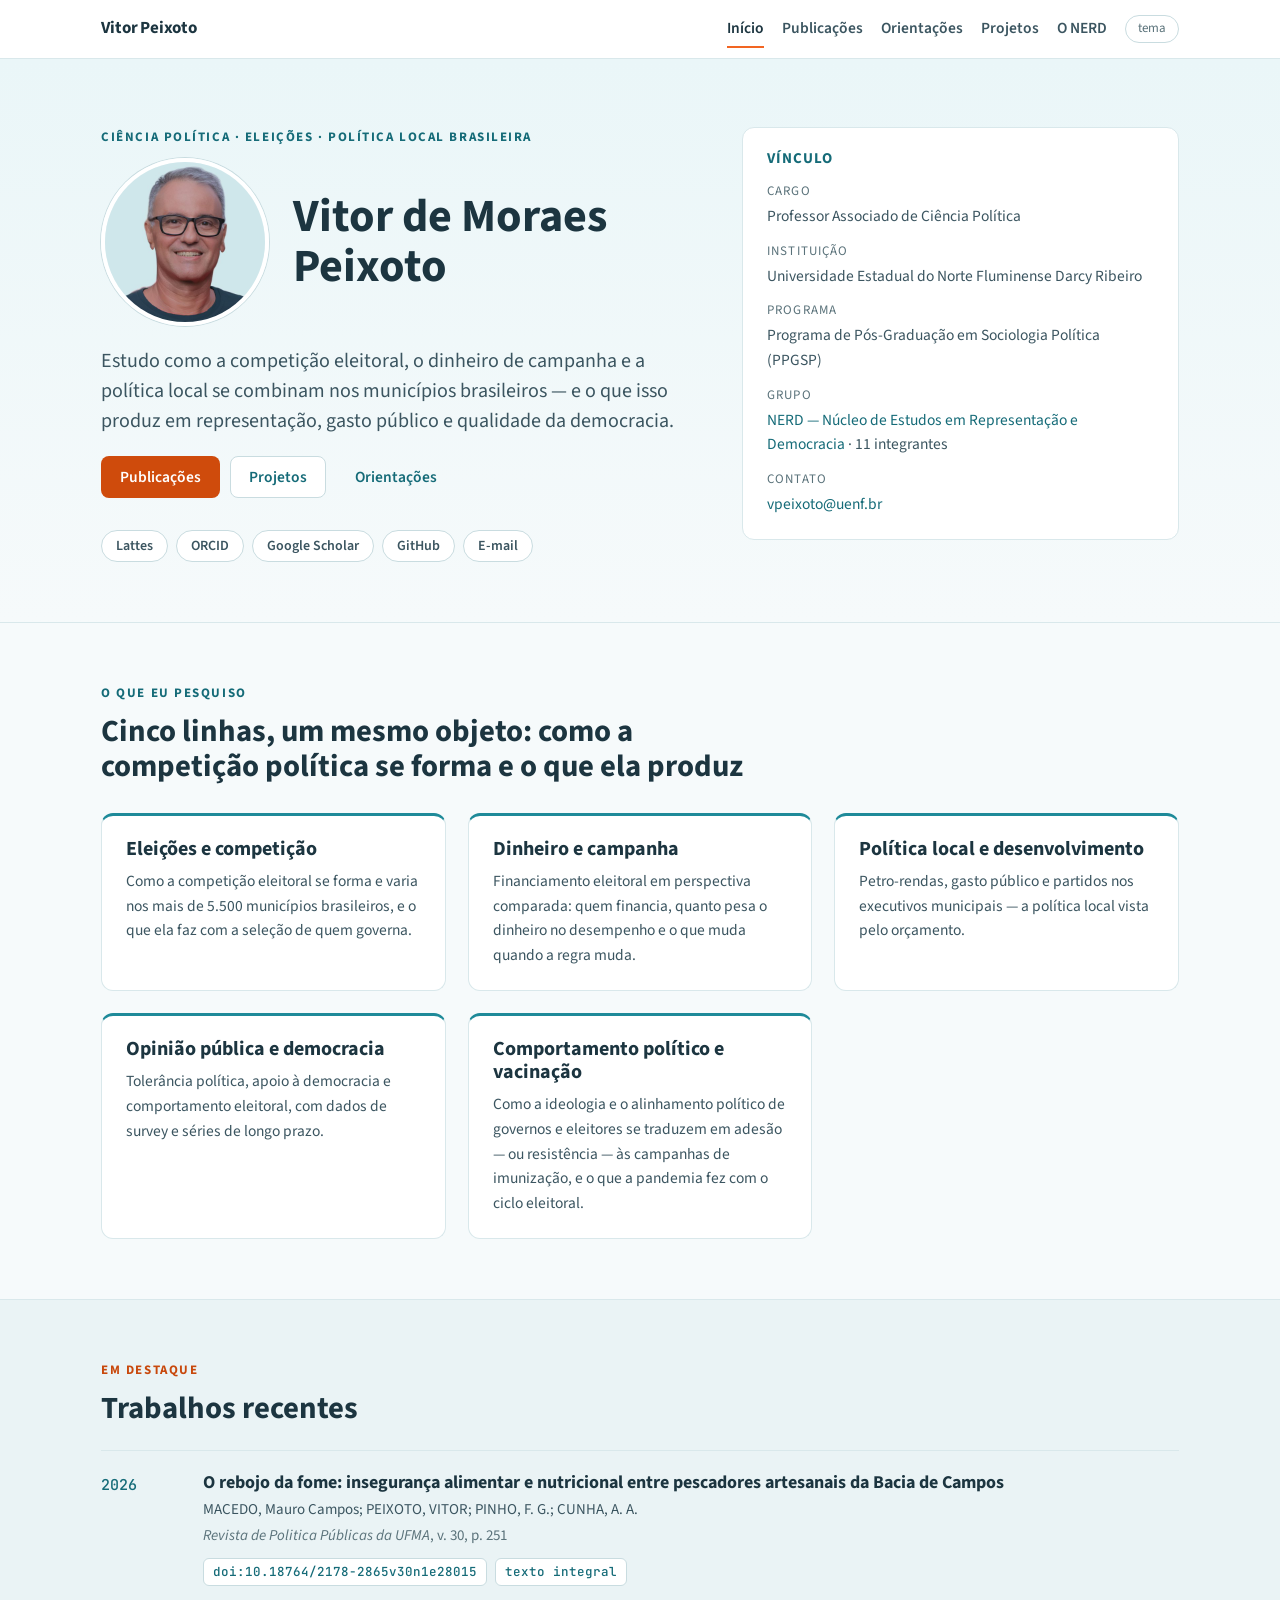
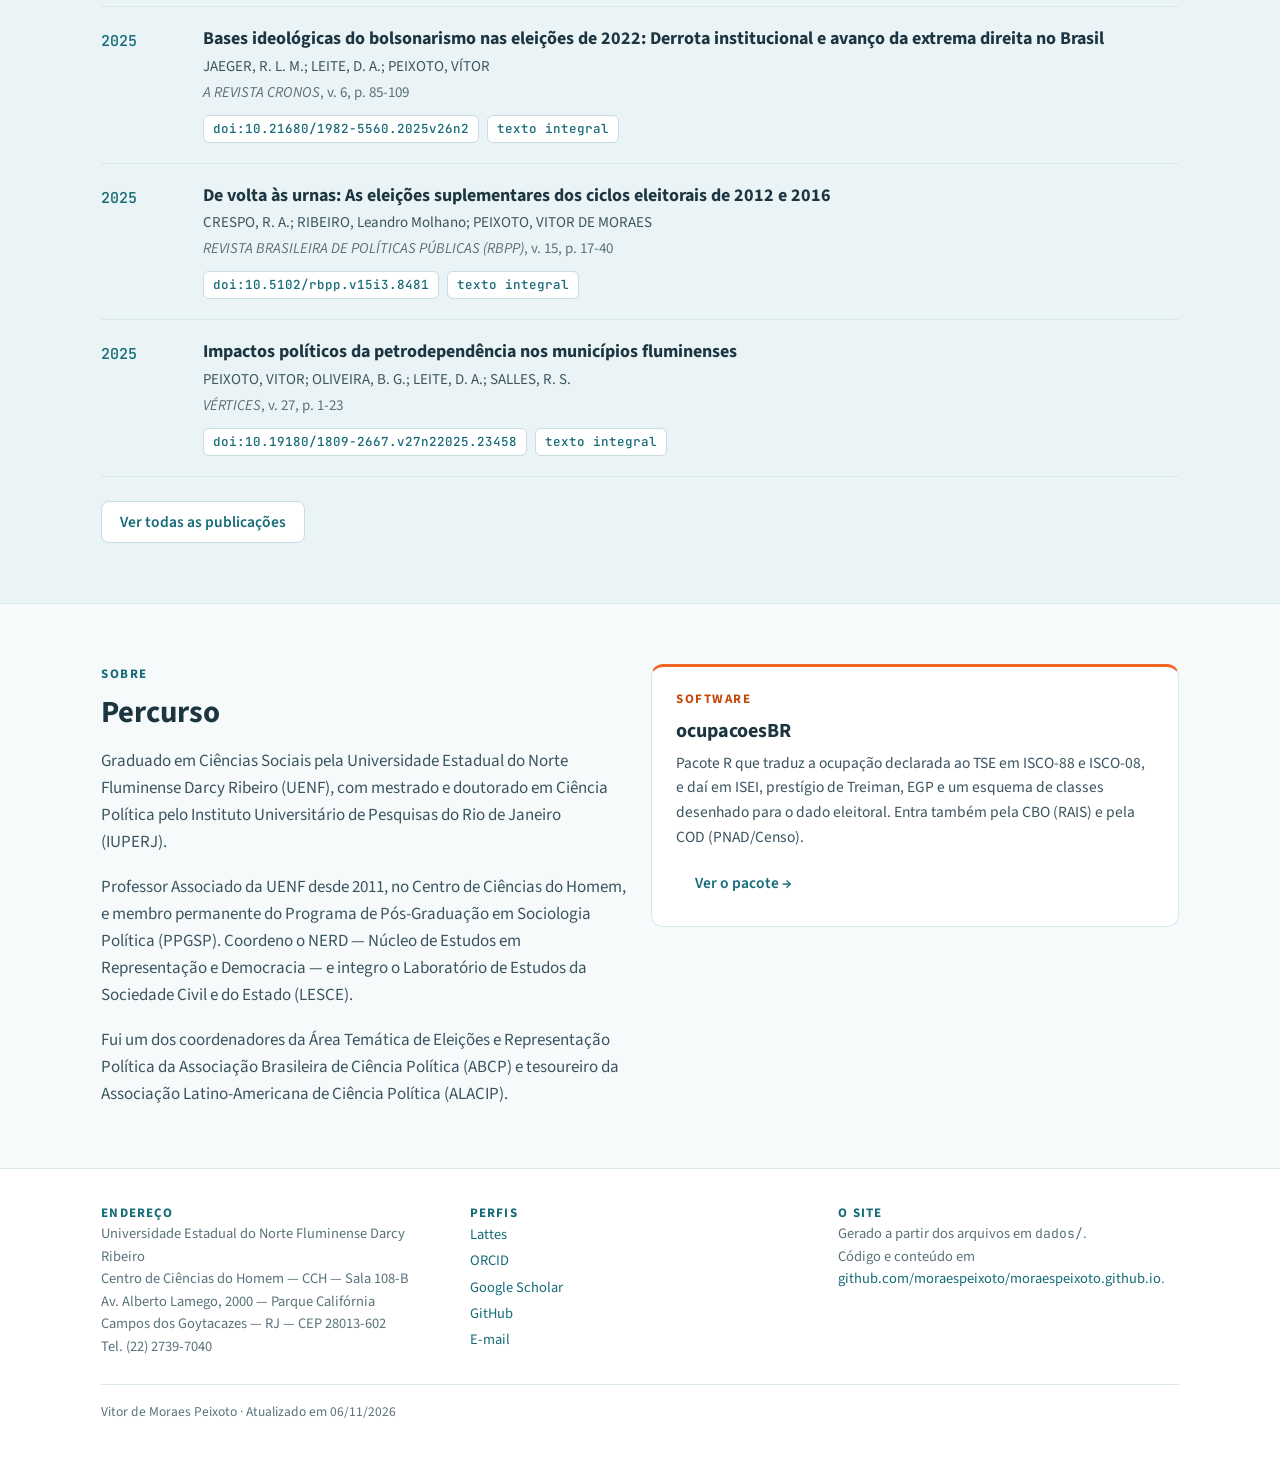
<file: index.html>
<!doctype html>
<html lang="pt-BR">
<head>
<meta charset="utf-8">
<meta name="viewport" content="width=device-width, initial-scale=1">
<title>Vitor de Moraes Peixoto</title>
<meta name="description" content="Estudo como a competição eleitoral, o dinheiro de campanha e a política local se combinam nos municípios brasileiros — e o que isso produz em representação, gasto público e qualidade da democracia.">
<meta name="author" content="Vitor de Moraes Peixoto">
<meta property="og:title" content="Vitor de Moraes Peixoto">
<meta property="og:description" content="Estudo como a competição eleitoral, o dinheiro de campanha e a política local se combinam nos municípios brasileiros — e o que isso produz em representação, gasto público e qualidade da democracia.">
<meta property="og:type" content="website">
<link rel="canonical" href="https://moraespeixoto.github.io/">
<meta property="og:url" content="https://moraespeixoto.github.io/">
<link rel="icon" href="fav.png">
<script>
(function () {
  try {
    var salvo = localStorage.getItem("vp-tema");
    if (salvo) document.documentElement.setAttribute("data-tema", salvo);
  } catch (erro) { /* navegacao privada: segue no tema do sistema */ }
})();
</script>
<link rel="preconnect" href="https://fonts.googleapis.com">
<link rel="preconnect" href="https://fonts.gstatic.com" crossorigin>
<link rel="stylesheet" href="https://fonts.googleapis.com/css2?family=Source+Sans+3:ital,wght@0,400;0,600;0,700;1,400&family=JetBrains+Mono:wght@400;500&display=swap">
<link rel="stylesheet" href="estilo.css">
</head>
<body>
<nav class="vp-nav">
<div class="vp-wrap vp-nav-int">
<a class="vp-marca" href="index.html">Vitor Peixoto</a>
<a class="vp-link" href="index.html" aria-current="page">Início</a>
<a class="vp-link" href="publicacoes.html">Publicações</a>
<a class="vp-link" href="orientacoes.html">Orientações</a>
<a class="vp-link" href="projetos.html">Projetos</a>
<a class="vp-link" href="nerd.html">O NERD</a>
<button class="vp-tema" type="button" id="vp-tema" aria-label="Alternar tema claro e escuro">tema</button>
</div>
</nav>
<main>
<div class="vp-hero">
<div class="vp-wrap vp-hero-grid">
<div class="vp-hero-texto">
<span class="vp-kicker">Ciência política · eleições · política local brasileira</span>
<div class="vp-hero-nome"><img class="vp-foto" src="fotos/vitor.jpg" width="168" height="168" alt="Vitor de Moraes Peixoto"><h1>Vitor de Moraes Peixoto</h1></div>
<p class="vp-lead">Estudo como a competição eleitoral, o dinheiro de campanha e a política local se combinam nos municípios brasileiros — e o que isso produz em representação, gasto público e qualidade da democracia.</p>
<div class="vp-cta">
<a class="vp-btn vp-btn-laranja" href="publicacoes.html">Publicações</a>
<a class="vp-btn vp-btn-claro" href="projetos.html">Projetos</a>
<a class="vp-btn vp-btn-nu" href="orientacoes.html">Orientações</a>
</div>
<ul class="vp-perfis"><li><a href="http://lattes.cnpq.br/4676437210734787" target="_blank" rel="noopener noreferrer">Lattes</a></li><li><a href="https://orcid.org/0000-0001-6618-3311" target="_blank" rel="noopener noreferrer">ORCID</a></li><li><a href="https://scholar.google.com/citations?user=gIb2-T4AAAAJ" target="_blank" rel="noopener noreferrer">Google Scholar</a></li><li><a href="https://github.com/moraespeixoto" target="_blank" rel="noopener noreferrer">GitHub</a></li><li><a href="mailto:vpeixoto@uenf.br">E-mail</a></li></ul>
</div>
<div class="vp-cartao-perfil">
<p class="vp-cartao-perfil-titulo">Vínculo</p>
<dl>
<dt>Cargo</dt><dd>Professor Associado de Ciência Política</dd>
<dt>Instituição</dt><dd>Universidade Estadual do Norte Fluminense Darcy Ribeiro</dd>
<dt>Programa</dt><dd>Programa de Pós-Graduação em Sociologia Política (PPGSP)</dd>
<dt>Grupo</dt><dd><a href="nerd.html">NERD — Núcleo de Estudos em Representação e Democracia</a> · 11 integrantes</dd>
<dt>Contato</dt><dd><a href="mailto:vpeixoto@uenf.br">vpeixoto@uenf.br</a></dd>
</dl>
</div>
</div>
</div>

<div class="vp-wrap vp-secao">
<span class="vp-kicker">O que eu pesquiso</span>
<h2>Cinco linhas, um mesmo objeto: como a competição política se forma e o que ela produz</h2>
<div class="vp-grade-3" style="margin-top:28px"><div class="vp-card vp-card-teal"><h3>Eleições e competição</h3><p>Como a competição eleitoral se forma e varia nos mais de 5.500 municípios brasileiros, e o que ela faz com a seleção de quem governa.</p></div><div class="vp-card vp-card-teal"><h3>Dinheiro e campanha</h3><p>Financiamento eleitoral em perspectiva comparada: quem financia, quanto pesa o dinheiro no desempenho e o que muda quando a regra muda.</p></div><div class="vp-card vp-card-teal"><h3>Política local e desenvolvimento</h3><p>Petro-rendas, gasto público e partidos nos executivos municipais — a política local vista pelo orçamento.</p></div><div class="vp-card vp-card-teal"><h3>Opinião pública e democracia</h3><p>Tolerância política, apoio à democracia e comportamento eleitoral, com dados de survey e séries de longo prazo.</p></div><div class="vp-card vp-card-teal"><h3>Comportamento político e vacinação</h3><p>Como a ideologia e o alinhamento político de governos e eleitores se traduzem em adesão — ou resistência — às campanhas de imunização, e o que a pandemia fez com o ciclo eleitoral.</p></div></div>
</div>

<div class="vp-secao-sup">
<div class="vp-wrap vp-secao">
<span class="vp-kicker vp-kicker-laranja">Em destaque</span>
<h2>Trabalhos recentes</h2>
<ul class="vp-lista" style="margin-top:24px"><li class="vp-item" data-tipo="artigo">
<div class="vp-ano">2026</div>
<div>
<p class="vp-item-titulo"><a href="https://doi.org/10.18764/2178-2865v30n1e28015" target="_blank" rel="noopener noreferrer">O rebojo da fome: insegurança alimentar e nutricional entre pescadores artesanais da Bacia de Campos</a></p>
<p class="vp-autores">MACEDO, Mauro Campos; PEIXOTO, VITOR; PINHO, F. G.; CUNHA, A. A.</p>
<p class="vp-veiculo"><em>Revista de Politica Públicas da UFMA</em>, v. 30, p. 251</p>
<div class="vp-links"><a class="vp-doi" href="https://doi.org/10.18764/2178-2865v30n1e28015" target="_blank" rel="noopener noreferrer">doi:10.18764/2178-2865v30n1e28015</a><a class="vp-ext" href="https://www.periodicoseletronicos.ufma.br/index.php/rppublica/article/view/28015/14960" target="_blank" rel="noopener noreferrer">texto integral</a></div>
</div>
</li><li class="vp-item" data-tipo="artigo">
<div class="vp-ano">2025</div>
<div>
<p class="vp-item-titulo"><a href="https://doi.org/10.21680/1982-5560.2025v26n2" target="_blank" rel="noopener noreferrer">Bases ideológicas do bolsonarismo nas eleições de 2022: Derrota institucional e avanço da extrema direita no Brasil</a></p>
<p class="vp-autores">JAEGER, R. L. M.; LEITE, D. A.; PEIXOTO, VÍTOR</p>
<p class="vp-veiculo"><em>A REVISTA CRONOS</em>, v. 6, p. 85-109</p>
<div class="vp-links"><a class="vp-doi" href="https://doi.org/10.21680/1982-5560.2025v26n2" target="_blank" rel="noopener noreferrer">doi:10.21680/1982-5560.2025v26n2</a><a class="vp-ext" href="https://periodicos.ufrn.br/cronos/article/view/39259" target="_blank" rel="noopener noreferrer">texto integral</a></div>
</div>
</li><li class="vp-item" data-tipo="artigo">
<div class="vp-ano">2025</div>
<div>
<p class="vp-item-titulo"><a href="https://doi.org/10.5102/rbpp.v15i3.8481" target="_blank" rel="noopener noreferrer">De volta às urnas: As eleições suplementares dos ciclos eleitorais de 2012 e 2016</a></p>
<p class="vp-autores">CRESPO, R. A.; RIBEIRO, Leandro Molhano; PEIXOTO, VITOR DE MORAES</p>
<p class="vp-veiculo"><em>REVISTA BRASILEIRA DE POLÍTICAS PÚBLICAS (RBPP)</em>, v. 15, p. 17-40</p>
<div class="vp-links"><a class="vp-doi" href="https://doi.org/10.5102/rbpp.v15i3.8481" target="_blank" rel="noopener noreferrer">doi:10.5102/rbpp.v15i3.8481</a><a class="vp-ext" href="https://www.publicacoes.uniceub.br/RBPP/article/view/8481/pdf" target="_blank" rel="noopener noreferrer">texto integral</a></div>
</div>
</li><li class="vp-item" data-tipo="artigo">
<div class="vp-ano">2025</div>
<div>
<p class="vp-item-titulo"><a href="https://doi.org/10.19180/1809-2667.v27n22025.23458" target="_blank" rel="noopener noreferrer">Impactos políticos da petrodependência nos municípios fluminenses</a></p>
<p class="vp-autores">PEIXOTO, VITOR; OLIVEIRA, B. G.; LEITE, D. A.; SALLES, R. S.</p>
<p class="vp-veiculo"><em>VÉRTICES</em>, v. 27, p. 1-23</p>
<div class="vp-links"><a class="vp-doi" href="https://doi.org/10.19180/1809-2667.v27n22025.23458" target="_blank" rel="noopener noreferrer">doi:10.19180/1809-2667.v27n22025.23458</a><a class="vp-ext" href="https://editoraessentia.iff.edu.br/index.php/vertices/article/view/23458" target="_blank" rel="noopener noreferrer">texto integral</a></div>
</div>
</li></ul>
<p style="margin-top:24px"><a class="vp-btn vp-btn-claro" href="publicacoes.html">Ver todas as publicações</a></p>
</div>
</div>

<div class="vp-wrap vp-secao">
<div class="vp-grade-2">
<div>
<span class="vp-kicker">Sobre</span>
<h2>Percurso</h2>
<div style="margin-top:18px"><p>Graduado em Ciências Sociais pela Universidade Estadual do Norte Fluminense Darcy
Ribeiro (UENF), com mestrado e doutorado em Ciência Política pelo Instituto
Universitário de Pesquisas do Rio de Janeiro (IUPERJ).</p>
<p>Professor Associado da UENF desde 2011, no Centro de Ciências do Homem, e membro
permanente do Programa de Pós-Graduação em Sociologia Política (PPGSP). Coordeno o
NERD — Núcleo de Estudos em Representação e Democracia — e integro o Laboratório de
Estudos da Sociedade Civil e do Estado (LESCE).</p>
<p>Fui um dos coordenadores da Área Temática de Eleições e Representação Política da
Associação Brasileira de Ciência Política (ABCP) e tesoureiro da Associação
Latino-Americana de Ciência Política (ALACIP).</p></div>
</div>
<div><div class="vp-card vp-card-laranja">
<span class="vp-kicker vp-kicker-laranja">Software</span>
<h3>ocupacoesBR</h3>
<p>Pacote R que traduz a ocupação declarada ao TSE em ISCO-88 e ISCO-08, e daí em ISEI, prestígio de Treiman, EGP e um esquema de classes desenhado para o dado eleitoral. Entra também pela CBO (RAIS) e pela COD (PNAD/Censo).</p>
<p style="margin-top:12px"><a class="vp-btn vp-btn-nu" href="https://moraespeixoto.github.io/ocupacoesBR/" target="_blank" rel="noopener noreferrer">Ver o pacote &rarr;</a></p>
</div></div>
</div>
</div>
</main>
<footer class="vp-rodape">
<div class="vp-wrap">
<div class="vp-rodape-grid">
<div>
<p class="vp-rodape-titulo">Endereço</p>
<p>Universidade Estadual do Norte Fluminense Darcy Ribeiro
Centro de Ciências do Homem — CCH — Sala 108-B
Av. Alberto Lamego, 2000 — Parque Califórnia
Campos dos Goytacazes — RJ — CEP 28013-602
Tel. (22) 2739-7040</p>
</div>
<div>
<p class="vp-rodape-titulo">Perfis</p>
<ul><li><a href="http://lattes.cnpq.br/4676437210734787" target="_blank" rel="noopener noreferrer">Lattes</a></li><li><a href="https://orcid.org/0000-0001-6618-3311" target="_blank" rel="noopener noreferrer">ORCID</a></li><li><a href="https://scholar.google.com/citations?user=gIb2-T4AAAAJ" target="_blank" rel="noopener noreferrer">Google Scholar</a></li><li><a href="https://github.com/moraespeixoto" target="_blank" rel="noopener noreferrer">GitHub</a></li><li><a href="mailto:vpeixoto@uenf.br">E-mail</a></li></ul>
</div>
<div>
<p class="vp-rodape-titulo">O site</p>
<p>Gerado a partir dos arquivos em <code>dados/</code>.
Código e conteúdo em <a href="https://github.com/moraespeixoto/moraespeixoto.github.io" target="_blank" rel="noopener noreferrer">github.com/moraespeixoto/moraespeixoto.github.io</a>.</p>
</div>
</div>
<div class="vp-rodape-fim">Vitor de Moraes Peixoto · Atualizado em 06/11/2026</div>
</div>
</footer>
<script>
(function () {
  var raiz = document.documentElement;
  var botao = document.getElementById("vp-tema");
  if (!botao) return;
  botao.addEventListener("click", function () {
    var escuro = raiz.getAttribute("data-tema") === "escuro";
    if (!raiz.getAttribute("data-tema")) {
      escuro = window.matchMedia("(prefers-color-scheme: dark)").matches;
    }
    var novo = escuro ? "claro" : "escuro";
    raiz.setAttribute("data-tema", novo);
    try { localStorage.setItem("vp-tema", novo); } catch (erro) { /* idem */ }
  });
})();
</script>

</body>
</html>
</file>
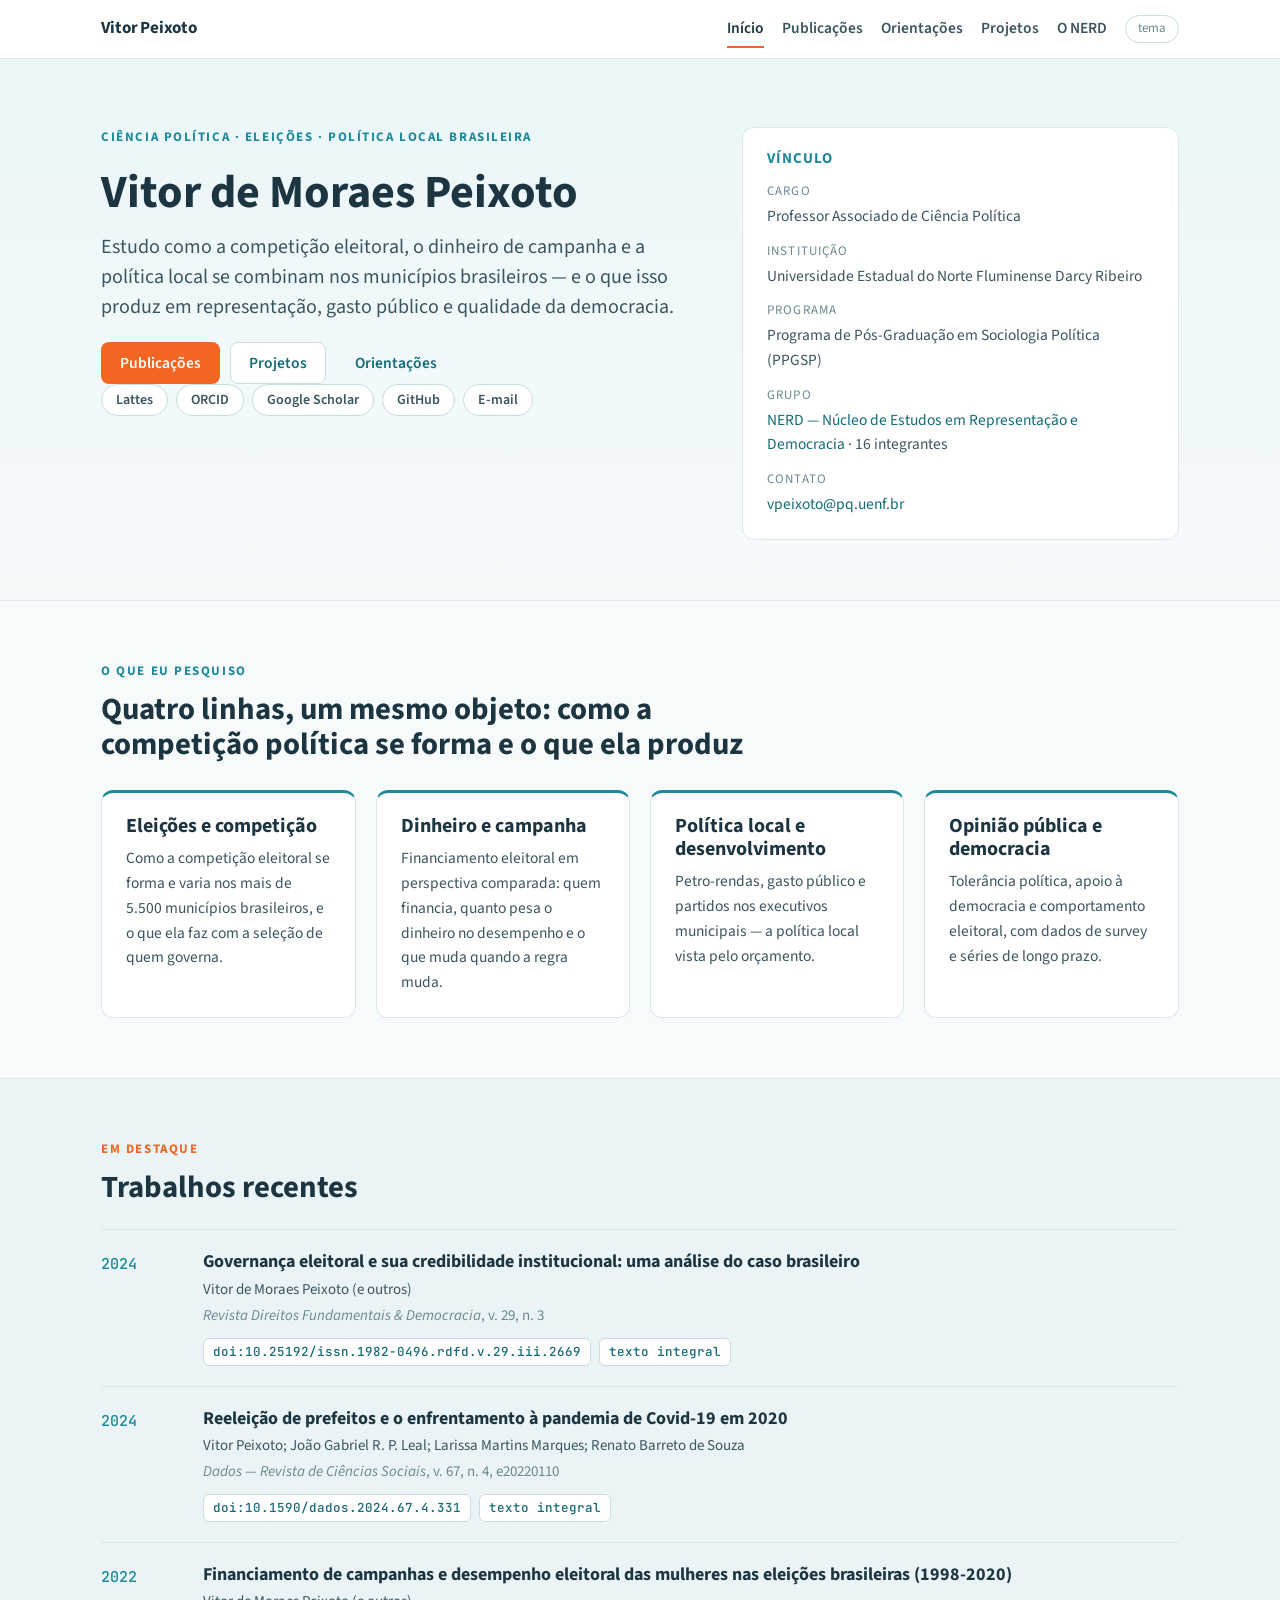
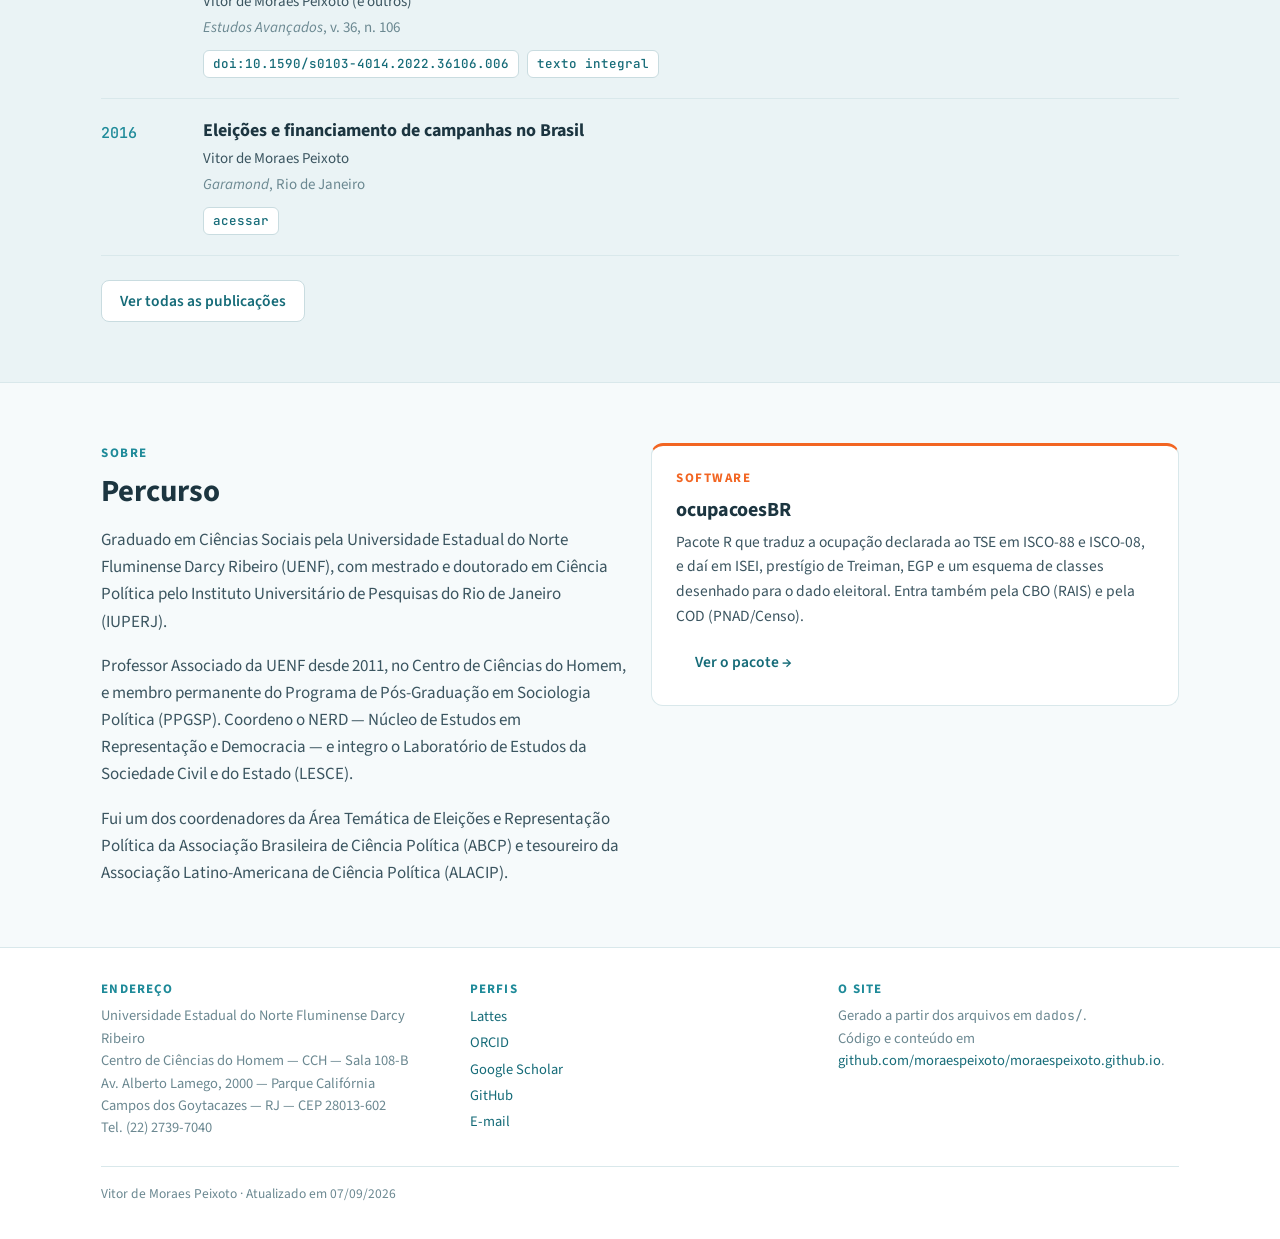
<file: docs/index.html>
<!doctype html>
<html lang="pt-BR">
<head>
<meta charset="utf-8">
<meta name="viewport" content="width=device-width, initial-scale=1">
<title>Vitor de Moraes Peixoto</title>
<meta name="description" content="Estudo como a competição eleitoral, o dinheiro de campanha e a política local se combinam nos municípios brasileiros — e o que isso produz em representação, gasto público e qualidade da democracia.">
<meta name="author" content="Vitor de Moraes Peixoto">
<meta property="og:title" content="Vitor de Moraes Peixoto">
<meta property="og:description" content="Estudo como a competição eleitoral, o dinheiro de campanha e a política local se combinam nos municípios brasileiros — e o que isso produz em representação, gasto público e qualidade da democracia.">
<meta property="og:type" content="website">
<link rel="canonical" href="https://moraespeixoto.github.io/">
<meta property="og:url" content="https://moraespeixoto.github.io/">
<link rel="icon" href="fav.png">
<link rel="preconnect" href="https://fonts.googleapis.com">
<link rel="preconnect" href="https://fonts.gstatic.com" crossorigin>
<link rel="stylesheet" href="https://fonts.googleapis.com/css2?family=Source+Sans+3:ital,wght@0,400;0,600;0,700;1,400&family=JetBrains+Mono:wght@400;500&display=swap">
<link rel="stylesheet" href="estilo.css">
</head>
<body>
<nav class="vp-nav">
<div class="vp-wrap vp-nav-int">
<a class="vp-marca" href="index.html">Vitor Peixoto</a>
<a class="vp-link" href="index.html" aria-current="page">Início</a>
<a class="vp-link" href="publicacoes.html">Publicações</a>
<a class="vp-link" href="orientacoes.html">Orientações</a>
<a class="vp-link" href="projetos.html">Projetos</a>
<a class="vp-link" href="nerd.html">O NERD</a>
<button class="vp-tema" type="button" id="vp-tema" aria-label="Alternar tema claro e escuro">tema</button>
</div>
</nav>
<main>
<div class="vp-hero">
<div class="vp-wrap vp-hero-grid">
<div class="vp-hero-texto">
<span class="vp-kicker">Ciência política · eleições · política local brasileira</span>
<h1>Vitor de Moraes Peixoto</h1>
<p class="vp-lead">Estudo como a competição eleitoral, o dinheiro de campanha e a política local se combinam nos municípios brasileiros — e o que isso produz em representação, gasto público e qualidade da democracia.</p>
<div class="vp-cta">
<a class="vp-btn vp-btn-laranja" href="publicacoes.html">Publicações</a>
<a class="vp-btn vp-btn-claro" href="projetos.html">Projetos</a>
<a class="vp-btn vp-btn-nu" href="orientacoes.html">Orientações</a>
</div>
<ul class="vp-perfis"><li><a href="http://lattes.cnpq.br/4676437210734787">Lattes</a></li><li><a href="https://orcid.org/0000-0001-6618-3311">ORCID</a></li><li><a href="https://scholar.google.com/citations?user=gIb2-T4AAAAJ">Google Scholar</a></li><li><a href="https://github.com/moraespeixoto">GitHub</a></li><li><a href="mailto:vpeixoto@pq.uenf.br">E-mail</a></li></ul>
</div>
<div class="vp-cartao-perfil">
<h3>Vínculo</h3>
<dl>
<dt>Cargo</dt><dd>Professor Associado de Ciência Política</dd>
<dt>Instituição</dt><dd>Universidade Estadual do Norte Fluminense Darcy Ribeiro</dd>
<dt>Programa</dt><dd>Programa de Pós-Graduação em Sociologia Política (PPGSP)</dd>
<dt>Grupo</dt><dd><a href="nerd.html">NERD — Núcleo de Estudos em Representação e Democracia</a> · 16 integrantes</dd>
<dt>Contato</dt><dd><a href="mailto:vpeixoto@pq.uenf.br">vpeixoto@pq.uenf.br</a></dd>
</dl>
</div>
</div>
</div>

<div class="vp-wrap vp-secao">
<span class="vp-kicker">O que eu pesquiso</span>
<h2>Quatro linhas, um mesmo objeto: como a competição política se forma e o que ela produz</h2>
<div class="vp-grade-4" style="margin-top:28px"><div class="vp-card vp-card-teal"><h3>Eleições e competição</h3><p>Como a competição eleitoral se forma e varia nos mais de 5.500 municípios brasileiros, e o que ela faz com a seleção de quem governa.</p></div><div class="vp-card vp-card-teal"><h3>Dinheiro e campanha</h3><p>Financiamento eleitoral em perspectiva comparada: quem financia, quanto pesa o dinheiro no desempenho e o que muda quando a regra muda.</p></div><div class="vp-card vp-card-teal"><h3>Política local e desenvolvimento</h3><p>Petro-rendas, gasto público e partidos nos executivos municipais — a política local vista pelo orçamento.</p></div><div class="vp-card vp-card-teal"><h3>Opinião pública e democracia</h3><p>Tolerância política, apoio à democracia e comportamento eleitoral, com dados de survey e séries de longo prazo.</p></div></div>
</div>

<div class="vp-secao-sup">
<div class="vp-wrap vp-secao">
<span class="vp-kicker vp-kicker-laranja">Em destaque</span>
<h2>Trabalhos recentes</h2>
<ul class="vp-lista" style="margin-top:24px"><li class="vp-item" data-tipo="artigo">
<div class="vp-ano">2024</div>
<div>
<p class="vp-item-titulo"><a href="https://doi.org/10.25192/issn.1982-0496.rdfd.v.29.iii.2669">Governança eleitoral e sua credibilidade institucional: uma análise do caso brasileiro</a></p>
<p class="vp-autores">Vitor de Moraes Peixoto (e outros)</p>
<p class="vp-veiculo"><em>Revista Direitos Fundamentais &amp; Democracia</em>, v. 29, n. 3</p>
<div class="vp-links"><a class="vp-doi" href="https://doi.org/10.25192/issn.1982-0496.rdfd.v.29.iii.2669">doi:10.25192/issn.1982-0496.rdfd.v.29.iii.2669</a><a class="vp-ext" href="https://revistaeletronicardfd.unibrasil.com.br/index.php/rdfd/article/view/2669">texto integral</a></div>
</div>
</li><li class="vp-item" data-tipo="artigo">
<div class="vp-ano">2024</div>
<div>
<p class="vp-item-titulo"><a href="https://doi.org/10.1590/dados.2024.67.4.331">Reeleição de prefeitos e o enfrentamento à pandemia de Covid-19 em 2020</a></p>
<p class="vp-autores">Vitor Peixoto; João Gabriel R. P. Leal; Larissa Martins Marques; Renato Barreto de Souza</p>
<p class="vp-veiculo"><em>Dados — Revista de Ciências Sociais</em>, v. 67, n. 4, e20220110</p>
<div class="vp-links"><a class="vp-doi" href="https://doi.org/10.1590/dados.2024.67.4.331">doi:10.1590/dados.2024.67.4.331</a><a class="vp-ext" href="https://www.scielo.br/j/dados/a/rrmHDstxPX5MNTfKMJPDRXw/">texto integral</a></div>
</div>
</li><li class="vp-item" data-tipo="artigo">
<div class="vp-ano">2022</div>
<div>
<p class="vp-item-titulo"><a href="https://doi.org/10.1590/s0103-4014.2022.36106.006">Financiamento de campanhas e desempenho eleitoral das mulheres nas eleições brasileiras (1998-2020)</a></p>
<p class="vp-autores">Vitor de Moraes Peixoto (e outros)</p>
<p class="vp-veiculo"><em>Estudos Avançados</em>, v. 36, n. 106</p>
<div class="vp-links"><a class="vp-doi" href="https://doi.org/10.1590/s0103-4014.2022.36106.006">doi:10.1590/s0103-4014.2022.36106.006</a><a class="vp-ext" href="https://revistas.usp.br/eav/article/view/205984">texto integral</a></div>
</div>
</li><li class="vp-item" data-tipo="livro">
<div class="vp-ano">2016</div>
<div>
<p class="vp-item-titulo"><a href="https://www.amazon.com.br/dp/8576174391">Eleições e financiamento de campanhas no Brasil</a></p>
<p class="vp-autores">Vitor de Moraes Peixoto</p>
<p class="vp-veiculo"><em>Garamond</em>, Rio de Janeiro</p>
<div class="vp-links"><a class="vp-ext" href="https://www.amazon.com.br/dp/8576174391">acessar</a></div>
</div>
</li></ul>
<p style="margin-top:24px"><a class="vp-btn vp-btn-claro" href="publicacoes.html">Ver todas as publicações</a></p>
</div>
</div>

<div class="vp-wrap vp-secao">
<div class="vp-grade-2">
<div>
<span class="vp-kicker">Sobre</span>
<h2>Percurso</h2>
<div style="margin-top:18px"><p>Graduado em Ciências Sociais pela Universidade Estadual do Norte Fluminense Darcy
Ribeiro (UENF), com mestrado e doutorado em Ciência Política pelo Instituto
Universitário de Pesquisas do Rio de Janeiro (IUPERJ).</p>
<p>Professor Associado da UENF desde 2011, no Centro de Ciências do Homem, e membro
permanente do Programa de Pós-Graduação em Sociologia Política (PPGSP). Coordeno o
NERD — Núcleo de Estudos em Representação e Democracia — e integro o Laboratório de
Estudos da Sociedade Civil e do Estado (LESCE).</p>
<p>Fui um dos coordenadores da Área Temática de Eleições e Representação Política da
Associação Brasileira de Ciência Política (ABCP) e tesoureiro da Associação
Latino-Americana de Ciência Política (ALACIP).</p></div>
</div>
<div><div class="vp-card vp-card-laranja">
<span class="vp-kicker vp-kicker-laranja">Software</span>
<h3>ocupacoesBR</h3>
<p>Pacote R que traduz a ocupação declarada ao TSE em ISCO-88 e ISCO-08, e daí em ISEI, prestígio de Treiman, EGP e um esquema de classes desenhado para o dado eleitoral. Entra também pela CBO (RAIS) e pela COD (PNAD/Censo).</p>
<p style="margin-top:12px"><a class="vp-btn vp-btn-nu" href="https://moraespeixoto.github.io/ocupacoesBR/">Ver o pacote &rarr;</a></p>
</div></div>
</div>
</div>
</main>
<footer class="vp-rodape">
<div class="vp-wrap">
<div class="vp-rodape-grid">
<div>
<h4>Endereço</h4>
<p>Universidade Estadual do Norte Fluminense Darcy Ribeiro
Centro de Ciências do Homem — CCH — Sala 108-B
Av. Alberto Lamego, 2000 — Parque Califórnia
Campos dos Goytacazes — RJ — CEP 28013-602
Tel. (22) 2739-7040</p>
</div>
<div>
<h4>Perfis</h4>
<ul><li><a href="http://lattes.cnpq.br/4676437210734787">Lattes</a></li><li><a href="https://orcid.org/0000-0001-6618-3311">ORCID</a></li><li><a href="https://scholar.google.com/citations?user=gIb2-T4AAAAJ">Google Scholar</a></li><li><a href="https://github.com/moraespeixoto">GitHub</a></li><li><a href="mailto:vpeixoto@pq.uenf.br">E-mail</a></li></ul>
</div>
<div>
<h4>O site</h4>
<p>Gerado a partir dos arquivos em <code>dados/</code>.
Código e conteúdo em <a href="https://github.com/moraespeixoto/moraespeixoto.github.io">github.com/moraespeixoto/moraespeixoto.github.io</a>.</p>
</div>
</div>
<div class="vp-rodape-fim">Vitor de Moraes Peixoto · Atualizado em 07/09/2026</div>
</div>
</footer>
<script>
(function () {
  var raiz = document.documentElement;
  try {
    var salvo = localStorage.getItem("vp-tema");
    if (salvo) raiz.setAttribute("data-tema", salvo);
  } catch (erro) { /* navegacao privada: segue no tema do sistema */ }
  var botao = document.getElementById("vp-tema");
  if (!botao) return;
  botao.addEventListener("click", function () {
    var escuro = raiz.getAttribute("data-tema") === "escuro";
    if (!raiz.getAttribute("data-tema")) {
      escuro = window.matchMedia("(prefers-color-scheme: dark)").matches;
    }
    var novo = escuro ? "claro" : "escuro";
    raiz.setAttribute("data-tema", novo);
    try { localStorage.setItem("vp-tema", novo); } catch (erro) { /* idem */ }
  });
})();
</script>

</body>
</html>
</file>
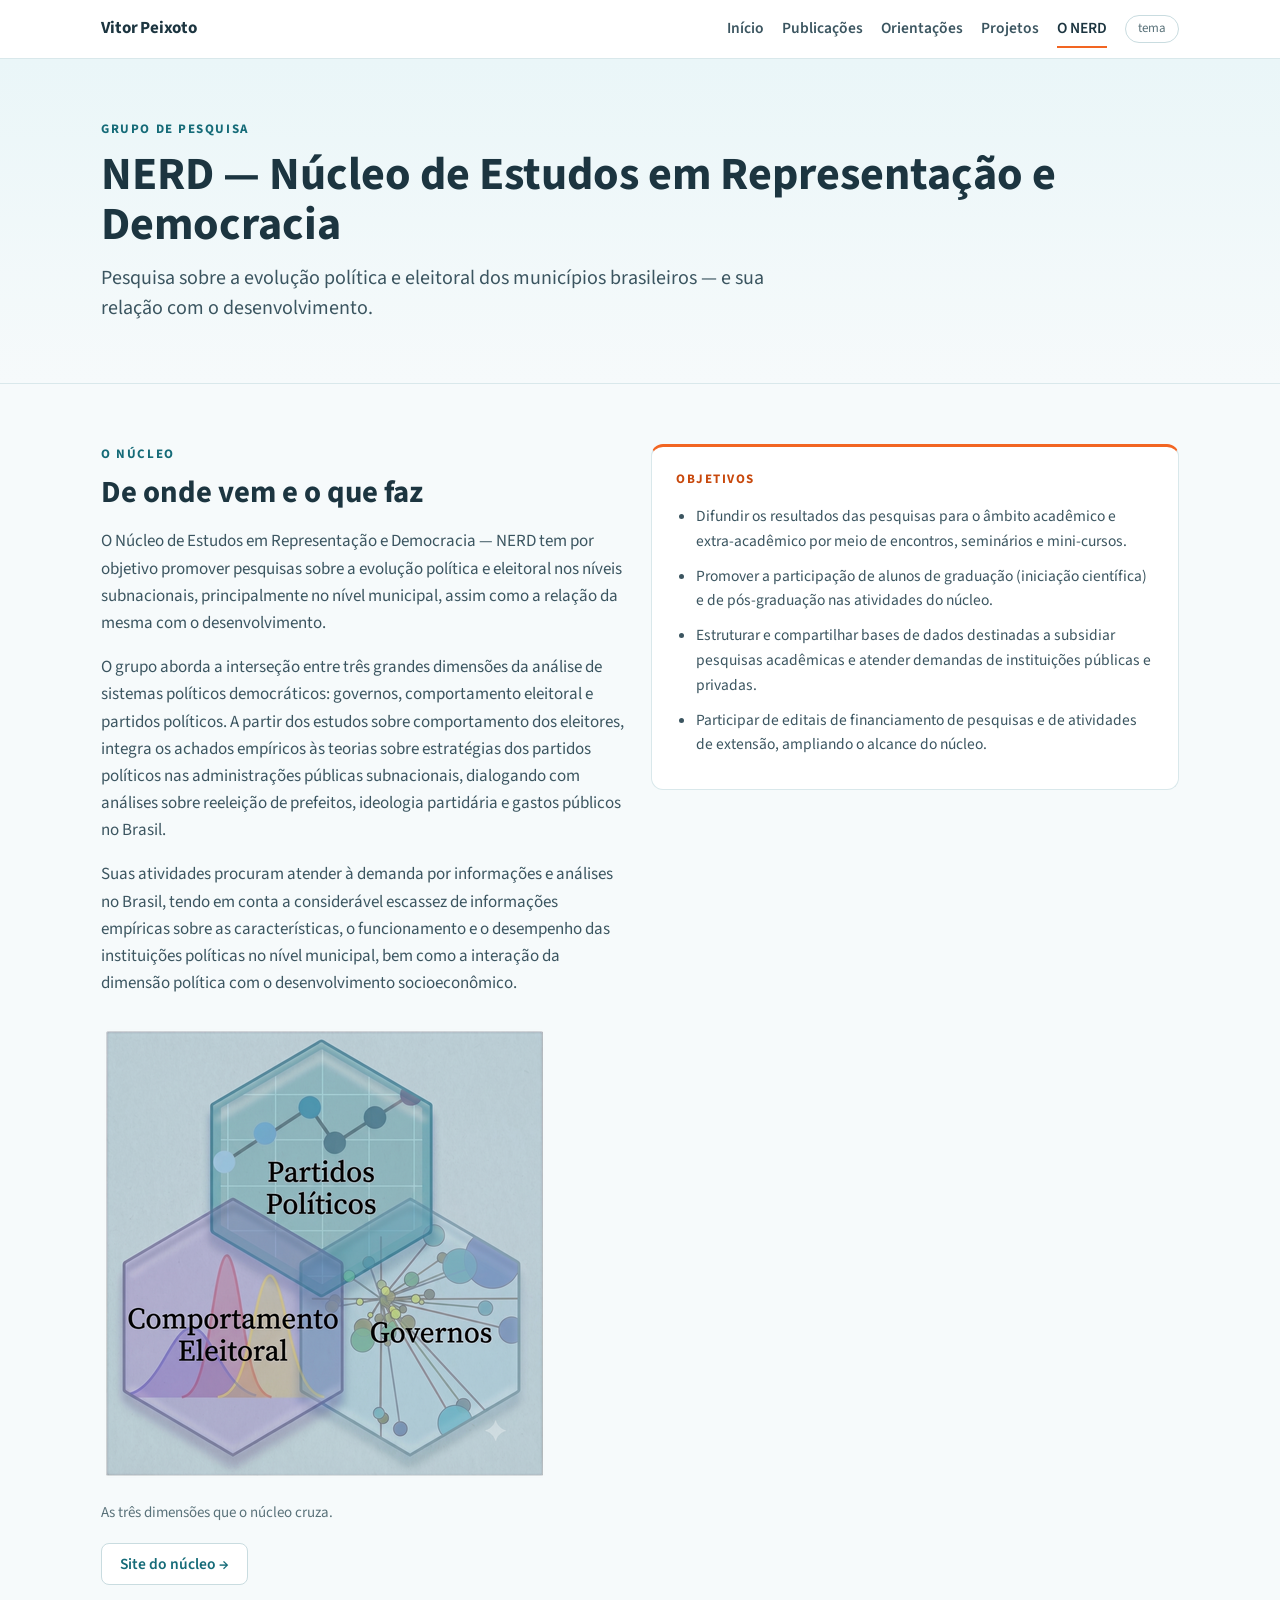
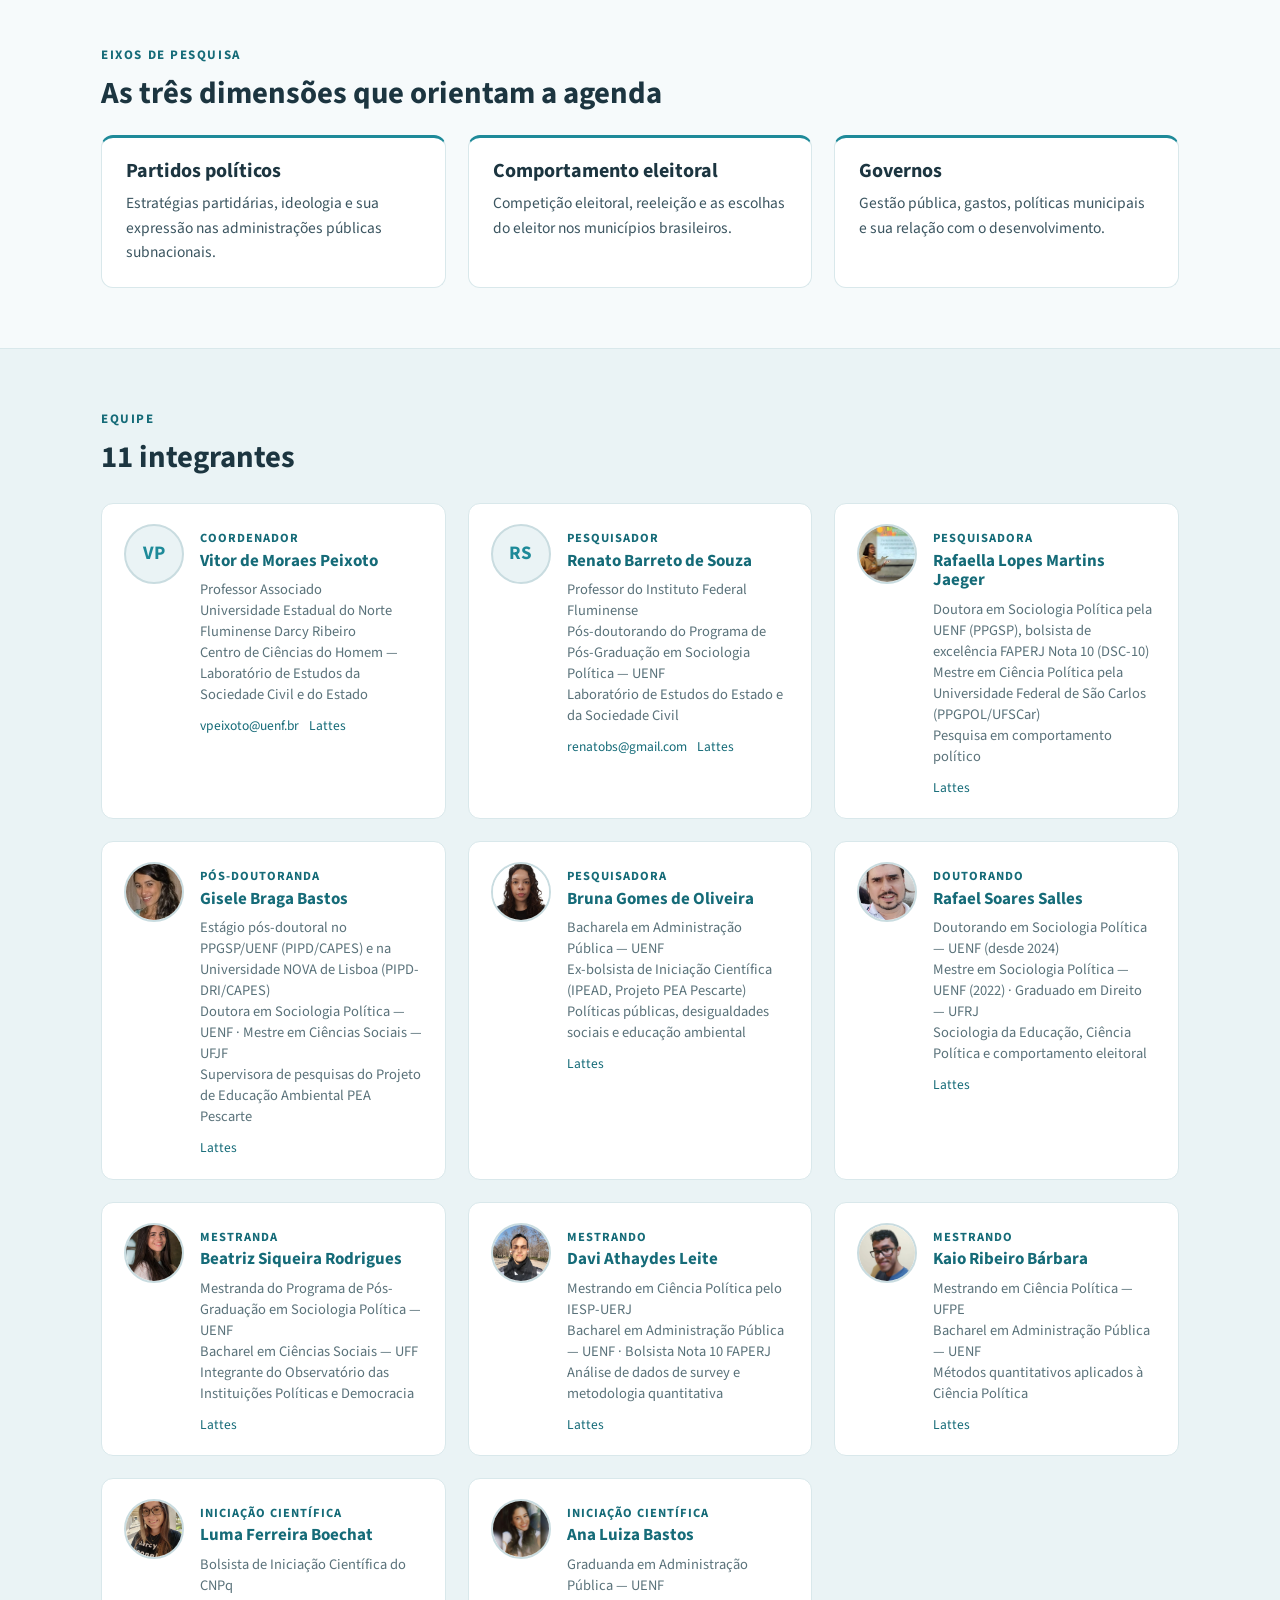
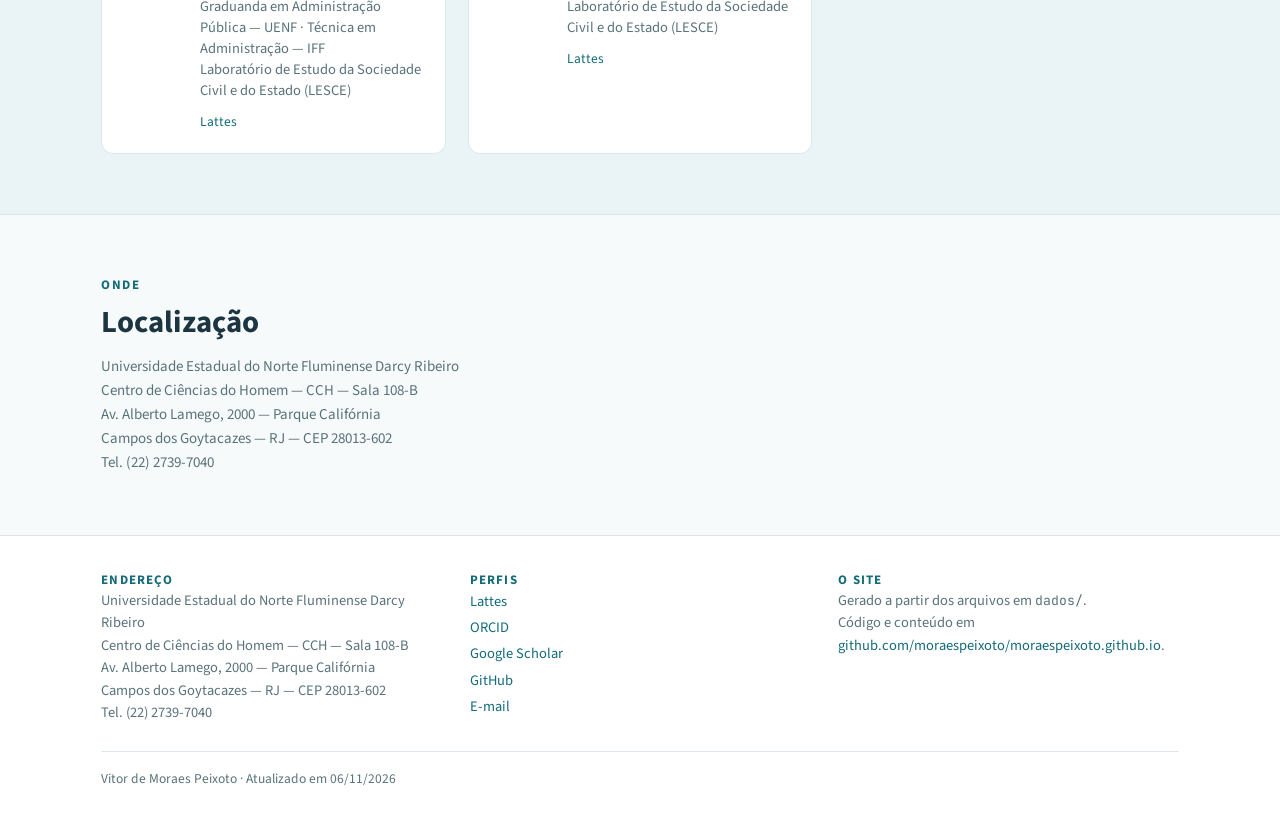
<file: nerd.html>
<!doctype html>
<html lang="pt-BR">
<head>
<meta charset="utf-8">
<meta name="viewport" content="width=device-width, initial-scale=1">
<title>O NERD · Vitor de Moraes Peixoto</title>
<meta name="description" content="Pesquisa sobre a evolução política e eleitoral dos municípios brasileiros — e sua relação com o desenvolvimento.">
<meta name="author" content="Vitor de Moraes Peixoto">
<meta property="og:title" content="O NERD · Vitor de Moraes Peixoto">
<meta property="og:description" content="Pesquisa sobre a evolução política e eleitoral dos municípios brasileiros — e sua relação com o desenvolvimento.">
<meta property="og:type" content="website">
<link rel="canonical" href="https://moraespeixoto.github.io/nerd.html">
<meta property="og:url" content="https://moraespeixoto.github.io/nerd.html">
<link rel="icon" href="fav.png">
<script>
(function () {
  try {
    var salvo = localStorage.getItem("vp-tema");
    if (salvo) document.documentElement.setAttribute("data-tema", salvo);
  } catch (erro) { /* navegacao privada: segue no tema do sistema */ }
})();
</script>
<link rel="preconnect" href="https://fonts.googleapis.com">
<link rel="preconnect" href="https://fonts.gstatic.com" crossorigin>
<link rel="stylesheet" href="https://fonts.googleapis.com/css2?family=Source+Sans+3:ital,wght@0,400;0,600;0,700;1,400&family=JetBrains+Mono:wght@400;500&display=swap">
<link rel="stylesheet" href="estilo.css">
</head>
<body>
<nav class="vp-nav">
<div class="vp-wrap vp-nav-int">
<a class="vp-marca" href="index.html">Vitor Peixoto</a>
<a class="vp-link" href="index.html">Início</a>
<a class="vp-link" href="publicacoes.html">Publicações</a>
<a class="vp-link" href="orientacoes.html">Orientações</a>
<a class="vp-link" href="projetos.html">Projetos</a>
<a class="vp-link" href="nerd.html" aria-current="page">O NERD</a>
<button class="vp-tema" type="button" id="vp-tema" aria-label="Alternar tema claro e escuro">tema</button>
</div>
</nav>
<main>
<div class="vp-hero">
<div class="vp-wrap vp-secao">
<span class="vp-kicker">Grupo de pesquisa</span>
<h1>NERD — Núcleo de Estudos em Representação e Democracia</h1>
<p class="vp-lead">Pesquisa sobre a evolução política e eleitoral dos municípios brasileiros — e sua relação com o desenvolvimento.</p>
</div>
</div>
<div class="vp-wrap vp-secao">
<div class="vp-grade-2">
<div>
<span class="vp-kicker">O núcleo</span>
<h2>De onde vem e o que faz</h2>
<div style="margin-top:18px"><p>O Núcleo de Estudos em Representação e Democracia — NERD tem por objetivo
promover pesquisas sobre a evolução política e eleitoral nos níveis subnacionais,
principalmente no nível municipal, assim como a relação da mesma com o
desenvolvimento.</p>
<p>O grupo aborda a interseção entre três grandes dimensões da análise de sistemas
políticos democráticos: governos, comportamento eleitoral e partidos políticos. A
partir dos estudos sobre comportamento dos eleitores, integra os achados empíricos
às teorias sobre estratégias dos partidos políticos nas administrações públicas
subnacionais, dialogando com análises sobre reeleição de prefeitos, ideologia
partidária e gastos públicos no Brasil.</p>
<p>Suas atividades procuram atender à demanda por informações e análises no Brasil,
tendo em conta a considerável escassez de informações empíricas sobre as
características, o funcionamento e o desempenho das instituições políticas no
nível municipal, bem como a interação da dimensão política com o desenvolvimento
socioeconômico.</p></div>
<figure style="margin:26px 0 0">
<img src="nerd_diagrama_venn.png" alt="Diagrama do NERD: a interseção entre governos, comportamento eleitoral e partidos políticos">
<figcaption class="vp-fraco" style="margin-top:8px">As três dimensões que o núcleo cruza.</figcaption>
</figure>
<p style="margin-top:18px"><a class="vp-btn vp-btn-claro" href="https://vpeixoto1981.gitlab.io/nerd_site/" target="_blank" rel="noopener noreferrer">Site do núcleo &rarr;</a></p>
</div>
<div class="vp-card vp-card-laranja">
<span class="vp-kicker vp-kicker-laranja">Objetivos</span>
<ul style="margin:14px 0 0; padding-left:20px; font-size:15.5px"><li style="margin-bottom:10px">Difundir os resultados das pesquisas para o âmbito acadêmico e extra-acadêmico por meio de encontros, seminários e mini-cursos.</li><li style="margin-bottom:10px">Promover a participação de alunos de graduação (iniciação científica) e de pós-graduação nas atividades do núcleo.</li><li style="margin-bottom:10px">Estruturar e compartilhar bases de dados destinadas a subsidiar pesquisas acadêmicas e atender demandas de instituições públicas e privadas.</li><li style="margin-bottom:10px">Participar de editais de financiamento de pesquisas e de atividades de extensão, ampliando o alcance do núcleo.</li></ul>
</div>
</div>
</div>

<div class="vp-wrap vp-secao" style="padding-top:0">
<span class="vp-kicker">Eixos de pesquisa</span>
<h2>As três dimensões que orientam a agenda</h2>
<div class="vp-grade-3" style="margin-top:24px"><div class="vp-card vp-card-teal"><h3>Partidos políticos</h3><p>Estratégias partidárias, ideologia e sua expressão nas administrações públicas subnacionais.</p></div><div class="vp-card vp-card-teal"><h3>Comportamento eleitoral</h3><p>Competição eleitoral, reeleição e as escolhas do eleitor nos municípios brasileiros.</p></div><div class="vp-card vp-card-teal"><h3>Governos</h3><p>Gestão pública, gastos, políticas municipais e sua relação com o desenvolvimento.</p></div></div>
</div>

<div class="vp-secao-sup">
<div class="vp-wrap vp-secao">
<span class="vp-kicker">Equipe</span>
<h2>11 integrantes</h2>
<div class="vp-grade-3" style="margin-top:28px"><div class="vp-membro">
<div class="vp-avatar vp-avatar-vazio" aria-hidden="true">VP</div>
<div class="vp-membro-texto">
<span class="vp-papel">Coordenador</span>
<h3><a href="http://lattes.cnpq.br/4676437210734787" target="_blank" rel="noopener noreferrer">Vitor de Moraes Peixoto</a></h3>
<p class="vp-vinculo">Professor Associado
Universidade Estadual do Norte Fluminense Darcy Ribeiro
Centro de Ciências do Homem — Laboratório de Estudos da Sociedade Civil e do Estado</p>
<div class="vp-contato"><a href="mailto:vpeixoto@uenf.br">vpeixoto@uenf.br</a><a href="http://lattes.cnpq.br/4676437210734787" target="_blank" rel="noopener noreferrer">Lattes</a></div>
</div>
</div><div class="vp-membro">
<div class="vp-avatar vp-avatar-vazio" aria-hidden="true">RS</div>
<div class="vp-membro-texto">
<span class="vp-papel">Pesquisador</span>
<h3><a href="http://lattes.cnpq.br/4208615645719699" target="_blank" rel="noopener noreferrer">Renato Barreto de Souza</a></h3>
<p class="vp-vinculo">Professor do Instituto Federal Fluminense
Pós-doutorando do Programa de Pós-Graduação em Sociologia Política — UENF
Laboratório de Estudos do Estado e da Sociedade Civil</p>
<div class="vp-contato"><a href="mailto:renatobs@gmail.com">renatobs@gmail.com</a><a href="http://lattes.cnpq.br/4208615645719699" target="_blank" rel="noopener noreferrer">Lattes</a></div>
</div>
</div><div class="vp-membro">
<img class="vp-avatar" src="fotos/jaeger.jpg" alt="Rafaella Lopes Martins Jaeger" loading="lazy">
<div class="vp-membro-texto">
<span class="vp-papel">Pesquisadora</span>
<h3><a href="http://lattes.cnpq.br/2315282054349295" target="_blank" rel="noopener noreferrer">Rafaella Lopes Martins Jaeger</a></h3>
<p class="vp-vinculo">Doutora em Sociologia Política pela UENF (PPGSP), bolsista de excelência FAPERJ Nota 10 (DSC-10)
Mestre em Ciência Política pela Universidade Federal de São Carlos (PPGPOL/UFSCar)
Pesquisa em comportamento político</p>
<div class="vp-contato"><a href="http://lattes.cnpq.br/2315282054349295" target="_blank" rel="noopener noreferrer">Lattes</a></div>
</div>
</div><div class="vp-membro">
<img class="vp-avatar" src="fotos/gisele_bastos.jpg" alt="Gisele Braga Bastos" loading="lazy">
<div class="vp-membro-texto">
<span class="vp-papel">Pós-doutoranda</span>
<h3><a href="http://lattes.cnpq.br/1675744772217864" target="_blank" rel="noopener noreferrer">Gisele Braga Bastos</a></h3>
<p class="vp-vinculo">Estágio pós-doutoral no PPGSP/UENF (PIPD/CAPES) e na Universidade NOVA de Lisboa (PIPD-DRI/CAPES)
Doutora em Sociologia Política — UENF · Mestre em Ciências Sociais — UFJF
Supervisora de pesquisas do Projeto de Educação Ambiental PEA Pescarte</p>
<div class="vp-contato"><a href="http://lattes.cnpq.br/1675744772217864" target="_blank" rel="noopener noreferrer">Lattes</a></div>
</div>
</div><div class="vp-membro">
<img class="vp-avatar" src="fotos/oliveira.jpg" alt="Bruna Gomes de Oliveira" loading="lazy">
<div class="vp-membro-texto">
<span class="vp-papel">Pesquisadora</span>
<h3><a href="http://lattes.cnpq.br/4350243662618415" target="_blank" rel="noopener noreferrer">Bruna Gomes de Oliveira</a></h3>
<p class="vp-vinculo">Bacharela em Administração Pública — UENF
Ex-bolsista de Iniciação Científica (IPEAD, Projeto PEA Pescarte)
Políticas públicas, desigualdades sociais e educação ambiental</p>
<div class="vp-contato"><a href="http://lattes.cnpq.br/4350243662618415" target="_blank" rel="noopener noreferrer">Lattes</a></div>
</div>
</div><div class="vp-membro">
<img class="vp-avatar" src="fotos/salles.jpg" alt="Rafael Soares Salles" loading="lazy">
<div class="vp-membro-texto">
<span class="vp-papel">Doutorando</span>
<h3><a href="http://lattes.cnpq.br/6781198318316057" target="_blank" rel="noopener noreferrer">Rafael Soares Salles</a></h3>
<p class="vp-vinculo">Doutorando em Sociologia Política — UENF (desde 2024)
Mestre em Sociologia Política — UENF (2022) · Graduado em Direito — UFRJ
Sociologia da Educação, Ciência Política e comportamento eleitoral</p>
<div class="vp-contato"><a href="http://lattes.cnpq.br/6781198318316057" target="_blank" rel="noopener noreferrer">Lattes</a></div>
</div>
</div><div class="vp-membro">
<img class="vp-avatar" src="fotos/rodrigues.jpg" alt="Beatriz Siqueira Rodrigues" loading="lazy">
<div class="vp-membro-texto">
<span class="vp-papel">Mestranda</span>
<h3><a href="http://lattes.cnpq.br/9885290748903091" target="_blank" rel="noopener noreferrer">Beatriz Siqueira Rodrigues</a></h3>
<p class="vp-vinculo">Mestranda do Programa de Pós-Graduação em Sociologia Política — UENF
Bacharel em Ciências Sociais — UFF
Integrante do Observatório das Instituições Políticas e Democracia</p>
<div class="vp-contato"><a href="http://lattes.cnpq.br/9885290748903091" target="_blank" rel="noopener noreferrer">Lattes</a></div>
</div>
</div><div class="vp-membro">
<img class="vp-avatar" src="fotos/leite.jpg" alt="Davi Athaydes Leite" loading="lazy">
<div class="vp-membro-texto">
<span class="vp-papel">Mestrando</span>
<h3><a href="http://lattes.cnpq.br/3330422519524119" target="_blank" rel="noopener noreferrer">Davi Athaydes Leite</a></h3>
<p class="vp-vinculo">Mestrando em Ciência Política pelo IESP-UERJ
Bacharel em Administração Pública — UENF · Bolsista Nota 10 FAPERJ
Análise de dados de survey e metodologia quantitativa</p>
<div class="vp-contato"><a href="http://lattes.cnpq.br/3330422519524119" target="_blank" rel="noopener noreferrer">Lattes</a></div>
</div>
</div><div class="vp-membro">
<img class="vp-avatar" src="fotos/barbara.jpg" alt="Kaio Ribeiro Bárbara" loading="lazy">
<div class="vp-membro-texto">
<span class="vp-papel">Mestrando</span>
<h3><a href="http://lattes.cnpq.br/0767320078391304" target="_blank" rel="noopener noreferrer">Kaio Ribeiro Bárbara</a></h3>
<p class="vp-vinculo">Mestrando em Ciência Política — UFPE
Bacharel em Administração Pública — UENF
Métodos quantitativos aplicados à Ciência Política</p>
<div class="vp-contato"><a href="http://lattes.cnpq.br/0767320078391304" target="_blank" rel="noopener noreferrer">Lattes</a></div>
</div>
</div><div class="vp-membro">
<img class="vp-avatar" src="fotos/boechat.jpg" alt="Luma Ferreira Boechat" loading="lazy">
<div class="vp-membro-texto">
<span class="vp-papel">Iniciação Científica</span>
<h3><a href="http://lattes.cnpq.br/2875363257153784" target="_blank" rel="noopener noreferrer">Luma Ferreira Boechat</a></h3>
<p class="vp-vinculo">Bolsista de Iniciação Científica do CNPq
Graduanda em Administração Pública — UENF · Técnica em Administração — IFF
Laboratório de Estudo da Sociedade Civil e do Estado (LESCE)</p>
<div class="vp-contato"><a href="http://lattes.cnpq.br/2875363257153784" target="_blank" rel="noopener noreferrer">Lattes</a></div>
</div>
</div><div class="vp-membro">
<img class="vp-avatar" src="fotos/ana_bastos.jpg" alt="Ana Luiza Bastos" loading="lazy">
<div class="vp-membro-texto">
<span class="vp-papel">Iniciação Científica</span>
<h3><a href="http://lattes.cnpq.br/1582164406217076" target="_blank" rel="noopener noreferrer">Ana Luiza Bastos</a></h3>
<p class="vp-vinculo">Graduanda em Administração Pública — UENF
Laboratório de Estudo da Sociedade Civil e do Estado (LESCE)</p>
<div class="vp-contato"><a href="http://lattes.cnpq.br/1582164406217076" target="_blank" rel="noopener noreferrer">Lattes</a></div>
</div>
</div></div>
</div>
</div>

<div class="vp-wrap vp-secao">
<span class="vp-kicker">Onde</span>
<h2>Localização</h2>
<p class="vp-fraco" style="white-space:pre-line; margin-top:14px">Universidade Estadual do Norte Fluminense Darcy Ribeiro
Centro de Ciências do Homem — CCH — Sala 108-B
Av. Alberto Lamego, 2000 — Parque Califórnia
Campos dos Goytacazes — RJ — CEP 28013-602
Tel. (22) 2739-7040</p>
</div>
</main>
<footer class="vp-rodape">
<div class="vp-wrap">
<div class="vp-rodape-grid">
<div>
<p class="vp-rodape-titulo">Endereço</p>
<p>Universidade Estadual do Norte Fluminense Darcy Ribeiro
Centro de Ciências do Homem — CCH — Sala 108-B
Av. Alberto Lamego, 2000 — Parque Califórnia
Campos dos Goytacazes — RJ — CEP 28013-602
Tel. (22) 2739-7040</p>
</div>
<div>
<p class="vp-rodape-titulo">Perfis</p>
<ul><li><a href="http://lattes.cnpq.br/4676437210734787" target="_blank" rel="noopener noreferrer">Lattes</a></li><li><a href="https://orcid.org/0000-0001-6618-3311" target="_blank" rel="noopener noreferrer">ORCID</a></li><li><a href="https://scholar.google.com/citations?user=gIb2-T4AAAAJ" target="_blank" rel="noopener noreferrer">Google Scholar</a></li><li><a href="https://github.com/moraespeixoto" target="_blank" rel="noopener noreferrer">GitHub</a></li><li><a href="mailto:vpeixoto@uenf.br">E-mail</a></li></ul>
</div>
<div>
<p class="vp-rodape-titulo">O site</p>
<p>Gerado a partir dos arquivos em <code>dados/</code>.
Código e conteúdo em <a href="https://github.com/moraespeixoto/moraespeixoto.github.io" target="_blank" rel="noopener noreferrer">github.com/moraespeixoto/moraespeixoto.github.io</a>.</p>
</div>
</div>
<div class="vp-rodape-fim">Vitor de Moraes Peixoto · Atualizado em 06/11/2026</div>
</div>
</footer>
<script>
(function () {
  var raiz = document.documentElement;
  var botao = document.getElementById("vp-tema");
  if (!botao) return;
  botao.addEventListener("click", function () {
    var escuro = raiz.getAttribute("data-tema") === "escuro";
    if (!raiz.getAttribute("data-tema")) {
      escuro = window.matchMedia("(prefers-color-scheme: dark)").matches;
    }
    var novo = escuro ? "claro" : "escuro";
    raiz.setAttribute("data-tema", novo);
    try { localStorage.setItem("vp-tema", novo); } catch (erro) { /* idem */ }
  });
})();
</script>

</body>
</html>
</file>
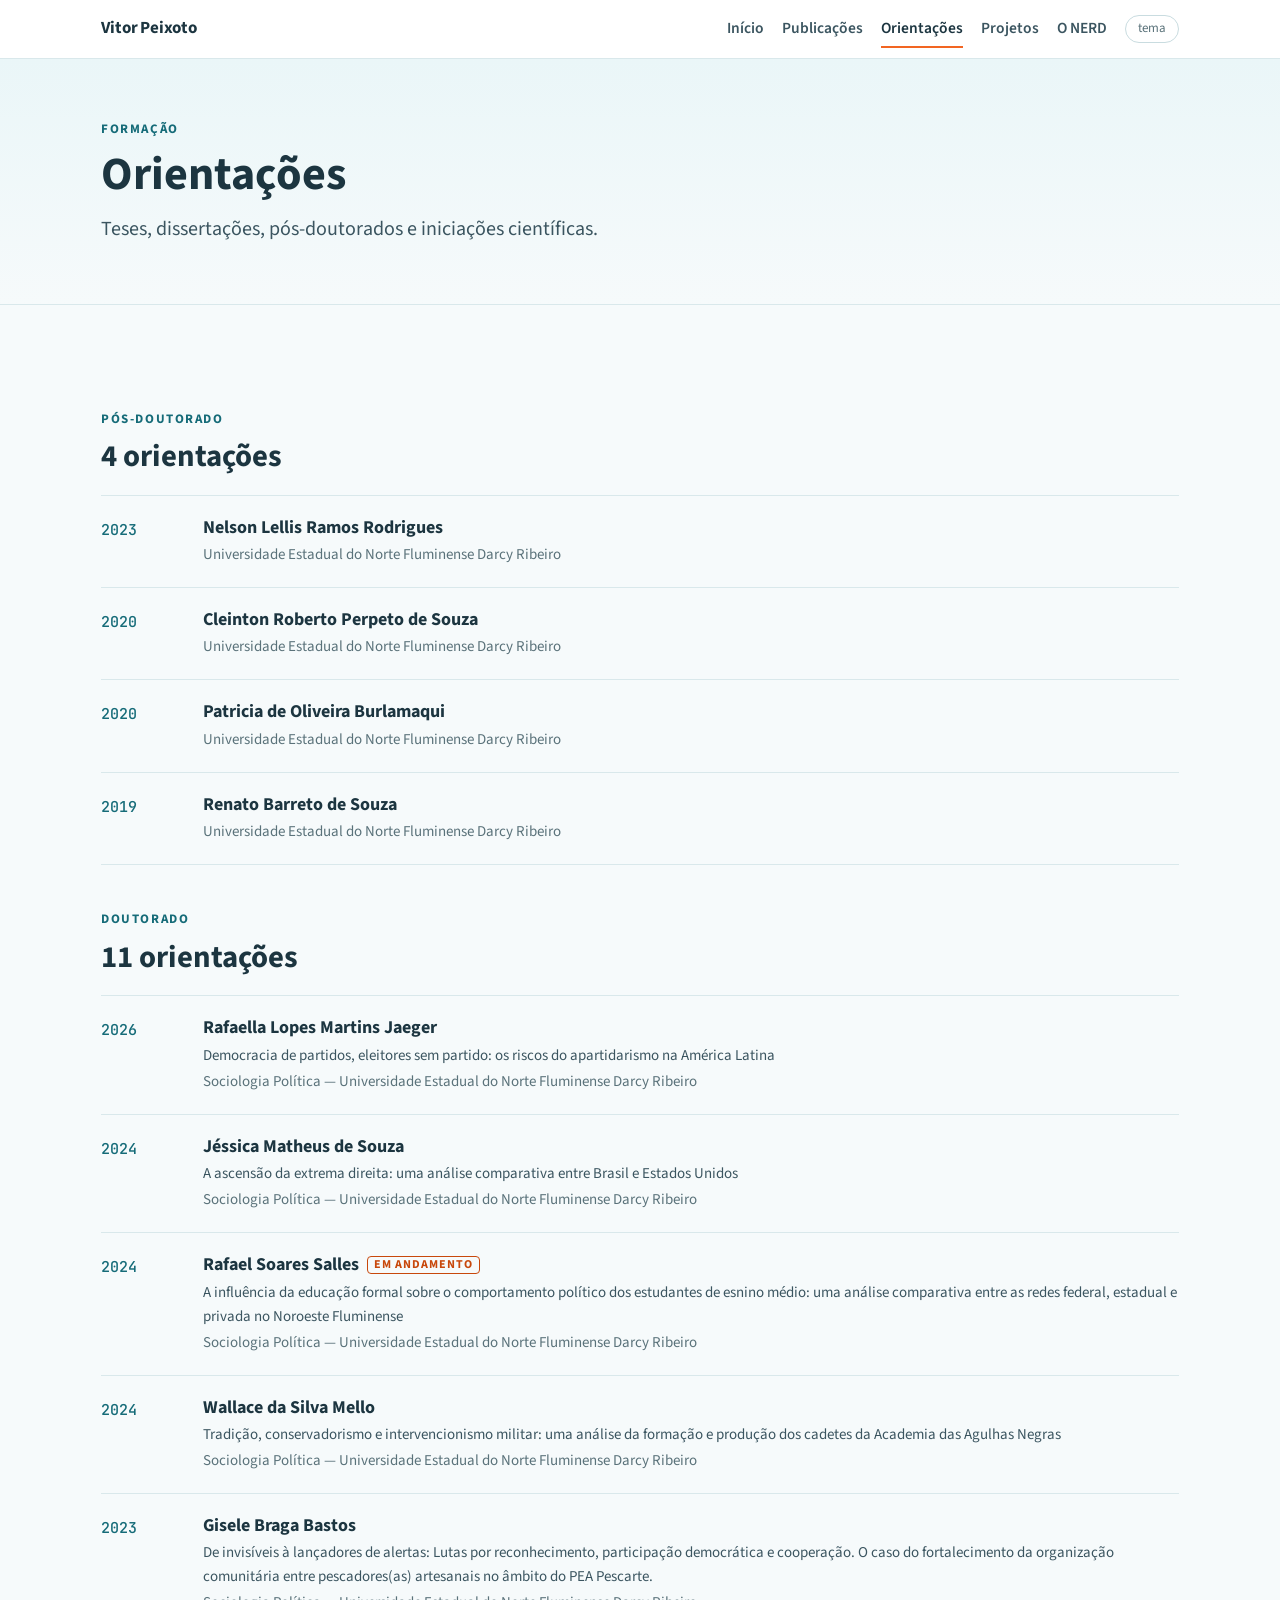
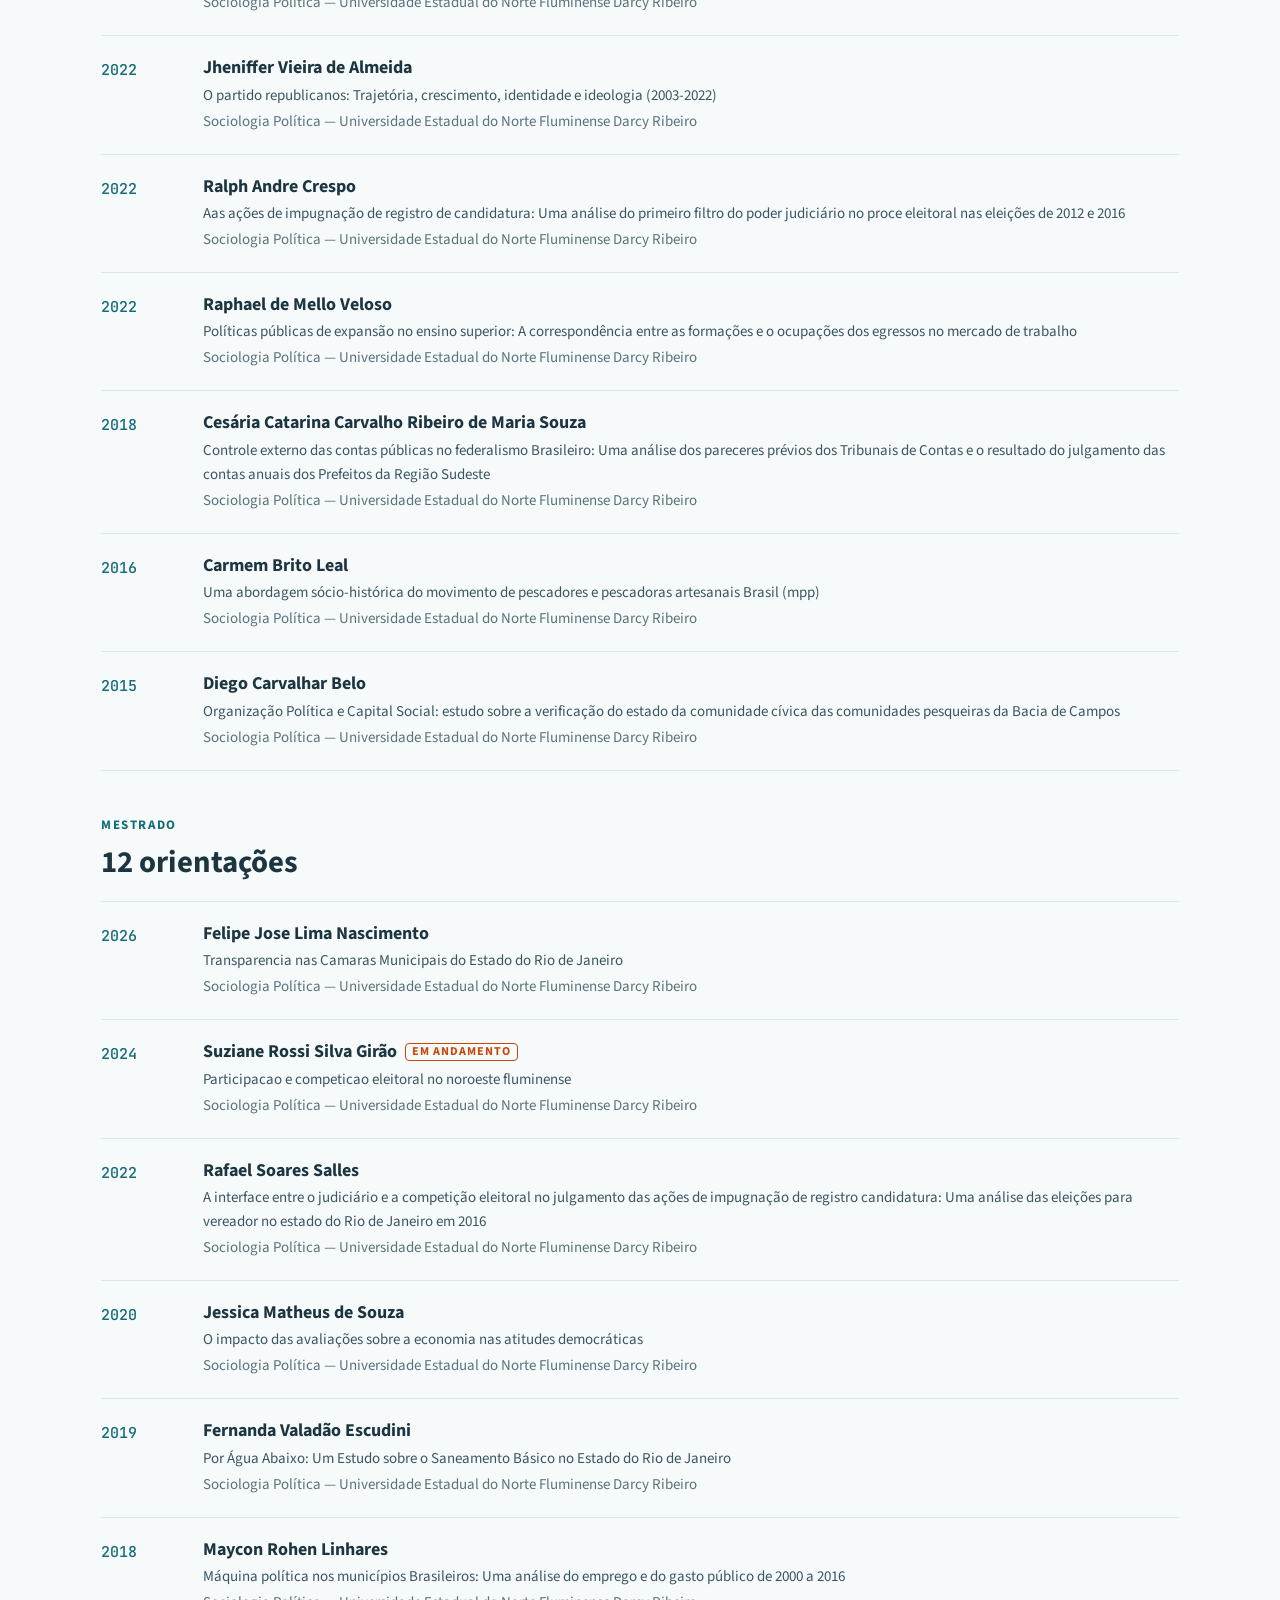
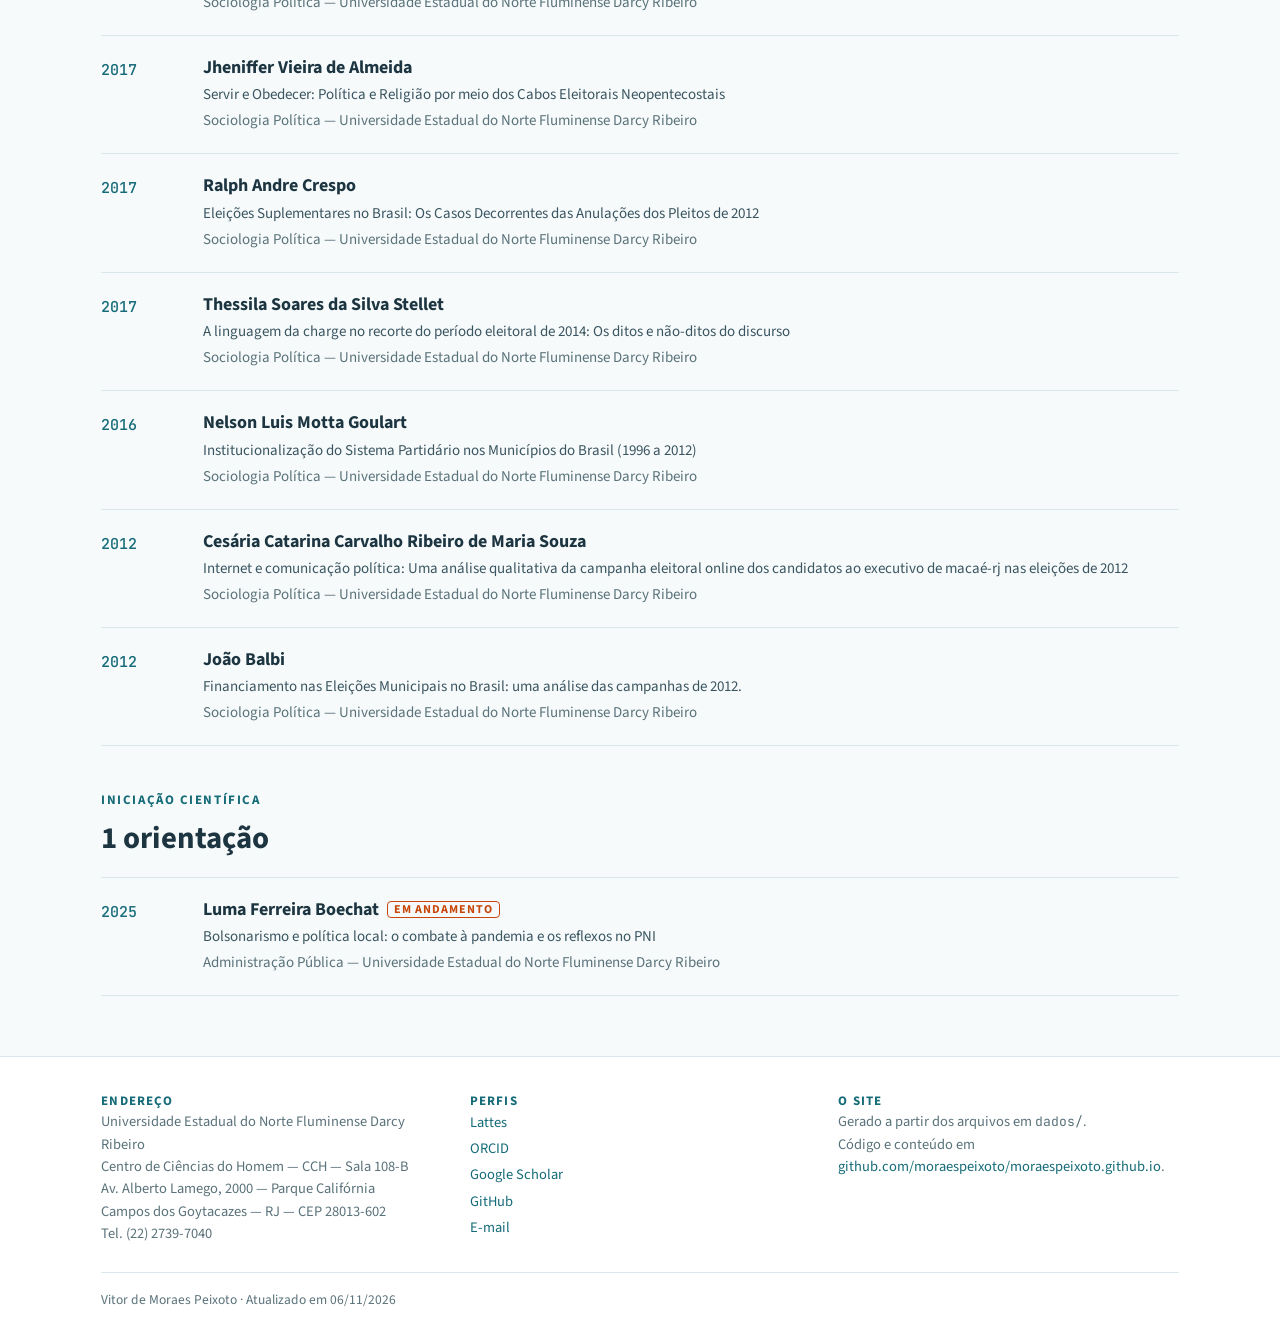
<file: orientacoes.html>
<!doctype html>
<html lang="pt-BR">
<head>
<meta charset="utf-8">
<meta name="viewport" content="width=device-width, initial-scale=1">
<title>Orientações · Vitor de Moraes Peixoto</title>
<meta name="description" content="Orientações de Vitor de Moraes Peixoto.">
<meta name="author" content="Vitor de Moraes Peixoto">
<meta property="og:title" content="Orientações · Vitor de Moraes Peixoto">
<meta property="og:description" content="Orientações de Vitor de Moraes Peixoto.">
<meta property="og:type" content="website">
<link rel="canonical" href="https://moraespeixoto.github.io/orientacoes.html">
<meta property="og:url" content="https://moraespeixoto.github.io/orientacoes.html">
<link rel="icon" href="fav.png">
<script>
(function () {
  try {
    var salvo = localStorage.getItem("vp-tema");
    if (salvo) document.documentElement.setAttribute("data-tema", salvo);
  } catch (erro) { /* navegacao privada: segue no tema do sistema */ }
})();
</script>
<link rel="preconnect" href="https://fonts.googleapis.com">
<link rel="preconnect" href="https://fonts.gstatic.com" crossorigin>
<link rel="stylesheet" href="https://fonts.googleapis.com/css2?family=Source+Sans+3:ital,wght@0,400;0,600;0,700;1,400&family=JetBrains+Mono:wght@400;500&display=swap">
<link rel="stylesheet" href="estilo.css">
</head>
<body>
<nav class="vp-nav">
<div class="vp-wrap vp-nav-int">
<a class="vp-marca" href="index.html">Vitor Peixoto</a>
<a class="vp-link" href="index.html">Início</a>
<a class="vp-link" href="publicacoes.html">Publicações</a>
<a class="vp-link" href="orientacoes.html" aria-current="page">Orientações</a>
<a class="vp-link" href="projetos.html">Projetos</a>
<a class="vp-link" href="nerd.html">O NERD</a>
<button class="vp-tema" type="button" id="vp-tema" aria-label="Alternar tema claro e escuro">tema</button>
</div>
</nav>
<main>
<div class="vp-hero">
<div class="vp-wrap vp-secao">
<span class="vp-kicker">Formação</span>
<h1>Orientações</h1>
<p class="vp-lead">Teses, dissertações, pós-doutorados e iniciações científicas.</p>
</div>
</div><div class="vp-wrap vp-secao"><div style="margin-top:44px">
<span class="vp-kicker">Pós-doutorado</span>
<h2>4 orientações</h2>
<ul class="vp-lista" style="margin-top:20px"><li class="vp-item">
<div class="vp-ano">2023</div>
<div>
<p class="vp-item-titulo">Nelson Lellis Ramos Rodrigues</p>

<p class="vp-veiculo">Universidade Estadual do Norte Fluminense Darcy Ribeiro</p>
</div>
</li><li class="vp-item">
<div class="vp-ano">2020</div>
<div>
<p class="vp-item-titulo">Cleinton Roberto Perpeto de Souza</p>

<p class="vp-veiculo">Universidade Estadual do Norte Fluminense Darcy Ribeiro</p>
</div>
</li><li class="vp-item">
<div class="vp-ano">2020</div>
<div>
<p class="vp-item-titulo">Patricia de Oliveira Burlamaqui</p>

<p class="vp-veiculo">Universidade Estadual do Norte Fluminense Darcy Ribeiro</p>
</div>
</li><li class="vp-item">
<div class="vp-ano">2019</div>
<div>
<p class="vp-item-titulo">Renato Barreto de Souza</p>

<p class="vp-veiculo">Universidade Estadual do Norte Fluminense Darcy Ribeiro</p>
</div>
</li></ul>
</div><div style="margin-top:44px">
<span class="vp-kicker">Doutorado</span>
<h2>11 orientações</h2>
<ul class="vp-lista" style="margin-top:20px"><li class="vp-item">
<div class="vp-ano">2026</div>
<div>
<p class="vp-item-titulo"><a href="http://lattes.cnpq.br/2315282054349295" target="_blank" rel="noopener noreferrer">Rafaella Lopes Martins Jaeger</a></p>
<p class="vp-autores">Democracia de partidos, eleitores sem partido: os riscos do apartidarismo na América Latina</p>
<p class="vp-veiculo">Sociologia Política — Universidade Estadual do Norte Fluminense Darcy Ribeiro</p>
</div>
</li><li class="vp-item">
<div class="vp-ano">2024</div>
<div>
<p class="vp-item-titulo"><a href="http://lattes.cnpq.br/6717255818088404" target="_blank" rel="noopener noreferrer">Jéssica Matheus de Souza</a></p>
<p class="vp-autores">A ascensão da extrema direita: uma análise comparativa entre Brasil e Estados Unidos</p>
<p class="vp-veiculo">Sociologia Política — Universidade Estadual do Norte Fluminense Darcy Ribeiro</p>
</div>
</li><li class="vp-item">
<div class="vp-ano">2024</div>
<div>
<p class="vp-item-titulo">Rafael Soares Salles<span class="vp-tag">em andamento</span></p>
<p class="vp-autores">A influência da educação formal sobre o comportamento político dos estudantes de esnino médio: uma análise comparativa entre as redes federal, estadual e privada no Noroeste Fluminense</p>
<p class="vp-veiculo">Sociologia Política — Universidade Estadual do Norte Fluminense Darcy Ribeiro</p>
</div>
</li><li class="vp-item">
<div class="vp-ano">2024</div>
<div>
<p class="vp-item-titulo"><a href="http://lattes.cnpq.br/8178088513307546" target="_blank" rel="noopener noreferrer">Wallace da Silva Mello</a></p>
<p class="vp-autores">Tradição, conservadorismo e intervencionismo militar: uma análise da formação e produção dos cadetes da Academia das Agulhas Negras</p>
<p class="vp-veiculo">Sociologia Política — Universidade Estadual do Norte Fluminense Darcy Ribeiro</p>
</div>
</li><li class="vp-item">
<div class="vp-ano">2023</div>
<div>
<p class="vp-item-titulo"><a href="http://lattes.cnpq.br/1675744772217864" target="_blank" rel="noopener noreferrer">Gisele Braga Bastos</a></p>
<p class="vp-autores">De invisíveis à lançadores de alertas: Lutas por reconhecimento, participação democrática e cooperação. O caso do fortalecimento da organização comunitária entre pescadores(as) artesanais no âmbito do PEA Pescarte.</p>
<p class="vp-veiculo">Sociologia Política — Universidade Estadual do Norte Fluminense Darcy Ribeiro</p>
</div>
</li><li class="vp-item">
<div class="vp-ano">2022</div>
<div>
<p class="vp-item-titulo"><a href="http://lattes.cnpq.br/1477388811747167" target="_blank" rel="noopener noreferrer">Jheniffer Vieira de Almeida</a></p>
<p class="vp-autores">O partido republicanos: Trajetória, crescimento, identidade e ideologia (2003-2022)</p>
<p class="vp-veiculo">Sociologia Política — Universidade Estadual do Norte Fluminense Darcy Ribeiro</p>
</div>
</li><li class="vp-item">
<div class="vp-ano">2022</div>
<div>
<p class="vp-item-titulo"><a href="http://lattes.cnpq.br/7250750885312461" target="_blank" rel="noopener noreferrer">Ralph Andre Crespo</a></p>
<p class="vp-autores">Aas ações de impugnação de registro de candidatura: Uma análise do primeiro filtro do poder judiciário no proce eleitoral nas eleições de 2012 e 2016</p>
<p class="vp-veiculo">Sociologia Política — Universidade Estadual do Norte Fluminense Darcy Ribeiro</p>
</div>
</li><li class="vp-item">
<div class="vp-ano">2022</div>
<div>
<p class="vp-item-titulo"><a href="http://lattes.cnpq.br/9433034841064768" target="_blank" rel="noopener noreferrer">Raphael de Mello Veloso</a></p>
<p class="vp-autores">Políticas públicas de expansão no ensino superior: A correspondência entre as formações e o ocupações dos egressos no mercado de trabalho</p>
<p class="vp-veiculo">Sociologia Política — Universidade Estadual do Norte Fluminense Darcy Ribeiro</p>
</div>
</li><li class="vp-item">
<div class="vp-ano">2018</div>
<div>
<p class="vp-item-titulo"><a href="http://lattes.cnpq.br/4635062331128943" target="_blank" rel="noopener noreferrer">Cesária Catarina Carvalho Ribeiro de Maria Souza</a></p>
<p class="vp-autores">Controle externo das contas públicas no federalismo Brasileiro: Uma análise dos pareceres prévios dos Tribunais de Contas e o resultado do julgamento das contas anuais dos Prefeitos da Região Sudeste</p>
<p class="vp-veiculo">Sociologia Política — Universidade Estadual do Norte Fluminense Darcy Ribeiro</p>
</div>
</li><li class="vp-item">
<div class="vp-ano">2016</div>
<div>
<p class="vp-item-titulo">Carmem Brito Leal</p>
<p class="vp-autores">Uma abordagem sócio-histórica do movimento de pescadores e pescadoras artesanais Brasil (mpp)</p>
<p class="vp-veiculo">Sociologia Política — Universidade Estadual do Norte Fluminense Darcy Ribeiro</p>
</div>
</li><li class="vp-item">
<div class="vp-ano">2015</div>
<div>
<p class="vp-item-titulo"><a href="http://lattes.cnpq.br/7979240471545017" target="_blank" rel="noopener noreferrer">Diego Carvalhar Belo</a></p>
<p class="vp-autores">Organização Política e Capital Social: estudo sobre a verificação do estado da comunidade cívica das comunidades pesqueiras da Bacia de Campos</p>
<p class="vp-veiculo">Sociologia Política — Universidade Estadual do Norte Fluminense Darcy Ribeiro</p>
</div>
</li></ul>
</div><div style="margin-top:44px">
<span class="vp-kicker">Mestrado</span>
<h2>12 orientações</h2>
<ul class="vp-lista" style="margin-top:20px"><li class="vp-item">
<div class="vp-ano">2026</div>
<div>
<p class="vp-item-titulo">Felipe Jose Lima Nascimento</p>
<p class="vp-autores">Transparencia nas Camaras Municipais do Estado do Rio de Janeiro</p>
<p class="vp-veiculo">Sociologia Política — Universidade Estadual do Norte Fluminense Darcy Ribeiro</p>
</div>
</li><li class="vp-item">
<div class="vp-ano">2024</div>
<div>
<p class="vp-item-titulo">Suziane Rossi Silva Girão<span class="vp-tag">em andamento</span></p>
<p class="vp-autores">Participacao e competicao eleitoral no noroeste fluminense</p>
<p class="vp-veiculo">Sociologia Política — Universidade Estadual do Norte Fluminense Darcy Ribeiro</p>
</div>
</li><li class="vp-item">
<div class="vp-ano">2022</div>
<div>
<p class="vp-item-titulo"><a href="http://lattes.cnpq.br/6781198318316057" target="_blank" rel="noopener noreferrer">Rafael Soares Salles</a></p>
<p class="vp-autores">A interface entre o judiciário e a competição eleitoral no julgamento das ações de impugnação de registro candidatura: Uma análise das eleições para vereador no estado do Rio de Janeiro em 2016</p>
<p class="vp-veiculo">Sociologia Política — Universidade Estadual do Norte Fluminense Darcy Ribeiro</p>
</div>
</li><li class="vp-item">
<div class="vp-ano">2020</div>
<div>
<p class="vp-item-titulo"><a href="http://lattes.cnpq.br/6717255818088404" target="_blank" rel="noopener noreferrer">Jessica Matheus de Souza</a></p>
<p class="vp-autores">O impacto das avaliações sobre a economia nas atitudes democráticas</p>
<p class="vp-veiculo">Sociologia Política — Universidade Estadual do Norte Fluminense Darcy Ribeiro</p>
</div>
</li><li class="vp-item">
<div class="vp-ano">2019</div>
<div>
<p class="vp-item-titulo"><a href="http://lattes.cnpq.br/6943968710161382" target="_blank" rel="noopener noreferrer">Fernanda Valadão Escudini</a></p>
<p class="vp-autores">Por Água Abaixo: Um Estudo sobre o Saneamento Básico no Estado do Rio de Janeiro</p>
<p class="vp-veiculo">Sociologia Política — Universidade Estadual do Norte Fluminense Darcy Ribeiro</p>
</div>
</li><li class="vp-item">
<div class="vp-ano">2018</div>
<div>
<p class="vp-item-titulo"><a href="http://lattes.cnpq.br/5042299287962915" target="_blank" rel="noopener noreferrer">Maycon Rohen Linhares</a></p>
<p class="vp-autores">Máquina política nos municípios Brasileiros: Uma análise do emprego e do gasto público de 2000 a 2016</p>
<p class="vp-veiculo">Sociologia Política — Universidade Estadual do Norte Fluminense Darcy Ribeiro</p>
</div>
</li><li class="vp-item">
<div class="vp-ano">2017</div>
<div>
<p class="vp-item-titulo"><a href="http://lattes.cnpq.br/1477388811747167" target="_blank" rel="noopener noreferrer">Jheniffer Vieira de Almeida</a></p>
<p class="vp-autores">Servir e Obedecer: Política e Religião por meio dos Cabos Eleitorais Neopentecostais</p>
<p class="vp-veiculo">Sociologia Política — Universidade Estadual do Norte Fluminense Darcy Ribeiro</p>
</div>
</li><li class="vp-item">
<div class="vp-ano">2017</div>
<div>
<p class="vp-item-titulo"><a href="http://lattes.cnpq.br/7250750885312461" target="_blank" rel="noopener noreferrer">Ralph Andre Crespo</a></p>
<p class="vp-autores">Eleições Suplementares no Brasil: Os Casos Decorrentes das Anulações dos Pleitos de 2012</p>
<p class="vp-veiculo">Sociologia Política — Universidade Estadual do Norte Fluminense Darcy Ribeiro</p>
</div>
</li><li class="vp-item">
<div class="vp-ano">2017</div>
<div>
<p class="vp-item-titulo"><a href="http://lattes.cnpq.br/2448367819150686" target="_blank" rel="noopener noreferrer">Thessila Soares da Silva Stellet</a></p>
<p class="vp-autores">A linguagem da charge no recorte do período eleitoral de 2014: Os ditos e não-ditos do discurso</p>
<p class="vp-veiculo">Sociologia Política — Universidade Estadual do Norte Fluminense Darcy Ribeiro</p>
</div>
</li><li class="vp-item">
<div class="vp-ano">2016</div>
<div>
<p class="vp-item-titulo"><a href="http://lattes.cnpq.br/3428520945946988" target="_blank" rel="noopener noreferrer">Nelson Luis Motta Goulart</a></p>
<p class="vp-autores">Institucionalização do Sistema Partidário nos Municípios do Brasil (1996 a 2012)</p>
<p class="vp-veiculo">Sociologia Política — Universidade Estadual do Norte Fluminense Darcy Ribeiro</p>
</div>
</li><li class="vp-item">
<div class="vp-ano">2012</div>
<div>
<p class="vp-item-titulo"><a href="http://lattes.cnpq.br/4635062331128943" target="_blank" rel="noopener noreferrer">Cesária Catarina Carvalho Ribeiro de Maria Souza</a></p>
<p class="vp-autores">Internet e comunicação política: Uma análise qualitativa da campanha eleitoral online dos candidatos ao executivo de macaé-rj nas eleições de 2012</p>
<p class="vp-veiculo">Sociologia Política — Universidade Estadual do Norte Fluminense Darcy Ribeiro</p>
</div>
</li><li class="vp-item">
<div class="vp-ano">2012</div>
<div>
<p class="vp-item-titulo">João Balbi</p>
<p class="vp-autores">Financiamento nas Eleições Municipais no Brasil: uma análise das campanhas de 2012.</p>
<p class="vp-veiculo">Sociologia Política — Universidade Estadual do Norte Fluminense Darcy Ribeiro</p>
</div>
</li></ul>
</div><div style="margin-top:44px">
<span class="vp-kicker">Iniciação científica</span>
<h2>1 orientação</h2>
<ul class="vp-lista" style="margin-top:20px"><li class="vp-item">
<div class="vp-ano">2025</div>
<div>
<p class="vp-item-titulo">Luma Ferreira Boechat<span class="vp-tag">em andamento</span></p>
<p class="vp-autores">Bolsonarismo e política local: o combate à pandemia e os reflexos no PNI</p>
<p class="vp-veiculo">Administração Pública — Universidade Estadual do Norte Fluminense Darcy Ribeiro</p>
</div>
</li></ul>
</div></div>
</main>
<footer class="vp-rodape">
<div class="vp-wrap">
<div class="vp-rodape-grid">
<div>
<p class="vp-rodape-titulo">Endereço</p>
<p>Universidade Estadual do Norte Fluminense Darcy Ribeiro
Centro de Ciências do Homem — CCH — Sala 108-B
Av. Alberto Lamego, 2000 — Parque Califórnia
Campos dos Goytacazes — RJ — CEP 28013-602
Tel. (22) 2739-7040</p>
</div>
<div>
<p class="vp-rodape-titulo">Perfis</p>
<ul><li><a href="http://lattes.cnpq.br/4676437210734787" target="_blank" rel="noopener noreferrer">Lattes</a></li><li><a href="https://orcid.org/0000-0001-6618-3311" target="_blank" rel="noopener noreferrer">ORCID</a></li><li><a href="https://scholar.google.com/citations?user=gIb2-T4AAAAJ" target="_blank" rel="noopener noreferrer">Google Scholar</a></li><li><a href="https://github.com/moraespeixoto" target="_blank" rel="noopener noreferrer">GitHub</a></li><li><a href="mailto:vpeixoto@uenf.br">E-mail</a></li></ul>
</div>
<div>
<p class="vp-rodape-titulo">O site</p>
<p>Gerado a partir dos arquivos em <code>dados/</code>.
Código e conteúdo em <a href="https://github.com/moraespeixoto/moraespeixoto.github.io" target="_blank" rel="noopener noreferrer">github.com/moraespeixoto/moraespeixoto.github.io</a>.</p>
</div>
</div>
<div class="vp-rodape-fim">Vitor de Moraes Peixoto · Atualizado em 06/11/2026</div>
</div>
</footer>
<script>
(function () {
  var raiz = document.documentElement;
  var botao = document.getElementById("vp-tema");
  if (!botao) return;
  botao.addEventListener("click", function () {
    var escuro = raiz.getAttribute("data-tema") === "escuro";
    if (!raiz.getAttribute("data-tema")) {
      escuro = window.matchMedia("(prefers-color-scheme: dark)").matches;
    }
    var novo = escuro ? "claro" : "escuro";
    raiz.setAttribute("data-tema", novo);
    try { localStorage.setItem("vp-tema", novo); } catch (erro) { /* idem */ }
  });
})();
</script>

</body>
</html>
</file>
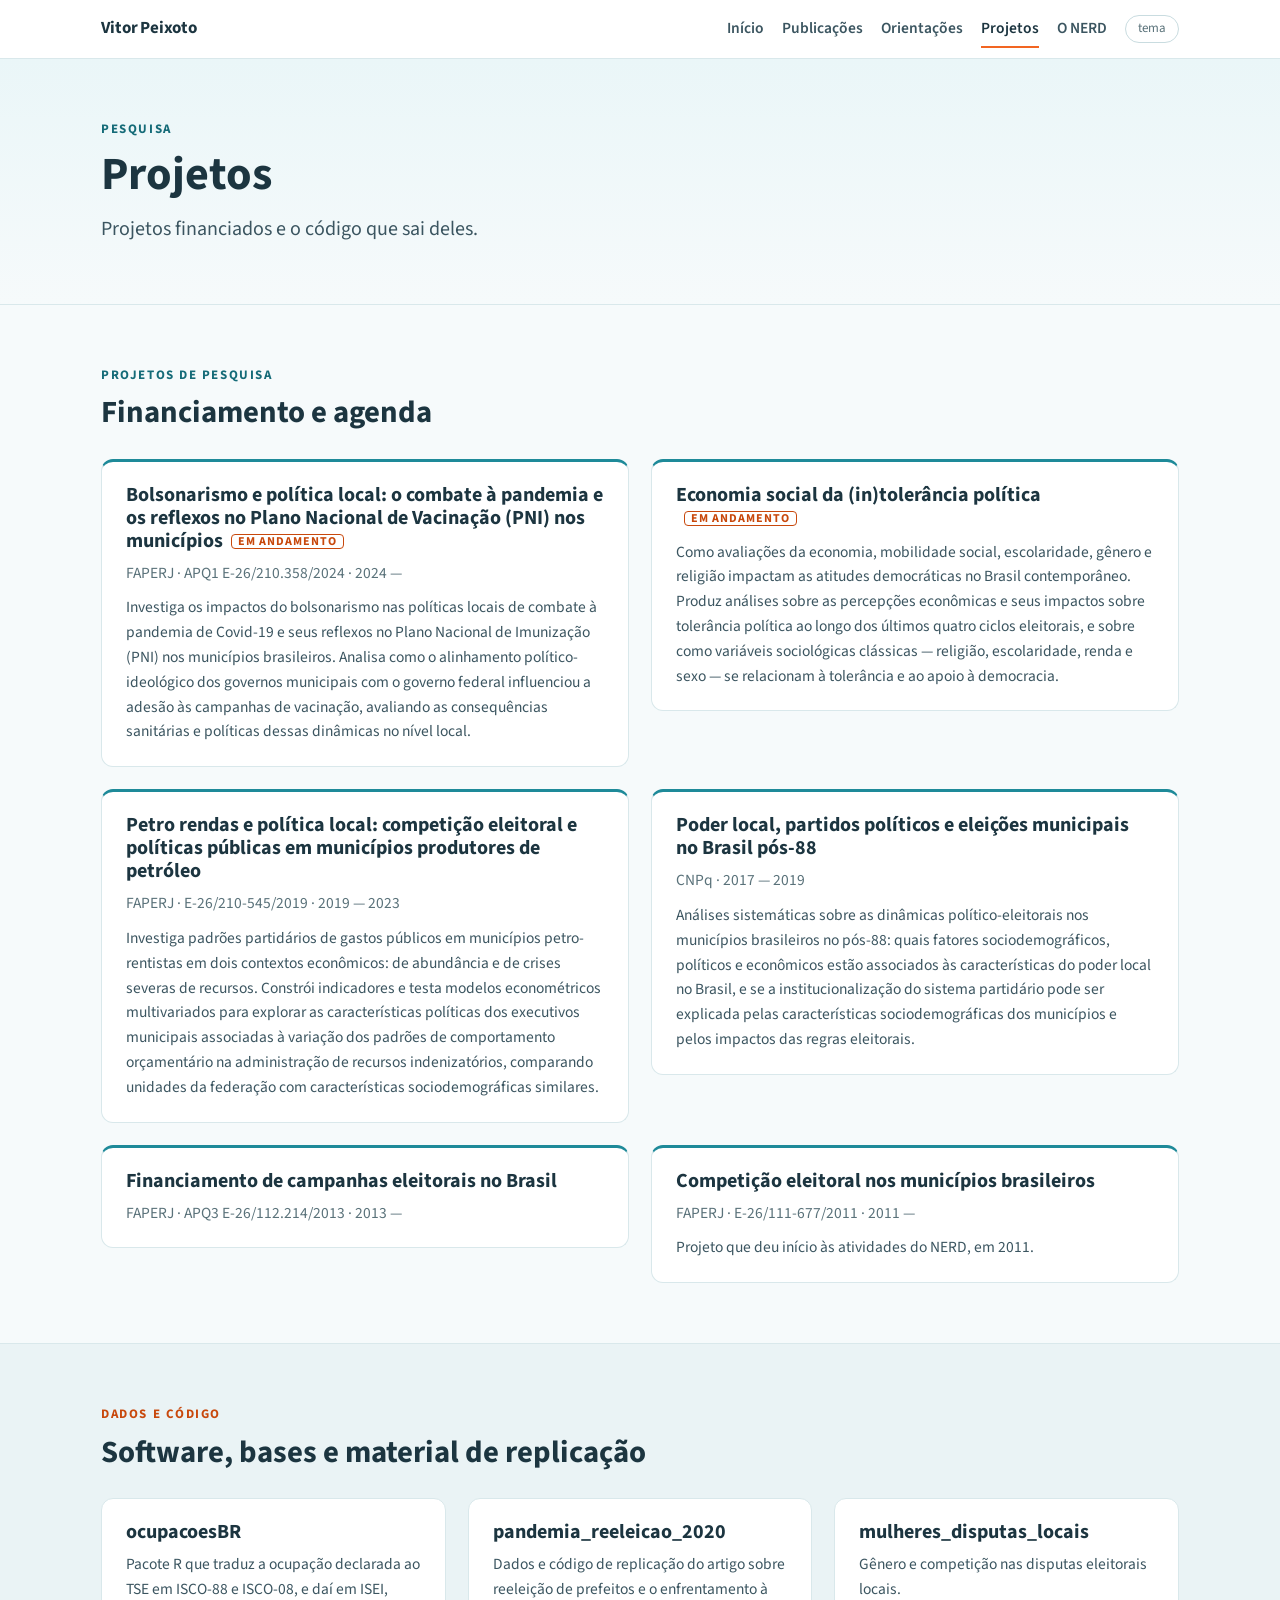
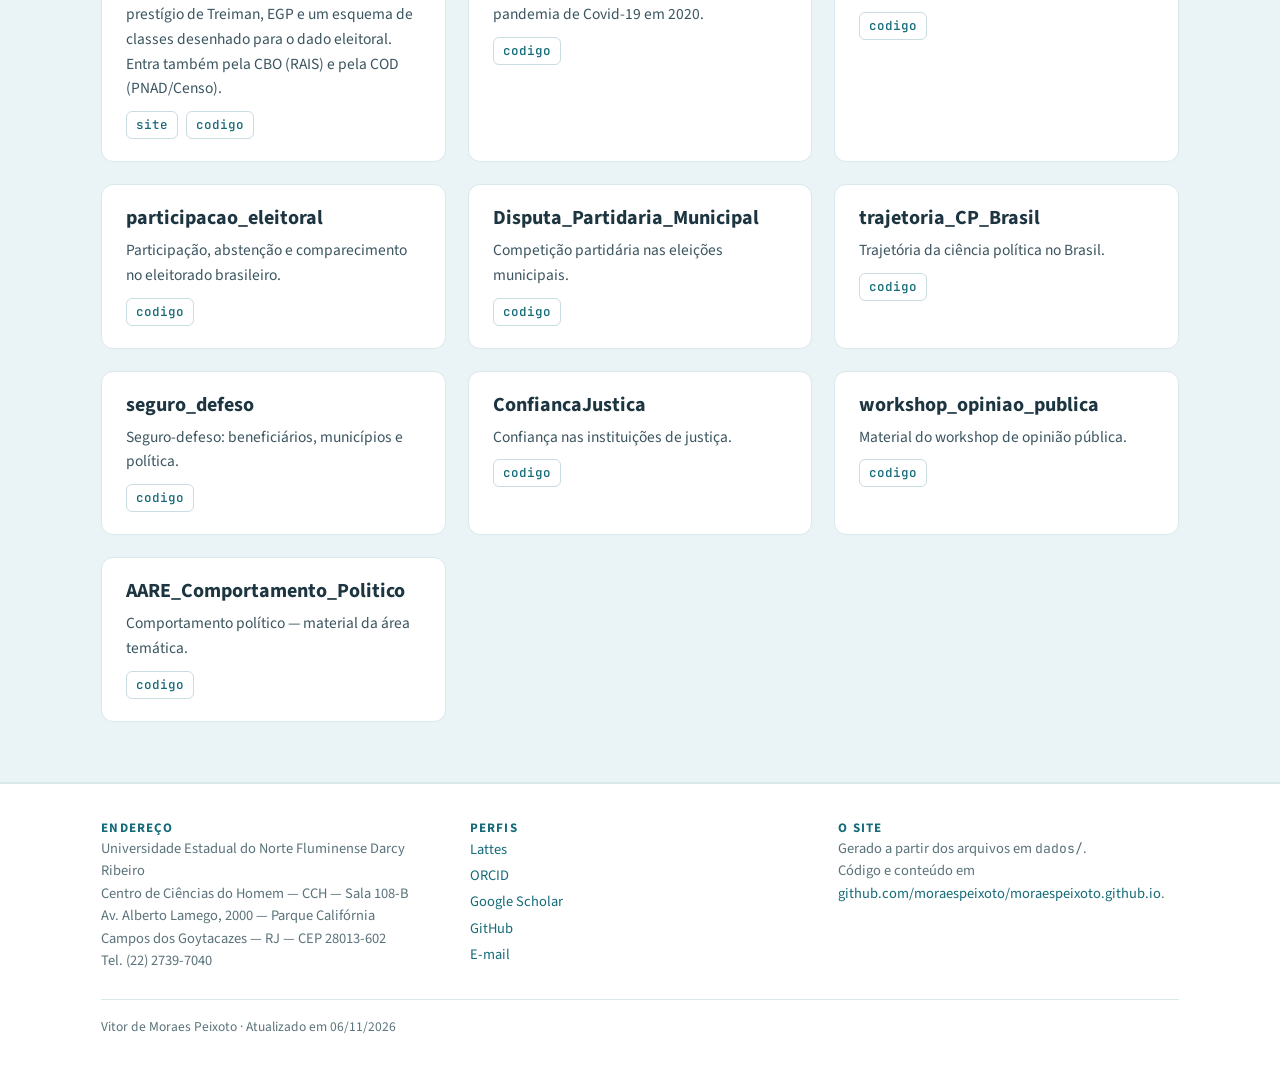
<file: projetos.html>
<!doctype html>
<html lang="pt-BR">
<head>
<meta charset="utf-8">
<meta name="viewport" content="width=device-width, initial-scale=1">
<title>Projetos · Vitor de Moraes Peixoto</title>
<meta name="description" content="Projetos de pesquisa e software de Vitor de Moraes Peixoto.">
<meta name="author" content="Vitor de Moraes Peixoto">
<meta property="og:title" content="Projetos · Vitor de Moraes Peixoto">
<meta property="og:description" content="Projetos de pesquisa e software de Vitor de Moraes Peixoto.">
<meta property="og:type" content="website">
<link rel="canonical" href="https://moraespeixoto.github.io/projetos.html">
<meta property="og:url" content="https://moraespeixoto.github.io/projetos.html">
<link rel="icon" href="fav.png">
<script>
(function () {
  try {
    var salvo = localStorage.getItem("vp-tema");
    if (salvo) document.documentElement.setAttribute("data-tema", salvo);
  } catch (erro) { /* navegacao privada: segue no tema do sistema */ }
})();
</script>
<link rel="preconnect" href="https://fonts.googleapis.com">
<link rel="preconnect" href="https://fonts.gstatic.com" crossorigin>
<link rel="stylesheet" href="https://fonts.googleapis.com/css2?family=Source+Sans+3:ital,wght@0,400;0,600;0,700;1,400&family=JetBrains+Mono:wght@400;500&display=swap">
<link rel="stylesheet" href="estilo.css">
</head>
<body>
<nav class="vp-nav">
<div class="vp-wrap vp-nav-int">
<a class="vp-marca" href="index.html">Vitor Peixoto</a>
<a class="vp-link" href="index.html">Início</a>
<a class="vp-link" href="publicacoes.html">Publicações</a>
<a class="vp-link" href="orientacoes.html">Orientações</a>
<a class="vp-link" href="projetos.html" aria-current="page">Projetos</a>
<a class="vp-link" href="nerd.html">O NERD</a>
<button class="vp-tema" type="button" id="vp-tema" aria-label="Alternar tema claro e escuro">tema</button>
</div>
</nav>
<main>
<div class="vp-hero">
<div class="vp-wrap vp-secao">
<span class="vp-kicker">Pesquisa</span>
<h1>Projetos</h1>
<p class="vp-lead">Projetos financiados e o código que sai deles.</p>
</div>
</div>
<div class="vp-wrap vp-secao">
<span class="vp-kicker">Projetos de pesquisa</span>
<h2>Financiamento e agenda</h2>
<div class="vp-grade-2" style="margin-top:28px"><div class="vp-card vp-card-teal">
<h3>Bolsonarismo e política local: o combate à pandemia e os reflexos no Plano Nacional de Vacinação (PNI) nos municípios<span class="vp-tag">em andamento</span></h3>
<p class="vp-fraco">FAPERJ · APQ1 E-26/210.358/2024 · 2024 —</p>
<p style="margin-top:10px">Investiga os impactos do bolsonarismo nas políticas locais de combate à pandemia de Covid-19 e seus reflexos no Plano Nacional de Imunização (PNI) nos municípios brasileiros. Analisa como o alinhamento político-ideológico dos governos municipais com o governo federal influenciou a adesão às campanhas de vacinação, avaliando as consequências sanitárias e políticas dessas dinâmicas no nível local.</p>
</div><div class="vp-card vp-card-teal">
<h3>Economia social da (in)tolerância política<span class="vp-tag">em andamento</span></h3>

<p style="margin-top:10px">Como avaliações da economia, mobilidade social, escolaridade, gênero e religião impactam as atitudes democráticas no Brasil contemporâneo. Produz análises sobre as percepções econômicas e seus impactos sobre tolerância política ao longo dos últimos quatro ciclos eleitorais, e sobre como variáveis sociológicas clássicas — religião, escolaridade, renda e sexo — se relacionam à tolerância e ao apoio à democracia.</p>
</div><div class="vp-card vp-card-teal">
<h3>Petro rendas e política local: competição eleitoral e políticas públicas em municípios produtores de petróleo</h3>
<p class="vp-fraco">FAPERJ · E-26/210-545/2019 · 2019 — 2023</p>
<p style="margin-top:10px">Investiga padrões partidários de gastos públicos em municípios petro-rentistas em dois contextos econômicos: de abundância e de crises severas de recursos. Constrói indicadores e testa modelos econométricos multivariados para explorar as características políticas dos executivos municipais associadas à variação dos padrões de comportamento orçamentário na administração de recursos indenizatórios, comparando unidades da federação com características sociodemográficas similares.</p>
</div><div class="vp-card vp-card-teal">
<h3>Poder local, partidos políticos e eleições municipais no Brasil pós-88</h3>
<p class="vp-fraco">CNPq · 2017 — 2019</p>
<p style="margin-top:10px">Análises sistemáticas sobre as dinâmicas político-eleitorais nos municípios brasileiros no pós-88: quais fatores sociodemográficos, políticos e econômicos estão associados às características do poder local no Brasil, e se a institucionalização do sistema partidário pode ser explicada pelas características sociodemográficas dos municípios e pelos impactos das regras eleitorais.</p>
</div><div class="vp-card vp-card-teal">
<h3>Financiamento de campanhas eleitorais no Brasil</h3>
<p class="vp-fraco">FAPERJ · APQ3 E-26/112.214/2013 · 2013 —</p>

</div><div class="vp-card vp-card-teal">
<h3>Competição eleitoral nos municípios brasileiros</h3>
<p class="vp-fraco">FAPERJ · E-26/111-677/2011 · 2011 —</p>
<p style="margin-top:10px">Projeto que deu início às atividades do NERD, em 2011.</p>
</div></div>
</div>
<div class="vp-secao-sup">
<div class="vp-wrap vp-secao">
<span class="vp-kicker vp-kicker-laranja">Dados e código</span>
<h2>Software, bases e material de replicação</h2>
<div class="vp-grade-3" style="margin-top:28px"><div class="vp-card">
<h3>ocupacoesBR</h3>
<p>Pacote R que traduz a ocupação declarada ao TSE em ISCO-88 e ISCO-08, e daí em ISEI, prestígio de Treiman, EGP e um esquema de classes desenhado para o dado eleitoral. Entra também pela CBO (RAIS) e pela COD (PNAD/Censo).</p>
<div class="vp-links"><a class="vp-ext" href="https://moraespeixoto.github.io/ocupacoesBR/" target="_blank" rel="noopener noreferrer">site</a><a class="vp-ext" href="https://github.com/moraespeixoto/ocupacoesBR" target="_blank" rel="noopener noreferrer">codigo</a></div>
</div><div class="vp-card">
<h3>pandemia_reeleicao_2020</h3>
<p>Dados e código de replicação do artigo sobre reeleição de prefeitos e o enfrentamento à pandemia de Covid-19 em 2020.</p>
<div class="vp-links"><a class="vp-ext" href="https://github.com/moraespeixoto/pandemia_reeleicao_2020" target="_blank" rel="noopener noreferrer">codigo</a></div>
</div><div class="vp-card">
<h3>mulheres_disputas_locais</h3>
<p>Gênero e competição nas disputas eleitorais locais.</p>
<div class="vp-links"><a class="vp-ext" href="https://github.com/moraespeixoto/mulheres_disputas_locais" target="_blank" rel="noopener noreferrer">codigo</a></div>
</div><div class="vp-card">
<h3>participacao_eleitoral</h3>
<p>Participação, abstenção e comparecimento no eleitorado brasileiro.</p>
<div class="vp-links"><a class="vp-ext" href="https://github.com/moraespeixoto/participacao_eleitoral" target="_blank" rel="noopener noreferrer">codigo</a></div>
</div><div class="vp-card">
<h3>Disputa_Partidaria_Municipal</h3>
<p>Competição partidária nas eleições municipais.</p>
<div class="vp-links"><a class="vp-ext" href="https://github.com/moraespeixoto/Disputa_Partidaria_Municipal" target="_blank" rel="noopener noreferrer">codigo</a></div>
</div><div class="vp-card">
<h3>trajetoria_CP_Brasil</h3>
<p>Trajetória da ciência política no Brasil.</p>
<div class="vp-links"><a class="vp-ext" href="https://github.com/moraespeixoto/trajetoria_CP_Brasil" target="_blank" rel="noopener noreferrer">codigo</a></div>
</div><div class="vp-card">
<h3>seguro_defeso</h3>
<p>Seguro-defeso: beneficiários, municípios e política.</p>
<div class="vp-links"><a class="vp-ext" href="https://github.com/moraespeixoto/seguro_defeso" target="_blank" rel="noopener noreferrer">codigo</a></div>
</div><div class="vp-card">
<h3>ConfiancaJustica</h3>
<p>Confiança nas instituições de justiça.</p>
<div class="vp-links"><a class="vp-ext" href="https://github.com/moraespeixoto/ConfiancaJustica" target="_blank" rel="noopener noreferrer">codigo</a></div>
</div><div class="vp-card">
<h3>workshop_opiniao_publica</h3>
<p>Material do workshop de opinião pública.</p>
<div class="vp-links"><a class="vp-ext" href="https://github.com/moraespeixoto/workshop_opiniao_publica" target="_blank" rel="noopener noreferrer">codigo</a></div>
</div><div class="vp-card">
<h3>AARE_Comportamento_Politico</h3>
<p>Comportamento político — material da área temática.</p>
<div class="vp-links"><a class="vp-ext" href="https://github.com/moraespeixoto/AARE_Comportamento_Politico" target="_blank" rel="noopener noreferrer">codigo</a></div>
</div></div>
</div>
</div>
</main>
<footer class="vp-rodape">
<div class="vp-wrap">
<div class="vp-rodape-grid">
<div>
<p class="vp-rodape-titulo">Endereço</p>
<p>Universidade Estadual do Norte Fluminense Darcy Ribeiro
Centro de Ciências do Homem — CCH — Sala 108-B
Av. Alberto Lamego, 2000 — Parque Califórnia
Campos dos Goytacazes — RJ — CEP 28013-602
Tel. (22) 2739-7040</p>
</div>
<div>
<p class="vp-rodape-titulo">Perfis</p>
<ul><li><a href="http://lattes.cnpq.br/4676437210734787" target="_blank" rel="noopener noreferrer">Lattes</a></li><li><a href="https://orcid.org/0000-0001-6618-3311" target="_blank" rel="noopener noreferrer">ORCID</a></li><li><a href="https://scholar.google.com/citations?user=gIb2-T4AAAAJ" target="_blank" rel="noopener noreferrer">Google Scholar</a></li><li><a href="https://github.com/moraespeixoto" target="_blank" rel="noopener noreferrer">GitHub</a></li><li><a href="mailto:vpeixoto@uenf.br">E-mail</a></li></ul>
</div>
<div>
<p class="vp-rodape-titulo">O site</p>
<p>Gerado a partir dos arquivos em <code>dados/</code>.
Código e conteúdo em <a href="https://github.com/moraespeixoto/moraespeixoto.github.io" target="_blank" rel="noopener noreferrer">github.com/moraespeixoto/moraespeixoto.github.io</a>.</p>
</div>
</div>
<div class="vp-rodape-fim">Vitor de Moraes Peixoto · Atualizado em 06/11/2026</div>
</div>
</footer>
<script>
(function () {
  var raiz = document.documentElement;
  var botao = document.getElementById("vp-tema");
  if (!botao) return;
  botao.addEventListener("click", function () {
    var escuro = raiz.getAttribute("data-tema") === "escuro";
    if (!raiz.getAttribute("data-tema")) {
      escuro = window.matchMedia("(prefers-color-scheme: dark)").matches;
    }
    var novo = escuro ? "claro" : "escuro";
    raiz.setAttribute("data-tema", novo);
    try { localStorage.setItem("vp-tema", novo); } catch (erro) { /* idem */ }
  });
})();
</script>

</body>
</html>
</file>
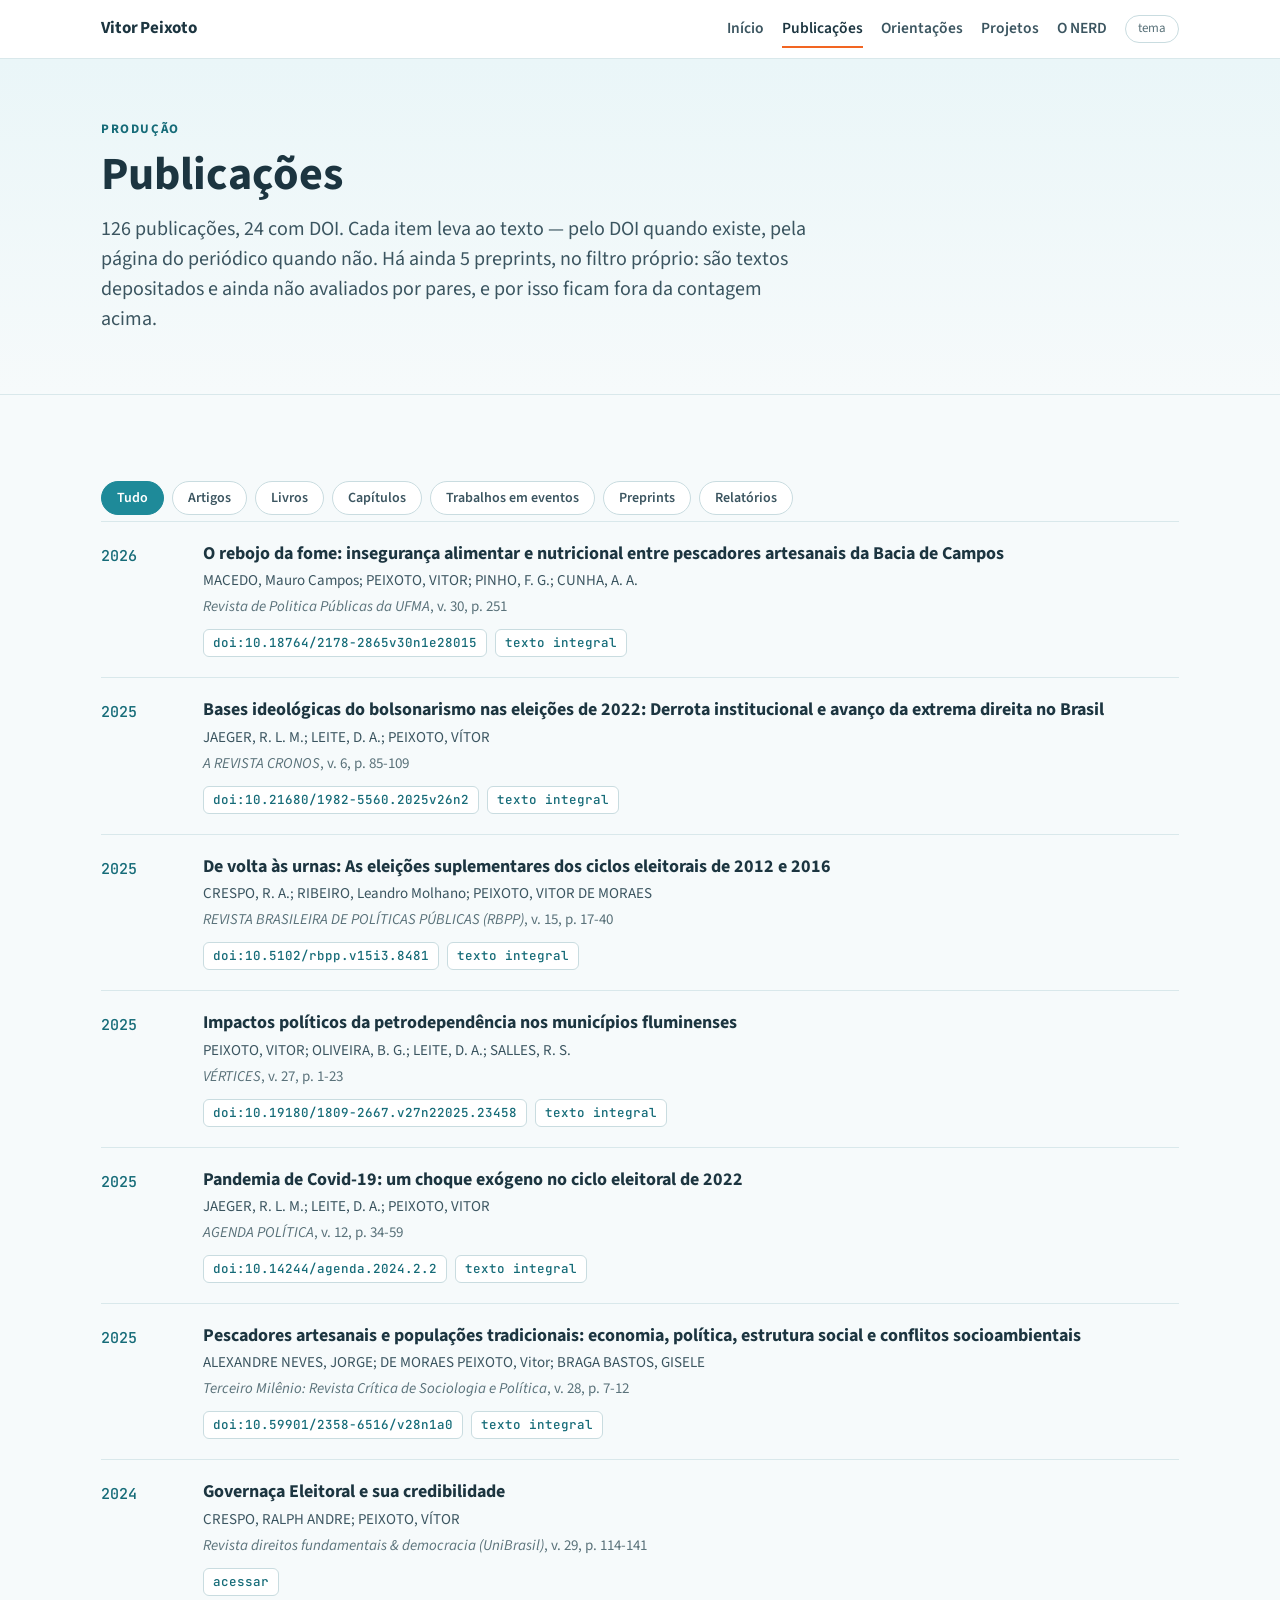
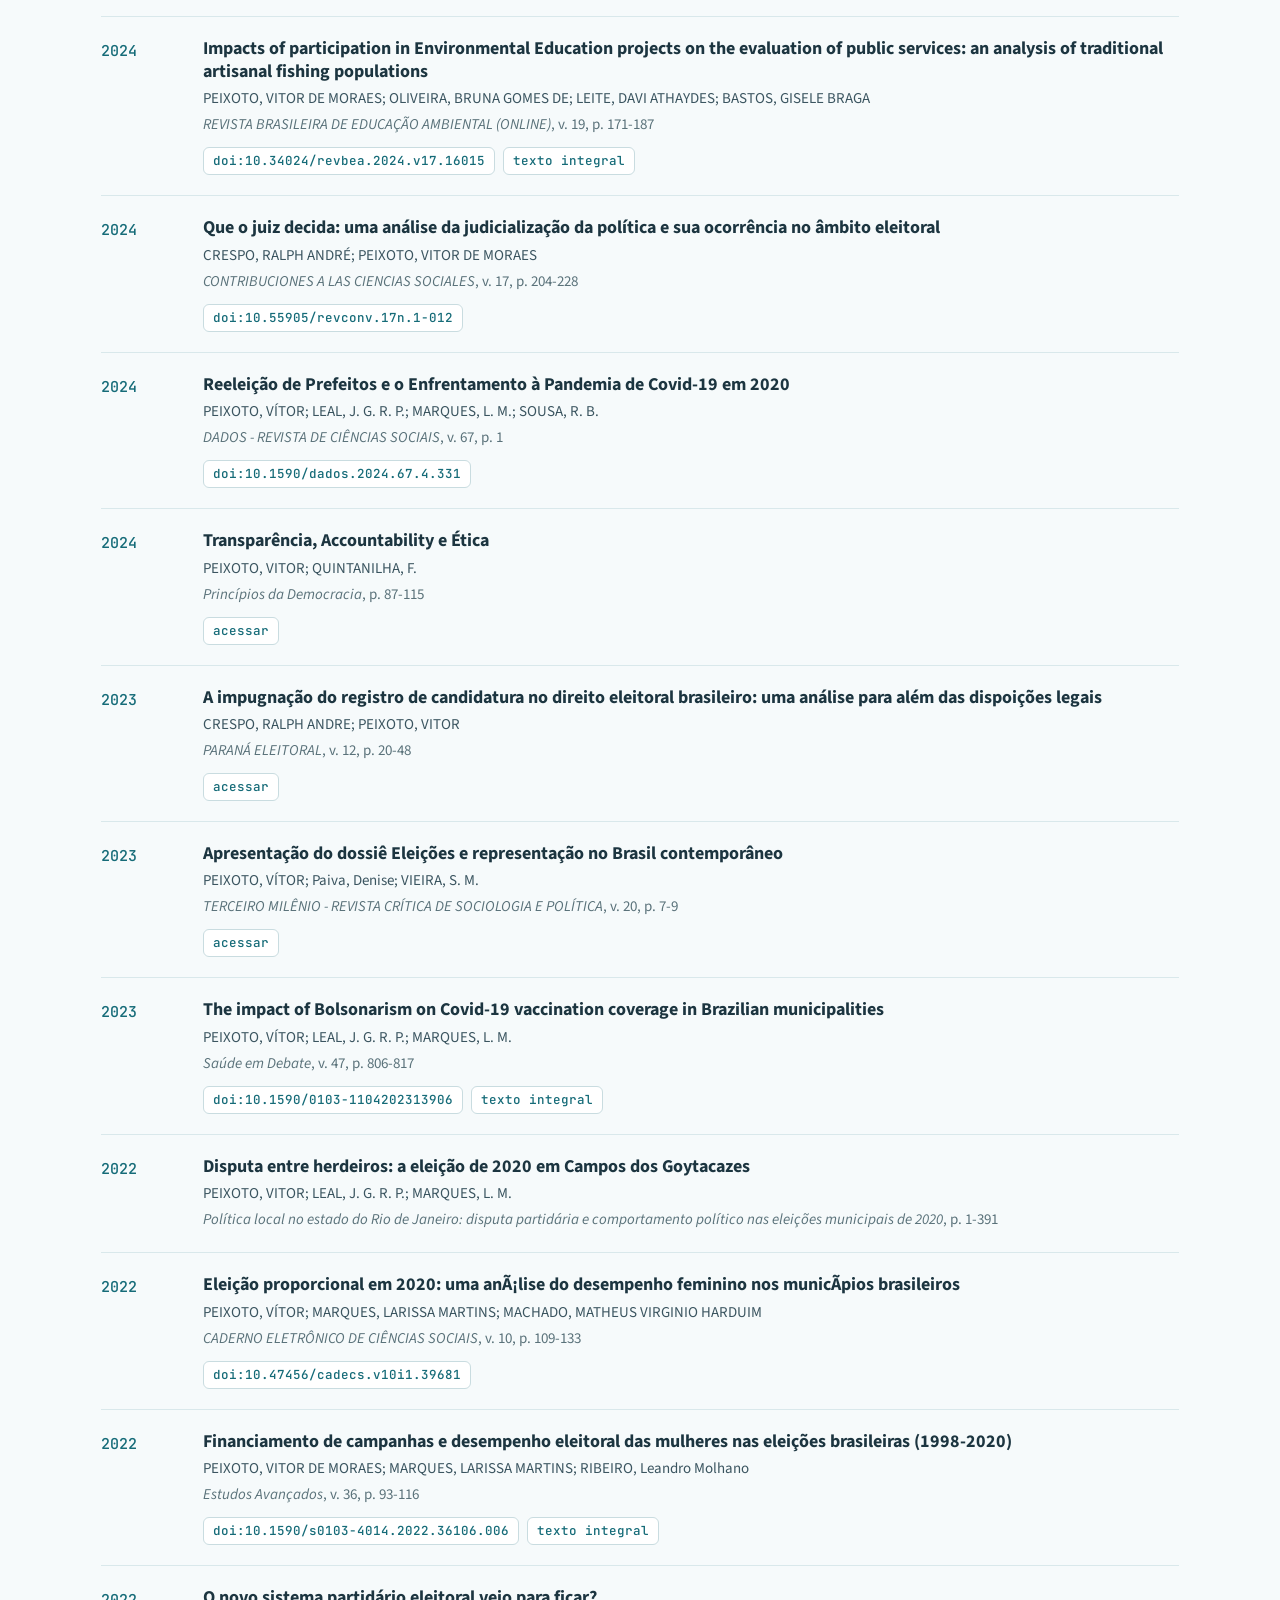
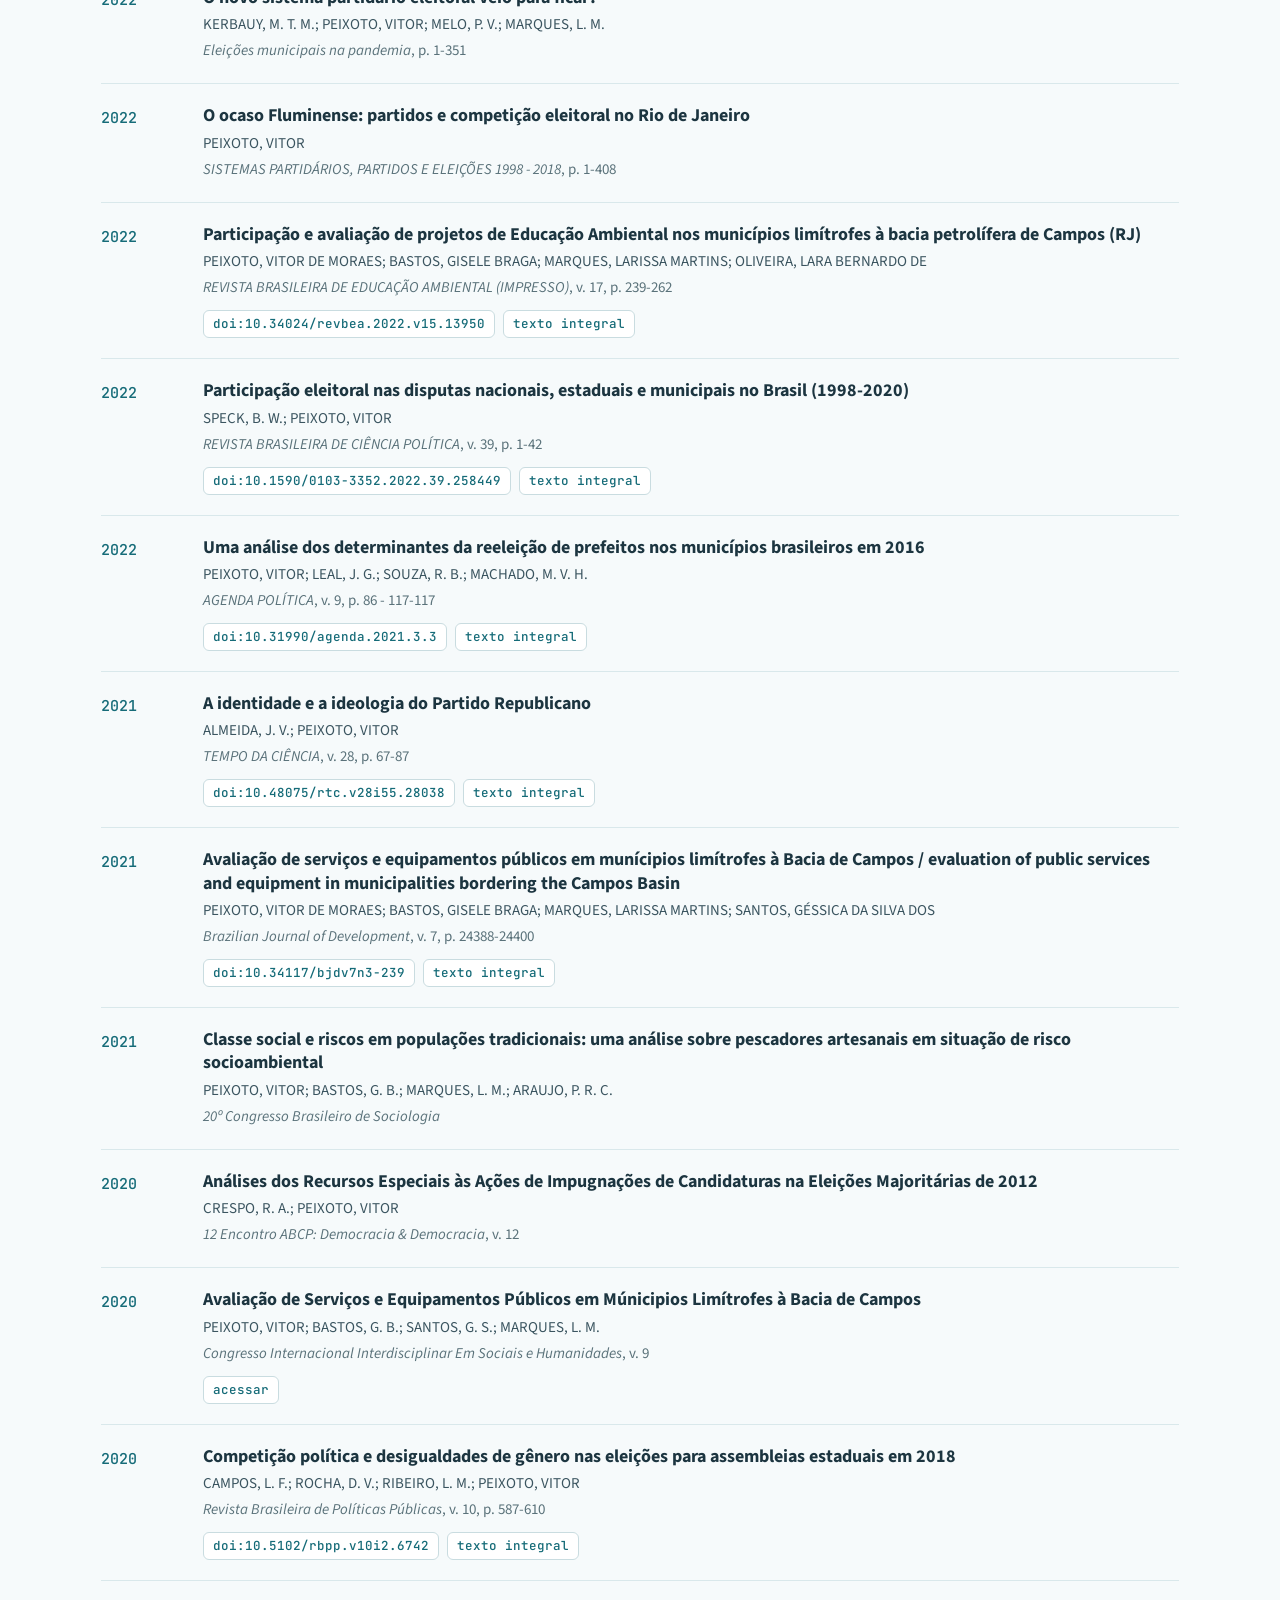
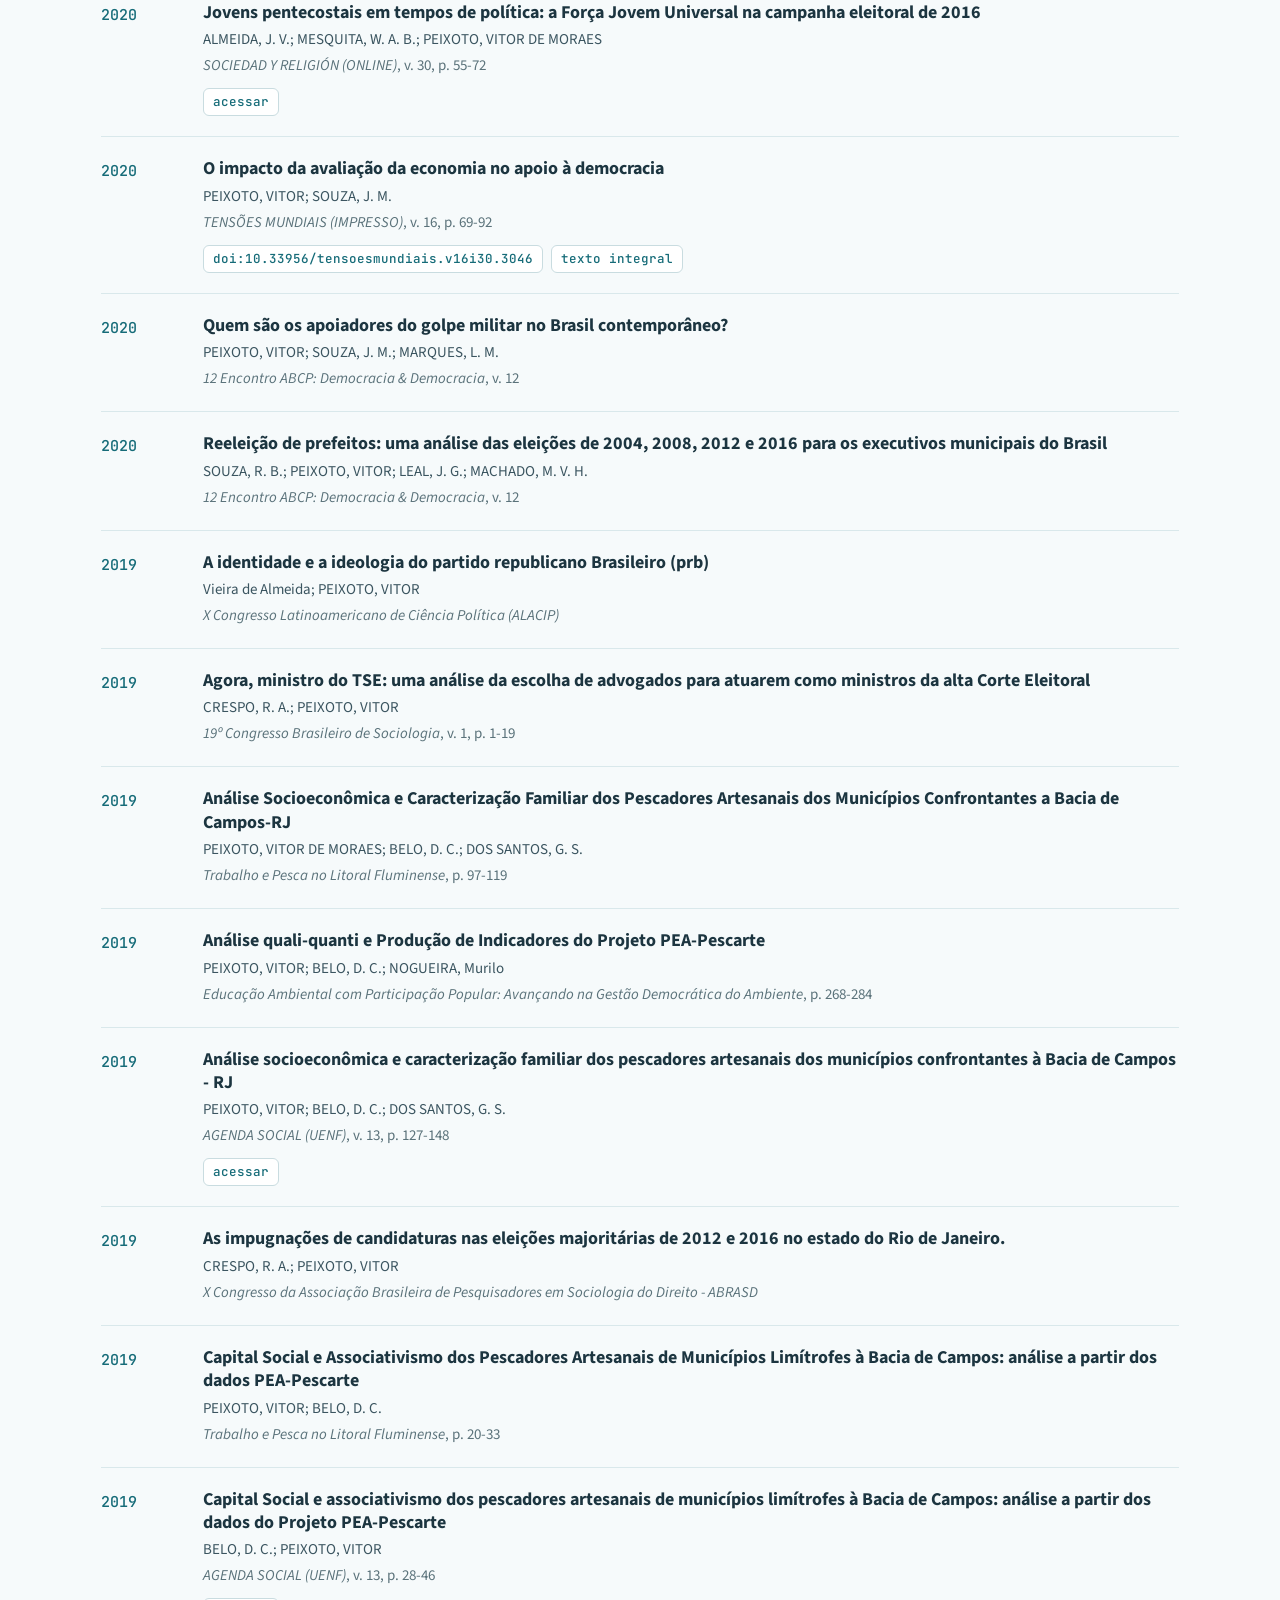
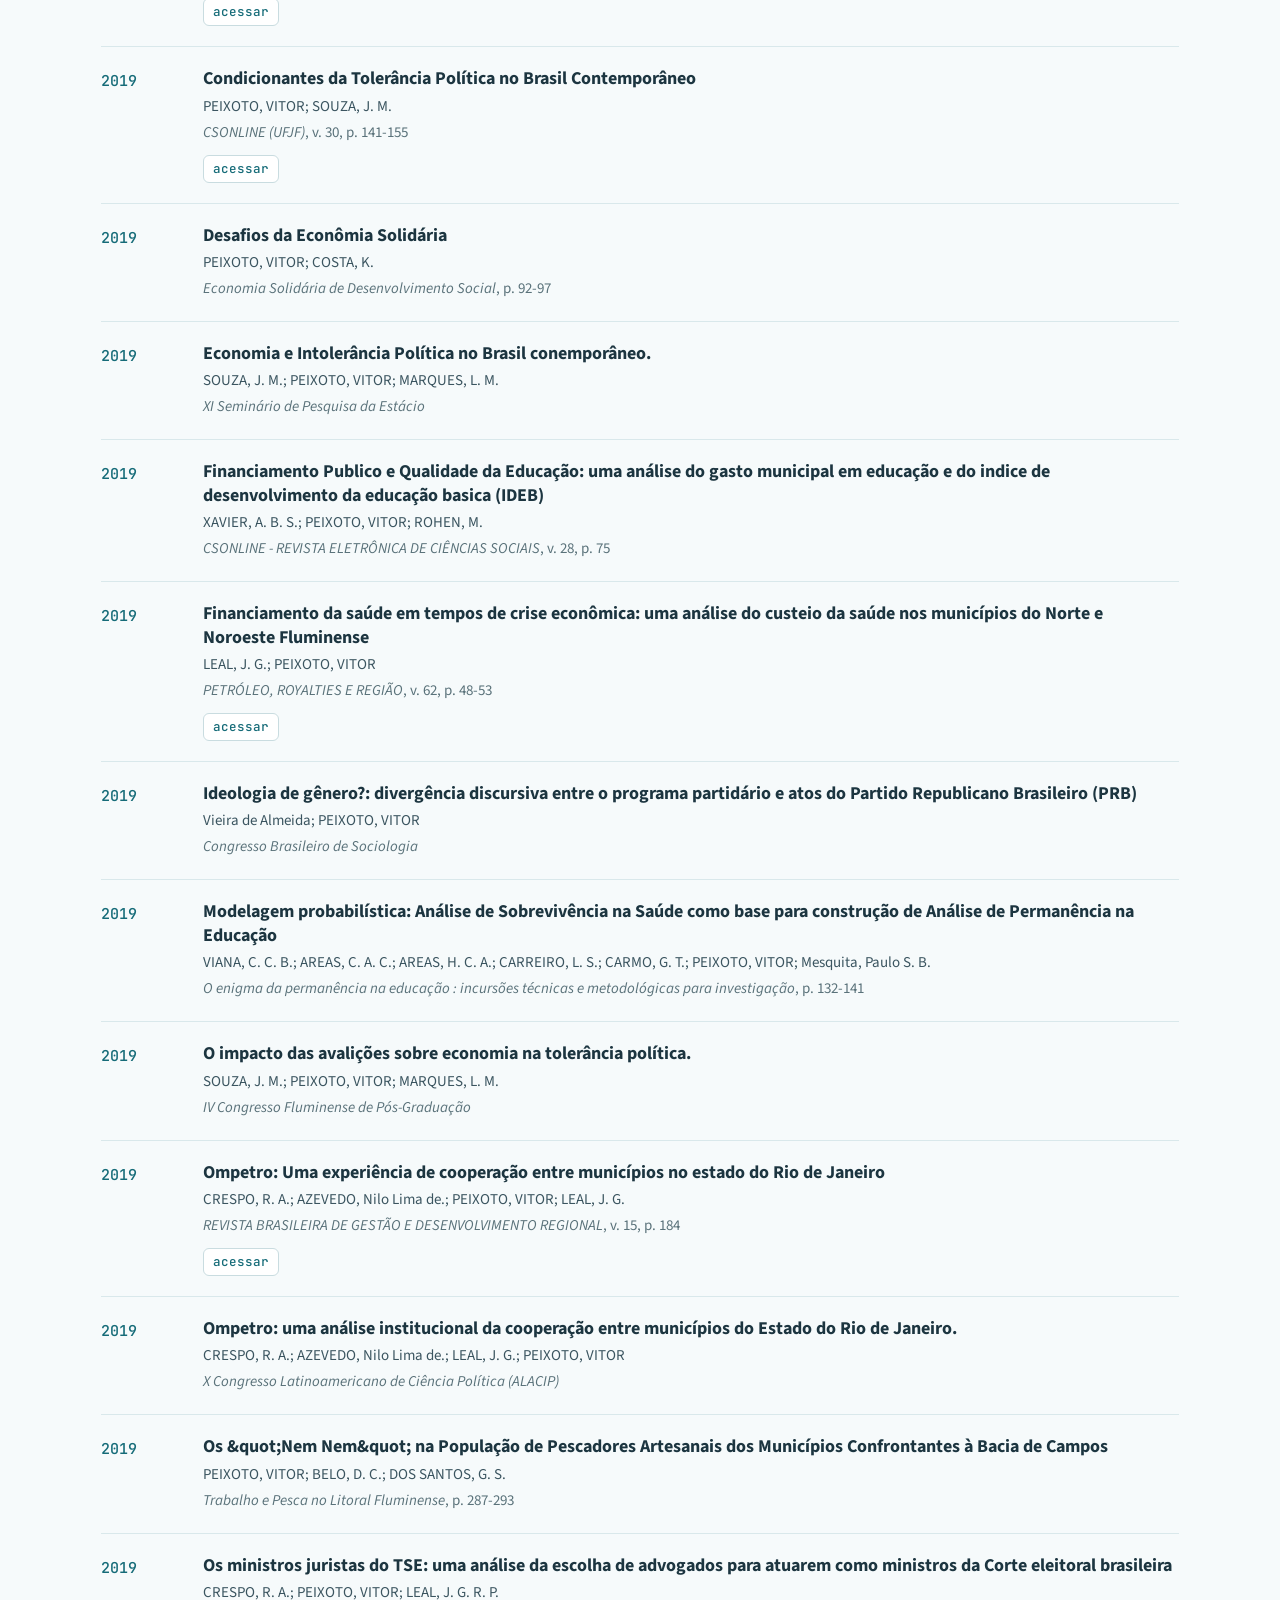
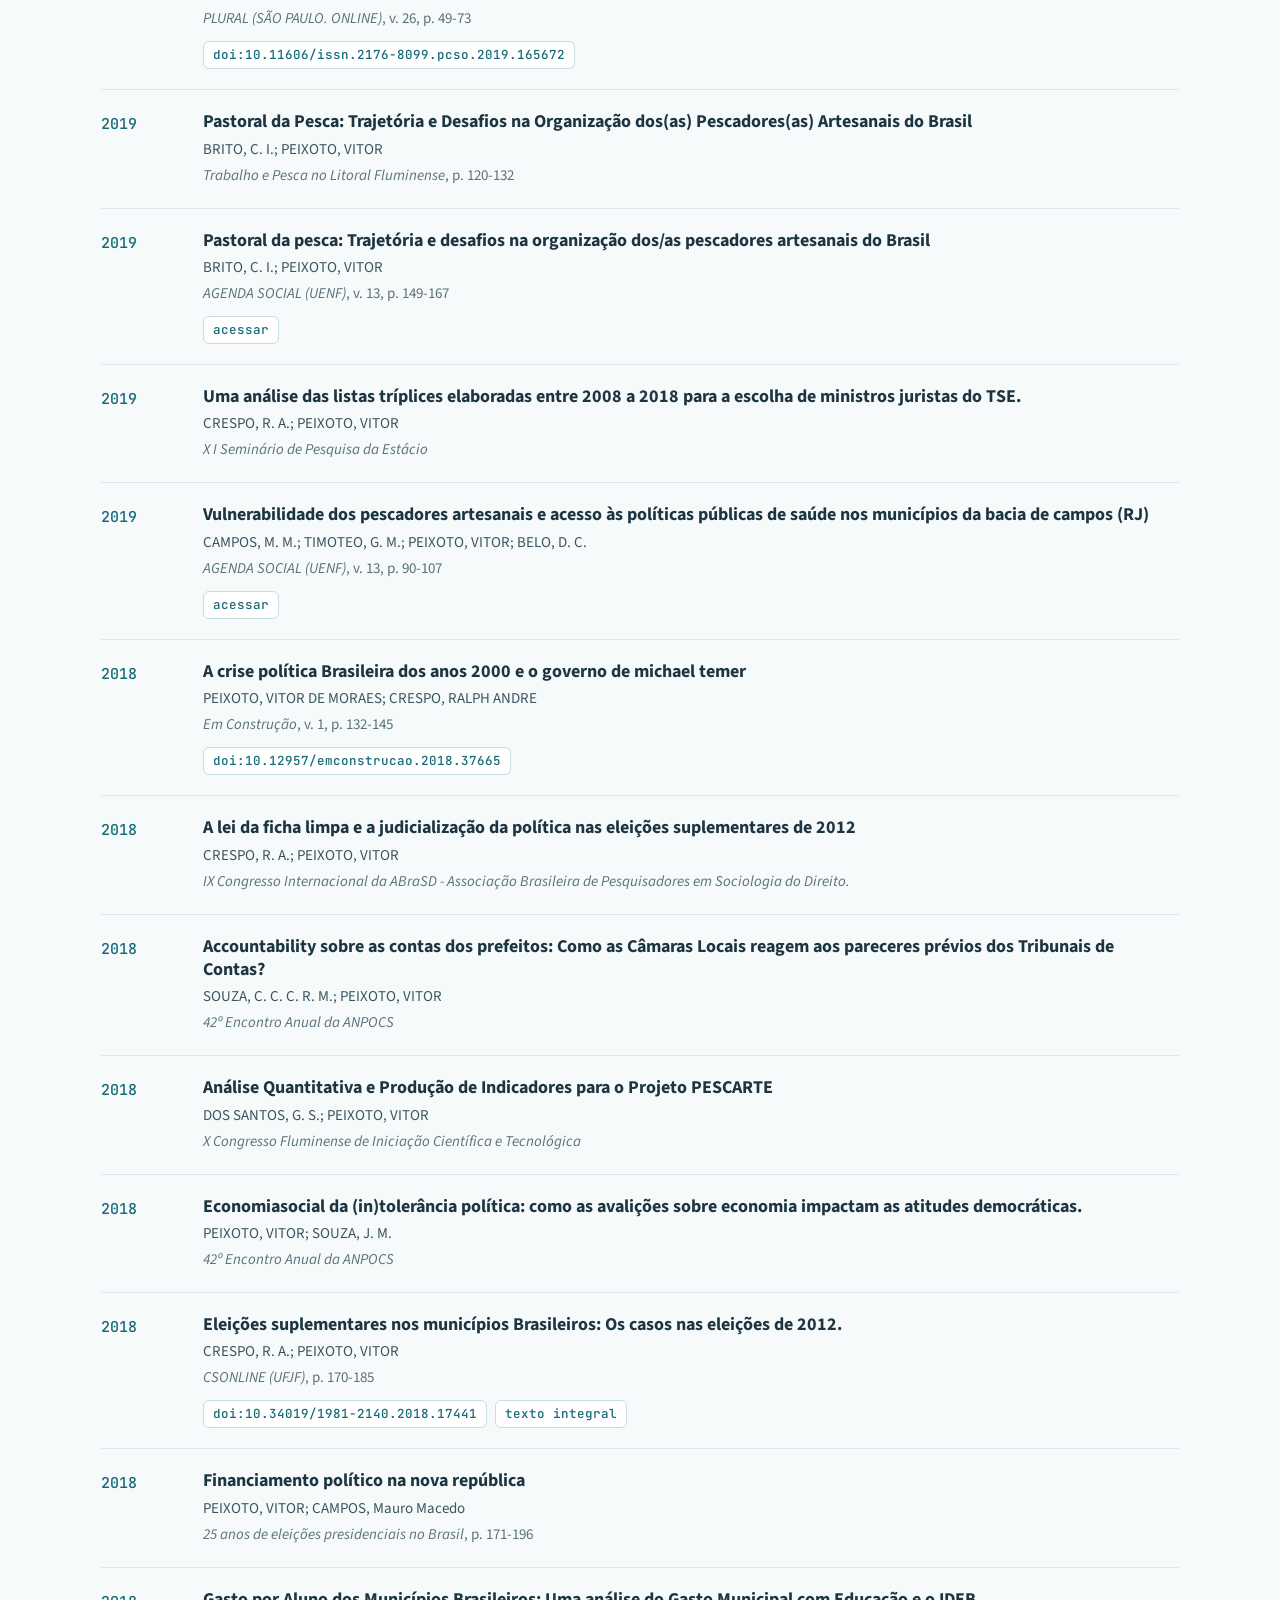
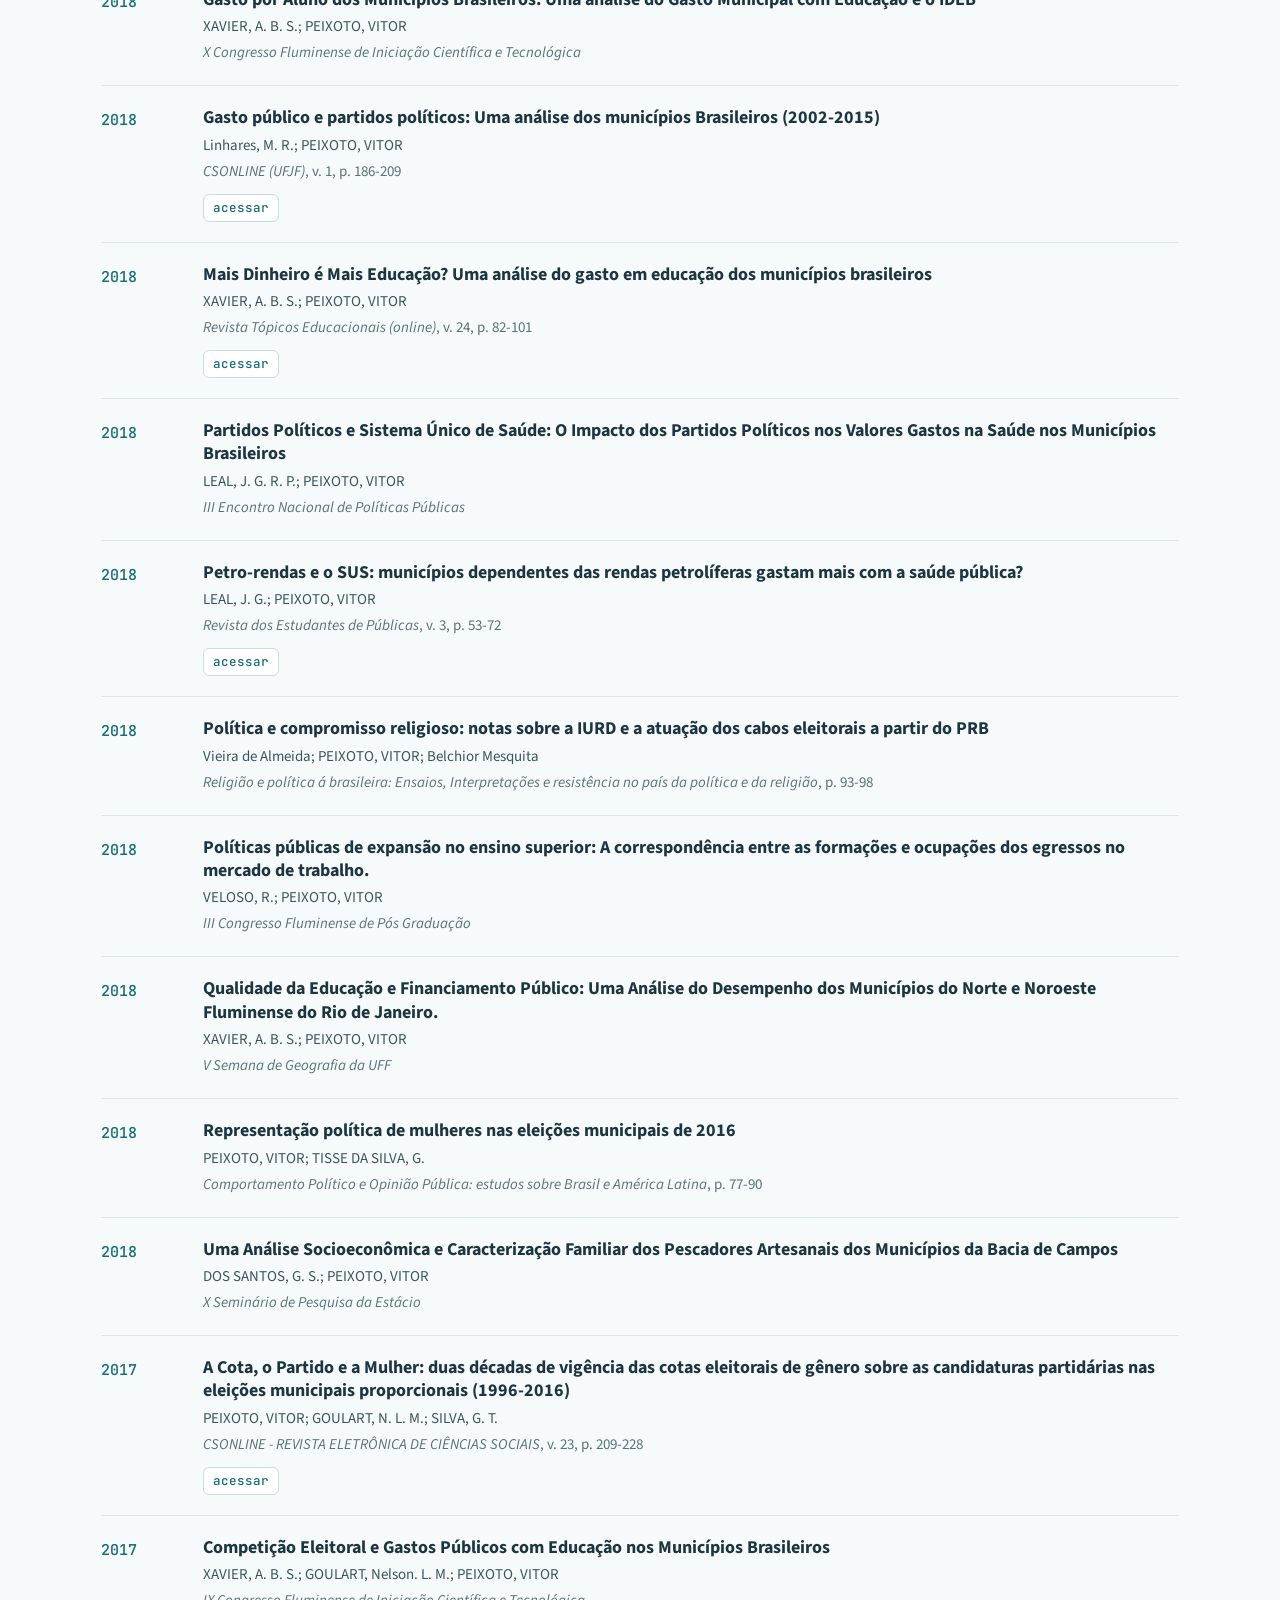
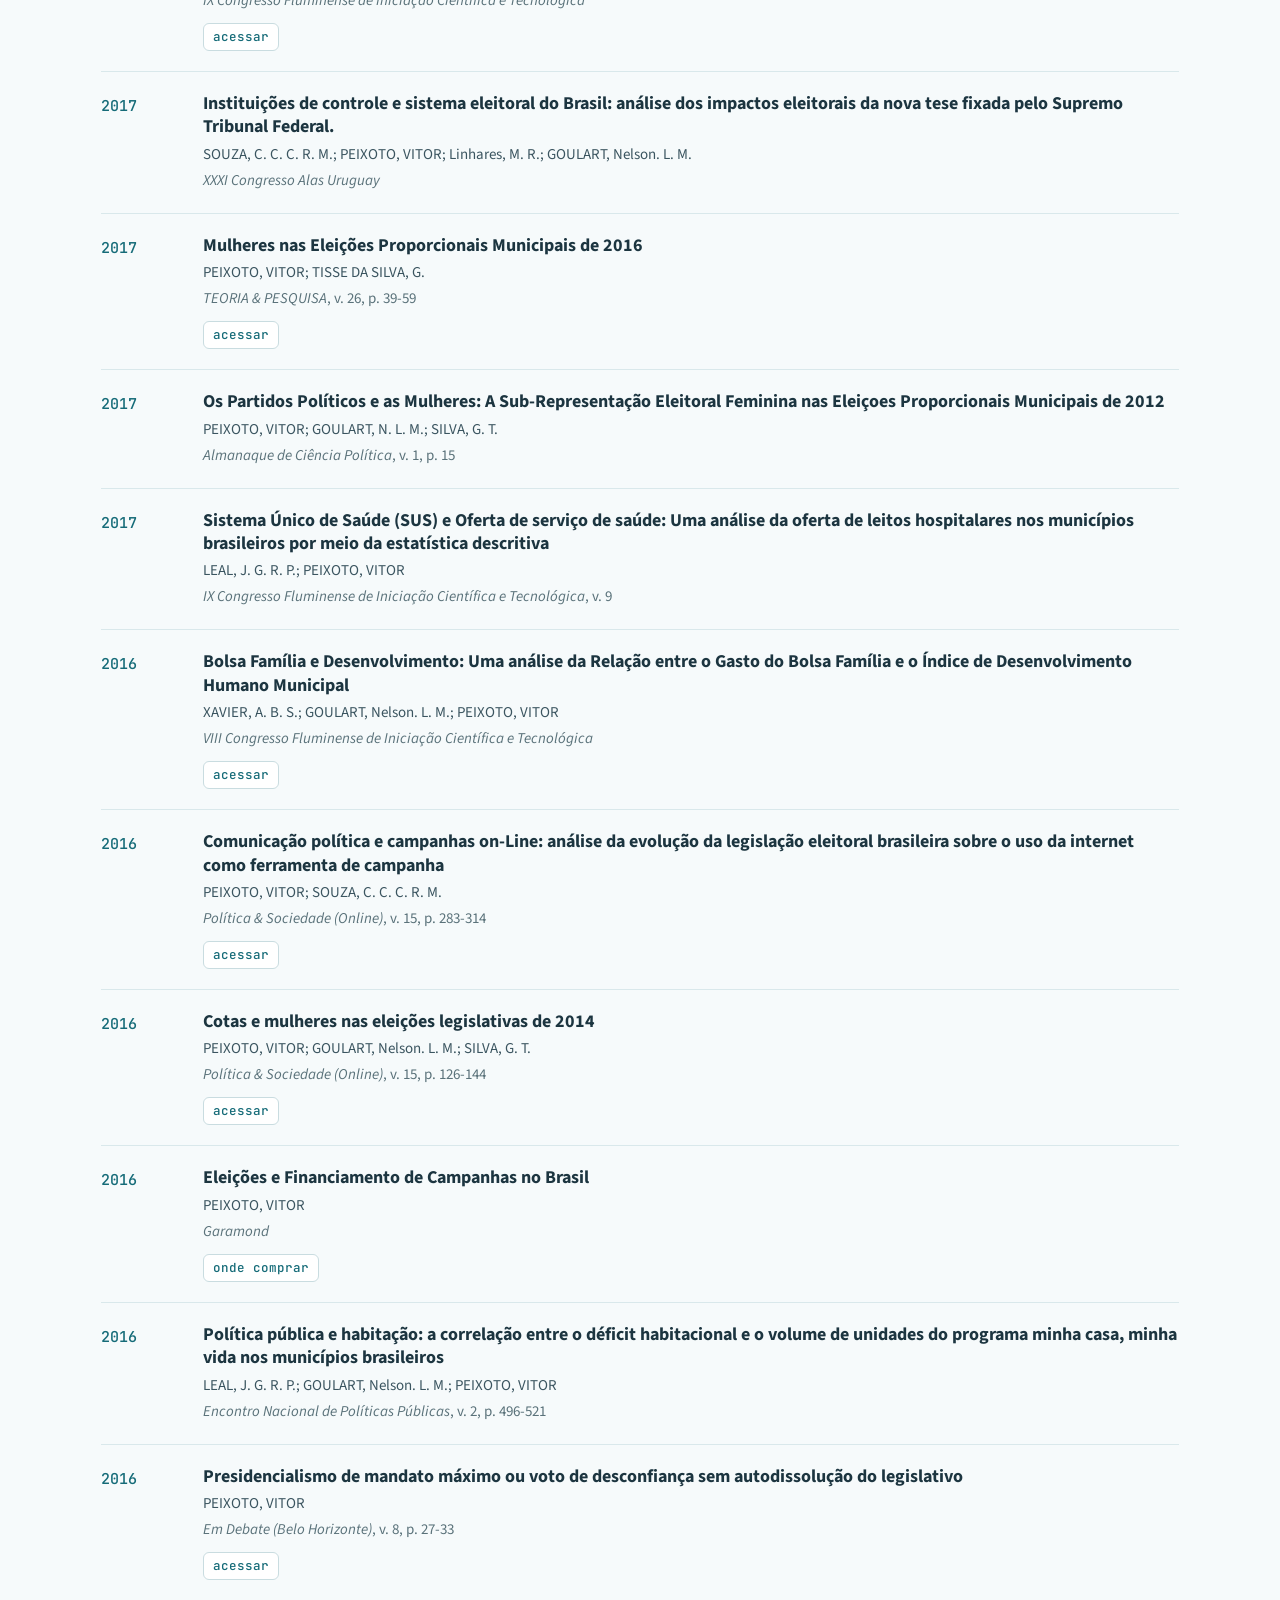
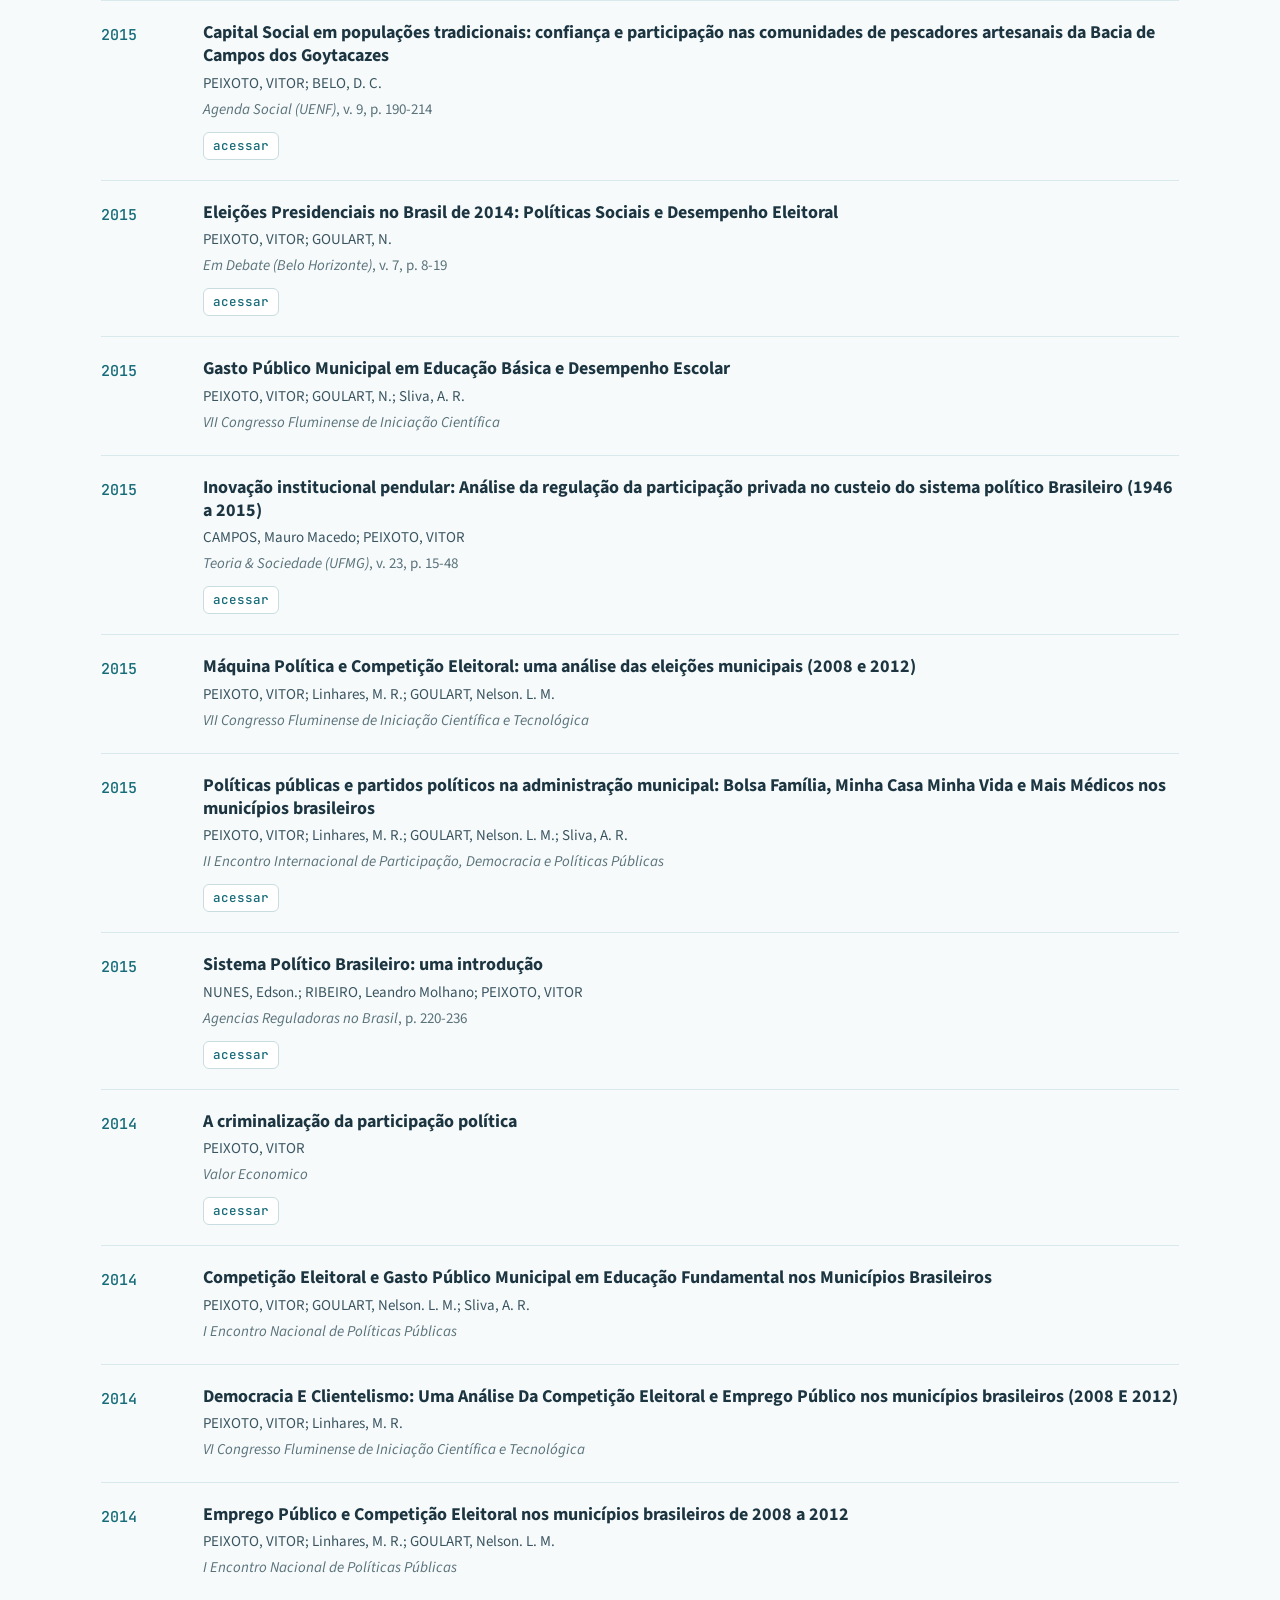
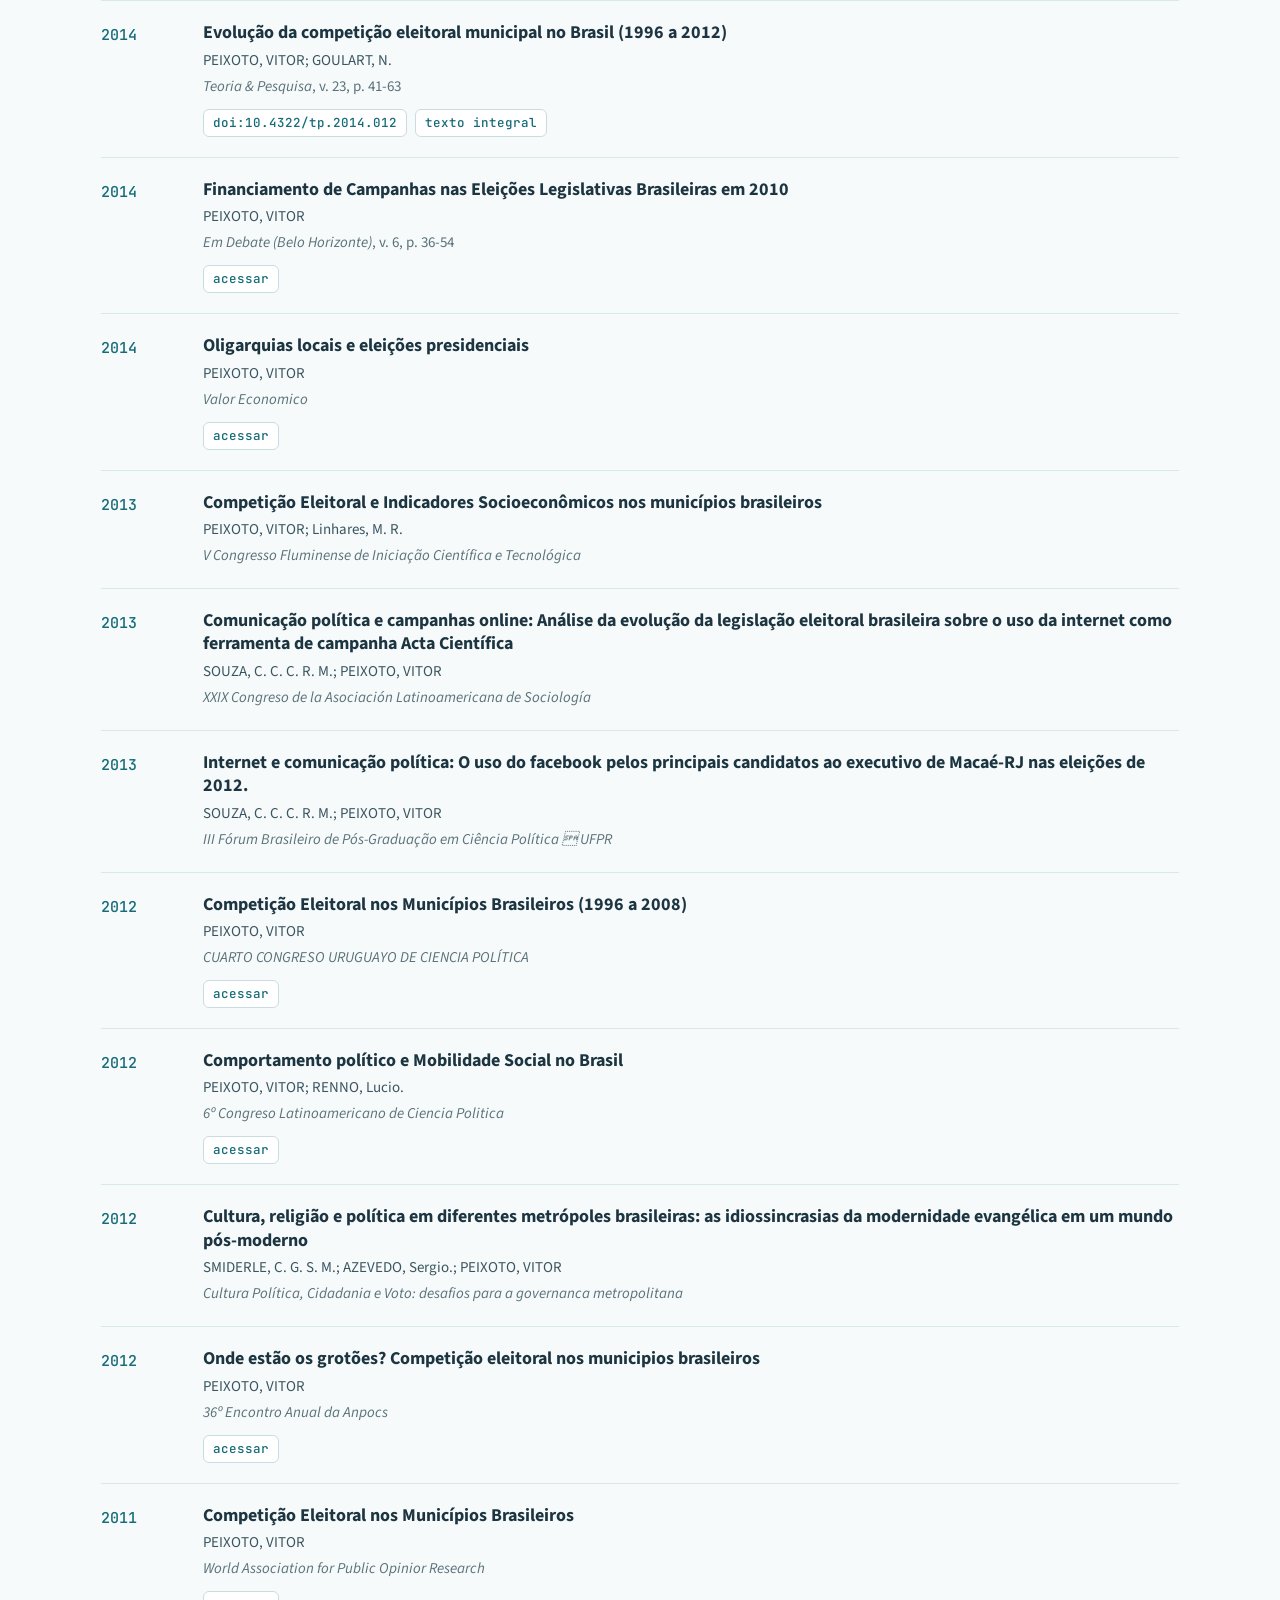
<file: publicacoes.html>
<!doctype html>
<html lang="pt-BR">
<head>
<meta charset="utf-8">
<meta name="viewport" content="width=device-width, initial-scale=1">
<title>Publicações · Vitor de Moraes Peixoto</title>
<meta name="description" content="Publicações de Vitor de Moraes Peixoto, com DOI e link.">
<meta name="author" content="Vitor de Moraes Peixoto">
<meta property="og:title" content="Publicações · Vitor de Moraes Peixoto">
<meta property="og:description" content="Publicações de Vitor de Moraes Peixoto, com DOI e link.">
<meta property="og:type" content="website">
<link rel="canonical" href="https://moraespeixoto.github.io/publicacoes.html">
<meta property="og:url" content="https://moraespeixoto.github.io/publicacoes.html">
<link rel="icon" href="fav.png">
<script>
(function () {
  try {
    var salvo = localStorage.getItem("vp-tema");
    if (salvo) document.documentElement.setAttribute("data-tema", salvo);
  } catch (erro) { /* navegacao privada: segue no tema do sistema */ }
})();
</script>
<link rel="preconnect" href="https://fonts.googleapis.com">
<link rel="preconnect" href="https://fonts.gstatic.com" crossorigin>
<link rel="stylesheet" href="https://fonts.googleapis.com/css2?family=Source+Sans+3:ital,wght@0,400;0,600;0,700;1,400&family=JetBrains+Mono:wght@400;500&display=swap">
<link rel="stylesheet" href="estilo.css">
</head>
<body>
<nav class="vp-nav">
<div class="vp-wrap vp-nav-int">
<a class="vp-marca" href="index.html">Vitor Peixoto</a>
<a class="vp-link" href="index.html">Início</a>
<a class="vp-link" href="publicacoes.html" aria-current="page">Publicações</a>
<a class="vp-link" href="orientacoes.html">Orientações</a>
<a class="vp-link" href="projetos.html">Projetos</a>
<a class="vp-link" href="nerd.html">O NERD</a>
<button class="vp-tema" type="button" id="vp-tema" aria-label="Alternar tema claro e escuro">tema</button>
</div>
</nav>
<main>
<div class="vp-hero">
<div class="vp-wrap vp-secao">
<span class="vp-kicker">Produção</span>
<h1>Publicações</h1>
<p class="vp-lead">126 publicações, 24 com DOI. Cada item leva ao texto — pelo DOI quando existe, pela página do periódico quando não. Há ainda 5 preprints, no filtro próprio: são textos depositados e ainda não avaliados por pares, e por isso ficam fora da contagem acima.</p>
</div>
</div>
<div class="vp-wrap vp-secao">
<div class="vp-filtros"><button class="vp-filtro" type="button" data-filtro="todos" aria-pressed="true">Tudo</button><button class="vp-filtro" type="button" data-filtro="artigo" aria-pressed="false">Artigos</button><button class="vp-filtro" type="button" data-filtro="livro" aria-pressed="false">Livros</button><button class="vp-filtro" type="button" data-filtro="capitulo" aria-pressed="false">Capítulos</button><button class="vp-filtro" type="button" data-filtro="evento" aria-pressed="false">Trabalhos em eventos</button><button class="vp-filtro" type="button" data-filtro="preprint" aria-pressed="false">Preprints</button><button class="vp-filtro" type="button" data-filtro="relatorio" aria-pressed="false">Relatórios</button></div>
<ul class="vp-lista"><li class="vp-item" data-tipo="preprint" data-fora-do-geral="1" hidden>
<div class="vp-ano">2026</div>
<div>
<p class="vp-item-titulo"><a href="https://doi.org/10.31235/osf.io/b29kg_v1" target="_blank" rel="noopener noreferrer">Da ocupação declarada à posição social: as decisões de medida do pacote ocupacoesBR</a></p>
<p class="vp-autores">PEIXOTO, Vitor de Moraes</p>
<p class="vp-veiculo"><em>SocArXiv</em>, v1, depositado em 04/09/2026</p>
<div class="vp-links"><a class="vp-doi" href="https://doi.org/10.31235/osf.io/b29kg_v1" target="_blank" rel="noopener noreferrer">doi:10.31235/osf.io/b29kg_v1</a><a class="vp-ext" href="https://osf.io/preprints/socarxiv/b29kg_v1" target="_blank" rel="noopener noreferrer">texto integral</a></div>
</div>
</li><li class="vp-item" data-tipo="artigo">
<div class="vp-ano">2026</div>
<div>
<p class="vp-item-titulo"><a href="https://doi.org/10.18764/2178-2865v30n1e28015" target="_blank" rel="noopener noreferrer">O rebojo da fome: insegurança alimentar e nutricional entre pescadores artesanais da Bacia de Campos</a></p>
<p class="vp-autores">MACEDO, Mauro Campos; PEIXOTO, VITOR; PINHO, F. G.; CUNHA, A. A.</p>
<p class="vp-veiculo"><em>Revista de Politica Públicas da UFMA</em>, v. 30, p. 251</p>
<div class="vp-links"><a class="vp-doi" href="https://doi.org/10.18764/2178-2865v30n1e28015" target="_blank" rel="noopener noreferrer">doi:10.18764/2178-2865v30n1e28015</a><a class="vp-ext" href="https://www.periodicoseletronicos.ufma.br/index.php/rppublica/article/view/28015/14960" target="_blank" rel="noopener noreferrer">texto integral</a></div>
</div>
</li><li class="vp-item" data-tipo="preprint" data-fora-do-geral="1" hidden>
<div class="vp-ano">2026</div>
<div>
<p class="vp-item-titulo"><a href="https://doi.org/10.2139/ssrn.7107658" target="_blank" rel="noopener noreferrer">Off-Cycle Political Turnover and the School Bureaucracy: Quasi-Experimental Evidence from Brazil&#x27;s Supplementary Elections</a></p>
<p class="vp-autores">PEIXOTO, Vitor de Moraes; LEITE, Davi Athaydes</p>
<p class="vp-veiculo"><em>SSRN</em>, depositado em 28/07/2026</p>
<div class="vp-links"><a class="vp-doi" href="https://doi.org/10.2139/ssrn.7107658" target="_blank" rel="noopener noreferrer">doi:10.2139/ssrn.7107658</a><a class="vp-ext" href="https://ssrn.com/abstract=7107658" target="_blank" rel="noopener noreferrer">texto integral</a></div>
</div>
</li><li class="vp-item" data-tipo="preprint" data-fora-do-geral="1" hidden>
<div class="vp-ano">2026</div>
<div>
<p class="vp-item-titulo"><a href="https://doi.org/10.31235/osf.io/57xp6_v1" target="_blank" rel="noopener noreferrer">Os três corpos de uma eleição: eleitorado, candidaturas e eleitos no Brasil (1998-2026)</a></p>
<p class="vp-autores">PEIXOTO, Vitor de Moraes</p>
<p class="vp-veiculo"><em>SocArXiv</em>, v1, depositado em 05/09/2026</p>
<div class="vp-links"><a class="vp-doi" href="https://doi.org/10.31235/osf.io/57xp6_v1" target="_blank" rel="noopener noreferrer">doi:10.31235/osf.io/57xp6_v1</a><a class="vp-ext" href="https://osf.io/preprints/socarxiv/57xp6_v1" target="_blank" rel="noopener noreferrer">texto integral</a></div>
</div>
</li><li class="vp-item" data-tipo="preprint" data-fora-do-geral="1" hidden>
<div class="vp-ano">2026</div>
<div>
<p class="vp-item-titulo"><a href="https://doi.org/10.2139/ssrn.7079720" target="_blank" rel="noopener noreferrer">Political Instability and Bureaucratic Resilience: The Protective Role of Performance-based Transfers in Brazilian Social Assistance</a></p>
<p class="vp-autores">PEIXOTO, Vitor de Moraes; LEITE, Davi Athaydes</p>
<p class="vp-veiculo"><em>SSRN</em>, depositado em 25/07/2026</p>
<div class="vp-links"><a class="vp-doi" href="https://doi.org/10.2139/ssrn.7079720" target="_blank" rel="noopener noreferrer">doi:10.2139/ssrn.7079720</a><a class="vp-ext" href="https://ssrn.com/abstract=7079720" target="_blank" rel="noopener noreferrer">texto integral</a></div>
</div>
</li><li class="vp-item" data-tipo="preprint" data-fora-do-geral="1" hidden>
<div class="vp-ano">2026</div>
<div>
<p class="vp-item-titulo"><a href="https://doi.org/10.2139/ssrn.7009639" target="_blank" rel="noopener noreferrer">Political Instability and the Provision of Public Goods: Quasi-Experimental Evidence from Supplementary Elections on Brazilian Primary Health Care</a></p>
<p class="vp-autores">PEIXOTO, Vitor de Moraes; LEITE, Davi Athaydes</p>
<p class="vp-veiculo"><em>SSRN</em>, depositado em 30/06/2026</p>
<div class="vp-links"><a class="vp-doi" href="https://doi.org/10.2139/ssrn.7009639" target="_blank" rel="noopener noreferrer">doi:10.2139/ssrn.7009639</a><a class="vp-ext" href="https://ssrn.com/abstract=7009639" target="_blank" rel="noopener noreferrer">texto integral</a></div>
</div>
</li><li class="vp-item" data-tipo="artigo">
<div class="vp-ano">2025</div>
<div>
<p class="vp-item-titulo"><a href="https://doi.org/10.21680/1982-5560.2025v26n2" target="_blank" rel="noopener noreferrer">Bases ideológicas do bolsonarismo nas eleições de 2022: Derrota institucional e avanço da extrema direita no Brasil</a></p>
<p class="vp-autores">JAEGER, R. L. M.; LEITE, D. A.; PEIXOTO, VÍTOR</p>
<p class="vp-veiculo"><em>A REVISTA CRONOS</em>, v. 6, p. 85-109</p>
<div class="vp-links"><a class="vp-doi" href="https://doi.org/10.21680/1982-5560.2025v26n2" target="_blank" rel="noopener noreferrer">doi:10.21680/1982-5560.2025v26n2</a><a class="vp-ext" href="https://periodicos.ufrn.br/cronos/article/view/39259" target="_blank" rel="noopener noreferrer">texto integral</a></div>
</div>
</li><li class="vp-item" data-tipo="artigo">
<div class="vp-ano">2025</div>
<div>
<p class="vp-item-titulo"><a href="https://doi.org/10.5102/rbpp.v15i3.8481" target="_blank" rel="noopener noreferrer">De volta às urnas: As eleições suplementares dos ciclos eleitorais de 2012 e 2016</a></p>
<p class="vp-autores">CRESPO, R. A.; RIBEIRO, Leandro Molhano; PEIXOTO, VITOR DE MORAES</p>
<p class="vp-veiculo"><em>REVISTA BRASILEIRA DE POLÍTICAS PÚBLICAS (RBPP)</em>, v. 15, p. 17-40</p>
<div class="vp-links"><a class="vp-doi" href="https://doi.org/10.5102/rbpp.v15i3.8481" target="_blank" rel="noopener noreferrer">doi:10.5102/rbpp.v15i3.8481</a><a class="vp-ext" href="https://www.publicacoes.uniceub.br/RBPP/article/view/8481/pdf" target="_blank" rel="noopener noreferrer">texto integral</a></div>
</div>
</li><li class="vp-item" data-tipo="artigo">
<div class="vp-ano">2025</div>
<div>
<p class="vp-item-titulo"><a href="https://doi.org/10.19180/1809-2667.v27n22025.23458" target="_blank" rel="noopener noreferrer">Impactos políticos da petrodependência nos municípios fluminenses</a></p>
<p class="vp-autores">PEIXOTO, VITOR; OLIVEIRA, B. G.; LEITE, D. A.; SALLES, R. S.</p>
<p class="vp-veiculo"><em>VÉRTICES</em>, v. 27, p. 1-23</p>
<div class="vp-links"><a class="vp-doi" href="https://doi.org/10.19180/1809-2667.v27n22025.23458" target="_blank" rel="noopener noreferrer">doi:10.19180/1809-2667.v27n22025.23458</a><a class="vp-ext" href="https://editoraessentia.iff.edu.br/index.php/vertices/article/view/23458" target="_blank" rel="noopener noreferrer">texto integral</a></div>
</div>
</li><li class="vp-item" data-tipo="artigo">
<div class="vp-ano">2025</div>
<div>
<p class="vp-item-titulo"><a href="https://doi.org/10.14244/agenda.2024.2.2" target="_blank" rel="noopener noreferrer">Pandemia de Covid-19: um choque exógeno no ciclo eleitoral de 2022</a></p>
<p class="vp-autores">JAEGER, R. L. M.; LEITE, D. A.; PEIXOTO, VITOR</p>
<p class="vp-veiculo"><em>AGENDA POLÍTICA</em>, v. 12, p. 34-59</p>
<div class="vp-links"><a class="vp-doi" href="https://doi.org/10.14244/agenda.2024.2.2" target="_blank" rel="noopener noreferrer">doi:10.14244/agenda.2024.2.2</a><a class="vp-ext" href="https://www.agendapolitica.ufscar.br/index.php/agendapolitica/article/view/1041" target="_blank" rel="noopener noreferrer">texto integral</a></div>
</div>
</li><li class="vp-item" data-tipo="artigo">
<div class="vp-ano">2025</div>
<div>
<p class="vp-item-titulo"><a href="https://doi.org/10.59901/2358-6516/v28n1a0" target="_blank" rel="noopener noreferrer">Pescadores artesanais e populações tradicionais: economia, política, estrutura social e conflitos socioambientais</a></p>
<p class="vp-autores">ALEXANDRE NEVES, JORGE; DE MORAES PEIXOTO, Vitor; BRAGA BASTOS, GISELE</p>
<p class="vp-veiculo"><em>Terceiro Milênio: Revista Crítica de Sociologia e Política</em>, v. 28, p. 7-12</p>
<div class="vp-links"><a class="vp-doi" href="https://doi.org/10.59901/2358-6516/v28n1a0" target="_blank" rel="noopener noreferrer">doi:10.59901/2358-6516/v28n1a0</a><a class="vp-ext" href="https://revistaterceiromilenio.uenf.br/index.php/rtm/article/view/401" target="_blank" rel="noopener noreferrer">texto integral</a></div>
</div>
</li><li class="vp-item" data-tipo="artigo">
<div class="vp-ano">2024</div>
<div>
<p class="vp-item-titulo"><a href="https://revistaeletronicardfd.unibrasil.com.br/index.php/rdfd/article/view/2669" target="_blank" rel="noopener noreferrer">Governaça Eleitoral e sua credibilidade</a></p>
<p class="vp-autores">CRESPO, RALPH ANDRE; PEIXOTO, VÍTOR</p>
<p class="vp-veiculo"><em>Revista direitos fundamentais &amp; democracia (UniBrasil)</em>, v. 29, p. 114-141</p>
<div class="vp-links"><a class="vp-ext" href="https://revistaeletronicardfd.unibrasil.com.br/index.php/rdfd/article/view/2669" target="_blank" rel="noopener noreferrer">acessar</a></div>
</div>
</li><li class="vp-item" data-tipo="artigo">
<div class="vp-ano">2024</div>
<div>
<p class="vp-item-titulo"><a href="https://doi.org/10.34024/revbea.2024.v17.16015" target="_blank" rel="noopener noreferrer">Impacts of participation in Environmental Education projects on the evaluation of public services: an analysis of traditional artisanal fishing populations</a></p>
<p class="vp-autores">PEIXOTO, VITOR DE MORAES; OLIVEIRA, BRUNA GOMES DE; LEITE, DAVI ATHAYDES; BASTOS, GISELE BRAGA</p>
<p class="vp-veiculo"><em>REVISTA BRASILEIRA DE EDUCAÇÃO AMBIENTAL (ONLINE)</em>, v. 19, p. 171-187</p>
<div class="vp-links"><a class="vp-doi" href="https://doi.org/10.34024/revbea.2024.v17.16015" target="_blank" rel="noopener noreferrer">doi:10.34024/revbea.2024.v17.16015</a><a class="vp-ext" href="https://doi.org/10.34024/revbea.2024.v17.16015" target="_blank" rel="noopener noreferrer">texto integral</a></div>
</div>
</li><li class="vp-item" data-tipo="artigo">
<div class="vp-ano">2024</div>
<div>
<p class="vp-item-titulo"><a href="https://doi.org/10.55905/revconv.17n.1-012" target="_blank" rel="noopener noreferrer">Que o juiz decida: uma análise da judicialização da política e sua ocorrência no âmbito eleitoral</a></p>
<p class="vp-autores">CRESPO, RALPH ANDRÉ; PEIXOTO, VITOR DE MORAES</p>
<p class="vp-veiculo"><em>CONTRIBUCIONES A LAS CIENCIAS SOCIALES</em>, v. 17, p. 204-228</p>
<div class="vp-links"><a class="vp-doi" href="https://doi.org/10.55905/revconv.17n.1-012" target="_blank" rel="noopener noreferrer">doi:10.55905/revconv.17n.1-012</a></div>
</div>
</li><li class="vp-item" data-tipo="artigo">
<div class="vp-ano">2024</div>
<div>
<p class="vp-item-titulo"><a href="https://doi.org/10.1590/dados.2024.67.4.331" target="_blank" rel="noopener noreferrer">Reeleição de Prefeitos e o Enfrentamento à Pandemia de Covid-19 em 2020</a></p>
<p class="vp-autores">PEIXOTO, VÍTOR; LEAL, J. G. R. P.; MARQUES, L. M.; SOUSA, R. B.</p>
<p class="vp-veiculo"><em>DADOS - REVISTA DE CIÊNCIAS SOCIAIS</em>, v. 67, p. 1</p>
<div class="vp-links"><a class="vp-doi" href="https://doi.org/10.1590/dados.2024.67.4.331" target="_blank" rel="noopener noreferrer">doi:10.1590/dados.2024.67.4.331</a></div>
</div>
</li><li class="vp-item" data-tipo="capitulo">
<div class="vp-ano">2024</div>
<div>
<p class="vp-item-titulo"><a href="https://oficinamunicipal.org.br/portfolio/principios-da-democracia-serie-cidadania-e-politica-livro-01/" target="_blank" rel="noopener noreferrer">Transparência, Accountability e Ética</a></p>
<p class="vp-autores">PEIXOTO, VITOR; QUINTANILHA, F.</p>
<p class="vp-veiculo"><em>Princípios da Democracia</em>, p. 87-115</p>
<div class="vp-links"><a class="vp-ext" href="https://oficinamunicipal.org.br/portfolio/principios-da-democracia-serie-cidadania-e-politica-livro-01/" target="_blank" rel="noopener noreferrer">acessar</a></div>
</div>
</li><li class="vp-item" data-tipo="artigo">
<div class="vp-ano">2023</div>
<div>
<p class="vp-item-titulo"><a href="https://www.tre-pr.jus.br/++theme++justica_eleitoral/pdfjs/web/viewer.html?file=https://www.tre-pr.jus.br/institucional/revista-parana-eleitoral/revistas-e-livros/arquivos/revista-no-38/tre-pr-parana-eleitoral-2023-volume-12-revista-3-edicao-completa" target="_blank" rel="noopener noreferrer">A impugnação do registro de candidatura no direito eleitoral brasileiro: uma análise para além das dispoições legais</a></p>
<p class="vp-autores">CRESPO, RALPH ANDRE; PEIXOTO, VITOR</p>
<p class="vp-veiculo"><em>PARANÁ ELEITORAL</em>, v. 12, p. 20-48</p>
<div class="vp-links"><a class="vp-ext" href="https://www.tre-pr.jus.br/++theme++justica_eleitoral/pdfjs/web/viewer.html?file=https://www.tre-pr.jus.br/institucional/revista-parana-eleitoral/revistas-e-livros/arquivos/revista-no-38/tre-pr-parana-eleitoral-2023-volume-12-revista-3-edicao-completa" target="_blank" rel="noopener noreferrer">acessar</a></div>
</div>
</li><li class="vp-item" data-tipo="artigo">
<div class="vp-ano">2023</div>
<div>
<p class="vp-item-titulo"><a href="https://www.revistaterceiromilenio.uenf.br/index.php/rtm/issue/view/20" target="_blank" rel="noopener noreferrer">Apresentação do dossiê Eleições e representação no Brasil contemporâneo</a></p>
<p class="vp-autores">PEIXOTO, VÍTOR; Paiva, Denise; VIEIRA, S. M.</p>
<p class="vp-veiculo"><em>TERCEIRO MILÊNIO - REVISTA CRÍTICA DE SOCIOLOGIA E POLÍTICA</em>, v. 20, p. 7-9</p>
<div class="vp-links"><a class="vp-ext" href="https://www.revistaterceiromilenio.uenf.br/index.php/rtm/issue/view/20" target="_blank" rel="noopener noreferrer">acessar</a></div>
</div>
</li><li class="vp-item" data-tipo="artigo">
<div class="vp-ano">2023</div>
<div>
<p class="vp-item-titulo"><a href="https://doi.org/10.1590/0103-1104202313906" target="_blank" rel="noopener noreferrer">The impact of Bolsonarism on Covid-19 vaccination coverage in Brazilian municipalities</a></p>
<p class="vp-autores">PEIXOTO, VÍTOR; LEAL, J. G. R. P.; MARQUES, L. M.</p>
<p class="vp-veiculo"><em>Saúde em Debate</em>, v. 47, p. 806-817</p>
<div class="vp-links"><a class="vp-doi" href="https://doi.org/10.1590/0103-1104202313906" target="_blank" rel="noopener noreferrer">doi:10.1590/0103-1104202313906</a><a class="vp-ext" href="https://www.saudeemdebate.org.br/sed/issue/view/67/121" target="_blank" rel="noopener noreferrer">texto integral</a></div>
</div>
</li><li class="vp-item" data-tipo="capitulo">
<div class="vp-ano">2022</div>
<div>
<p class="vp-item-titulo">Disputa entre herdeiros: a eleição de 2020 em Campos dos Goytacazes</p>
<p class="vp-autores">PEIXOTO, VITOR; LEAL, J. G. R. P.; MARQUES, L. M.</p>
<p class="vp-veiculo"><em>Política local no estado do Rio de Janeiro: disputa partidária e comportamento político nas eleições municipais de 2020</em>, p. 1-391</p>

</div>
</li><li class="vp-item" data-tipo="artigo">
<div class="vp-ano">2022</div>
<div>
<p class="vp-item-titulo"><a href="https://doi.org/10.47456/cadecs.v10i1.39681" target="_blank" rel="noopener noreferrer">Eleição proporcional em 2020: uma anÃ¡lise do desempenho feminino nos municÃ­pios brasileiros</a></p>
<p class="vp-autores">PEIXOTO, VÍTOR; MARQUES, LARISSA MARTINS; MACHADO, MATHEUS VIRGINIO HARDUIM</p>
<p class="vp-veiculo"><em>CADERNO ELETRÔNICO DE CIÊNCIAS SOCIAIS</em>, v. 10, p. 109-133</p>
<div class="vp-links"><a class="vp-doi" href="https://doi.org/10.47456/cadecs.v10i1.39681" target="_blank" rel="noopener noreferrer">doi:10.47456/cadecs.v10i1.39681</a></div>
</div>
</li><li class="vp-item" data-tipo="artigo">
<div class="vp-ano">2022</div>
<div>
<p class="vp-item-titulo"><a href="https://doi.org/10.1590/s0103-4014.2022.36106.006" target="_blank" rel="noopener noreferrer">Financiamento de campanhas e desempenho eleitoral das mulheres nas eleições brasileiras (1998-2020)</a></p>
<p class="vp-autores">PEIXOTO, VITOR DE MORAES; MARQUES, LARISSA MARTINS; RIBEIRO, Leandro Molhano</p>
<p class="vp-veiculo"><em>Estudos Avançados</em>, v. 36, p. 93-116</p>
<div class="vp-links"><a class="vp-doi" href="https://doi.org/10.1590/s0103-4014.2022.36106.006" target="_blank" rel="noopener noreferrer">doi:10.1590/s0103-4014.2022.36106.006</a><a class="vp-ext" href="https://www.scielo.br/j/ea/a/TnKTxD8TL3Kqq58CdWfcV5n/?lang=pt#" target="_blank" rel="noopener noreferrer">texto integral</a></div>
</div>
</li><li class="vp-item" data-tipo="capitulo">
<div class="vp-ano">2022</div>
<div>
<p class="vp-item-titulo">O novo sistema partidário eleitoral veio para ficar?</p>
<p class="vp-autores">KERBAUY, M. T. M.; PEIXOTO, VITOR; MELO, P. V.; MARQUES, L. M.</p>
<p class="vp-veiculo"><em>Eleições municipais na pandemia</em>, p. 1-351</p>

</div>
</li><li class="vp-item" data-tipo="capitulo">
<div class="vp-ano">2022</div>
<div>
<p class="vp-item-titulo">O ocaso Fluminense: partidos e competição eleitoral no Rio de Janeiro</p>
<p class="vp-autores">PEIXOTO, VITOR</p>
<p class="vp-veiculo"><em>SISTEMAS PARTIDÁRIOS, PARTIDOS E ELEIÇÕES 1998 - 2018</em>, p. 1-408</p>

</div>
</li><li class="vp-item" data-tipo="artigo">
<div class="vp-ano">2022</div>
<div>
<p class="vp-item-titulo"><a href="https://doi.org/10.34024/revbea.2022.v15.13950" target="_blank" rel="noopener noreferrer">Participação e avaliação de projetos de Educação Ambiental nos municípios limítrofes à bacia petrolífera de Campos (RJ)</a></p>
<p class="vp-autores">PEIXOTO, VITOR DE MORAES; BASTOS, GISELE BRAGA; MARQUES, LARISSA MARTINS; OLIVEIRA, LARA BERNARDO DE</p>
<p class="vp-veiculo"><em>REVISTA BRASILEIRA DE EDUCAÇÃO AMBIENTAL (IMPRESSO)</em>, v. 17, p. 239-262</p>
<div class="vp-links"><a class="vp-doi" href="https://doi.org/10.34024/revbea.2022.v15.13950" target="_blank" rel="noopener noreferrer">doi:10.34024/revbea.2022.v15.13950</a><a class="vp-ext" href="https://periodicos.unifesp.br/index.php/revbea/article/view/13950" target="_blank" rel="noopener noreferrer">texto integral</a></div>
</div>
</li><li class="vp-item" data-tipo="artigo">
<div class="vp-ano">2022</div>
<div>
<p class="vp-item-titulo"><a href="https://doi.org/10.1590/0103-3352.2022.39.258449" target="_blank" rel="noopener noreferrer">Participação eleitoral nas disputas nacionais, estaduais e municipais no Brasil (1998-2020)</a></p>
<p class="vp-autores">SPECK, B. W.; PEIXOTO, VITOR</p>
<p class="vp-veiculo"><em>REVISTA BRASILEIRA DE CIÊNCIA POLÍTICA</em>, v. 39, p. 1-42</p>
<div class="vp-links"><a class="vp-doi" href="https://doi.org/10.1590/0103-3352.2022.39.258449" target="_blank" rel="noopener noreferrer">doi:10.1590/0103-3352.2022.39.258449</a><a class="vp-ext" href="https://www.scielo.br/j/rbcpol/a/W9YYvT9fYsbKT8yVCx9Tfxg/?lang=pt" target="_blank" rel="noopener noreferrer">texto integral</a></div>
</div>
</li><li class="vp-item" data-tipo="artigo">
<div class="vp-ano">2022</div>
<div>
<p class="vp-item-titulo"><a href="https://doi.org/10.31990/agenda.2021.3.3" target="_blank" rel="noopener noreferrer">Uma análise dos determinantes da reeleição de prefeitos nos municípios brasileiros em 2016</a></p>
<p class="vp-autores">PEIXOTO, VITOR; LEAL, J. G.; SOUZA, R. B.; MACHADO, M. V. H.</p>
<p class="vp-veiculo"><em>AGENDA POLÍTICA</em>, v. 9, p. 86 - 117-117</p>
<div class="vp-links"><a class="vp-doi" href="https://doi.org/10.31990/agenda.2021.3.3" target="_blank" rel="noopener noreferrer">doi:10.31990/agenda.2021.3.3</a><a class="vp-ext" href="http://agendapolitica.ufscar.br/index.php/agendapolitica/article/view/646" target="_blank" rel="noopener noreferrer">texto integral</a></div>
</div>
</li><li class="vp-item" data-tipo="artigo">
<div class="vp-ano">2021</div>
<div>
<p class="vp-item-titulo"><a href="https://doi.org/10.48075/rtc.v28i55.28038" target="_blank" rel="noopener noreferrer">A identidade e a ideologia do Partido Republicano</a></p>
<p class="vp-autores">ALMEIDA, J. V.; PEIXOTO, VITOR</p>
<p class="vp-veiculo"><em>TEMPO DA CIÊNCIA</em>, v. 28, p. 67-87</p>
<div class="vp-links"><a class="vp-doi" href="https://doi.org/10.48075/rtc.v28i55.28038" target="_blank" rel="noopener noreferrer">doi:10.48075/rtc.v28i55.28038</a><a class="vp-ext" href="http://e-revista.unioeste.br/index.php/tempodaciencia/article/view/28038/17786" target="_blank" rel="noopener noreferrer">texto integral</a></div>
</div>
</li><li class="vp-item" data-tipo="artigo">
<div class="vp-ano">2021</div>
<div>
<p class="vp-item-titulo"><a href="https://doi.org/10.34117/bjdv7n3-239" target="_blank" rel="noopener noreferrer">Avaliação de serviços e equipamentos públicos em munícipios limítrofes à Bacia de Campos / evaluation of public services and equipment in municipalities bordering the Campos Basin</a></p>
<p class="vp-autores">PEIXOTO, VITOR DE MORAES; BASTOS, GISELE BRAGA; MARQUES, LARISSA MARTINS; SANTOS, GÉSSICA DA SILVA DOS</p>
<p class="vp-veiculo"><em>Brazilian Journal of Development</em>, v. 7, p. 24388-24400</p>
<div class="vp-links"><a class="vp-doi" href="https://doi.org/10.34117/bjdv7n3-239" target="_blank" rel="noopener noreferrer">doi:10.34117/bjdv7n3-239</a><a class="vp-ext" href="https://www.brazilianjournals.com/index.php/BRJD/article/view/26107" target="_blank" rel="noopener noreferrer">texto integral</a></div>
</div>
</li><li class="vp-item" data-tipo="evento">
<div class="vp-ano">2021</div>
<div>
<p class="vp-item-titulo">Classe social e riscos em populações tradicionais: uma análise sobre pescadores artesanais em situação de risco socioambiental</p>
<p class="vp-autores">PEIXOTO, VITOR; BASTOS, G. B.; MARQUES, L. M.; ARAUJO, P. R. C.</p>
<p class="vp-veiculo"><em>20º Congresso Brasileiro de Sociologia</em></p>

</div>
</li><li class="vp-item" data-tipo="evento">
<div class="vp-ano">2020</div>
<div>
<p class="vp-item-titulo">Análises dos Recursos Especiais às Ações de Impugnações de Candidaturas na Eleições Majoritárias de 2012</p>
<p class="vp-autores">CRESPO, R. A.; PEIXOTO, VITOR</p>
<p class="vp-veiculo"><em>12 Encontro ABCP: Democracia &amp; Democracia</em>, v. 12</p>

</div>
</li><li class="vp-item" data-tipo="evento">
<div class="vp-ano">2020</div>
<div>
<p class="vp-item-titulo"><a href="https://www.even3.com.br/anais/coninter2020/298837-avaliacao-de-servicos-e-equipamentos-publicos-em-municipios-limitrofes-a-bacia-de-campos/" target="_blank" rel="noopener noreferrer">Avaliação de Serviços e Equipamentos Públicos em Múnicipios Limítrofes à Bacia de Campos</a></p>
<p class="vp-autores">PEIXOTO, VITOR; BASTOS, G. B.; SANTOS, G. S.; MARQUES, L. M.</p>
<p class="vp-veiculo"><em>Congresso Internacional Interdisciplinar Em Sociais e Humanidades</em>, v. 9</p>
<div class="vp-links"><a class="vp-ext" href="https://www.even3.com.br/anais/coninter2020/298837-avaliacao-de-servicos-e-equipamentos-publicos-em-municipios-limitrofes-a-bacia-de-campos/" target="_blank" rel="noopener noreferrer">acessar</a></div>
</div>
</li><li class="vp-item" data-tipo="artigo">
<div class="vp-ano">2020</div>
<div>
<p class="vp-item-titulo"><a href="https://doi.org/10.5102/rbpp.v10i2.6742" target="_blank" rel="noopener noreferrer">Competição política e desigualdades de gênero nas eleições para assembleias estaduais em 2018</a></p>
<p class="vp-autores">CAMPOS, L. F.; ROCHA, D. V.; RIBEIRO, L. M.; PEIXOTO, VITOR</p>
<p class="vp-veiculo"><em>Revista Brasileira de Políticas Públicas</em>, v. 10, p. 587-610</p>
<div class="vp-links"><a class="vp-doi" href="https://doi.org/10.5102/rbpp.v10i2.6742" target="_blank" rel="noopener noreferrer">doi:10.5102/rbpp.v10i2.6742</a><a class="vp-ext" href="https://www.publicacoesacademicas.uniceub.br/RBPP/issue/view/263" target="_blank" rel="noopener noreferrer">texto integral</a></div>
</div>
</li><li class="vp-item" data-tipo="artigo">
<div class="vp-ano">2020</div>
<div>
<p class="vp-item-titulo"><a href="http://www.scielo.org.ar/scielo.php?script=sci_arttext&amp;pid=S1853-70812020000200055" target="_blank" rel="noopener noreferrer">Jovens pentecostais em tempos de política: a Força Jovem Universal na campanha eleitoral de 2016</a></p>
<p class="vp-autores">ALMEIDA, J. V.; MESQUITA, W. A. B.; PEIXOTO, VITOR DE MORAES</p>
<p class="vp-veiculo"><em>SOCIEDAD Y RELIGIÓN (ONLINE)</em>, v. 30, p. 55-72</p>
<div class="vp-links"><a class="vp-ext" href="http://www.scielo.org.ar/scielo.php?script=sci_arttext&amp;pid=S1853-70812020000200055" target="_blank" rel="noopener noreferrer">acessar</a></div>
</div>
</li><li class="vp-item" data-tipo="artigo">
<div class="vp-ano">2020</div>
<div>
<p class="vp-item-titulo"><a href="https://doi.org/10.33956/tensoesmundiais.v16i30.3046" target="_blank" rel="noopener noreferrer">O impacto da avaliação da economia no apoio à democracia</a></p>
<p class="vp-autores">PEIXOTO, VITOR; SOUZA, J. M.</p>
<p class="vp-veiculo"><em>TENSÕES MUNDIAIS (IMPRESSO)</em>, v. 16, p. 69-92</p>
<div class="vp-links"><a class="vp-doi" href="https://doi.org/10.33956/tensoesmundiais.v16i30.3046" target="_blank" rel="noopener noreferrer">doi:10.33956/tensoesmundiais.v16i30.3046</a><a class="vp-ext" href="https://revistas.uece.br/index.php/tensoesmundiais/article/view/1470" target="_blank" rel="noopener noreferrer">texto integral</a></div>
</div>
</li><li class="vp-item" data-tipo="evento">
<div class="vp-ano">2020</div>
<div>
<p class="vp-item-titulo">Quem são os apoiadores do golpe militar no Brasil contemporâneo?</p>
<p class="vp-autores">PEIXOTO, VITOR; SOUZA, J. M.; MARQUES, L. M.</p>
<p class="vp-veiculo"><em>12 Encontro ABCP: Democracia &amp; Democracia</em>, v. 12</p>

</div>
</li><li class="vp-item" data-tipo="evento">
<div class="vp-ano">2020</div>
<div>
<p class="vp-item-titulo">Reeleição de prefeitos: uma análise das eleições de 2004, 2008, 2012 e 2016 para os executivos municipais do Brasil</p>
<p class="vp-autores">SOUZA, R. B.; PEIXOTO, VITOR; LEAL, J. G.; MACHADO, M. V. H.</p>
<p class="vp-veiculo"><em>12 Encontro ABCP: Democracia &amp; Democracia</em>, v. 12</p>

</div>
</li><li class="vp-item" data-tipo="evento">
<div class="vp-ano">2019</div>
<div>
<p class="vp-item-titulo">A identidade e a ideologia do partido republicano Brasileiro (prb)</p>
<p class="vp-autores">Vieira de Almeida; PEIXOTO, VITOR</p>
<p class="vp-veiculo"><em>X Congresso Latinoamericano de Ciência Política (ALACIP)</em></p>

</div>
</li><li class="vp-item" data-tipo="evento">
<div class="vp-ano">2019</div>
<div>
<p class="vp-item-titulo">Agora, ministro do TSE: uma análise da escolha de advogados para atuarem como ministros da alta Corte Eleitoral</p>
<p class="vp-autores">CRESPO, R. A.; PEIXOTO, VITOR</p>
<p class="vp-veiculo"><em>19º Congresso Brasileiro de Sociologia</em>, v. 1, p. 1-19</p>

</div>
</li><li class="vp-item" data-tipo="capitulo">
<div class="vp-ano">2019</div>
<div>
<p class="vp-item-titulo">Análise Socioeconômica e Caracterização Familiar dos Pescadores Artesanais dos Municípios Confrontantes a Bacia de Campos-RJ</p>
<p class="vp-autores">PEIXOTO, VITOR DE MORAES; BELO, D. C.; DOS SANTOS, G. S.</p>
<p class="vp-veiculo"><em>Trabalho e Pesca no Litoral Fluminense</em>, p. 97-119</p>

</div>
</li><li class="vp-item" data-tipo="capitulo">
<div class="vp-ano">2019</div>
<div>
<p class="vp-item-titulo">Análise quali-quanti e Produção de Indicadores do Projeto PEA-Pescarte</p>
<p class="vp-autores">PEIXOTO, VITOR; BELO, D. C.; NOGUEIRA, Murilo</p>
<p class="vp-veiculo"><em>Educação Ambiental com Participação Popular: Avançando na Gestão Democrática do Ambiente</em>, p. 268-284</p>

</div>
</li><li class="vp-item" data-tipo="artigo">
<div class="vp-ano">2019</div>
<div>
<p class="vp-item-titulo"><a href="http://www.revistaagendasocial.com.br/index.php/agendasocial/article/view/397" target="_blank" rel="noopener noreferrer">Análise socioeconômica e caracterização familiar dos pescadores artesanais dos municípios confrontantes à Bacia de Campos - RJ</a></p>
<p class="vp-autores">PEIXOTO, VITOR; BELO, D. C.; DOS SANTOS, G. S.</p>
<p class="vp-veiculo"><em>AGENDA SOCIAL (UENF)</em>, v. 13, p. 127-148</p>
<div class="vp-links"><a class="vp-ext" href="http://www.revistaagendasocial.com.br/index.php/agendasocial/article/view/397" target="_blank" rel="noopener noreferrer">acessar</a></div>
</div>
</li><li class="vp-item" data-tipo="evento">
<div class="vp-ano">2019</div>
<div>
<p class="vp-item-titulo">As impugnações de candidaturas nas eleições majoritárias de 2012 e 2016 no estado do Rio de Janeiro.</p>
<p class="vp-autores">CRESPO, R. A.; PEIXOTO, VITOR</p>
<p class="vp-veiculo"><em>X Congresso da Associação Brasileira de Pesquisadores em Sociologia do Direito - ABRASD</em></p>

</div>
</li><li class="vp-item" data-tipo="capitulo">
<div class="vp-ano">2019</div>
<div>
<p class="vp-item-titulo">Capital Social e Associativismo dos Pescadores Artesanais de Municípios Limítrofes à Bacia de Campos: análise a partir dos dados PEA-Pescarte</p>
<p class="vp-autores">PEIXOTO, VITOR; BELO, D. C.</p>
<p class="vp-veiculo"><em>Trabalho e Pesca no Litoral Fluminense</em>, p. 20-33</p>

</div>
</li><li class="vp-item" data-tipo="artigo">
<div class="vp-ano">2019</div>
<div>
<p class="vp-item-titulo"><a href="http://www.revistaagendasocial.com.br/index.php/agendasocial/article/view/396/182" target="_blank" rel="noopener noreferrer">Capital Social e associativismo dos pescadores artesanais de municípios limítrofes à Bacia de Campos: análise a partir dos dados do Projeto PEA-Pescarte</a></p>
<p class="vp-autores">BELO, D. C.; PEIXOTO, VITOR</p>
<p class="vp-veiculo"><em>AGENDA SOCIAL (UENF)</em>, v. 13, p. 28-46</p>
<div class="vp-links"><a class="vp-ext" href="http://www.revistaagendasocial.com.br/index.php/agendasocial/article/view/396/182" target="_blank" rel="noopener noreferrer">acessar</a></div>
</div>
</li><li class="vp-item" data-tipo="artigo">
<div class="vp-ano">2019</div>
<div>
<p class="vp-item-titulo"><a href="https://periodicos.ufjf.br/index.php/csonline/article/view/27702" target="_blank" rel="noopener noreferrer">Condicionantes da Tolerância Política no Brasil Contemporâneo</a></p>
<p class="vp-autores">PEIXOTO, VITOR; SOUZA, J. M.</p>
<p class="vp-veiculo"><em>CSONLINE (UFJF)</em>, v. 30, p. 141-155</p>
<div class="vp-links"><a class="vp-ext" href="https://periodicos.ufjf.br/index.php/csonline/article/view/27702" target="_blank" rel="noopener noreferrer">acessar</a></div>
</div>
</li><li class="vp-item" data-tipo="capitulo">
<div class="vp-ano">2019</div>
<div>
<p class="vp-item-titulo">Desafios da Econômia Solidária</p>
<p class="vp-autores">PEIXOTO, VITOR; COSTA, K.</p>
<p class="vp-veiculo"><em>Economia Solidária de Desenvolvimento Social</em>, p. 92-97</p>

</div>
</li><li class="vp-item" data-tipo="evento">
<div class="vp-ano">2019</div>
<div>
<p class="vp-item-titulo">Economia e Intolerância Política no Brasil conemporâneo.</p>
<p class="vp-autores">SOUZA, J. M.; PEIXOTO, VITOR; MARQUES, L. M.</p>
<p class="vp-veiculo"><em>XI Seminário de Pesquisa da Estácio</em></p>

</div>
</li><li class="vp-item" data-tipo="artigo">
<div class="vp-ano">2019</div>
<div>
<p class="vp-item-titulo">Financiamento Publico e Qualidade da Educação: uma análise do gasto municipal em educação e do indice de desenvolvimento da educação basica (IDEB)</p>
<p class="vp-autores">XAVIER, A. B. S.; PEIXOTO, VITOR; ROHEN, M.</p>
<p class="vp-veiculo"><em>CSONLINE - REVISTA ELETRÔNICA DE CIÊNCIAS SOCIAIS</em>, v. 28, p. 75</p>

</div>
</li><li class="vp-item" data-tipo="artigo">
<div class="vp-ano">2019</div>
<div>
<p class="vp-item-titulo"><a href="https://royaltiesdopetroleo.ucam-campos.br/wp-content/uploads/2019/05/boletim-royalties-abril-2019-5.pdf" target="_blank" rel="noopener noreferrer">Financiamento da saúde em tempos de crise econômica: uma análise do custeio da saúde nos municípios do Norte e Noroeste Fluminense</a></p>
<p class="vp-autores">LEAL, J. G.; PEIXOTO, VITOR</p>
<p class="vp-veiculo"><em>PETRÓLEO, ROYALTIES E REGIÃO</em>, v. 62, p. 48-53</p>
<div class="vp-links"><a class="vp-ext" href="https://royaltiesdopetroleo.ucam-campos.br/wp-content/uploads/2019/05/boletim-royalties-abril-2019-5.pdf" target="_blank" rel="noopener noreferrer">acessar</a></div>
</div>
</li><li class="vp-item" data-tipo="evento">
<div class="vp-ano">2019</div>
<div>
<p class="vp-item-titulo">Ideologia de gênero?: divergência discursiva entre o programa partidário e atos do Partido Republicano Brasileiro (PRB)</p>
<p class="vp-autores">Vieira de Almeida; PEIXOTO, VITOR</p>
<p class="vp-veiculo"><em>Congresso Brasileiro de Sociologia</em></p>

</div>
</li><li class="vp-item" data-tipo="capitulo">
<div class="vp-ano">2019</div>
<div>
<p class="vp-item-titulo">Modelagem probabilística: Análise de Sobrevivência na Saúde como base para construção de Análise de Permanência na Educação</p>
<p class="vp-autores">VIANA, C. C. B.; AREAS, C. A. C.; AREAS, H. C. A.; CARREIRO, L. S.; CARMO, G. T.; PEIXOTO, VITOR; Mesquita, Paulo S. B.</p>
<p class="vp-veiculo"><em>O enigma da permanência na educação : incursões técnicas e metodológicas para investigação</em>, p. 132-141</p>

</div>
</li><li class="vp-item" data-tipo="evento">
<div class="vp-ano">2019</div>
<div>
<p class="vp-item-titulo">O impacto das avalições sobre economia na tolerância política.</p>
<p class="vp-autores">SOUZA, J. M.; PEIXOTO, VITOR; MARQUES, L. M.</p>
<p class="vp-veiculo"><em>IV Congresso Fluminense de Pós-Graduação</em></p>

</div>
</li><li class="vp-item" data-tipo="artigo">
<div class="vp-ano">2019</div>
<div>
<p class="vp-item-titulo"><a href="https://www.rbgdr.net/revista/index.php/rbgdr/article/view/5268" target="_blank" rel="noopener noreferrer">Ompetro: Uma experiência de cooperação entre municípios no estado do Rio de Janeiro</a></p>
<p class="vp-autores">CRESPO, R. A.; AZEVEDO, Nilo Lima de.; PEIXOTO, VITOR; LEAL, J. G.</p>
<p class="vp-veiculo"><em>REVISTA BRASILEIRA DE GESTÃO E DESENVOLVIMENTO REGIONAL</em>, v. 15, p. 184</p>
<div class="vp-links"><a class="vp-ext" href="https://www.rbgdr.net/revista/index.php/rbgdr/article/view/5268" target="_blank" rel="noopener noreferrer">acessar</a></div>
</div>
</li><li class="vp-item" data-tipo="evento">
<div class="vp-ano">2019</div>
<div>
<p class="vp-item-titulo">Ompetro: uma análise institucional da cooperação entre municípios do Estado do Rio de Janeiro.</p>
<p class="vp-autores">CRESPO, R. A.; AZEVEDO, Nilo Lima de.; LEAL, J. G.; PEIXOTO, VITOR</p>
<p class="vp-veiculo"><em>X Congresso Latinoamericano de Ciência Política (ALACIP)</em></p>

</div>
</li><li class="vp-item" data-tipo="capitulo">
<div class="vp-ano">2019</div>
<div>
<p class="vp-item-titulo">Os &amp;quot;Nem Nem&amp;quot; na População de Pescadores Artesanais dos Municípios Confrontantes à Bacia de Campos</p>
<p class="vp-autores">PEIXOTO, VITOR; BELO, D. C.; DOS SANTOS, G. S.</p>
<p class="vp-veiculo"><em>Trabalho e Pesca no Litoral Fluminense</em>, p. 287-293</p>

</div>
</li><li class="vp-item" data-tipo="artigo">
<div class="vp-ano">2019</div>
<div>
<p class="vp-item-titulo"><a href="https://doi.org/10.11606/issn.2176-8099.pcso.2019.165672" target="_blank" rel="noopener noreferrer">Os ministros juristas do TSE: uma análise da escolha de advogados para atuarem como ministros da Corte eleitoral brasileira</a></p>
<p class="vp-autores">CRESPO, R. A.; PEIXOTO, VITOR; LEAL, J. G. R. P.</p>
<p class="vp-veiculo"><em>PLURAL (SÃO PAULO. ONLINE)</em>, v. 26, p. 49-73</p>
<div class="vp-links"><a class="vp-doi" href="https://doi.org/10.11606/issn.2176-8099.pcso.2019.165672" target="_blank" rel="noopener noreferrer">doi:10.11606/issn.2176-8099.pcso.2019.165672</a></div>
</div>
</li><li class="vp-item" data-tipo="capitulo">
<div class="vp-ano">2019</div>
<div>
<p class="vp-item-titulo">Pastoral da Pesca: Trajetória e Desafios na Organização dos(as) Pescadores(as) Artesanais do Brasil</p>
<p class="vp-autores">BRITO, C. I.; PEIXOTO, VITOR</p>
<p class="vp-veiculo"><em>Trabalho e Pesca no Litoral Fluminense</em>, p. 120-132</p>

</div>
</li><li class="vp-item" data-tipo="artigo">
<div class="vp-ano">2019</div>
<div>
<p class="vp-item-titulo"><a href="http://www.revistaagendasocial.com.br/index.php/agendasocial/article/view/358" target="_blank" rel="noopener noreferrer">Pastoral da pesca: Trajetória e desafios na organização dos/as pescadores artesanais do Brasil</a></p>
<p class="vp-autores">BRITO, C. I.; PEIXOTO, VITOR</p>
<p class="vp-veiculo"><em>AGENDA SOCIAL (UENF)</em>, v. 13, p. 149-167</p>
<div class="vp-links"><a class="vp-ext" href="http://www.revistaagendasocial.com.br/index.php/agendasocial/article/view/358" target="_blank" rel="noopener noreferrer">acessar</a></div>
</div>
</li><li class="vp-item" data-tipo="evento">
<div class="vp-ano">2019</div>
<div>
<p class="vp-item-titulo">Uma análise das listas tríplices elaboradas entre 2008 a 2018 para a escolha de ministros juristas do TSE.</p>
<p class="vp-autores">CRESPO, R. A.; PEIXOTO, VITOR</p>
<p class="vp-veiculo"><em>X I Seminário de Pesquisa da Estácio</em></p>

</div>
</li><li class="vp-item" data-tipo="artigo">
<div class="vp-ano">2019</div>
<div>
<p class="vp-item-titulo"><a href="http://www.revistaagendasocial.com.br/index.php/agendasocial/article/view/404/185" target="_blank" rel="noopener noreferrer">Vulnerabilidade dos pescadores artesanais e acesso às políticas públicas de saúde nos municípios da bacia de campos (RJ)</a></p>
<p class="vp-autores">CAMPOS, M. M.; TIMOTEO, G. M.; PEIXOTO, VITOR; BELO, D. C.</p>
<p class="vp-veiculo"><em>AGENDA SOCIAL (UENF)</em>, v. 13, p. 90-107</p>
<div class="vp-links"><a class="vp-ext" href="http://www.revistaagendasocial.com.br/index.php/agendasocial/article/view/404/185" target="_blank" rel="noopener noreferrer">acessar</a></div>
</div>
</li><li class="vp-item" data-tipo="artigo">
<div class="vp-ano">2018</div>
<div>
<p class="vp-item-titulo"><a href="https://doi.org/10.12957/emconstrucao.2018.37665" target="_blank" rel="noopener noreferrer">A crise política Brasileira dos anos 2000 e o governo de michael temer</a></p>
<p class="vp-autores">PEIXOTO, VITOR DE MORAES; CRESPO, RALPH ANDRE</p>
<p class="vp-veiculo"><em>Em Construção</em>, v. 1, p. 132-145</p>
<div class="vp-links"><a class="vp-doi" href="https://doi.org/10.12957/emconstrucao.2018.37665" target="_blank" rel="noopener noreferrer">doi:10.12957/emconstrucao.2018.37665</a></div>
</div>
</li><li class="vp-item" data-tipo="evento">
<div class="vp-ano">2018</div>
<div>
<p class="vp-item-titulo">A lei da ficha limpa e a judicialização da política nas eleições suplementares de 2012</p>
<p class="vp-autores">CRESPO, R. A.; PEIXOTO, VITOR</p>
<p class="vp-veiculo"><em>IX Congresso Internacional da ABraSD - Associação Brasileira de Pesquisadores em Sociologia do Direito.</em></p>

</div>
</li><li class="vp-item" data-tipo="evento">
<div class="vp-ano">2018</div>
<div>
<p class="vp-item-titulo">Accountability sobre as contas dos prefeitos: Como as Câmaras Locais reagem aos pareceres prévios dos Tribunais de Contas?</p>
<p class="vp-autores">SOUZA, C. C. C. R. M.; PEIXOTO, VITOR</p>
<p class="vp-veiculo"><em>42º Encontro Anual da ANPOCS</em></p>

</div>
</li><li class="vp-item" data-tipo="evento">
<div class="vp-ano">2018</div>
<div>
<p class="vp-item-titulo">Análise Quantitativa e Produção de Indicadores para o Projeto PESCARTE</p>
<p class="vp-autores">DOS SANTOS, G. S.; PEIXOTO, VITOR</p>
<p class="vp-veiculo"><em>X Congresso Fluminense de Iniciação Científica e Tecnológica</em></p>

</div>
</li><li class="vp-item" data-tipo="evento">
<div class="vp-ano">2018</div>
<div>
<p class="vp-item-titulo">Economiasocial da (in)tolerância política: como as avalições sobre economia impactam as atitudes democráticas.</p>
<p class="vp-autores">PEIXOTO, VITOR; SOUZA, J. M.</p>
<p class="vp-veiculo"><em>42º Encontro Anual da ANPOCS</em></p>

</div>
</li><li class="vp-item" data-tipo="artigo">
<div class="vp-ano">2018</div>
<div>
<p class="vp-item-titulo"><a href="https://doi.org/10.34019/1981-2140.2018.17441" target="_blank" rel="noopener noreferrer">Eleições suplementares nos municípios Brasileiros: Os casos nas eleições de 2012.</a></p>
<p class="vp-autores">CRESPO, R. A.; PEIXOTO, VITOR</p>
<p class="vp-veiculo"><em>CSONLINE (UFJF)</em>, p. 170-185</p>
<div class="vp-links"><a class="vp-doi" href="https://doi.org/10.34019/1981-2140.2018.17441" target="_blank" rel="noopener noreferrer">doi:10.34019/1981-2140.2018.17441</a><a class="vp-ext" href="https://periodicos.ufjf.br/index.php/csonline/article/view/17441" target="_blank" rel="noopener noreferrer">texto integral</a></div>
</div>
</li><li class="vp-item" data-tipo="capitulo">
<div class="vp-ano">2018</div>
<div>
<p class="vp-item-titulo">Financiamento político na nova república</p>
<p class="vp-autores">PEIXOTO, VITOR; CAMPOS, Mauro Macedo</p>
<p class="vp-veiculo"><em>25 anos de eleições presidenciais no Brasil</em>, p. 171-196</p>

</div>
</li><li class="vp-item" data-tipo="evento">
<div class="vp-ano">2018</div>
<div>
<p class="vp-item-titulo">Gasto por Aluno dos Municípios Brasileiros: Uma análise do Gasto Municipal com Educação e o IDEB</p>
<p class="vp-autores">XAVIER, A. B. S.; PEIXOTO, VITOR</p>
<p class="vp-veiculo"><em>X Congresso Fluminense de Iniciação Científica e Tecnológica</em></p>

</div>
</li><li class="vp-item" data-tipo="artigo">
<div class="vp-ano">2018</div>
<div>
<p class="vp-item-titulo"><a href="https://csonline.ufjf.emnuvens.com.br/csonline/article/view/2781/1833" target="_blank" rel="noopener noreferrer">Gasto público e partidos políticos: Uma análise dos municípios Brasileiros (2002-2015)</a></p>
<p class="vp-autores">Linhares, M. R.; PEIXOTO, VITOR</p>
<p class="vp-veiculo"><em>CSONLINE (UFJF)</em>, v. 1, p. 186-209</p>
<div class="vp-links"><a class="vp-ext" href="https://csonline.ufjf.emnuvens.com.br/csonline/article/view/2781/1833" target="_blank" rel="noopener noreferrer">acessar</a></div>
</div>
</li><li class="vp-item" data-tipo="artigo">
<div class="vp-ano">2018</div>
<div>
<p class="vp-item-titulo"><a href="https://periodicos.ufpe.br/revistas/topicoseducacionais/article/view/242908" target="_blank" rel="noopener noreferrer">Mais Dinheiro é Mais Educação? Uma análise do gasto em educação dos municípios brasileiros</a></p>
<p class="vp-autores">XAVIER, A. B. S.; PEIXOTO, VITOR</p>
<p class="vp-veiculo"><em>Revista Tópicos Educacionais (online)</em>, v. 24, p. 82-101</p>
<div class="vp-links"><a class="vp-ext" href="https://periodicos.ufpe.br/revistas/topicoseducacionais/article/view/242908" target="_blank" rel="noopener noreferrer">acessar</a></div>
</div>
</li><li class="vp-item" data-tipo="evento">
<div class="vp-ano">2018</div>
<div>
<p class="vp-item-titulo">Partidos Políticos e Sistema Único de Saúde: O Impacto dos Partidos Políticos nos Valores Gastos na Saúde nos Municípios Brasileiros</p>
<p class="vp-autores">LEAL, J. G. R. P.; PEIXOTO, VITOR</p>
<p class="vp-veiculo"><em>III Encontro Nacional de Políticas Públicas</em></p>

</div>
</li><li class="vp-item" data-tipo="artigo">
<div class="vp-ano">2018</div>
<div>
<p class="vp-item-titulo"><a href="http://periodicos.unb.br/index.php/rep/article/view/24563" target="_blank" rel="noopener noreferrer">Petro-rendas e o SUS: municípios dependentes das rendas petrolíferas gastam mais com a saúde pública?</a></p>
<p class="vp-autores">LEAL, J. G.; PEIXOTO, VITOR</p>
<p class="vp-veiculo"><em>Revista dos Estudantes de Públicas</em>, v. 3, p. 53-72</p>
<div class="vp-links"><a class="vp-ext" href="http://periodicos.unb.br/index.php/rep/article/view/24563" target="_blank" rel="noopener noreferrer">acessar</a></div>
</div>
</li><li class="vp-item" data-tipo="capitulo">
<div class="vp-ano">2018</div>
<div>
<p class="vp-item-titulo">Política e compromisso religioso: notas sobre a IURD e a atuação dos cabos eleitorais a partir do PRB</p>
<p class="vp-autores">Vieira de Almeida; PEIXOTO, VITOR; Belchior Mesquita</p>
<p class="vp-veiculo"><em>Religião e política á brasileira: Ensaios, Interpretações e resistência no país da política e da religião</em>, p. 93-98</p>

</div>
</li><li class="vp-item" data-tipo="evento">
<div class="vp-ano">2018</div>
<div>
<p class="vp-item-titulo">Políticas públicas de expansão no ensino superior: A correspondência entre as formações e ocupações dos egressos no mercado de trabalho.</p>
<p class="vp-autores">VELOSO, R.; PEIXOTO, VITOR</p>
<p class="vp-veiculo"><em>III Congresso Fluminense de Pós Graduação</em></p>

</div>
</li><li class="vp-item" data-tipo="evento">
<div class="vp-ano">2018</div>
<div>
<p class="vp-item-titulo">Qualidade da Educação e Financiamento Público: Uma Análise do Desempenho dos Municípios do Norte e Noroeste Fluminense do Rio de Janeiro.</p>
<p class="vp-autores">XAVIER, A. B. S.; PEIXOTO, VITOR</p>
<p class="vp-veiculo"><em>V Semana de Geografia da UFF</em></p>

</div>
</li><li class="vp-item" data-tipo="capitulo">
<div class="vp-ano">2018</div>
<div>
<p class="vp-item-titulo">Representação política de mulheres nas eleições municipais de 2016</p>
<p class="vp-autores">PEIXOTO, VITOR; TISSE DA SILVA, G.</p>
<p class="vp-veiculo"><em>Comportamento Político e Opinião Pública: estudos sobre Brasil e América Latina</em>, p. 77-90</p>

</div>
</li><li class="vp-item" data-tipo="evento">
<div class="vp-ano">2018</div>
<div>
<p class="vp-item-titulo">Uma Análise Socioeconômica e Caracterização Familiar dos Pescadores Artesanais dos Municípios da Bacia de Campos</p>
<p class="vp-autores">DOS SANTOS, G. S.; PEIXOTO, VITOR</p>
<p class="vp-veiculo"><em>X Seminário de Pesquisa da Estácio</em></p>

</div>
</li><li class="vp-item" data-tipo="artigo">
<div class="vp-ano">2017</div>
<div>
<p class="vp-item-titulo"><a href="https://csonline.ufjf.emnuvens.com.br/csonline/article/view/2818/1720" target="_blank" rel="noopener noreferrer">A Cota, o Partido e a Mulher: duas décadas de vigência das cotas eleitorais de gênero sobre as candidaturas partidárias nas eleições municipais proporcionais (1996-2016)</a></p>
<p class="vp-autores">PEIXOTO, VITOR; GOULART, N. L. M.; SILVA, G. T.</p>
<p class="vp-veiculo"><em>CSONLINE - REVISTA ELETRÔNICA DE CIÊNCIAS SOCIAIS</em>, v. 23, p. 209-228</p>
<div class="vp-links"><a class="vp-ext" href="https://csonline.ufjf.emnuvens.com.br/csonline/article/view/2818/1720" target="_blank" rel="noopener noreferrer">acessar</a></div>
</div>
</li><li class="vp-item" data-tipo="evento">
<div class="vp-ano">2017</div>
<div>
<p class="vp-item-titulo"><a href="http://www.essentiaeditora.iff.edu.br/index.php/confict/article/view/10200" target="_blank" rel="noopener noreferrer">Competição Eleitoral e Gastos Públicos com Educação nos Municípios Brasileiros</a></p>
<p class="vp-autores">XAVIER, A. B. S.; GOULART, Nelson. L. M.; PEIXOTO, VITOR</p>
<p class="vp-veiculo"><em>IX Congresso Fluminense de Iniciação Científica e Tecnológica</em></p>
<div class="vp-links"><a class="vp-ext" href="http://www.essentiaeditora.iff.edu.br/index.php/confict/article/view/10200" target="_blank" rel="noopener noreferrer">acessar</a></div>
</div>
</li><li class="vp-item" data-tipo="evento">
<div class="vp-ano">2017</div>
<div>
<p class="vp-item-titulo">Instituições de controle e sistema eleitoral do Brasil: análise dos impactos eleitorais da nova tese fixada pelo Supremo Tribunal Federal.</p>
<p class="vp-autores">SOUZA, C. C. C. R. M.; PEIXOTO, VITOR; Linhares, M. R.; GOULART, Nelson. L. M.</p>
<p class="vp-veiculo"><em>XXXI Congresso Alas Uruguay</em></p>

</div>
</li><li class="vp-item" data-tipo="artigo">
<div class="vp-ano">2017</div>
<div>
<p class="vp-item-titulo"><a href="http://www.teoriaepesquisa.ufscar.br/index.php/tp/article/view/609/367" target="_blank" rel="noopener noreferrer">Mulheres nas Eleições Proporcionais Municipais de 2016</a></p>
<p class="vp-autores">PEIXOTO, VITOR; TISSE DA SILVA, G.</p>
<p class="vp-veiculo"><em>TEORIA &amp; PESQUISA</em>, v. 26, p. 39-59</p>
<div class="vp-links"><a class="vp-ext" href="http://www.teoriaepesquisa.ufscar.br/index.php/tp/article/view/609/367" target="_blank" rel="noopener noreferrer">acessar</a></div>
</div>
</li><li class="vp-item" data-tipo="artigo">
<div class="vp-ano">2017</div>
<div>
<p class="vp-item-titulo">Os Partidos Políticos e as Mulheres: A Sub-Representação Eleitoral Feminina nas Eleiçoes Proporcionais Municipais de 2012</p>
<p class="vp-autores">PEIXOTO, VITOR; GOULART, N. L. M.; SILVA, G. T.</p>
<p class="vp-veiculo"><em>Almanaque de Ciência Política</em>, v. 1, p. 15</p>

</div>
</li><li class="vp-item" data-tipo="evento">
<div class="vp-ano">2017</div>
<div>
<p class="vp-item-titulo">Sistema Único de Saúde (SUS) e Oferta de serviço de saúde: Uma análise da oferta de leitos hospitalares nos municípios brasileiros por meio da estatística descritiva</p>
<p class="vp-autores">LEAL, J. G. R. P.; PEIXOTO, VITOR</p>
<p class="vp-veiculo"><em>IX Congresso Fluminense de Iniciação Científica e Tecnológica</em>, v. 9</p>

</div>
</li><li class="vp-item" data-tipo="evento">
<div class="vp-ano">2016</div>
<div>
<p class="vp-item-titulo"><a href="https://www.google.com/url?sa=t&amp;rct=j&amp;q=&amp;esrc=s&amp;source=web&amp;cd=1&amp;cad=rja&amp;uact=8&amp;ved=0ahUKEwjb48_L2ofbAhULDZAKHbpKB28QFggoMAA&amp;url=http%3A%2F%2Fessentiaeditora.iff.edu.br%2Findex.php%2Fconfict%2Farticle%2Fdownload%2F9370%2F6981&amp;usg=AOvVaw1vIIwig1jN_8ZH7" target="_blank" rel="noopener noreferrer">Bolsa Família e Desenvolvimento: Uma análise da Relação entre o Gasto do Bolsa Família e o Índice de Desenvolvimento Humano Municipal</a></p>
<p class="vp-autores">XAVIER, A. B. S.; GOULART, Nelson. L. M.; PEIXOTO, VITOR</p>
<p class="vp-veiculo"><em>VIII Congresso Fluminense de Iniciação Científica e Tecnológica</em></p>
<div class="vp-links"><a class="vp-ext" href="https://www.google.com/url?sa=t&amp;rct=j&amp;q=&amp;esrc=s&amp;source=web&amp;cd=1&amp;cad=rja&amp;uact=8&amp;ved=0ahUKEwjb48_L2ofbAhULDZAKHbpKB28QFggoMAA&amp;url=http%3A%2F%2Fessentiaeditora.iff.edu.br%2Findex.php%2Fconfict%2Farticle%2Fdownload%2F9370%2F6981&amp;usg=AOvVaw1vIIwig1jN_8ZH7" target="_blank" rel="noopener noreferrer">acessar</a></div>
</div>
</li><li class="vp-item" data-tipo="artigo">
<div class="vp-ano">2016</div>
<div>
<p class="vp-item-titulo"><a href="https://periodicos.ufsc.br/index.php/politica/article/view/48327/33270" target="_blank" rel="noopener noreferrer">Comunicação política e campanhas on-Line: análise da evolução da legislação eleitoral brasileira sobre o uso da internet como ferramenta de campanha</a></p>
<p class="vp-autores">PEIXOTO, VITOR; SOUZA, C. C. C. R. M.</p>
<p class="vp-veiculo"><em>Política &amp; Sociedade (Online)</em>, v. 15, p. 283-314</p>
<div class="vp-links"><a class="vp-ext" href="https://periodicos.ufsc.br/index.php/politica/article/view/48327/33270" target="_blank" rel="noopener noreferrer">acessar</a></div>
</div>
</li><li class="vp-item" data-tipo="artigo">
<div class="vp-ano">2016</div>
<div>
<p class="vp-item-titulo"><a href="https://periodicos.ufsc.br/index.php/politica/issue/view/v.%2015%2C%20n.%2032%2C%20Janeiro-Abril%20de%202016/showToc" target="_blank" rel="noopener noreferrer">Cotas e mulheres nas eleições legislativas de 2014</a></p>
<p class="vp-autores">PEIXOTO, VITOR; GOULART, Nelson. L. M.; SILVA, G. T.</p>
<p class="vp-veiculo"><em>Política &amp; Sociedade (Online)</em>, v. 15, p. 126-144</p>
<div class="vp-links"><a class="vp-ext" href="https://periodicos.ufsc.br/index.php/politica/issue/view/v.%2015%2C%20n.%2032%2C%20Janeiro-Abril%20de%202016/showToc" target="_blank" rel="noopener noreferrer">acessar</a></div>
</div>
</li><li class="vp-item" data-tipo="livro">
<div class="vp-ano">2016</div>
<div>
<p class="vp-item-titulo"><a href="https://www.amazon.com.br/Elei%C3%A7%C3%B5es-Financiamento-Campanhas-No-Brasil/dp/8576174391" target="_blank" rel="noopener noreferrer">Eleições e Financiamento de Campanhas no Brasil</a></p>
<p class="vp-autores">PEIXOTO, VITOR</p>
<p class="vp-veiculo"><em>Garamond</em></p>
<div class="vp-links"><a class="vp-ext" href="https://www.amazon.com.br/Elei%C3%A7%C3%B5es-Financiamento-Campanhas-No-Brasil/dp/8576174391" target="_blank" rel="noopener noreferrer">onde comprar</a></div>
</div>
</li><li class="vp-item" data-tipo="evento">
<div class="vp-ano">2016</div>
<div>
<p class="vp-item-titulo">Política pública e habitação: a correlação entre o déficit habitacional e o volume de unidades do programa minha casa, minha vida nos municípios brasileiros</p>
<p class="vp-autores">LEAL, J. G. R. P.; GOULART, Nelson. L. M.; PEIXOTO, VITOR</p>
<p class="vp-veiculo"><em>Encontro Nacional de Políticas Públicas</em>, v. 2, p. 496-521</p>

</div>
</li><li class="vp-item" data-tipo="artigo">
<div class="vp-ano">2016</div>
<div>
<p class="vp-item-titulo"><a href="http://opiniaopublica.ufmg.br/site/files/artigo/Vitor-Peixoto.pdf" target="_blank" rel="noopener noreferrer">Presidencialismo de mandato máximo ou voto de desconfiança sem autodissolução do legislativo</a></p>
<p class="vp-autores">PEIXOTO, VITOR</p>
<p class="vp-veiculo"><em>Em Debate (Belo Horizonte)</em>, v. 8, p. 27-33</p>
<div class="vp-links"><a class="vp-ext" href="http://opiniaopublica.ufmg.br/site/files/artigo/Vitor-Peixoto.pdf" target="_blank" rel="noopener noreferrer">acessar</a></div>
</div>
</li><li class="vp-item" data-tipo="artigo">
<div class="vp-ano">2015</div>
<div>
<p class="vp-item-titulo"><a href="http://revistaagendasocial.com.br/index.php/agendasocial/article/view/242/126" target="_blank" rel="noopener noreferrer">Capital Social em populações tradicionais: confiança e participação nas comunidades de pescadores artesanais da Bacia de Campos dos Goytacazes</a></p>
<p class="vp-autores">PEIXOTO, VITOR; BELO, D. C.</p>
<p class="vp-veiculo"><em>Agenda Social (UENF)</em>, v. 9, p. 190-214</p>
<div class="vp-links"><a class="vp-ext" href="http://revistaagendasocial.com.br/index.php/agendasocial/article/view/242/126" target="_blank" rel="noopener noreferrer">acessar</a></div>
</div>
</li><li class="vp-item" data-tipo="artigo">
<div class="vp-ano">2015</div>
<div>
<p class="vp-item-titulo"><a href="http://issuu.com/grupoopiniaopublica/docs/0_janeiro_15_completa/9?e=14683004/11574752" target="_blank" rel="noopener noreferrer">Eleições Presidenciais no Brasil de 2014: Políticas Sociais e Desempenho Eleitoral</a></p>
<p class="vp-autores">PEIXOTO, VITOR; GOULART, N.</p>
<p class="vp-veiculo"><em>Em Debate (Belo Horizonte)</em>, v. 7, p. 8-19</p>
<div class="vp-links"><a class="vp-ext" href="http://issuu.com/grupoopiniaopublica/docs/0_janeiro_15_completa/9?e=14683004/11574752" target="_blank" rel="noopener noreferrer">acessar</a></div>
</div>
</li><li class="vp-item" data-tipo="evento">
<div class="vp-ano">2015</div>
<div>
<p class="vp-item-titulo">Gasto Público Municipal em Educação Básica e Desempenho Escolar</p>
<p class="vp-autores">PEIXOTO, VITOR; GOULART, N.; Sliva, A. R.</p>
<p class="vp-veiculo"><em>VII Congresso Fluminense de Iniciação Científica</em></p>

</div>
</li><li class="vp-item" data-tipo="artigo">
<div class="vp-ano">2015</div>
<div>
<p class="vp-item-titulo"><a href="http://www.fafich.ufmg.br/revistasociedade/index.php/rts/article/view/203/147" target="_blank" rel="noopener noreferrer">Inovação institucional pendular: Análise da regulação da participação privada no custeio do sistema político Brasileiro (1946 a 2015)</a></p>
<p class="vp-autores">CAMPOS, Mauro Macedo; PEIXOTO, VITOR</p>
<p class="vp-veiculo"><em>Teoria &amp; Sociedade (UFMG)</em>, v. 23, p. 15-48</p>
<div class="vp-links"><a class="vp-ext" href="http://www.fafich.ufmg.br/revistasociedade/index.php/rts/article/view/203/147" target="_blank" rel="noopener noreferrer">acessar</a></div>
</div>
</li><li class="vp-item" data-tipo="evento">
<div class="vp-ano">2015</div>
<div>
<p class="vp-item-titulo">Máquina Política e Competição Eleitoral: uma análise das eleições municipais (2008 e 2012)</p>
<p class="vp-autores">PEIXOTO, VITOR; Linhares, M. R.; GOULART, Nelson. L. M.</p>
<p class="vp-veiculo"><em>VII Congresso Fluminense de Iniciação Científica e Tecnológica</em></p>

</div>
</li><li class="vp-item" data-tipo="evento">
<div class="vp-ano">2015</div>
<div>
<p class="vp-item-titulo"><a href="http://www.pdpp2015.sinteseeventos.com.br/" target="_blank" rel="noopener noreferrer">Políticas públicas e partidos políticos na administração municipal: Bolsa Família, Minha Casa Minha Vida e Mais Médicos nos municípios brasileiros</a></p>
<p class="vp-autores">PEIXOTO, VITOR; Linhares, M. R.; GOULART, Nelson. L. M.; Sliva, A. R.</p>
<p class="vp-veiculo"><em>II Encontro Internacional de Participação, Democracia e Políticas Públicas</em></p>
<div class="vp-links"><a class="vp-ext" href="http://www.pdpp2015.sinteseeventos.com.br/" target="_blank" rel="noopener noreferrer">acessar</a></div>
</div>
</li><li class="vp-item" data-tipo="capitulo">
<div class="vp-ano">2015</div>
<div>
<p class="vp-item-titulo"><a href="http://www.kas.de/brasilien/pt/publications/41328/" target="_blank" rel="noopener noreferrer">Sistema Político Brasileiro: uma introdução</a></p>
<p class="vp-autores">NUNES, Edson.; RIBEIRO, Leandro Molhano; PEIXOTO, VITOR</p>
<p class="vp-veiculo"><em>Agencias Reguladoras no Brasil</em>, p. 220-236</p>
<div class="vp-links"><a class="vp-ext" href="http://www.kas.de/brasilien/pt/publications/41328/" target="_blank" rel="noopener noreferrer">acessar</a></div>
</div>
</li><li class="vp-item" data-tipo="relatorio">
<div class="vp-ano">2014</div>
<div>
<p class="vp-item-titulo"><a href="http://www.valor.com.br/politica/3402768/criminalizacao-da-participacao-politica" target="_blank" rel="noopener noreferrer">A criminalização da participação política</a></p>
<p class="vp-autores">PEIXOTO, VITOR</p>
<p class="vp-veiculo"><em>Valor Economico</em></p>
<div class="vp-links"><a class="vp-ext" href="http://www.valor.com.br/politica/3402768/criminalizacao-da-participacao-politica" target="_blank" rel="noopener noreferrer">acessar</a></div>
</div>
</li><li class="vp-item" data-tipo="evento">
<div class="vp-ano">2014</div>
<div>
<p class="vp-item-titulo">Competição Eleitoral e Gasto Público Municipal em Educação Fundamental nos Municípios Brasileiros</p>
<p class="vp-autores">PEIXOTO, VITOR; GOULART, Nelson. L. M.; Sliva, A. R.</p>
<p class="vp-veiculo"><em>I Encontro Nacional de Políticas Públicas</em></p>

</div>
</li><li class="vp-item" data-tipo="evento">
<div class="vp-ano">2014</div>
<div>
<p class="vp-item-titulo">Democracia E Clientelismo: Uma Análise Da Competição Eleitoral e Emprego Público nos municípios brasileiros (2008 E 2012)</p>
<p class="vp-autores">PEIXOTO, VITOR; Linhares, M. R.</p>
<p class="vp-veiculo"><em>VI Congresso Fluminense de Iniciação Científica e Tecnológica</em></p>

</div>
</li><li class="vp-item" data-tipo="evento">
<div class="vp-ano">2014</div>
<div>
<p class="vp-item-titulo">Emprego Público e Competição Eleitoral nos municípios brasileiros de 2008 a 2012</p>
<p class="vp-autores">PEIXOTO, VITOR; Linhares, M. R.; GOULART, Nelson. L. M.</p>
<p class="vp-veiculo"><em>I Encontro Nacional de Políticas Públicas</em></p>

</div>
</li><li class="vp-item" data-tipo="artigo">
<div class="vp-ano">2014</div>
<div>
<p class="vp-item-titulo"><a href="https://doi.org/10.4322/tp.2014.012" target="_blank" rel="noopener noreferrer">Evolução da competição eleitoral municipal no Brasil (1996 a 2012)</a></p>
<p class="vp-autores">PEIXOTO, VITOR; GOULART, N.</p>
<p class="vp-veiculo"><em>Teoria &amp; Pesquisa</em>, v. 23, p. 41-63</p>
<div class="vp-links"><a class="vp-doi" href="https://doi.org/10.4322/tp.2014.012" target="_blank" rel="noopener noreferrer">doi:10.4322/tp.2014.012</a><a class="vp-ext" href="http://dx.doi.org/10.4322/tp.2014.012" target="_blank" rel="noopener noreferrer">texto integral</a></div>
</div>
</li><li class="vp-item" data-tipo="artigo">
<div class="vp-ano">2014</div>
<div>
<p class="vp-item-titulo"><a href="http://www.opiniaopublica.ufmg.br/emdebate/EDmarco2014.pdf" target="_blank" rel="noopener noreferrer">Financiamento de Campanhas nas Eleições Legislativas Brasileiras em 2010</a></p>
<p class="vp-autores">PEIXOTO, VITOR</p>
<p class="vp-veiculo"><em>Em Debate (Belo Horizonte)</em>, v. 6, p. 36-54</p>
<div class="vp-links"><a class="vp-ext" href="http://www.opiniaopublica.ufmg.br/emdebate/EDmarco2014.pdf" target="_blank" rel="noopener noreferrer">acessar</a></div>
</div>
</li><li class="vp-item" data-tipo="relatorio">
<div class="vp-ano">2014</div>
<div>
<p class="vp-item-titulo"><a href="http://www.valor.com.br/politica/3604252/oligarquias-locais-e-eleicoes-presidenciais" target="_blank" rel="noopener noreferrer">Oligarquias locais e eleições presidenciais</a></p>
<p class="vp-autores">PEIXOTO, VITOR</p>
<p class="vp-veiculo"><em>Valor Economico</em></p>
<div class="vp-links"><a class="vp-ext" href="http://www.valor.com.br/politica/3604252/oligarquias-locais-e-eleicoes-presidenciais" target="_blank" rel="noopener noreferrer">acessar</a></div>
</div>
</li><li class="vp-item" data-tipo="evento">
<div class="vp-ano">2013</div>
<div>
<p class="vp-item-titulo">Competição Eleitoral e Indicadores Socioeconômicos nos municípios brasileiros</p>
<p class="vp-autores">PEIXOTO, VITOR; Linhares, M. R.</p>
<p class="vp-veiculo"><em>V Congresso Fluminense de Iniciação Científica e Tecnológica</em></p>

</div>
</li><li class="vp-item" data-tipo="evento">
<div class="vp-ano">2013</div>
<div>
<p class="vp-item-titulo">Comunicação política e campanhas online: Análise da evolução da legislação eleitoral brasileira sobre o uso da internet como ferramenta de campanha Acta Científica</p>
<p class="vp-autores">SOUZA, C. C. C. R. M.; PEIXOTO, VITOR</p>
<p class="vp-veiculo"><em>XXIX Congreso de la Asociación Latinoamericana de Sociología</em></p>

</div>
</li><li class="vp-item" data-tipo="evento">
<div class="vp-ano">2013</div>
<div>
<p class="vp-item-titulo">Internet e comunicação política: O uso do facebook pelos principais candidatos ao executivo de Macaé-RJ nas eleições de 2012.</p>
<p class="vp-autores">SOUZA, C. C. C. R. M.; PEIXOTO, VITOR</p>
<p class="vp-veiculo"><em>III Fórum Brasileiro de Pós-Graduação em Ciência Política  UFPR</em></p>

</div>
</li><li class="vp-item" data-tipo="evento">
<div class="vp-ano">2012</div>
<div>
<p class="vp-item-titulo"><a href="http://www.aucip.org.uy/index.php/congresos-aucip/congreso-2012/divisiones.html" target="_blank" rel="noopener noreferrer">Competição Eleitoral nos Municípios Brasileiros (1996 a 2008)</a></p>
<p class="vp-autores">PEIXOTO, VITOR</p>
<p class="vp-veiculo"><em>CUARTO CONGRESO URUGUAYO DE CIENCIA POLÍTICA</em></p>
<div class="vp-links"><a class="vp-ext" href="http://www.aucip.org.uy/index.php/congresos-aucip/congreso-2012/divisiones.html" target="_blank" rel="noopener noreferrer">acessar</a></div>
</div>
</li><li class="vp-item" data-tipo="evento">
<div class="vp-ano">2012</div>
<div>
<p class="vp-item-titulo"><a href="http://www.alacip2012.org/" target="_blank" rel="noopener noreferrer">Comportamento político e Mobilidade Social no Brasil</a></p>
<p class="vp-autores">PEIXOTO, VITOR; RENNO, Lucio.</p>
<p class="vp-veiculo"><em>6º Congreso Latinoamericano de Ciencia Politica</em></p>
<div class="vp-links"><a class="vp-ext" href="http://www.alacip2012.org/" target="_blank" rel="noopener noreferrer">acessar</a></div>
</div>
</li><li class="vp-item" data-tipo="capitulo">
<div class="vp-ano">2012</div>
<div>
<p class="vp-item-titulo">Cultura, religião e política em diferentes metrópoles brasileiras: as idiossincrasias da modernidade evangélica em um mundo pós-moderno</p>
<p class="vp-autores">SMIDERLE, C. G. S. M.; AZEVEDO, Sergio.; PEIXOTO, VITOR</p>
<p class="vp-veiculo"><em>Cultura Política, Cidadania e Voto: desafios para a governanca metropolitana</em></p>

</div>
</li><li class="vp-item" data-tipo="evento">
<div class="vp-ano">2012</div>
<div>
<p class="vp-item-titulo"><a href="http://anpocs.org.br/" target="_blank" rel="noopener noreferrer">Onde estão os grotões? Competição eleitoral nos municipios brasileiros</a></p>
<p class="vp-autores">PEIXOTO, VITOR</p>
<p class="vp-veiculo"><em>36º Encontro Anual da Anpocs</em></p>
<div class="vp-links"><a class="vp-ext" href="http://anpocs.org.br/" target="_blank" rel="noopener noreferrer">acessar</a></div>
</div>
</li><li class="vp-item" data-tipo="evento">
<div class="vp-ano">2011</div>
<div>
<p class="vp-item-titulo"><a href="http://www.waporbh.ufmg.br/papers/Vitor_de_Moraes_Peixoto.pdf" target="_blank" rel="noopener noreferrer">Competição Eleitoral nos Municípios Brasileiros</a></p>
<p class="vp-autores">PEIXOTO, VITOR</p>
<p class="vp-veiculo"><em>World Association for Public Opinior Research</em></p>
<div class="vp-links"><a class="vp-ext" href="http://www.waporbh.ufmg.br/papers/Vitor_de_Moraes_Peixoto.pdf" target="_blank" rel="noopener noreferrer">acessar</a></div>
</div>
</li><li class="vp-item" data-tipo="artigo">
<div class="vp-ano">2011</div>
<div>
<p class="vp-item-titulo"><a href="https://doi.org/10.1590/s0104-62762011000200002" target="_blank" rel="noopener noreferrer">Mobilidade social ascendente e voto: as eleições presidenciais de 2010 no Brasil</a></p>
<p class="vp-autores">PEIXOTO, VITOR; RENNO, Lucio.</p>
<p class="vp-veiculo"><em>Opinião Pública (UNICAMP)</em>, v. 17, p. 304-332</p>
<div class="vp-links"><a class="vp-doi" href="https://doi.org/10.1590/s0104-62762011000200002" target="_blank" rel="noopener noreferrer">doi:10.1590/s0104-62762011000200002</a><a class="vp-ext" href="https://www.scielo.br/j/op/a/D5dqMJzXKPr4nqyhGmcP6NM/?lang=pt" target="_blank" rel="noopener noreferrer">texto integral</a></div>
</div>
</li><li class="vp-item" data-tipo="evento">
<div class="vp-ano">2011</div>
<div>
<p class="vp-item-titulo"><a href="http://www.anpocs.org.br/portal/index.php?option=com_wrapper&amp;Itemid=94" target="_blank" rel="noopener noreferrer">Voto em Dilma nas Eleições Presidenciais de 2010: determinantes políticos, econômicos e sociais</a></p>
<p class="vp-autores">RENNO, Lucio.; PEIXOTO, VITOR</p>
<p class="vp-veiculo"><em>35 Encontro anula da ANPOCS</em></p>
<div class="vp-links"><a class="vp-ext" href="http://www.anpocs.org.br/portal/index.php?option=com_wrapper&amp;Itemid=94" target="_blank" rel="noopener noreferrer">acessar</a></div>
</div>
</li><li class="vp-item" data-tipo="capitulo">
<div class="vp-ano">2010</div>
<div>
<p class="vp-item-titulo">Coligações Eleitorais nos Municípios brasileiros: competição e estratégia</p>
<p class="vp-autores">PEIXOTO, VITOR</p>
<p class="vp-veiculo"><em>Coligações partidárias na nova democracia brasileira</em>, p. 99-125</p>

</div>
</li><li class="vp-item" data-tipo="evento">
<div class="vp-ano">2010</div>
<div>
<p class="vp-item-titulo"><a href="http://cienciapolitica.servicos.ws/abcp2010/arquivos/18_7_2010_19_51_30.pdf" target="_blank" rel="noopener noreferrer">Financiamento de Campanhas e Competição Eleitoral nos Municípios Brasileiros</a></p>
<p class="vp-autores">PEIXOTO, VITOR</p>
<p class="vp-veiculo"><em>7º Encontro da Associação Brasileira de Ciência Política</em></p>
<div class="vp-links"><a class="vp-ext" href="http://cienciapolitica.servicos.ws/abcp2010/arquivos/18_7_2010_19_51_30.pdf" target="_blank" rel="noopener noreferrer">acessar</a></div>
</div>
</li><li class="vp-item" data-tipo="artigo">
<div class="vp-ano">2010</div>
<div>
<p class="vp-item-titulo">Processo Decisório e Inovação Institucional no Presidencialismo de Coalizão: um estudo a partir da gênese das agências reguladoras no Brasil</p>
<p class="vp-autores">RIBEIRO, Leandro Molhano; PEIXOTO, VITOR; BURLAMAQUI, Patrícia de Oliveira</p>
<p class="vp-veiculo"><em>Revista de Direito Administrativo</em>, v. 251, p. 99-124</p>

</div>
</li><li class="vp-item" data-tipo="evento">
<div class="vp-ano">2009</div>
<div>
<p class="vp-item-titulo"><a href="http://sec.adtevento.com.br/anpocs/inscricao/resumos/0001/TC1766-1.pdf" target="_blank" rel="noopener noreferrer">Eleições e financiamento de Campanhas em 2006: quem banca quem?</a></p>
<p class="vp-autores">PEIXOTO, VITOR; RIBEIRO, Leandro Molhano</p>
<p class="vp-veiculo"><em>XXXIII Encontro Anual da Anpocs</em></p>
<div class="vp-links"><a class="vp-ext" href="http://sec.adtevento.com.br/anpocs/inscricao/resumos/0001/TC1766-1.pdf" target="_blank" rel="noopener noreferrer">acessar</a></div>
</div>
</li><li class="vp-item" data-tipo="artigo">
<div class="vp-ano">2009</div>
<div>
<p class="vp-item-titulo"><a href="http://seer.fclar.unesp.br/index.php/perspectivas/issue/view/381/showToc" target="_blank" rel="noopener noreferrer">Financiamento de campanhas: o Brasil em perspectiva comparada</a></p>
<p class="vp-autores">PEIXOTO, VITOR</p>
<p class="vp-veiculo"><em>Perspectivas : Revista de Ciências Sociais (UNESP. Araraquara. Impresso)</em>, v. 35, p. 91-116</p>
<div class="vp-links"><a class="vp-ext" href="http://seer.fclar.unesp.br/index.php/perspectivas/issue/view/381/showToc" target="_blank" rel="noopener noreferrer">acessar</a></div>
</div>
</li><li class="vp-item" data-tipo="evento">
<div class="vp-ano">2009</div>
<div>
<p class="vp-item-titulo"><a href="http://sec.adtevento.com.br/anpocs/inscricao/resumos/0001/TC1893-1.pdf" target="_blank" rel="noopener noreferrer">Processo decisório, Judiciário e Políticas Públicas</a></p>
<p class="vp-autores">RIBEIRO, Leandro Molhano; Arguelles, Diego Werneck; PEIXOTO, VITOR</p>
<p class="vp-veiculo"><em>XXXIII Encontro Anual da Anpocs</em></p>
<div class="vp-links"><a class="vp-ext" href="http://sec.adtevento.com.br/anpocs/inscricao/resumos/0001/TC1893-1.pdf" target="_blank" rel="noopener noreferrer">acessar</a></div>
</div>
</li><li class="vp-item" data-tipo="evento">
<div class="vp-ano">2008</div>
<div>
<p class="vp-item-titulo"><a href="http://201.48.149.88/abcp2008/" target="_blank" rel="noopener noreferrer">Coligações Eleitorais: uma análise quantitativa</a></p>
<p class="vp-autores">PEIXOTO, VITOR</p>
<p class="vp-veiculo"><em>6 Encontro da Associação Brasileira de Ciência Política (ABCP)</em></p>
<div class="vp-links"><a class="vp-ext" href="http://201.48.149.88/abcp2008/" target="_blank" rel="noopener noreferrer">acessar</a></div>
</div>
</li><li class="vp-item" data-tipo="evento">
<div class="vp-ano">2008</div>
<div>
<p class="vp-item-titulo"><a href="http://200.152.208.135/anpocs/trab/adm/impressao_gt.php?id_grupo=8&amp;publico=S" target="_blank" rel="noopener noreferrer">Impacto dos gastos de campanhas nos resultados eleitorais</a></p>
<p class="vp-autores">PEIXOTO, VITOR</p>
<p class="vp-veiculo"><em>32º Encontro Anual da Anpocs</em></p>
<div class="vp-links"><a class="vp-ext" href="http://200.152.208.135/anpocs/trab/adm/impressao_gt.php?id_grupo=8&amp;publico=S" target="_blank" rel="noopener noreferrer">acessar</a></div>
</div>
</li><li class="vp-item" data-tipo="capitulo">
<div class="vp-ano">2007</div>
<div>
<p class="vp-item-titulo"><a href="http://www.adenauer.org.br/index.asp" target="_blank" rel="noopener noreferrer">Agências Reguladoras no Brasil</a></p>
<p class="vp-autores">NUNES, Edson.; RIBEIRO, Leandro Molhano; PEIXOTO, VITOR</p>
<p class="vp-veiculo"><em>Sistema Político Brasileiro</em>, p. 185-208</p>
<div class="vp-links"><a class="vp-ext" href="http://www.adenauer.org.br/index.asp" target="_blank" rel="noopener noreferrer">acessar</a></div>
</div>
</li><li class="vp-item" data-tipo="evento">
<div class="vp-ano">2007</div>
<div>
<p class="vp-item-titulo"><a href="http://www.alasxxvicongreso.cucsh.udg.mx/programas/refest.pdf" target="_blank" rel="noopener noreferrer">Coligações Eleitorais no Brasil: uma análise de consistência ideológica</a></p>
<p class="vp-autores">PEIXOTO, VITOR</p>
<p class="vp-veiculo"><em>XXVI CONGRESSO ASSOCIACION LATINOAMERICANA SOCIOLOGIA (ALAS)</em></p>
<div class="vp-links"><a class="vp-ext" href="http://www.alasxxvicongreso.cucsh.udg.mx/programas/refest.pdf" target="_blank" rel="noopener noreferrer">acessar</a></div>
</div>
</li><li class="vp-item" data-tipo="evento">
<div class="vp-ano">2007</div>
<div>
<p class="vp-item-titulo"><a href="http://201.48.149.89/anpocs/arquivos/15_10_2007_10_46_27.pdf" target="_blank" rel="noopener noreferrer">Uma Disputa em Três Tempos: Análise das Bases Municipais das Eleições Presidenciais de 2006</a></p>
<p class="vp-autores">NICOLAU, Jairo M.; PEIXOTO, VITOR</p>
<p class="vp-veiculo"><em>31 Encontro Anual da ANPOCS</em></p>
<div class="vp-links"><a class="vp-ext" href="http://201.48.149.89/anpocs/arquivos/15_10_2007_10_46_27.pdf" target="_blank" rel="noopener noreferrer">acessar</a></div>
</div>
</li><li class="vp-item" data-tipo="evento">
<div class="vp-ano">2006</div>
<div>
<p class="vp-item-titulo">Inovação institucional e processo de decisório: a gênese da ANATEL, ANEEL e ANP</p>
<p class="vp-autores">RIBEIRO, Leandro Molhano; PEIXOTO, VITOR; BURLAMAQUI, P.</p>
<p class="vp-veiculo"><em>Associação Nacional de Pós-Graduação e Pesquisa em Ciências Sociais</em></p>

</div>
</li><li class="vp-item" data-tipo="evento">
<div class="vp-ano">2006</div>
<div>
<p class="vp-item-titulo"><a href="http://200.186.31.123/abcp/cadastro/atividade/arquivos/25_7_2006_19_20_16.pdf" target="_blank" rel="noopener noreferrer">Relação Executivo-Legislativo e Inovação Institucional: a criação da agências reguladoras no Brasil</a></p>
<p class="vp-autores">PEIXOTO, VITOR</p>
<p class="vp-veiculo"><em>5º Encontro da Associação Brasileira de Ciência Política</em>, v. 5</p>
<div class="vp-links"><a class="vp-ext" href="http://200.186.31.123/abcp/cadastro/atividade/arquivos/25_7_2006_19_20_16.pdf" target="_blank" rel="noopener noreferrer">acessar</a></div>
</div>
</li><li class="vp-item" data-tipo="evento">
<div class="vp-ano">2005</div>
<div>
<p class="vp-item-titulo"><a href="http://www.iuperj.br/corpo_docente/netsal.htm" target="_blank" rel="noopener noreferrer">Crise de governabilidade e (re)emergência de identidades étnicas: uma análise do sistema eleitoral boliviano</a></p>
<p class="vp-autores">PEIXOTO, VITOR; GUIMARAES, A. S.</p>
<p class="vp-veiculo"><em>ALAS</em></p>
<div class="vp-links"><a class="vp-ext" href="http://www.iuperj.br/corpo_docente/netsal.htm" target="_blank" rel="noopener noreferrer">acessar</a></div>
</div>
</li><li class="vp-item" data-tipo="evento">
<div class="vp-ano">2005</div>
<div>
<p class="vp-item-titulo">Modelos de financiamento de campanhas e accountability: uma análise comparativa e um teste de hipótese</p>
<p class="vp-autores">PEIXOTO, VITOR</p>
<p class="vp-veiculo"><em>ANPOCS</em></p>

</div>
</li><li class="vp-item" data-tipo="evento">
<div class="vp-ano">2005</div>
<div>
<p class="vp-item-titulo">Sistemas políticos, etnicidade e representatividade: multiculturalismo e plurinacionalidade no âmbito do Estado nacional</p>
<p class="vp-autores">GUIMARAES, A. S.; PEIXOTO, VITOR</p>
<p class="vp-veiculo"><em>Reunión de Antropología del Mercosur</em></p>

</div>
</li><li class="vp-item" data-tipo="evento">
<div class="vp-ano">2000</div>
<div>
<p class="vp-item-titulo">Segregação Ambiental no Espaço Urbano. Estudo de Caso da Arborização Urbana em Campos dos Goytacazes</p>
<p class="vp-autores">CARNEIRO DA SILVA, V. A; PEDLOWSKI, M. A.; ADELL, J. J. C; PEIXOTO, VITOR</p>
<p class="vp-veiculo"><em>IX Congresso IberoAmericano de Urbanismo.</em></p>

</div>
</li></ul>
</div>
</main>
<footer class="vp-rodape">
<div class="vp-wrap">
<div class="vp-rodape-grid">
<div>
<p class="vp-rodape-titulo">Endereço</p>
<p>Universidade Estadual do Norte Fluminense Darcy Ribeiro
Centro de Ciências do Homem — CCH — Sala 108-B
Av. Alberto Lamego, 2000 — Parque Califórnia
Campos dos Goytacazes — RJ — CEP 28013-602
Tel. (22) 2739-7040</p>
</div>
<div>
<p class="vp-rodape-titulo">Perfis</p>
<ul><li><a href="http://lattes.cnpq.br/4676437210734787" target="_blank" rel="noopener noreferrer">Lattes</a></li><li><a href="https://orcid.org/0000-0001-6618-3311" target="_blank" rel="noopener noreferrer">ORCID</a></li><li><a href="https://scholar.google.com/citations?user=gIb2-T4AAAAJ" target="_blank" rel="noopener noreferrer">Google Scholar</a></li><li><a href="https://github.com/moraespeixoto" target="_blank" rel="noopener noreferrer">GitHub</a></li><li><a href="mailto:vpeixoto@uenf.br">E-mail</a></li></ul>
</div>
<div>
<p class="vp-rodape-titulo">O site</p>
<p>Gerado a partir dos arquivos em <code>dados/</code>.
Código e conteúdo em <a href="https://github.com/moraespeixoto/moraespeixoto.github.io" target="_blank" rel="noopener noreferrer">github.com/moraespeixoto/moraespeixoto.github.io</a>.</p>
</div>
</div>
<div class="vp-rodape-fim">Vitor de Moraes Peixoto · Atualizado em 06/11/2026</div>
</div>
</footer>
<script>
(function () {
  var raiz = document.documentElement;
  var botao = document.getElementById("vp-tema");
  if (!botao) return;
  botao.addEventListener("click", function () {
    var escuro = raiz.getAttribute("data-tema") === "escuro";
    if (!raiz.getAttribute("data-tema")) {
      escuro = window.matchMedia("(prefers-color-scheme: dark)").matches;
    }
    var novo = escuro ? "claro" : "escuro";
    raiz.setAttribute("data-tema", novo);
    try { localStorage.setItem("vp-tema", novo); } catch (erro) { /* idem */ }
  });
})();
</script>
<script>
(function () {
  var botoes = document.querySelectorAll("[data-filtro]");
  var itens = document.querySelectorAll("[data-tipo]");
  if (!botoes.length) return;
  botoes.forEach(function (botao) {
    botao.addEventListener("click", function () {
      var alvo = botao.getAttribute("data-filtro");
      botoes.forEach(function (b) {
        b.setAttribute("aria-pressed", String(b === botao));
      });
      itens.forEach(function (item) {
        // "todos" quer dizer "todos os publicados": o que esta marcado como
        // fora do geral (preprint) so aparece pelo filtro proprio.
        var mostra = alvo === "todos"
          ? item.getAttribute("data-fora-do-geral") !== "1"
          : item.getAttribute("data-tipo") === alvo;
        item.hidden = !mostra;
      });
    });
  });
})();
</script>
</body>
</html>
</file>
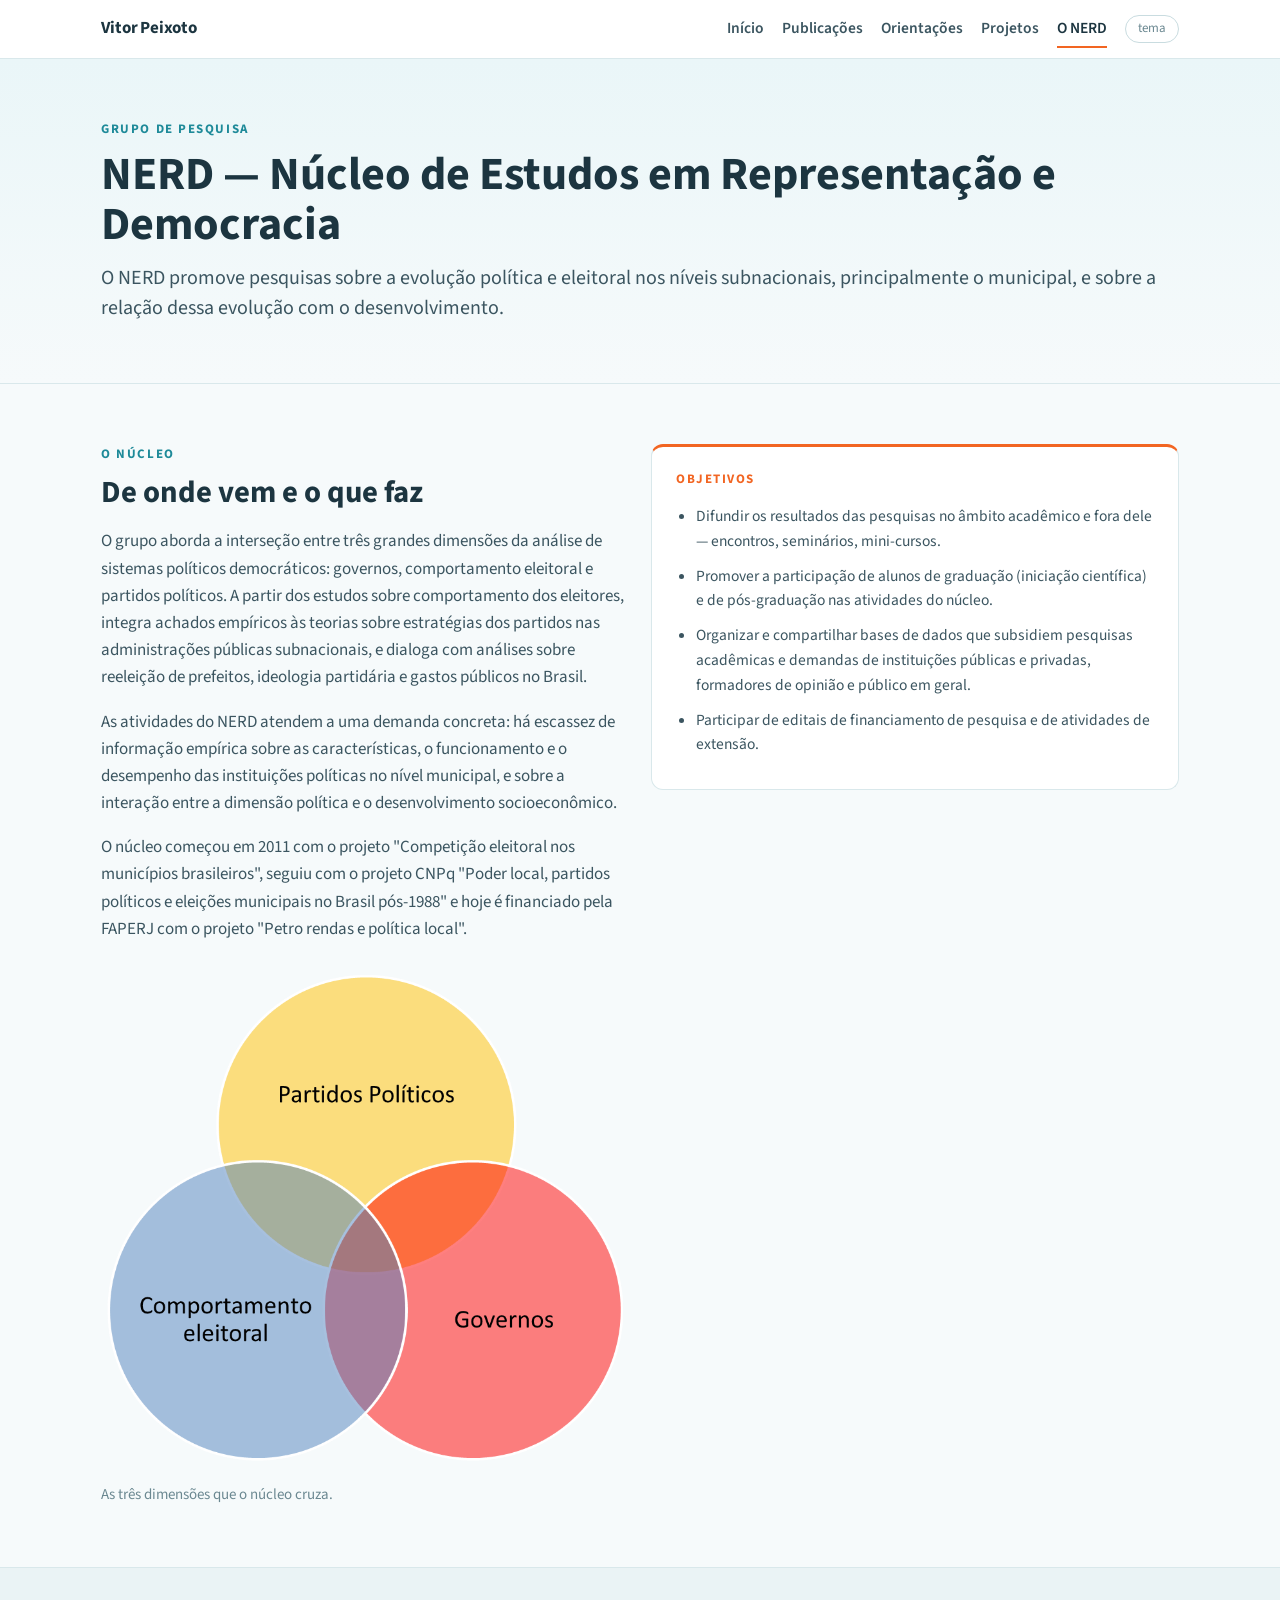
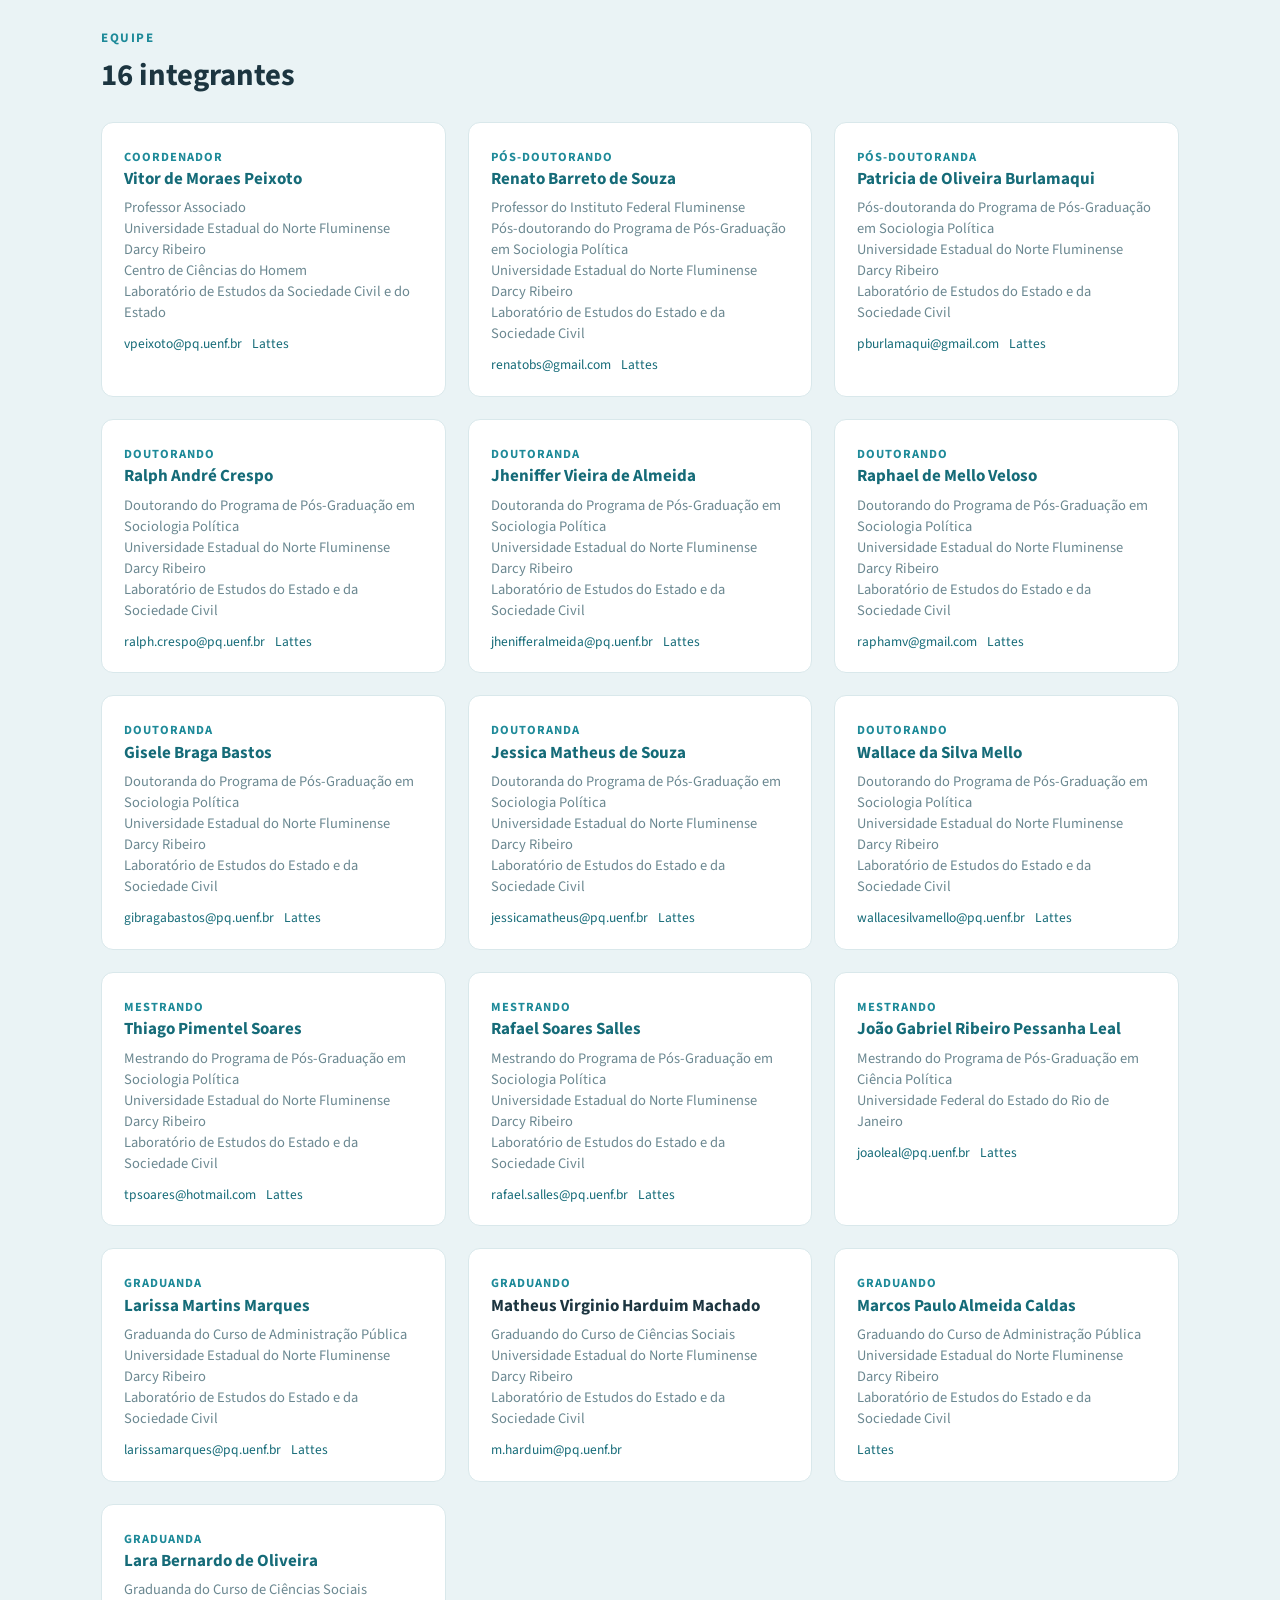
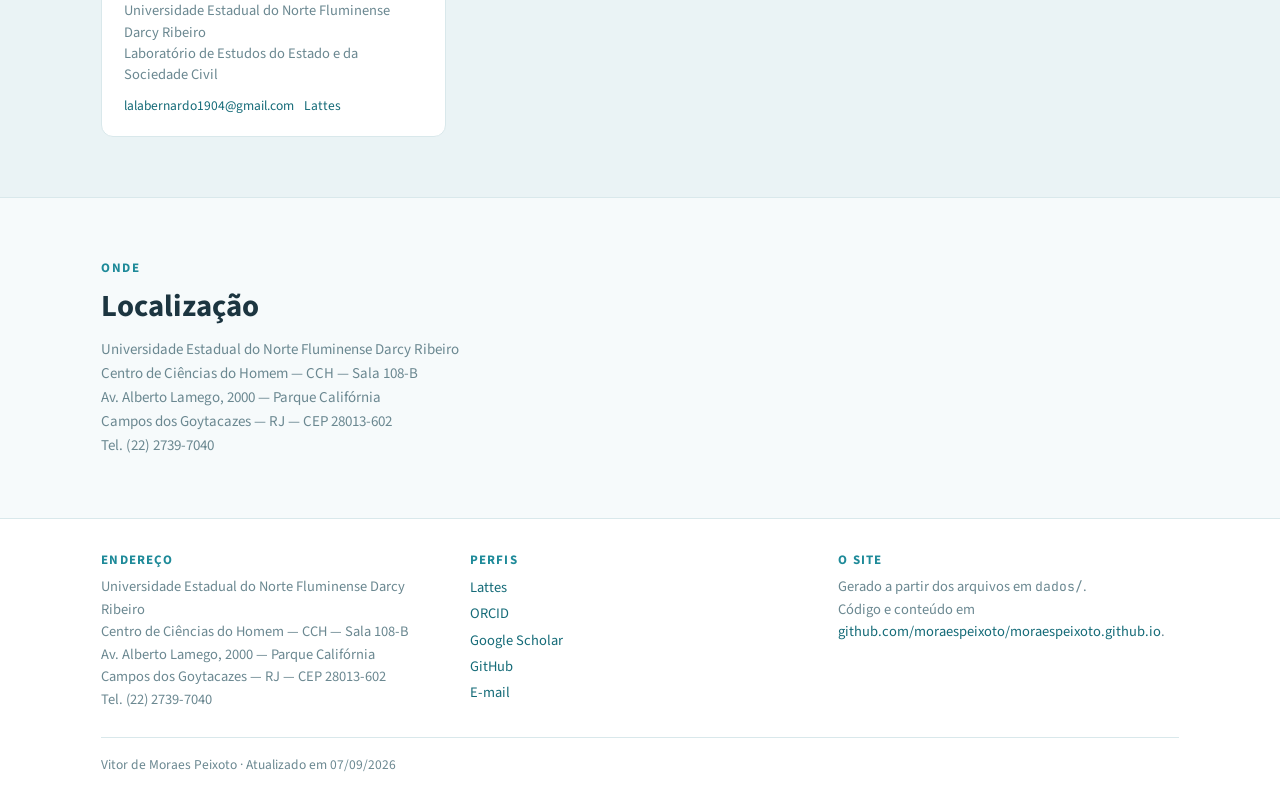
<file: docs/nerd.html>
<!doctype html>
<html lang="pt-BR">
<head>
<meta charset="utf-8">
<meta name="viewport" content="width=device-width, initial-scale=1">
<title>O NERD · Vitor de Moraes Peixoto</title>
<meta name="description" content="O NERD promove pesquisas sobre a evolução política e eleitoral nos níveis subnacionais, principalmente o municipal, e sobre a relação dessa evolução com o desenvolvimento.">
<meta name="author" content="Vitor de Moraes Peixoto">
<meta property="og:title" content="O NERD · Vitor de Moraes Peixoto">
<meta property="og:description" content="O NERD promove pesquisas sobre a evolução política e eleitoral nos níveis subnacionais, principalmente o municipal, e sobre a relação dessa evolução com o desenvolvimento.">
<meta property="og:type" content="website">
<link rel="canonical" href="https://moraespeixoto.github.io/nerd.html">
<meta property="og:url" content="https://moraespeixoto.github.io/nerd.html">
<link rel="icon" href="fav.png">
<link rel="preconnect" href="https://fonts.googleapis.com">
<link rel="preconnect" href="https://fonts.gstatic.com" crossorigin>
<link rel="stylesheet" href="https://fonts.googleapis.com/css2?family=Source+Sans+3:ital,wght@0,400;0,600;0,700;1,400&family=JetBrains+Mono:wght@400;500&display=swap">
<link rel="stylesheet" href="estilo.css">
</head>
<body>
<nav class="vp-nav">
<div class="vp-wrap vp-nav-int">
<a class="vp-marca" href="index.html">Vitor Peixoto</a>
<a class="vp-link" href="index.html">Início</a>
<a class="vp-link" href="publicacoes.html">Publicações</a>
<a class="vp-link" href="orientacoes.html">Orientações</a>
<a class="vp-link" href="projetos.html">Projetos</a>
<a class="vp-link" href="nerd.html" aria-current="page">O NERD</a>
<button class="vp-tema" type="button" id="vp-tema" aria-label="Alternar tema claro e escuro">tema</button>
</div>
</nav>
<main>
<div class="vp-hero">
<div class="vp-wrap vp-secao">
<span class="vp-kicker">Grupo de pesquisa</span>
<h1>NERD — Núcleo de Estudos em Representação e Democracia</h1>
<p class="vp-lead">O NERD promove pesquisas sobre a evolução política e eleitoral nos níveis subnacionais, principalmente o municipal, e sobre a relação dessa evolução com o desenvolvimento.</p>
</div>
</div>
<div class="vp-wrap vp-secao">
<div class="vp-grade-2">
<div>
<span class="vp-kicker">O núcleo</span>
<h2>De onde vem e o que faz</h2>
<div style="margin-top:18px"><p>O grupo aborda a interseção entre três grandes dimensões da análise de sistemas
políticos democráticos: governos, comportamento eleitoral e partidos políticos. A
partir dos estudos sobre comportamento dos eleitores, integra achados empíricos às
teorias sobre estratégias dos partidos nas administrações públicas subnacionais, e
dialoga com análises sobre reeleição de prefeitos, ideologia partidária e gastos
públicos no Brasil.</p>
<p>As atividades do NERD atendem a uma demanda concreta: há escassez de informação
empírica sobre as características, o funcionamento e o desempenho das instituições
políticas no nível municipal, e sobre a interação entre a dimensão política e o
desenvolvimento socioeconômico.</p>
<p>O núcleo começou em 2011 com o projeto &quot;Competição eleitoral nos municípios
brasileiros&quot;, seguiu com o projeto CNPq &quot;Poder local, partidos políticos e eleições
municipais no Brasil pós-1988&quot; e hoje é financiado pela FAPERJ com o projeto &quot;Petro
rendas e política local&quot;.</p></div>
<figure style="margin:26px 0 0">
<img src="nerd_diagrama_venn.png" alt="Diagrama do NERD: a interseção entre governos, comportamento eleitoral e partidos políticos">
<figcaption class="vp-fraco" style="margin-top:8px">As três dimensões que o núcleo cruza.</figcaption>
</figure>
</div>
<div class="vp-card vp-card-laranja">
<span class="vp-kicker vp-kicker-laranja">Objetivos</span>
<ul style="margin:14px 0 0; padding-left:20px; font-size:15.5px"><li style="margin-bottom:10px">Difundir os resultados das pesquisas no âmbito acadêmico e fora dele — encontros, seminários, mini-cursos.</li><li style="margin-bottom:10px">Promover a participação de alunos de graduação (iniciação científica) e de pós-graduação nas atividades do núcleo.</li><li style="margin-bottom:10px">Organizar e compartilhar bases de dados que subsidiem pesquisas acadêmicas e demandas de instituições públicas e privadas, formadores de opinião e público em geral.</li><li style="margin-bottom:10px">Participar de editais de financiamento de pesquisa e de atividades de extensão.</li></ul>
</div>
</div>
</div>

<div class="vp-secao-sup">
<div class="vp-wrap vp-secao">
<span class="vp-kicker">Equipe</span>
<h2>16 integrantes</h2>
<div class="vp-grade-3" style="margin-top:28px"><div class="vp-membro">
<span class="vp-papel">Coordenador</span>
<h3><a href="http://lattes.cnpq.br/4676437210734787">Vitor de Moraes Peixoto</a></h3>
<p class="vp-vinculo">Professor Associado
Universidade Estadual do Norte Fluminense Darcy Ribeiro
Centro de Ciências do Homem
Laboratório de Estudos da Sociedade Civil e do Estado</p>
<div class="vp-contato"><a href="mailto:vpeixoto@pq.uenf.br">vpeixoto@pq.uenf.br</a><a href="http://lattes.cnpq.br/4676437210734787">Lattes</a></div>
</div><div class="vp-membro">
<span class="vp-papel">Pós-doutorando</span>
<h3><a href="http://lattes.cnpq.br/4208615645719699">Renato Barreto de Souza</a></h3>
<p class="vp-vinculo">Professor do Instituto Federal Fluminense
Pós-doutorando do Programa de Pós-Graduação em Sociologia Política
Universidade Estadual do Norte Fluminense Darcy Ribeiro
Laboratório de Estudos do Estado e da Sociedade Civil</p>
<div class="vp-contato"><a href="mailto:renatobs@gmail.com">renatobs@gmail.com</a><a href="http://lattes.cnpq.br/4208615645719699">Lattes</a></div>
</div><div class="vp-membro">
<span class="vp-papel">Pós-doutoranda</span>
<h3><a href="http://lattes.cnpq.br/6620703529177610">Patricia de Oliveira Burlamaqui</a></h3>
<p class="vp-vinculo">Pós-doutoranda do Programa de Pós-Graduação em Sociologia Política
Universidade Estadual do Norte Fluminense Darcy Ribeiro
Laboratório de Estudos do Estado e da Sociedade Civil</p>
<div class="vp-contato"><a href="mailto:pburlamaqui@gmail.com">pburlamaqui@gmail.com</a><a href="http://lattes.cnpq.br/6620703529177610">Lattes</a></div>
</div><div class="vp-membro">
<span class="vp-papel">Doutorando</span>
<h3><a href="http://lattes.cnpq.br/7250750885312461">Ralph André Crespo</a></h3>
<p class="vp-vinculo">Doutorando do Programa de Pós-Graduação em Sociologia Política
Universidade Estadual do Norte Fluminense Darcy Ribeiro
Laboratório de Estudos do Estado e da Sociedade Civil</p>
<div class="vp-contato"><a href="mailto:ralph.crespo@pq.uenf.br">ralph.crespo@pq.uenf.br</a><a href="http://lattes.cnpq.br/7250750885312461">Lattes</a></div>
</div><div class="vp-membro">
<span class="vp-papel">Doutoranda</span>
<h3><a href="http://lattes.cnpq.br/1477388811747167">Jheniffer Vieira de Almeida</a></h3>
<p class="vp-vinculo">Doutoranda do Programa de Pós-Graduação em Sociologia Política
Universidade Estadual do Norte Fluminense Darcy Ribeiro
Laboratório de Estudos do Estado e da Sociedade Civil</p>
<div class="vp-contato"><a href="mailto:jhenifferalmeida@pq.uenf.br">jhenifferalmeida@pq.uenf.br</a><a href="http://lattes.cnpq.br/1477388811747167">Lattes</a></div>
</div><div class="vp-membro">
<span class="vp-papel">Doutorando</span>
<h3><a href="http://lattes.cnpq.br/9433034841064768">Raphael de Mello Veloso</a></h3>
<p class="vp-vinculo">Doutorando do Programa de Pós-Graduação em Sociologia Política
Universidade Estadual do Norte Fluminense Darcy Ribeiro
Laboratório de Estudos do Estado e da Sociedade Civil</p>
<div class="vp-contato"><a href="mailto:raphamv@gmail.com">raphamv@gmail.com</a><a href="http://lattes.cnpq.br/9433034841064768">Lattes</a></div>
</div><div class="vp-membro">
<span class="vp-papel">Doutoranda</span>
<h3><a href="http://lattes.cnpq.br/1675744772217864">Gisele Braga Bastos</a></h3>
<p class="vp-vinculo">Doutoranda do Programa de Pós-Graduação em Sociologia Política
Universidade Estadual do Norte Fluminense Darcy Ribeiro
Laboratório de Estudos do Estado e da Sociedade Civil</p>
<div class="vp-contato"><a href="mailto:gibragabastos@pq.uenf.br">gibragabastos@pq.uenf.br</a><a href="http://lattes.cnpq.br/1675744772217864">Lattes</a></div>
</div><div class="vp-membro">
<span class="vp-papel">Doutoranda</span>
<h3><a href="http://lattes.cnpq.br/6717255818088404">Jessica Matheus de Souza</a></h3>
<p class="vp-vinculo">Doutoranda do Programa de Pós-Graduação em Sociologia Política
Universidade Estadual do Norte Fluminense Darcy Ribeiro
Laboratório de Estudos do Estado e da Sociedade Civil</p>
<div class="vp-contato"><a href="mailto:jessicamatheus@pq.uenf.br">jessicamatheus@pq.uenf.br</a><a href="http://lattes.cnpq.br/6717255818088404">Lattes</a></div>
</div><div class="vp-membro">
<span class="vp-papel">Doutorando</span>
<h3><a href="http://lattes.cnpq.br/8178088513307546">Wallace da Silva Mello</a></h3>
<p class="vp-vinculo">Doutorando do Programa de Pós-Graduação em Sociologia Política
Universidade Estadual do Norte Fluminense Darcy Ribeiro
Laboratório de Estudos do Estado e da Sociedade Civil</p>
<div class="vp-contato"><a href="mailto:wallacesilvamello@pq.uenf.br">wallacesilvamello@pq.uenf.br</a><a href="http://lattes.cnpq.br/8178088513307546">Lattes</a></div>
</div><div class="vp-membro">
<span class="vp-papel">Mestrando</span>
<h3><a href="http://lattes.cnpq.br/5038496684551538">Thiago Pimentel Soares</a></h3>
<p class="vp-vinculo">Mestrando do Programa de Pós-Graduação em Sociologia Política
Universidade Estadual do Norte Fluminense Darcy Ribeiro
Laboratório de Estudos do Estado e da Sociedade Civil</p>
<div class="vp-contato"><a href="mailto:tpsoares@hotmail.com">tpsoares@hotmail.com</a><a href="http://lattes.cnpq.br/5038496684551538">Lattes</a></div>
</div><div class="vp-membro">
<span class="vp-papel">Mestrando</span>
<h3><a href="http://lattes.cnpq.br/6781198318316057">Rafael Soares Salles</a></h3>
<p class="vp-vinculo">Mestrando do Programa de Pós-Graduação em Sociologia Política
Universidade Estadual do Norte Fluminense Darcy Ribeiro
Laboratório de Estudos do Estado e da Sociedade Civil</p>
<div class="vp-contato"><a href="mailto:rafael.salles@pq.uenf.br">rafael.salles@pq.uenf.br</a><a href="http://lattes.cnpq.br/6781198318316057">Lattes</a></div>
</div><div class="vp-membro">
<span class="vp-papel">Mestrando</span>
<h3><a href="http://lattes.cnpq.br/9277299850069272">João Gabriel Ribeiro Pessanha Leal</a></h3>
<p class="vp-vinculo">Mestrando do Programa de Pós-Graduação em Ciência Política
Universidade Federal do Estado do Rio de Janeiro</p>
<div class="vp-contato"><a href="mailto:joaoleal@pq.uenf.br">joaoleal@pq.uenf.br</a><a href="http://lattes.cnpq.br/9277299850069272">Lattes</a></div>
</div><div class="vp-membro">
<span class="vp-papel">Graduanda</span>
<h3><a href="http://lattes.cnpq.br/8424422005329610">Larissa Martins Marques</a></h3>
<p class="vp-vinculo">Graduanda do Curso de Administração Pública
Universidade Estadual do Norte Fluminense Darcy Ribeiro
Laboratório de Estudos do Estado e da Sociedade Civil</p>
<div class="vp-contato"><a href="mailto:larissamarques@pq.uenf.br">larissamarques@pq.uenf.br</a><a href="http://lattes.cnpq.br/8424422005329610">Lattes</a></div>
</div><div class="vp-membro">
<span class="vp-papel">Graduando</span>
<h3>Matheus Virginio Harduim Machado</h3>
<p class="vp-vinculo">Graduando do Curso de Ciências Sociais
Universidade Estadual do Norte Fluminense Darcy Ribeiro
Laboratório de Estudos do Estado e da Sociedade Civil</p>
<div class="vp-contato"><a href="mailto:m.harduim@pq.uenf.br">m.harduim@pq.uenf.br</a></div>
</div><div class="vp-membro">
<span class="vp-papel">Graduando</span>
<h3><a href="http://lattes.cnpq.br/2013068761602794">Marcos Paulo Almeida Caldas</a></h3>
<p class="vp-vinculo">Graduando do Curso de Administração Pública
Universidade Estadual do Norte Fluminense Darcy Ribeiro
Laboratório de Estudos do Estado e da Sociedade Civil</p>
<div class="vp-contato"><a href="http://lattes.cnpq.br/2013068761602794">Lattes</a></div>
</div><div class="vp-membro">
<span class="vp-papel">Graduanda</span>
<h3><a href="http://lattes.cnpq.br/6943283489647623">Lara Bernardo de Oliveira</a></h3>
<p class="vp-vinculo">Graduanda do Curso de Ciências Sociais
Universidade Estadual do Norte Fluminense Darcy Ribeiro
Laboratório de Estudos do Estado e da Sociedade Civil</p>
<div class="vp-contato"><a href="mailto:lalabernardo1904@gmail.com">lalabernardo1904@gmail.com</a><a href="http://lattes.cnpq.br/6943283489647623">Lattes</a></div>
</div></div>
</div>
</div>

<div class="vp-wrap vp-secao">
<span class="vp-kicker">Onde</span>
<h2>Localização</h2>
<p class="vp-fraco" style="white-space:pre-line; margin-top:14px">Universidade Estadual do Norte Fluminense Darcy Ribeiro
Centro de Ciências do Homem — CCH — Sala 108-B
Av. Alberto Lamego, 2000 — Parque Califórnia
Campos dos Goytacazes — RJ — CEP 28013-602
Tel. (22) 2739-7040</p>
</div>
</main>
<footer class="vp-rodape">
<div class="vp-wrap">
<div class="vp-rodape-grid">
<div>
<h4>Endereço</h4>
<p>Universidade Estadual do Norte Fluminense Darcy Ribeiro
Centro de Ciências do Homem — CCH — Sala 108-B
Av. Alberto Lamego, 2000 — Parque Califórnia
Campos dos Goytacazes — RJ — CEP 28013-602
Tel. (22) 2739-7040</p>
</div>
<div>
<h4>Perfis</h4>
<ul><li><a href="http://lattes.cnpq.br/4676437210734787">Lattes</a></li><li><a href="https://orcid.org/0000-0001-6618-3311">ORCID</a></li><li><a href="https://scholar.google.com/citations?user=gIb2-T4AAAAJ">Google Scholar</a></li><li><a href="https://github.com/moraespeixoto">GitHub</a></li><li><a href="mailto:vpeixoto@pq.uenf.br">E-mail</a></li></ul>
</div>
<div>
<h4>O site</h4>
<p>Gerado a partir dos arquivos em <code>dados/</code>.
Código e conteúdo em <a href="https://github.com/moraespeixoto/moraespeixoto.github.io">github.com/moraespeixoto/moraespeixoto.github.io</a>.</p>
</div>
</div>
<div class="vp-rodape-fim">Vitor de Moraes Peixoto · Atualizado em 07/09/2026</div>
</div>
</footer>
<script>
(function () {
  var raiz = document.documentElement;
  try {
    var salvo = localStorage.getItem("vp-tema");
    if (salvo) raiz.setAttribute("data-tema", salvo);
  } catch (erro) { /* navegacao privada: segue no tema do sistema */ }
  var botao = document.getElementById("vp-tema");
  if (!botao) return;
  botao.addEventListener("click", function () {
    var escuro = raiz.getAttribute("data-tema") === "escuro";
    if (!raiz.getAttribute("data-tema")) {
      escuro = window.matchMedia("(prefers-color-scheme: dark)").matches;
    }
    var novo = escuro ? "claro" : "escuro";
    raiz.setAttribute("data-tema", novo);
    try { localStorage.setItem("vp-tema", novo); } catch (erro) { /* idem */ }
  });
})();
</script>

</body>
</html>
</file>
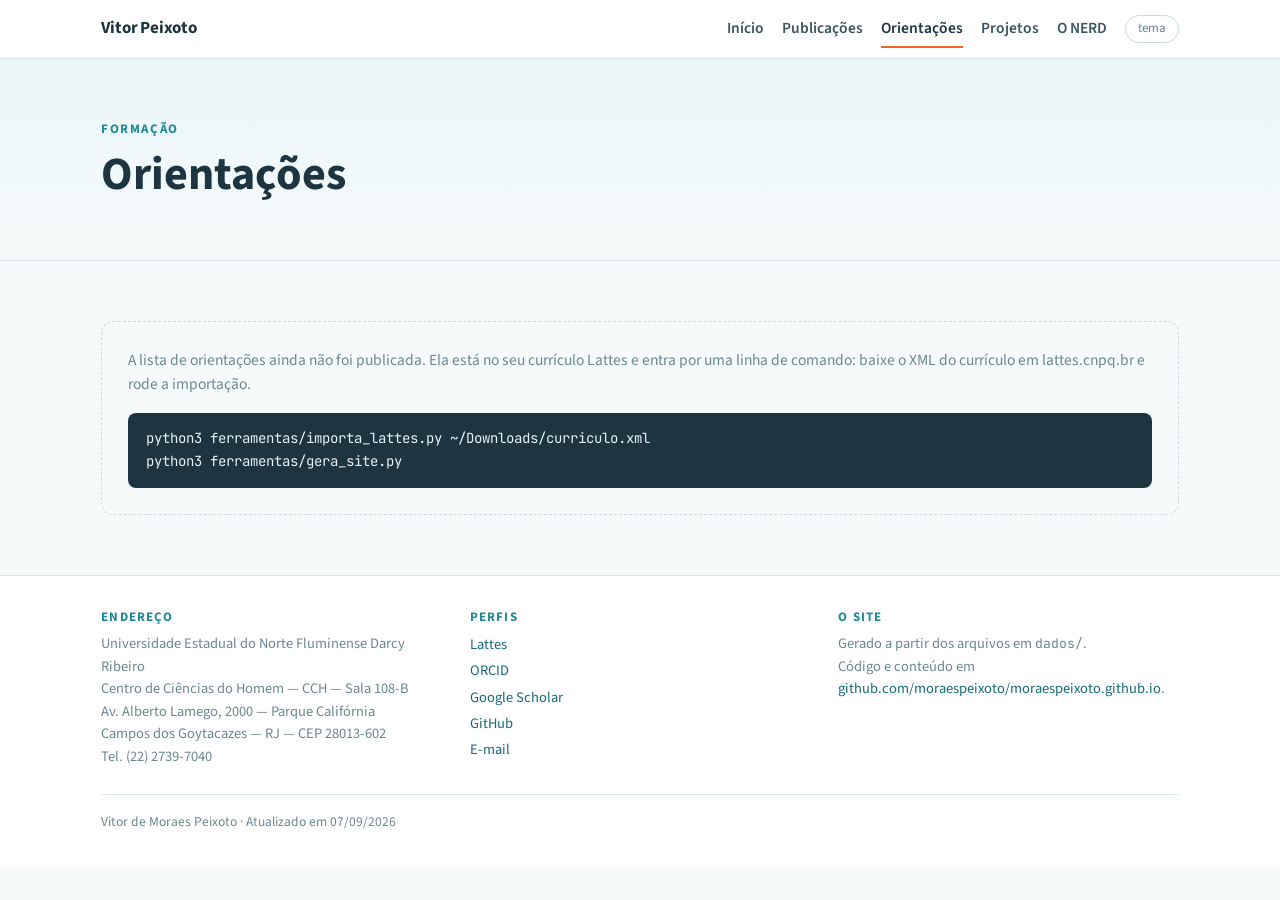
<file: docs/orientacoes.html>
<!doctype html>
<html lang="pt-BR">
<head>
<meta charset="utf-8">
<meta name="viewport" content="width=device-width, initial-scale=1">
<title>Orientações · Vitor de Moraes Peixoto</title>
<meta name="description" content="Orientações de Vitor de Moraes Peixoto.">
<meta name="author" content="Vitor de Moraes Peixoto">
<meta property="og:title" content="Orientações · Vitor de Moraes Peixoto">
<meta property="og:description" content="Orientações de Vitor de Moraes Peixoto.">
<meta property="og:type" content="website">
<link rel="canonical" href="https://moraespeixoto.github.io/orientacoes.html">
<meta property="og:url" content="https://moraespeixoto.github.io/orientacoes.html">
<link rel="icon" href="fav.png">
<link rel="preconnect" href="https://fonts.googleapis.com">
<link rel="preconnect" href="https://fonts.gstatic.com" crossorigin>
<link rel="stylesheet" href="https://fonts.googleapis.com/css2?family=Source+Sans+3:ital,wght@0,400;0,600;0,700;1,400&family=JetBrains+Mono:wght@400;500&display=swap">
<link rel="stylesheet" href="estilo.css">
</head>
<body>
<nav class="vp-nav">
<div class="vp-wrap vp-nav-int">
<a class="vp-marca" href="index.html">Vitor Peixoto</a>
<a class="vp-link" href="index.html">Início</a>
<a class="vp-link" href="publicacoes.html">Publicações</a>
<a class="vp-link" href="orientacoes.html" aria-current="page">Orientações</a>
<a class="vp-link" href="projetos.html">Projetos</a>
<a class="vp-link" href="nerd.html">O NERD</a>
<button class="vp-tema" type="button" id="vp-tema" aria-label="Alternar tema claro e escuro">tema</button>
</div>
</nav>
<main>
<div class="vp-hero">
<div class="vp-wrap vp-secao">
<span class="vp-kicker">Formação</span>
<h1>Orientações</h1>

</div>
</div><div class="vp-wrap vp-secao"><div class="vp-vazio"><p>A lista de orientações ainda não foi publicada. Ela está no seu currículo Lattes e entra por uma linha de comando: baixe o XML do currículo em lattes.cnpq.br e rode a importação.</p><div class="vp-codigo">python3 ferramentas/importa_lattes.py ~/Downloads/curriculo.xml
python3 ferramentas/gera_site.py</div></div></div>
</main>
<footer class="vp-rodape">
<div class="vp-wrap">
<div class="vp-rodape-grid">
<div>
<h4>Endereço</h4>
<p>Universidade Estadual do Norte Fluminense Darcy Ribeiro
Centro de Ciências do Homem — CCH — Sala 108-B
Av. Alberto Lamego, 2000 — Parque Califórnia
Campos dos Goytacazes — RJ — CEP 28013-602
Tel. (22) 2739-7040</p>
</div>
<div>
<h4>Perfis</h4>
<ul><li><a href="http://lattes.cnpq.br/4676437210734787">Lattes</a></li><li><a href="https://orcid.org/0000-0001-6618-3311">ORCID</a></li><li><a href="https://scholar.google.com/citations?user=gIb2-T4AAAAJ">Google Scholar</a></li><li><a href="https://github.com/moraespeixoto">GitHub</a></li><li><a href="mailto:vpeixoto@pq.uenf.br">E-mail</a></li></ul>
</div>
<div>
<h4>O site</h4>
<p>Gerado a partir dos arquivos em <code>dados/</code>.
Código e conteúdo em <a href="https://github.com/moraespeixoto/moraespeixoto.github.io">github.com/moraespeixoto/moraespeixoto.github.io</a>.</p>
</div>
</div>
<div class="vp-rodape-fim">Vitor de Moraes Peixoto · Atualizado em 07/09/2026</div>
</div>
</footer>
<script>
(function () {
  var raiz = document.documentElement;
  try {
    var salvo = localStorage.getItem("vp-tema");
    if (salvo) raiz.setAttribute("data-tema", salvo);
  } catch (erro) { /* navegacao privada: segue no tema do sistema */ }
  var botao = document.getElementById("vp-tema");
  if (!botao) return;
  botao.addEventListener("click", function () {
    var escuro = raiz.getAttribute("data-tema") === "escuro";
    if (!raiz.getAttribute("data-tema")) {
      escuro = window.matchMedia("(prefers-color-scheme: dark)").matches;
    }
    var novo = escuro ? "claro" : "escuro";
    raiz.setAttribute("data-tema", novo);
    try { localStorage.setItem("vp-tema", novo); } catch (erro) { /* idem */ }
  });
})();
</script>

</body>
</html>
</file>
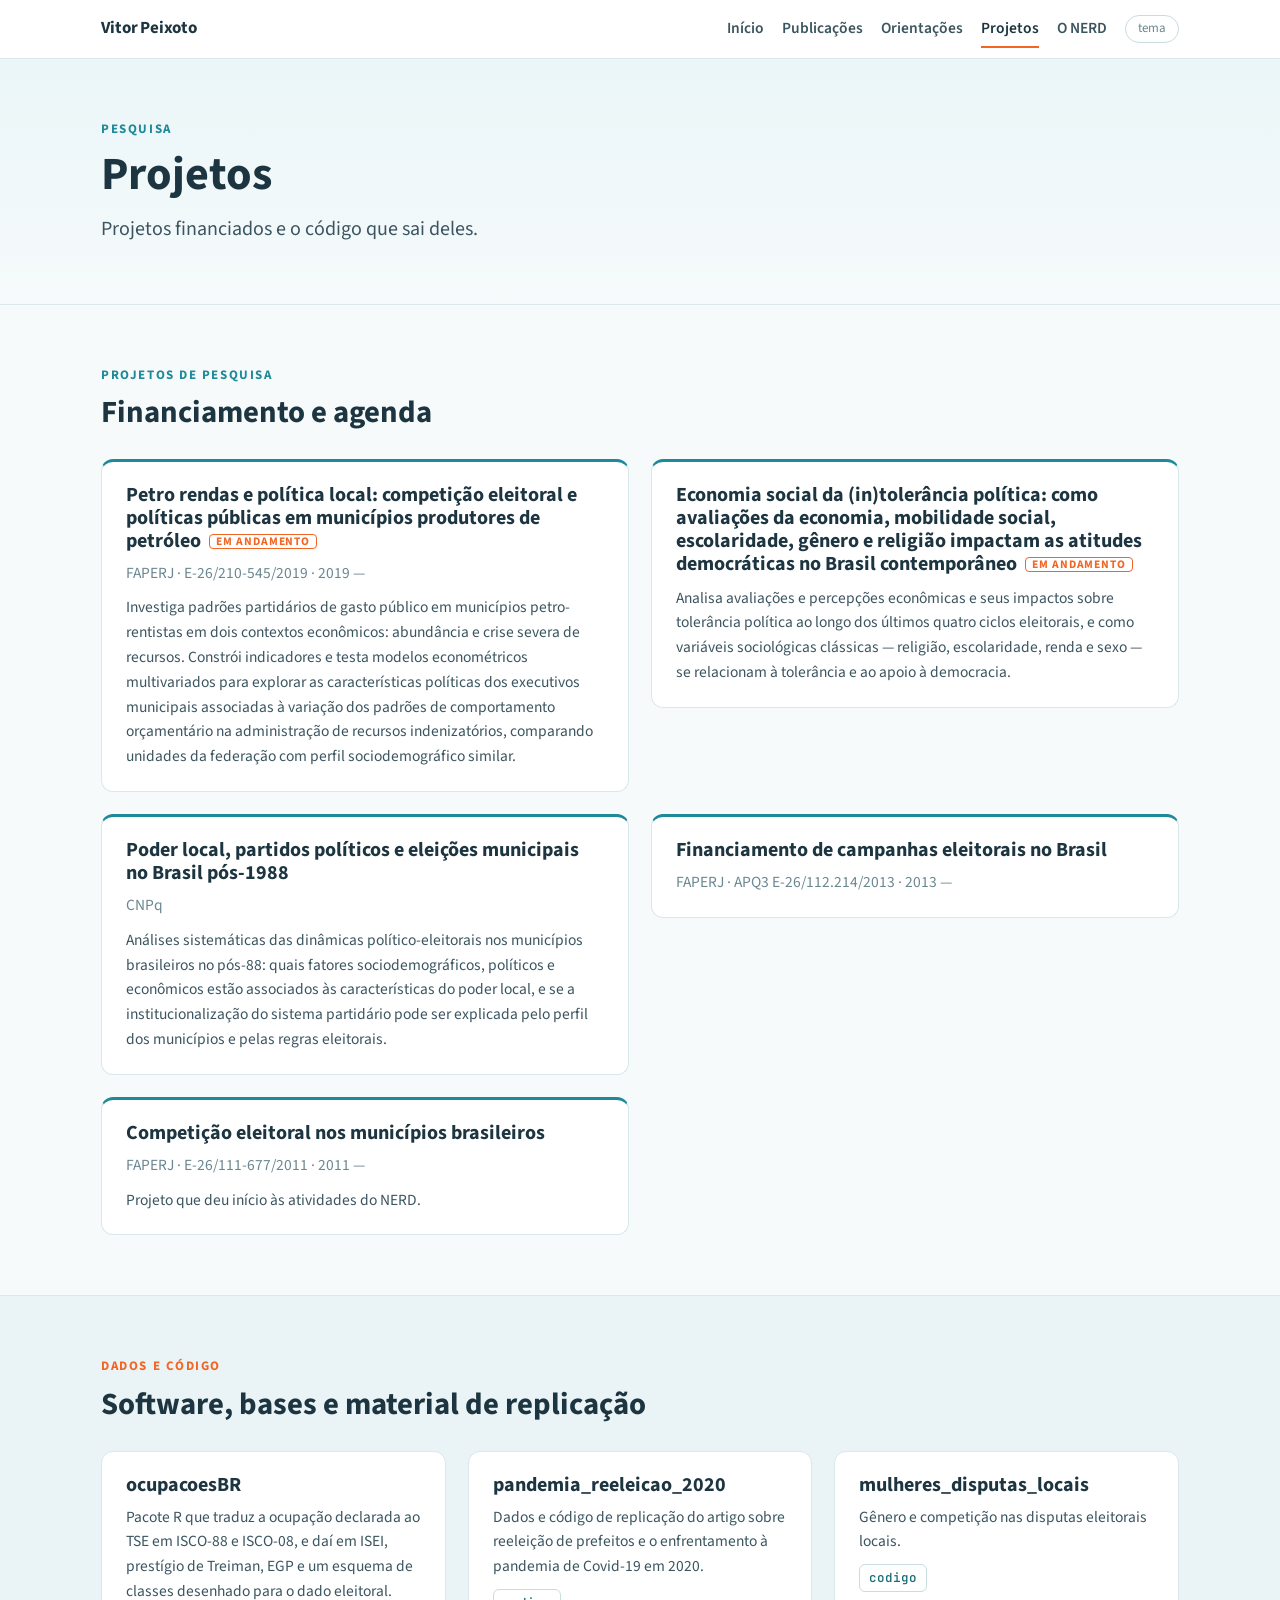
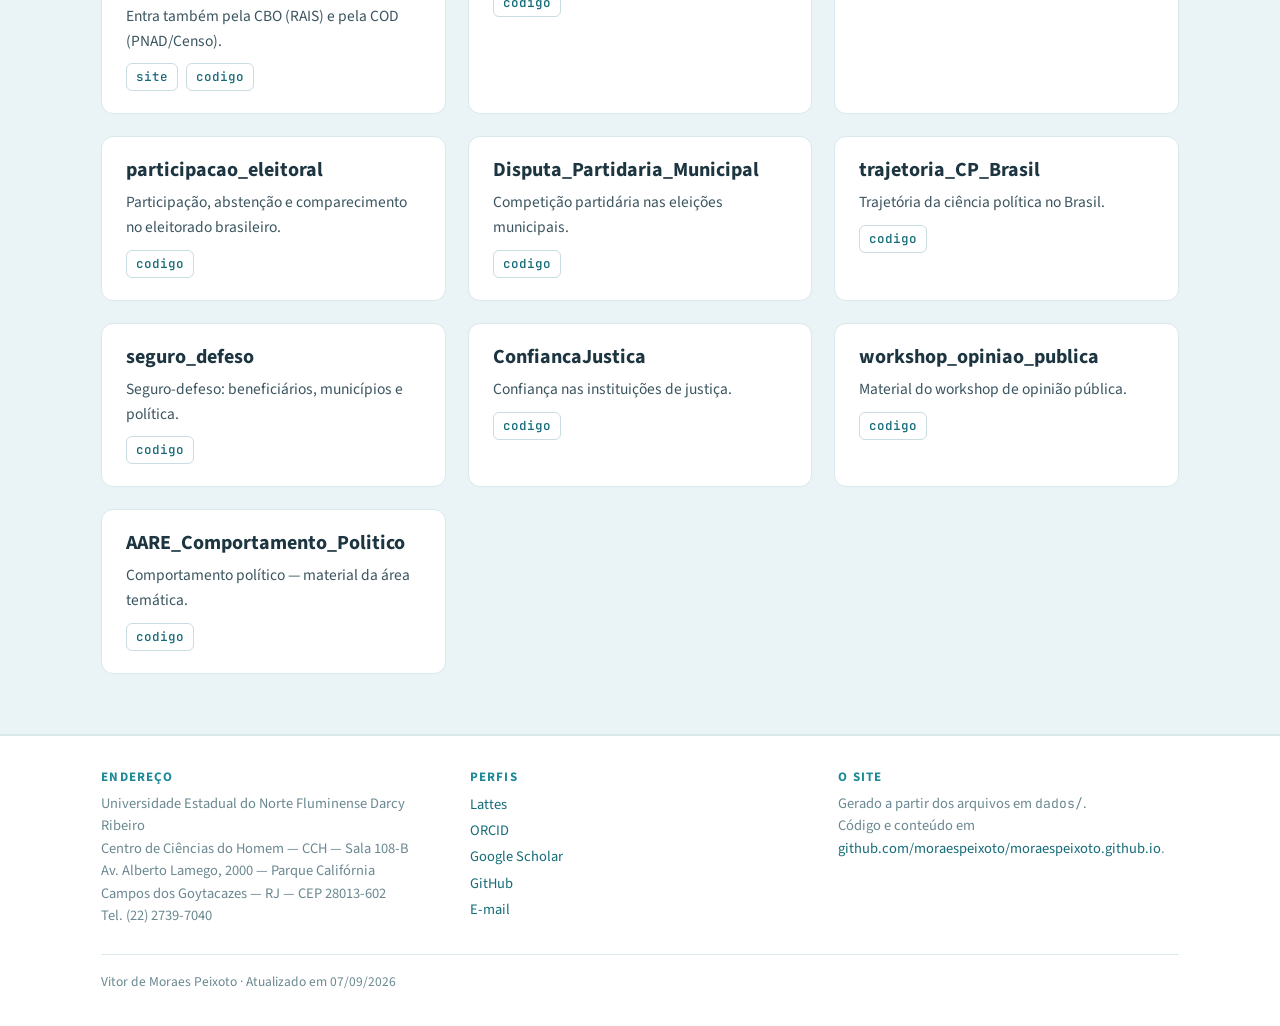
<file: docs/projetos.html>
<!doctype html>
<html lang="pt-BR">
<head>
<meta charset="utf-8">
<meta name="viewport" content="width=device-width, initial-scale=1">
<title>Projetos · Vitor de Moraes Peixoto</title>
<meta name="description" content="Projetos de pesquisa e software de Vitor de Moraes Peixoto.">
<meta name="author" content="Vitor de Moraes Peixoto">
<meta property="og:title" content="Projetos · Vitor de Moraes Peixoto">
<meta property="og:description" content="Projetos de pesquisa e software de Vitor de Moraes Peixoto.">
<meta property="og:type" content="website">
<link rel="canonical" href="https://moraespeixoto.github.io/projetos.html">
<meta property="og:url" content="https://moraespeixoto.github.io/projetos.html">
<link rel="icon" href="fav.png">
<link rel="preconnect" href="https://fonts.googleapis.com">
<link rel="preconnect" href="https://fonts.gstatic.com" crossorigin>
<link rel="stylesheet" href="https://fonts.googleapis.com/css2?family=Source+Sans+3:ital,wght@0,400;0,600;0,700;1,400&family=JetBrains+Mono:wght@400;500&display=swap">
<link rel="stylesheet" href="estilo.css">
</head>
<body>
<nav class="vp-nav">
<div class="vp-wrap vp-nav-int">
<a class="vp-marca" href="index.html">Vitor Peixoto</a>
<a class="vp-link" href="index.html">Início</a>
<a class="vp-link" href="publicacoes.html">Publicações</a>
<a class="vp-link" href="orientacoes.html">Orientações</a>
<a class="vp-link" href="projetos.html" aria-current="page">Projetos</a>
<a class="vp-link" href="nerd.html">O NERD</a>
<button class="vp-tema" type="button" id="vp-tema" aria-label="Alternar tema claro e escuro">tema</button>
</div>
</nav>
<main>
<div class="vp-hero">
<div class="vp-wrap vp-secao">
<span class="vp-kicker">Pesquisa</span>
<h1>Projetos</h1>
<p class="vp-lead">Projetos financiados e o código que sai deles.</p>
</div>
</div>
<div class="vp-wrap vp-secao">
<span class="vp-kicker">Projetos de pesquisa</span>
<h2>Financiamento e agenda</h2>
<div class="vp-grade-2" style="margin-top:28px"><div class="vp-card vp-card-teal">
<h3>Petro rendas e política local: competição eleitoral e políticas públicas em municípios produtores de petróleo<span class="vp-tag">em andamento</span></h3>
<p class="vp-fraco">FAPERJ · E-26/210-545/2019 · 2019 —</p>
<p style="margin-top:10px">Investiga padrões partidários de gasto público em municípios petro-rentistas em dois contextos econômicos: abundância e crise severa de recursos. Constrói indicadores e testa modelos econométricos multivariados para explorar as características políticas dos executivos municipais associadas à variação dos padrões de comportamento orçamentário na administração de recursos indenizatórios, comparando unidades da federação com perfil sociodemográfico similar.</p>
</div><div class="vp-card vp-card-teal">
<h3>Economia social da (in)tolerância política: como avaliações da economia, mobilidade social, escolaridade, gênero e religião impactam as atitudes democráticas no Brasil contemporâneo<span class="vp-tag">em andamento</span></h3>
<p class="vp-fraco"></p>
<p style="margin-top:10px">Analisa avaliações e percepções econômicas e seus impactos sobre tolerância política ao longo dos últimos quatro ciclos eleitorais, e como variáveis sociológicas clássicas — religião, escolaridade, renda e sexo — se relacionam à tolerância e ao apoio à democracia.</p>
</div><div class="vp-card vp-card-teal">
<h3>Poder local, partidos políticos e eleições municipais no Brasil pós-1988</h3>
<p class="vp-fraco">CNPq</p>
<p style="margin-top:10px">Análises sistemáticas das dinâmicas político-eleitorais nos municípios brasileiros no pós-88: quais fatores sociodemográficos, políticos e econômicos estão associados às características do poder local, e se a institucionalização do sistema partidário pode ser explicada pelo perfil dos municípios e pelas regras eleitorais.</p>
</div><div class="vp-card vp-card-teal">
<h3>Financiamento de campanhas eleitorais no Brasil</h3>
<p class="vp-fraco">FAPERJ · APQ3 E-26/112.214/2013 · 2013 —</p>

</div><div class="vp-card vp-card-teal">
<h3>Competição eleitoral nos municípios brasileiros</h3>
<p class="vp-fraco">FAPERJ · E-26/111-677/2011 · 2011 —</p>
<p style="margin-top:10px">Projeto que deu início às atividades do NERD.</p>
</div></div>
</div>
<div class="vp-secao-sup">
<div class="vp-wrap vp-secao">
<span class="vp-kicker vp-kicker-laranja">Dados e código</span>
<h2>Software, bases e material de replicação</h2>
<div class="vp-grade-3" style="margin-top:28px"><div class="vp-card">
<h3>ocupacoesBR</h3>
<p>Pacote R que traduz a ocupação declarada ao TSE em ISCO-88 e ISCO-08, e daí em ISEI, prestígio de Treiman, EGP e um esquema de classes desenhado para o dado eleitoral. Entra também pela CBO (RAIS) e pela COD (PNAD/Censo).</p>
<div class="vp-links"><a class="vp-ext" href="https://moraespeixoto.github.io/ocupacoesBR/">site</a><a class="vp-ext" href="https://github.com/moraespeixoto/ocupacoesBR">codigo</a></div>
</div><div class="vp-card">
<h3>pandemia_reeleicao_2020</h3>
<p>Dados e código de replicação do artigo sobre reeleição de prefeitos e o enfrentamento à pandemia de Covid-19 em 2020.</p>
<div class="vp-links"><a class="vp-ext" href="https://github.com/moraespeixoto/pandemia_reeleicao_2020">codigo</a></div>
</div><div class="vp-card">
<h3>mulheres_disputas_locais</h3>
<p>Gênero e competição nas disputas eleitorais locais.</p>
<div class="vp-links"><a class="vp-ext" href="https://github.com/moraespeixoto/mulheres_disputas_locais">codigo</a></div>
</div><div class="vp-card">
<h3>participacao_eleitoral</h3>
<p>Participação, abstenção e comparecimento no eleitorado brasileiro.</p>
<div class="vp-links"><a class="vp-ext" href="https://github.com/moraespeixoto/participacao_eleitoral">codigo</a></div>
</div><div class="vp-card">
<h3>Disputa_Partidaria_Municipal</h3>
<p>Competição partidária nas eleições municipais.</p>
<div class="vp-links"><a class="vp-ext" href="https://github.com/moraespeixoto/Disputa_Partidaria_Municipal">codigo</a></div>
</div><div class="vp-card">
<h3>trajetoria_CP_Brasil</h3>
<p>Trajetória da ciência política no Brasil.</p>
<div class="vp-links"><a class="vp-ext" href="https://github.com/moraespeixoto/trajetoria_CP_Brasil">codigo</a></div>
</div><div class="vp-card">
<h3>seguro_defeso</h3>
<p>Seguro-defeso: beneficiários, municípios e política.</p>
<div class="vp-links"><a class="vp-ext" href="https://github.com/moraespeixoto/seguro_defeso">codigo</a></div>
</div><div class="vp-card">
<h3>ConfiancaJustica</h3>
<p>Confiança nas instituições de justiça.</p>
<div class="vp-links"><a class="vp-ext" href="https://github.com/moraespeixoto/ConfiancaJustica">codigo</a></div>
</div><div class="vp-card">
<h3>workshop_opiniao_publica</h3>
<p>Material do workshop de opinião pública.</p>
<div class="vp-links"><a class="vp-ext" href="https://github.com/moraespeixoto/workshop_opiniao_publica">codigo</a></div>
</div><div class="vp-card">
<h3>AARE_Comportamento_Politico</h3>
<p>Comportamento político — material da área temática.</p>
<div class="vp-links"><a class="vp-ext" href="https://github.com/moraespeixoto/AARE_Comportamento_Politico">codigo</a></div>
</div></div>
</div>
</div>
</main>
<footer class="vp-rodape">
<div class="vp-wrap">
<div class="vp-rodape-grid">
<div>
<h4>Endereço</h4>
<p>Universidade Estadual do Norte Fluminense Darcy Ribeiro
Centro de Ciências do Homem — CCH — Sala 108-B
Av. Alberto Lamego, 2000 — Parque Califórnia
Campos dos Goytacazes — RJ — CEP 28013-602
Tel. (22) 2739-7040</p>
</div>
<div>
<h4>Perfis</h4>
<ul><li><a href="http://lattes.cnpq.br/4676437210734787">Lattes</a></li><li><a href="https://orcid.org/0000-0001-6618-3311">ORCID</a></li><li><a href="https://scholar.google.com/citations?user=gIb2-T4AAAAJ">Google Scholar</a></li><li><a href="https://github.com/moraespeixoto">GitHub</a></li><li><a href="mailto:vpeixoto@pq.uenf.br">E-mail</a></li></ul>
</div>
<div>
<h4>O site</h4>
<p>Gerado a partir dos arquivos em <code>dados/</code>.
Código e conteúdo em <a href="https://github.com/moraespeixoto/moraespeixoto.github.io">github.com/moraespeixoto/moraespeixoto.github.io</a>.</p>
</div>
</div>
<div class="vp-rodape-fim">Vitor de Moraes Peixoto · Atualizado em 07/09/2026</div>
</div>
</footer>
<script>
(function () {
  var raiz = document.documentElement;
  try {
    var salvo = localStorage.getItem("vp-tema");
    if (salvo) raiz.setAttribute("data-tema", salvo);
  } catch (erro) { /* navegacao privada: segue no tema do sistema */ }
  var botao = document.getElementById("vp-tema");
  if (!botao) return;
  botao.addEventListener("click", function () {
    var escuro = raiz.getAttribute("data-tema") === "escuro";
    if (!raiz.getAttribute("data-tema")) {
      escuro = window.matchMedia("(prefers-color-scheme: dark)").matches;
    }
    var novo = escuro ? "claro" : "escuro";
    raiz.setAttribute("data-tema", novo);
    try { localStorage.setItem("vp-tema", novo); } catch (erro) { /* idem */ }
  });
})();
</script>

</body>
</html>
</file>
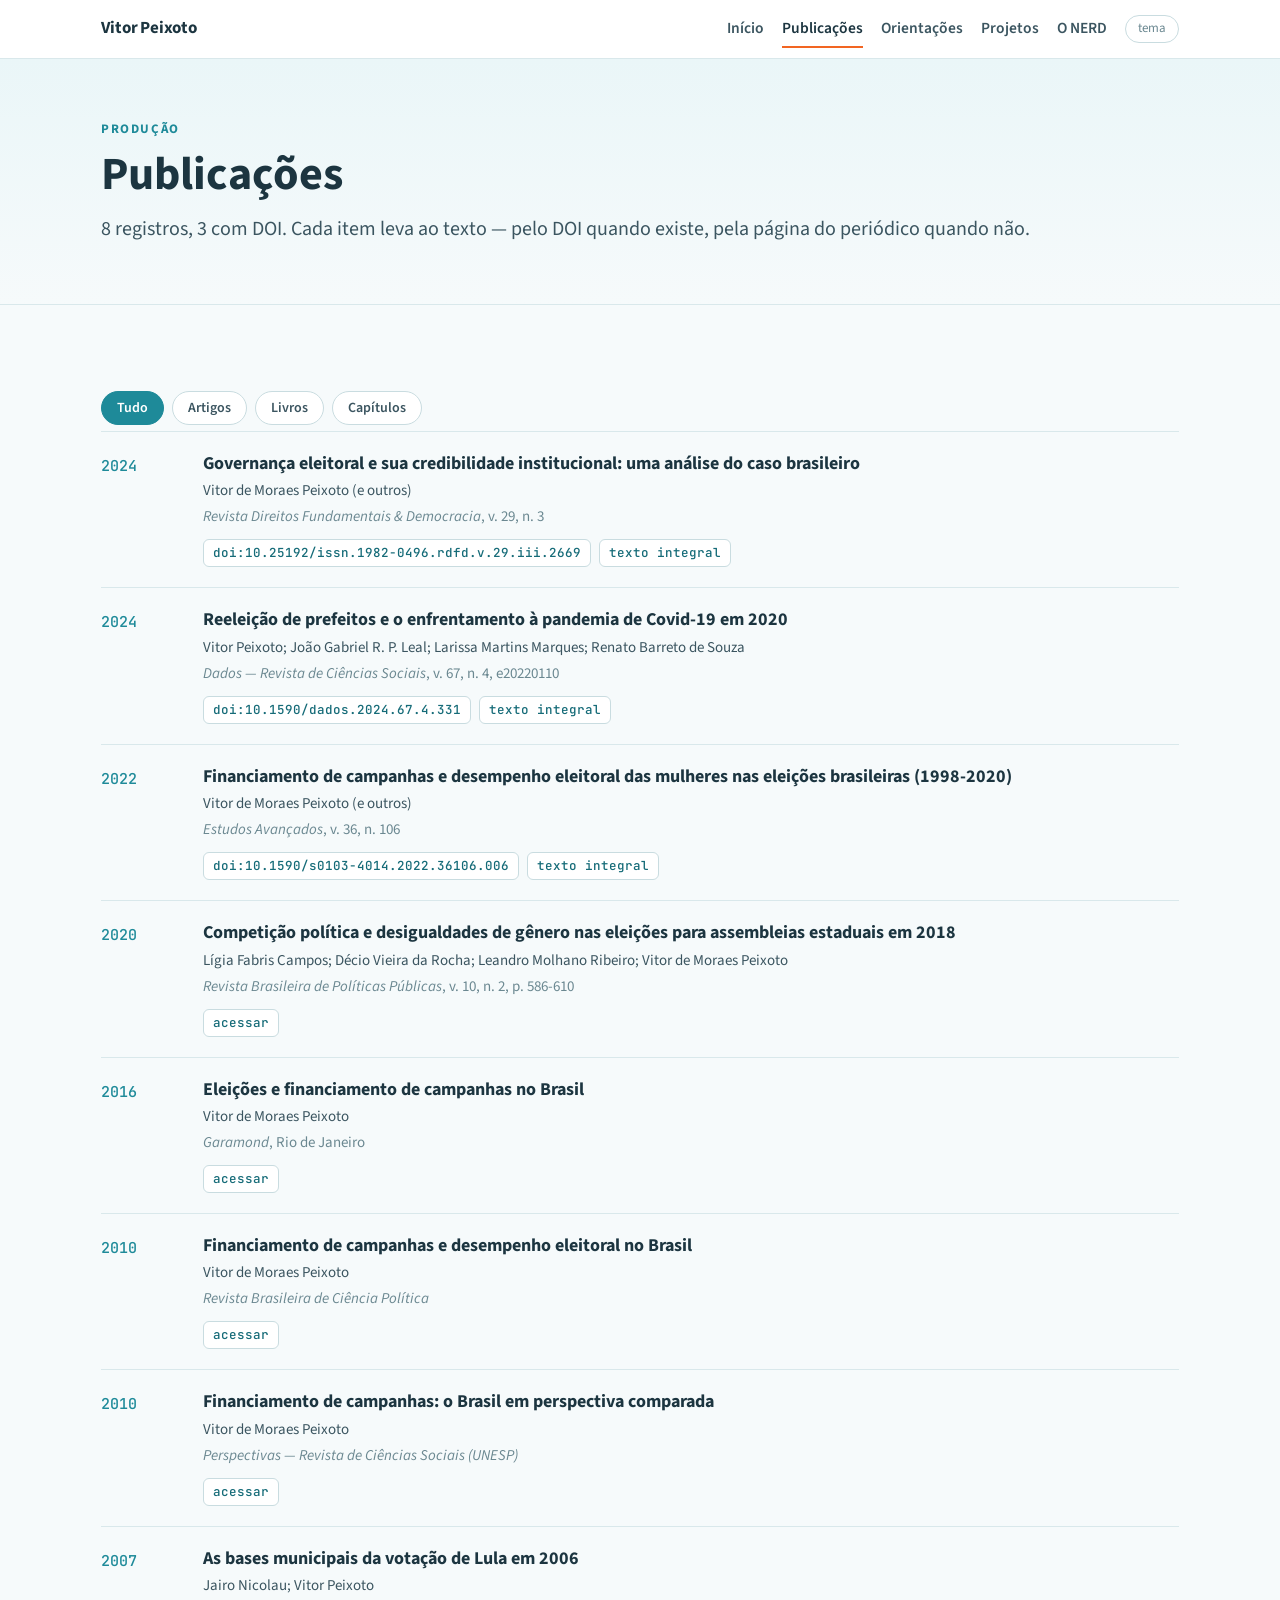
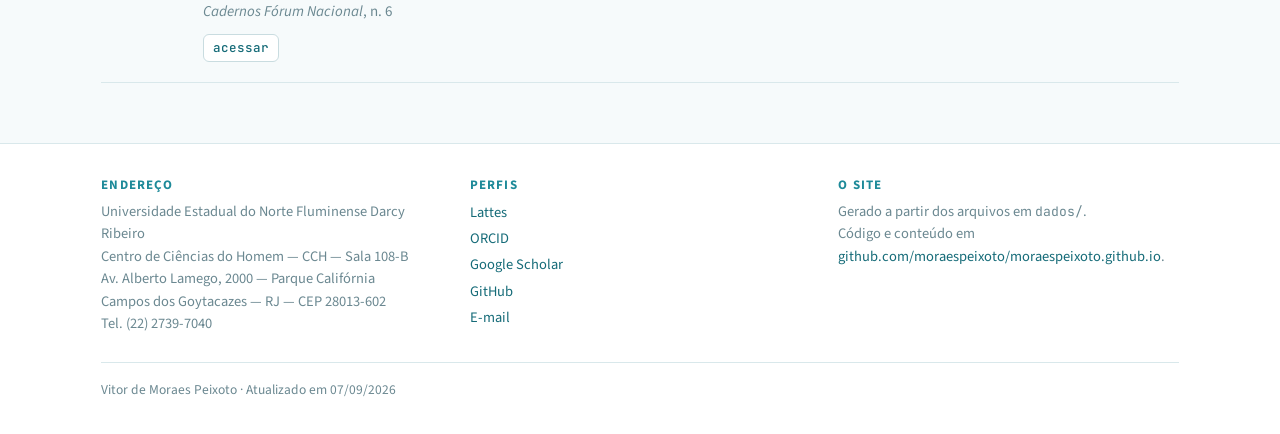
<file: docs/publicacoes.html>
<!doctype html>
<html lang="pt-BR">
<head>
<meta charset="utf-8">
<meta name="viewport" content="width=device-width, initial-scale=1">
<title>Publicações · Vitor de Moraes Peixoto</title>
<meta name="description" content="Publicações de Vitor de Moraes Peixoto, com DOI e link.">
<meta name="author" content="Vitor de Moraes Peixoto">
<meta property="og:title" content="Publicações · Vitor de Moraes Peixoto">
<meta property="og:description" content="Publicações de Vitor de Moraes Peixoto, com DOI e link.">
<meta property="og:type" content="website">
<link rel="canonical" href="https://moraespeixoto.github.io/publicacoes.html">
<meta property="og:url" content="https://moraespeixoto.github.io/publicacoes.html">
<link rel="icon" href="fav.png">
<link rel="preconnect" href="https://fonts.googleapis.com">
<link rel="preconnect" href="https://fonts.gstatic.com" crossorigin>
<link rel="stylesheet" href="https://fonts.googleapis.com/css2?family=Source+Sans+3:ital,wght@0,400;0,600;0,700;1,400&family=JetBrains+Mono:wght@400;500&display=swap">
<link rel="stylesheet" href="estilo.css">
</head>
<body>
<nav class="vp-nav">
<div class="vp-wrap vp-nav-int">
<a class="vp-marca" href="index.html">Vitor Peixoto</a>
<a class="vp-link" href="index.html">Início</a>
<a class="vp-link" href="publicacoes.html" aria-current="page">Publicações</a>
<a class="vp-link" href="orientacoes.html">Orientações</a>
<a class="vp-link" href="projetos.html">Projetos</a>
<a class="vp-link" href="nerd.html">O NERD</a>
<button class="vp-tema" type="button" id="vp-tema" aria-label="Alternar tema claro e escuro">tema</button>
</div>
</nav>
<main>
<div class="vp-hero">
<div class="vp-wrap vp-secao">
<span class="vp-kicker">Produção</span>
<h1>Publicações</h1>
<p class="vp-lead">8 registros, 3 com DOI. Cada item leva ao texto — pelo DOI quando existe, pela página do periódico quando não.</p>
</div>
</div>
<div class="vp-wrap vp-secao">
<div class="vp-filtros"><button class="vp-filtro" type="button" data-filtro="todos" aria-pressed="true">Tudo</button><button class="vp-filtro" type="button" data-filtro="artigo" aria-pressed="false">Artigos</button><button class="vp-filtro" type="button" data-filtro="livro" aria-pressed="false">Livros</button><button class="vp-filtro" type="button" data-filtro="capitulo" aria-pressed="false">Capítulos</button></div>
<ul class="vp-lista"><li class="vp-item" data-tipo="artigo">
<div class="vp-ano">2024</div>
<div>
<p class="vp-item-titulo"><a href="https://doi.org/10.25192/issn.1982-0496.rdfd.v.29.iii.2669">Governança eleitoral e sua credibilidade institucional: uma análise do caso brasileiro</a></p>
<p class="vp-autores">Vitor de Moraes Peixoto (e outros)</p>
<p class="vp-veiculo"><em>Revista Direitos Fundamentais &amp; Democracia</em>, v. 29, n. 3</p>
<div class="vp-links"><a class="vp-doi" href="https://doi.org/10.25192/issn.1982-0496.rdfd.v.29.iii.2669">doi:10.25192/issn.1982-0496.rdfd.v.29.iii.2669</a><a class="vp-ext" href="https://revistaeletronicardfd.unibrasil.com.br/index.php/rdfd/article/view/2669">texto integral</a></div>
</div>
</li><li class="vp-item" data-tipo="artigo">
<div class="vp-ano">2024</div>
<div>
<p class="vp-item-titulo"><a href="https://doi.org/10.1590/dados.2024.67.4.331">Reeleição de prefeitos e o enfrentamento à pandemia de Covid-19 em 2020</a></p>
<p class="vp-autores">Vitor Peixoto; João Gabriel R. P. Leal; Larissa Martins Marques; Renato Barreto de Souza</p>
<p class="vp-veiculo"><em>Dados — Revista de Ciências Sociais</em>, v. 67, n. 4, e20220110</p>
<div class="vp-links"><a class="vp-doi" href="https://doi.org/10.1590/dados.2024.67.4.331">doi:10.1590/dados.2024.67.4.331</a><a class="vp-ext" href="https://www.scielo.br/j/dados/a/rrmHDstxPX5MNTfKMJPDRXw/">texto integral</a></div>
</div>
</li><li class="vp-item" data-tipo="artigo">
<div class="vp-ano">2022</div>
<div>
<p class="vp-item-titulo"><a href="https://doi.org/10.1590/s0103-4014.2022.36106.006">Financiamento de campanhas e desempenho eleitoral das mulheres nas eleições brasileiras (1998-2020)</a></p>
<p class="vp-autores">Vitor de Moraes Peixoto (e outros)</p>
<p class="vp-veiculo"><em>Estudos Avançados</em>, v. 36, n. 106</p>
<div class="vp-links"><a class="vp-doi" href="https://doi.org/10.1590/s0103-4014.2022.36106.006">doi:10.1590/s0103-4014.2022.36106.006</a><a class="vp-ext" href="https://revistas.usp.br/eav/article/view/205984">texto integral</a></div>
</div>
</li><li class="vp-item" data-tipo="artigo">
<div class="vp-ano">2020</div>
<div>
<p class="vp-item-titulo"><a href="https://www.publicacoes.uniceub.br/RBPP/article/view/6742">Competição política e desigualdades de gênero nas eleições para assembleias estaduais em 2018</a></p>
<p class="vp-autores">Lígia Fabris Campos; Décio Vieira da Rocha; Leandro Molhano Ribeiro; Vitor de Moraes Peixoto</p>
<p class="vp-veiculo"><em>Revista Brasileira de Políticas Públicas</em>, v. 10, n. 2, p. 586-610</p>
<div class="vp-links"><a class="vp-ext" href="https://www.publicacoes.uniceub.br/RBPP/article/view/6742">acessar</a></div>
</div>
</li><li class="vp-item" data-tipo="livro">
<div class="vp-ano">2016</div>
<div>
<p class="vp-item-titulo"><a href="https://www.amazon.com.br/dp/8576174391">Eleições e financiamento de campanhas no Brasil</a></p>
<p class="vp-autores">Vitor de Moraes Peixoto</p>
<p class="vp-veiculo"><em>Garamond</em>, Rio de Janeiro</p>
<div class="vp-links"><a class="vp-ext" href="https://www.amazon.com.br/dp/8576174391">acessar</a></div>
</div>
</li><li class="vp-item" data-tipo="artigo">
<div class="vp-ano">2010</div>
<div>
<p class="vp-item-titulo"><a href="https://www.academia.edu/1863235/">Financiamento de campanhas e desempenho eleitoral no Brasil</a></p>
<p class="vp-autores">Vitor de Moraes Peixoto</p>
<p class="vp-veiculo"><em>Revista Brasileira de Ciência Política</em></p>
<div class="vp-links"><a class="vp-ext" href="https://www.academia.edu/1863235/">acessar</a></div>
</div>
</li><li class="vp-item" data-tipo="artigo">
<div class="vp-ano">2010</div>
<div>
<p class="vp-item-titulo"><a href="https://periodicos.fclar.unesp.br/perspectivas/article/view/2289">Financiamento de campanhas: o Brasil em perspectiva comparada</a></p>
<p class="vp-autores">Vitor de Moraes Peixoto</p>
<p class="vp-veiculo"><em>Perspectivas — Revista de Ciências Sociais (UNESP)</em></p>
<div class="vp-links"><a class="vp-ext" href="https://periodicos.fclar.unesp.br/perspectivas/article/view/2289">acessar</a></div>
</div>
</li><li class="vp-item" data-tipo="capitulo">
<div class="vp-ano">2007</div>
<div>
<p class="vp-item-titulo"><a href="https://www.academia.edu/1863106/">As bases municipais da votação de Lula em 2006</a></p>
<p class="vp-autores">Jairo Nicolau; Vitor Peixoto</p>
<p class="vp-veiculo"><em>Cadernos Fórum Nacional</em>, n. 6</p>
<div class="vp-links"><a class="vp-ext" href="https://www.academia.edu/1863106/">acessar</a></div>
</div>
</li></ul>
</div>
</main>
<footer class="vp-rodape">
<div class="vp-wrap">
<div class="vp-rodape-grid">
<div>
<h4>Endereço</h4>
<p>Universidade Estadual do Norte Fluminense Darcy Ribeiro
Centro de Ciências do Homem — CCH — Sala 108-B
Av. Alberto Lamego, 2000 — Parque Califórnia
Campos dos Goytacazes — RJ — CEP 28013-602
Tel. (22) 2739-7040</p>
</div>
<div>
<h4>Perfis</h4>
<ul><li><a href="http://lattes.cnpq.br/4676437210734787">Lattes</a></li><li><a href="https://orcid.org/0000-0001-6618-3311">ORCID</a></li><li><a href="https://scholar.google.com/citations?user=gIb2-T4AAAAJ">Google Scholar</a></li><li><a href="https://github.com/moraespeixoto">GitHub</a></li><li><a href="mailto:vpeixoto@pq.uenf.br">E-mail</a></li></ul>
</div>
<div>
<h4>O site</h4>
<p>Gerado a partir dos arquivos em <code>dados/</code>.
Código e conteúdo em <a href="https://github.com/moraespeixoto/moraespeixoto.github.io">github.com/moraespeixoto/moraespeixoto.github.io</a>.</p>
</div>
</div>
<div class="vp-rodape-fim">Vitor de Moraes Peixoto · Atualizado em 07/09/2026</div>
</div>
</footer>
<script>
(function () {
  var raiz = document.documentElement;
  try {
    var salvo = localStorage.getItem("vp-tema");
    if (salvo) raiz.setAttribute("data-tema", salvo);
  } catch (erro) { /* navegacao privada: segue no tema do sistema */ }
  var botao = document.getElementById("vp-tema");
  if (!botao) return;
  botao.addEventListener("click", function () {
    var escuro = raiz.getAttribute("data-tema") === "escuro";
    if (!raiz.getAttribute("data-tema")) {
      escuro = window.matchMedia("(prefers-color-scheme: dark)").matches;
    }
    var novo = escuro ? "claro" : "escuro";
    raiz.setAttribute("data-tema", novo);
    try { localStorage.setItem("vp-tema", novo); } catch (erro) { /* idem */ }
  });
})();
</script>
<script>
(function () {
  var botoes = document.querySelectorAll("[data-filtro]");
  var itens = document.querySelectorAll("[data-tipo]");
  if (!botoes.length) return;
  botoes.forEach(function (botao) {
    botao.addEventListener("click", function () {
      var alvo = botao.getAttribute("data-filtro");
      botoes.forEach(function (b) {
        b.setAttribute("aria-pressed", String(b === botao));
      });
      itens.forEach(function (item) {
        var mostra = alvo === "todos" || item.getAttribute("data-tipo") === alvo;
        item.hidden = !mostra;
      });
    });
  });
})();
</script>
</body>
</html>
</file>
<file: estilo.css>
/* ==========================================================================
   Site pessoal — Vitor de Moraes Peixoto
   A paleta, a tipografia e o vocabulario de secao vem do site do ocupacoesBR:
   teal como cor de estrutura, laranja como cor de acento, Source Sans 3 no
   texto e JetBrains Mono no codigo. Os tokens sao os mesmos, com o prefixo
   trocado de --ocb- para --vp-.
   ========================================================================== */

:root {
  color-scheme: light;
  --vp-fundo:      #F6FAFB;
  --vp-card:       #FFFFFF;
  --vp-faixa:      #FFFFFF;
  --vp-hero-topo:  #EAF6F8;
  --vp-sup:        #EAF3F5;
  --vp-borda:      #D9E8EB;
  --vp-borda2:     #C9DCE0;
  --vp-tinta:      #1C3540;
  --vp-texto:      #3B5560;
  --vp-fraco:      #5A727A;
  --vp-teal:       #1E8A99;
  --vp-teal-esc:   #156B78;
  --vp-laranja:    #F26522;
  --vp-ciano:      #7FC8D3;
  --vp-pessego:    #F8B08A;
  --vp-verde:      #2E9E5B;
  --vp-escuro:     #1C3540;

  /* O laranja da identidade e vivo demais para carregar texto miudo: branco
     sobre #F26522 da 3,15:1 e o proprio #F26522 sobre o fundo da 3,0:1, ambos
     abaixo dos 4,5:1 da WCAG AA. Ele continua sendo a cor de acento em bordas,
     filetes e no anel de foco, onde contraste de texto nao se aplica; onde ha
     LETRA entram os dois tokens abaixo, que sao o mesmo tom mais fundo. */
  --vp-laranja-txt:    #C8480C;
  --vp-btn-fundo:      #CF4B0C;
  --vp-btn-fundo-alto: #A93D0A;
  --vp-btn-ink:        #FFFFFF;
  --vp-sobre-teal:     #FFFFFF;

  --vp-fonte: "Source Sans 3", "Source Sans Pro", -apple-system,
              BlinkMacSystemFont, "Segoe UI", Roboto, Helvetica, Arial, sans-serif;
  --vp-mono:  "JetBrains Mono", ui-monospace, SFMono-Regular, "SF Mono",
              Menlo, Consolas, monospace;
}

@media (prefers-color-scheme: dark) {
  :root:not([data-tema="claro"]) {
    color-scheme: dark;
    --vp-fundo:      #142731;
    --vp-card:       #1C3540;
    --vp-faixa:      #18303A;
    --vp-hero-topo:  #1A3A45;
    --vp-sup:        #21404C;
    --vp-borda:      #2B4A57;
    --vp-borda2:     #335866;
    --vp-tinta:      #EAF5F7;
    --vp-texto:      #C0D5DC;
    --vp-fraco:      #92AEB7;
    --vp-teal:       #4FB3C1;
    --vp-teal-esc:   #7FC8D3;
    --vp-laranja:    #FF8149;
    --vp-escuro:     #10222B;

    /* No escuro o laranja e claro o bastante para ser letra, e o botao inverte:
       tinta escura sobre o laranja, que da 6,6:1 em vez dos 2,47:1 do branco. */
    --vp-laranja-txt:    #FF9061;
    --vp-btn-fundo:      #FF8149;
    --vp-btn-fundo-alto: #FFA070;
    --vp-btn-ink:        #10222B;
    --vp-sobre-teal:     #10222B;
  }
}

:root[data-tema="escuro"] {
  color-scheme: dark;
  --vp-fundo:      #142731;
  --vp-card:       #1C3540;
  --vp-faixa:      #18303A;
  --vp-hero-topo:  #1A3A45;
  --vp-sup:        #21404C;
  --vp-borda:      #2B4A57;
  --vp-borda2:     #335866;
  --vp-tinta:      #EAF5F7;
  --vp-texto:      #C0D5DC;
  --vp-fraco:      #92AEB7;
  --vp-teal:       #4FB3C1;
  --vp-teal-esc:   #7FC8D3;
  --vp-laranja:    #FF8149;
  --vp-escuro:     #10222B;

  --vp-laranja-txt:    #FF9061;
  --vp-btn-fundo:      #FF8149;
  --vp-btn-fundo-alto: #FFA070;
  --vp-btn-ink:        #10222B;
  --vp-sobre-teal:     #10222B;
}

*, *::before, *::after { box-sizing: border-box; }

/* `element.hidden` esconde pela regra `[hidden] { display: none }` do
   navegador, que e da folha DELE e por isso perde para qualquer regra de autor
   que defina `display`. `.vp-item` define `display: grid`, entao os filtros de
   publicacoes.html marcavam o atributo e nao escondiam nada. Esta regra devolve
   ao `hidden` o efeito que ele deveria ter, aqui e em qualquer uso futuro. */
[hidden] { display: none !important; }

html { -webkit-text-size-adjust: 100%; scroll-behavior: smooth; }
@media (prefers-reduced-motion: reduce) { html { scroll-behavior: auto; } }

body {
  margin: 0;
  background: var(--vp-fundo);
  color: var(--vp-texto);
  font-family: var(--vp-fonte);
  font-size: 17px;
  line-height: 1.6;
  -webkit-font-smoothing: antialiased;
}

h1, h2, h3, h4 {
  color: var(--vp-tinta);
  font-weight: 700;
  margin: 0;
  line-height: 1.15;
}
h1 { font-size: clamp(32px, 3.6vw, 50px); line-height: 1.08; }
h2 { font-size: clamp(25px, 2.4vw, 33px); max-width: 22em; }
h3 { font-size: 20px; }
h4 { font-size: 17px; }

p { margin: 0 0 1em; }
p:last-child { margin-bottom: 0; }

a { color: var(--vp-teal-esc); text-decoration: none; }
a:hover, a:focus-visible { color: var(--vp-laranja-txt); text-decoration: underline; }

code, kbd { font-family: var(--vp-mono); font-size: 0.9em; }

img { max-width: 100%; height: auto; }

:focus-visible { outline: 2px solid var(--vp-laranja); outline-offset: 2px; }

/* --- estrutura ------------------------------------------------------------ */

.vp-wrap {
  max-width: 1180px;
  margin: 0 auto;
  padding-left: clamp(20px, 4vw, 56px);
  padding-right: clamp(20px, 4vw, 56px);
}

.vp-secao { padding-top: 60px; padding-bottom: 60px; }
.vp-secao-sup { background: var(--vp-sup); border-top: 1px solid var(--vp-borda); border-bottom: 1px solid var(--vp-borda); }

.vp-kicker {
  display: block;
  font-size: 13px;
  font-weight: 700;
  letter-spacing: 0.12em;
  text-transform: uppercase;
  color: var(--vp-teal-esc);
  margin-bottom: 10px;
}
.vp-kicker-laranja { color: var(--vp-laranja-txt); }

/* Na home o lead vive numa coluna estreita; nas paginas internas ele ocupava
   o .vp-wrap inteiro, mais de 100 caracteres por linha. */
.vp-lead { font-size: 20px; line-height: 1.5; max-width: 36em; }
/* No cabecalho de pagina interna o h1 tem margin 0: a linha de apoio precisa
   do proprio respiro para nao encostar no titulo. */
.vp-hero h1 + .vp-lead { margin-top: 14px; }

.vp-fraco { color: var(--vp-fraco); font-size: 15px; }

/* --- navbar --------------------------------------------------------------- */

.vp-nav {
  position: sticky;
  top: 0;
  z-index: 30;
  background: var(--vp-faixa);
  border-bottom: 1px solid var(--vp-borda);
}
.vp-nav-int {
  display: flex;
  align-items: center;
  gap: 18px;
  min-height: 58px;
  flex-wrap: wrap;
}
.vp-marca {
  font-weight: 700;
  color: var(--vp-tinta);
  letter-spacing: -0.01em;
  margin-right: auto;
  font-size: 17px;
}
.vp-marca:hover { color: var(--vp-teal); text-decoration: none; }
.vp-nav a.vp-link {
  color: var(--vp-texto);
  font-size: 15.5px;
  font-weight: 600;
  padding: 6px 0;
  border-bottom: 2px solid transparent;
}
.vp-nav a.vp-link:hover { color: var(--vp-teal); text-decoration: none; }
.vp-nav a.vp-link[aria-current="page"] {
  color: var(--vp-tinta);
  border-bottom-color: var(--vp-laranja);
}
.vp-tema {
  background: none;
  border: 1px solid var(--vp-borda2);
  border-radius: 999px;
  color: var(--vp-fraco);
  cursor: pointer;
  font: inherit;
  font-size: 13px;
  padding: 3px 12px;
  line-height: 1.5;
}
.vp-tema:hover { color: var(--vp-teal); border-color: var(--vp-teal); }

/* --- hero ----------------------------------------------------------------- */

.vp-hero {
  background: linear-gradient(180deg, var(--vp-hero-topo) 0%, var(--vp-fundo) 100%);
  border-bottom: 1px solid var(--vp-borda);
}
.vp-hero-grid {
  display: grid;
  grid-template-columns: minmax(0, 1.35fr) minmax(0, 1fr);
  gap: 52px;
  align-items: start;
  padding-top: 68px;
  padding-bottom: 60px;
}
.vp-hero-texto > * + * { margin-top: 20px; }

/* Duas correcoes ao ritmo generico acima.
   1) `.vp-perfis` zera a margem do <ul> (regra de lista, mais abaixo) com a
      MESMA especificidade de `.vp-hero-texto > * + *`, e vem depois: o
      margin-top de 20px era anulado e a fileira de chips ficava a ZERO pixel
      dos botoes. As duas unicas fileiras de caixas da coluna liam-se como um
      bloco so. Duas classes vencem o seletor generico.
   2) O kicker ja traz `margin-bottom: 10px`; o 20px do ritmo o afastava do h1
      so aqui, e o mesmo kicker aparecia a 10px do h1 nas paginas internas. */
.vp-hero-texto .vp-kicker + h1 { margin-top: 10px; }
.vp-cta + .vp-perfis { margin-top: 32px; }

/* Retrato da home: redondo, ao lado do nome; quebra para cima do nome quando
   nao cabe. O aro usa a cor do cartao, entao acompanha o tema. */
.vp-hero-texto .vp-kicker + .vp-hero-nome { margin-top: 10px; }
.vp-hero-nome { display: flex; flex-wrap: wrap; align-items: center; gap: 18px 24px; }
.vp-hero-nome h1 { margin: 0; flex: 1 1 280px; }
.vp-foto {
  width: 168px;
  height: 168px;
  border-radius: 50%;
  object-fit: cover;
  flex: none;
  border: 4px solid var(--vp-card);
  box-shadow: 0 0 0 1px var(--vp-borda2);
}
@media (max-width: 640px) {
  .vp-foto { width: 128px; height: 128px; }
}

.vp-cartao-perfil {
  background: var(--vp-card);
  border: 1px solid var(--vp-borda);
  border-radius: 12px;
  padding: 22px 24px;
}
/* Rotulo, nao cabecalho: era um <h3> logo depois do <h1> da home, e o leitor
   de tela anunciava h1 > h3 > h2. Vira <p> com o mesmo desenho. */
.vp-cartao-perfil-titulo { margin: 0; font-size: 15px; font-weight: 700; line-height: 1.15; letter-spacing: 0.06em; text-transform: uppercase; color: var(--vp-teal-esc); }
.vp-cartao-perfil dl { margin: 14px 0 0; }
.vp-cartao-perfil dt { font-size: 13px; text-transform: uppercase; letter-spacing: 0.08em; color: var(--vp-fraco); margin-top: 12px; }
.vp-cartao-perfil dd { margin: 2px 0 0; font-size: 15.5px; }

/* --- botoes --------------------------------------------------------------- */

.vp-cta { display: flex; flex-wrap: wrap; gap: 10px; }
.vp-btn {
  display: inline-block;
  border-radius: 8px;
  padding: 10px 18px;
  font-weight: 600;
  font-size: 15.5px;
  border: 1px solid transparent;
  line-height: 1.3;
}
.vp-btn:hover { text-decoration: none; }
.vp-btn-laranja { background: var(--vp-btn-fundo); color: var(--vp-btn-ink); }
.vp-btn-laranja:hover { background: var(--vp-btn-fundo-alto); color: var(--vp-btn-ink); }
.vp-btn-claro { background: var(--vp-card); color: var(--vp-teal-esc); border-color: var(--vp-borda2); }
.vp-btn-claro:hover { border-color: var(--vp-teal); color: var(--vp-teal); }
.vp-btn-nu { color: var(--vp-teal-esc); }
.vp-btn-nu:hover { color: var(--vp-laranja-txt); }

/* --- perfis (chips de identificador) -------------------------------------- */

.vp-perfis { display: flex; flex-wrap: wrap; gap: 8px; list-style: none; margin: 0; padding: 0; }
.vp-perfis a {
  display: inline-block;
  border: 1px solid var(--vp-borda2);
  border-radius: 999px;
  padding: 4px 14px;
  font-size: 14px;
  font-weight: 600;
  color: var(--vp-texto);
  background: var(--vp-card);
}
.vp-perfis a:hover { border-color: var(--vp-teal); color: var(--vp-teal); text-decoration: none; }

/* --- grades e cartoes ----------------------------------------------------- */

.vp-grade-2 { display: grid; grid-template-columns: repeat(2, minmax(0, 1fr)); gap: 22px; align-items: start; }
.vp-grade-3 { display: grid; grid-template-columns: repeat(3, minmax(0, 1fr)); gap: 22px; }
.vp-grade-4 { display: grid; grid-template-columns: repeat(4, minmax(0, 1fr)); gap: 20px; }

.vp-card {
  background: var(--vp-card);
  border: 1px solid var(--vp-borda);
  border-radius: 12px;
  padding: 22px 24px;
}
.vp-card h3 { margin-bottom: 8px; }
.vp-card p { font-size: 15.5px; margin-bottom: 0; }
.vp-card-teal { border-top: 3px solid var(--vp-teal); }
.vp-card-laranja { border-top: 3px solid var(--vp-laranja); }

/* --- publicacoes ---------------------------------------------------------- */

.vp-filtros { display: flex; flex-wrap: wrap; gap: 8px; margin: 26px 0 6px; }
.vp-filtro {
  background: var(--vp-card);
  border: 1px solid var(--vp-borda2);
  border-radius: 999px;
  color: var(--vp-texto);
  cursor: pointer;
  font: inherit;
  font-size: 14px;
  font-weight: 600;
  padding: 5px 15px;
}
.vp-filtro:hover { border-color: var(--vp-teal); color: var(--vp-teal); }
.vp-filtro[aria-pressed="true"] { background: var(--vp-teal); border-color: var(--vp-teal); color: var(--vp-sobre-teal); }

.vp-lista { list-style: none; margin: 0; padding: 0; }
.vp-item {
  border-top: 1px solid var(--vp-borda);
  padding: 20px 0;
  display: grid;
  grid-template-columns: 82px minmax(0, 1fr);
  gap: 20px;
  align-items: start;
}
.vp-item:last-child { border-bottom: 1px solid var(--vp-borda); }
.vp-ano {
  font-family: var(--vp-mono);
  font-size: 15px;
  font-weight: 500;
  color: var(--vp-teal-esc);
  padding-top: 2px;
}
.vp-item-titulo { font-size: 18px; font-weight: 700; color: var(--vp-tinta); margin: 0 0 4px; line-height: 1.3; }
.vp-item-titulo a { color: inherit; }
.vp-item-titulo a:hover { color: var(--vp-laranja-txt); }
.vp-autores { font-size: 15px; color: var(--vp-texto); margin: 0 0 2px; }
.vp-veiculo { font-size: 15px; color: var(--vp-fraco); margin: 0; }
.vp-veiculo em { font-style: italic; }

.vp-links { display: flex; flex-wrap: wrap; gap: 8px; margin-top: 10px; }
.vp-doi, .vp-ext {
  display: inline-block;
  font-family: var(--vp-mono);
  font-size: 12.5px;
  font-weight: 500;
  border-radius: 6px;
  padding: 3px 9px;
  border: 1px solid var(--vp-borda2);
  color: var(--vp-teal-esc);
  background: var(--vp-card);
}
.vp-doi:hover, .vp-ext:hover { border-color: var(--vp-laranja-txt); color: var(--vp-laranja-txt); text-decoration: none; }

.vp-tag {
  display: inline-block;
  font-size: 12px;
  font-weight: 700;
  letter-spacing: 0.08em;
  text-transform: uppercase;
  color: var(--vp-laranja-txt);
  border: 1px solid var(--vp-laranja-txt);
  border-radius: 4px;
  padding: 0 6px;
  vertical-align: 2px;
  margin-left: 8px;
}

.vp-vazio {
  border: 1px dashed var(--vp-borda2);
  border-radius: 12px;
  padding: 26px;
  color: var(--vp-fraco);
  font-size: 15.5px;
}
.vp-vazio code { color: var(--vp-teal-esc); }

/* --- membros -------------------------------------------------------------- */

.vp-membro {
  background: var(--vp-card);
  border: 1px solid var(--vp-borda);
  border-radius: 12px;
  padding: 20px 22px;
  display: grid;
  grid-template-columns: 60px minmax(0, 1fr);
  gap: 16px;
  align-items: start;
}
.vp-avatar {
  width: 60px; height: 60px;
  border-radius: 50%;
  object-fit: cover;
  border: 2px solid var(--vp-borda2);
  background: var(--vp-sup);
}
/* Sem foto, as iniciais ocupam o mesmo circulo — o cartao nao muda de forma. */
.vp-avatar-vazio {
  display: flex; align-items: center; justify-content: center;
  font-weight: 700; font-size: 19px; letter-spacing: 0.02em;
  color: var(--vp-teal); background: var(--vp-sup);
}
.vp-membro h3 { font-size: 17px; margin-bottom: 2px; }
.vp-membro .vp-papel { font-size: 12.5px; font-weight: 700; letter-spacing: 0.08em; text-transform: uppercase; color: var(--vp-teal-esc); }
.vp-membro .vp-vinculo { font-size: 14.5px; color: var(--vp-fraco); margin: 8px 0 0; white-space: pre-line; line-height: 1.45; }
.vp-membro .vp-contato { margin-top: 10px; font-size: 13.5px; display: flex; flex-wrap: wrap; gap: 10px; }

/* --- caixa de codigo ------------------------------------------------------ */

.vp-codigo {
  background: var(--vp-escuro);
  color: #E6F1F3;
  border-radius: 8px;
  padding: 14px 18px;
  overflow-x: auto;
  font-family: var(--vp-mono);
  font-size: 14px;
  line-height: 1.7;
  white-space: pre;
}

/* --- rodape --------------------------------------------------------------- */

.vp-rodape {
  border-top: 1px solid var(--vp-borda);
  background: var(--vp-faixa);
  padding-top: 34px;
  padding-bottom: 34px;
  font-size: 14.5px;
  color: var(--vp-fraco);
}
.vp-rodape-grid { display: grid; grid-template-columns: repeat(3, minmax(0, 1fr)); gap: 28px; }
.vp-rodape-titulo { margin: 0 0 8px; font-size: 13px; font-weight: 700; line-height: 1.15; letter-spacing: 0.09em; text-transform: uppercase; color: var(--vp-teal-esc); }
.vp-rodape p { margin: 0; white-space: pre-line; line-height: 1.55; }
.vp-rodape ul { list-style: none; margin: 0; padding: 0; }
.vp-rodape li { margin-bottom: 3px; }
.vp-rodape-fim { margin-top: 26px; padding-top: 16px; border-top: 1px solid var(--vp-borda); font-size: 13.5px; }

/* --- responsivo ----------------------------------------------------------- */

@media (max-width: 980px) {
  .vp-hero-grid { grid-template-columns: minmax(0, 1fr); gap: 32px; padding-top: 46px; }
  .vp-grade-4 { grid-template-columns: repeat(2, minmax(0, 1fr)); }
  .vp-grade-3 { grid-template-columns: repeat(2, minmax(0, 1fr)); }
  .vp-rodape-grid { grid-template-columns: minmax(0, 1fr); }
}

/* A grade de dois so cabia em duas colunas ate aqui: em 700px de tela dava
   271px de texto por cartao, uns 30 caracteres por linha. */
@media (max-width: 800px) {
  .vp-grade-2 { grid-template-columns: minmax(0, 1fr); }
}

@media (max-width: 640px) {
  body { font-size: 16px; }
  .vp-secao { padding-top: 42px; padding-bottom: 42px; }
  .vp-grade-2, .vp-grade-3, .vp-grade-4 { grid-template-columns: minmax(0, 1fr); }
  .vp-item { grid-template-columns: minmax(0, 1fr); gap: 6px; }
  .vp-ano { padding-top: 0; }
  .vp-nav-int { min-height: 0; padding-top: 10px; padding-bottom: 10px; gap: 12px; }
  .vp-marca { width: 100%; margin-right: 0; }
}

@media print {
  .vp-nav, .vp-filtros, .vp-cta, .vp-tema { display: none !important; }
  body { background: #fff; font-size: 12pt; }
}
</file>
<file: docs/estilo.css>
/* ==========================================================================
   Site pessoal — Vitor de Moraes Peixoto
   A paleta, a tipografia e o vocabulario de secao vem do site do ocupacoesBR:
   teal como cor de estrutura, laranja como cor de acento, Source Sans 3 no
   texto e JetBrains Mono no codigo. Os tokens sao os mesmos, com o prefixo
   trocado de --ocb- para --vp-.
   ========================================================================== */

:root {
  --vp-fundo:      #F6FAFB;
  --vp-card:       #FFFFFF;
  --vp-faixa:      #FFFFFF;
  --vp-hero-topo:  #EAF6F8;
  --vp-sup:        #EAF3F5;
  --vp-borda:      #D9E8EB;
  --vp-borda2:     #C9DCE0;
  --vp-tinta:      #1C3540;
  --vp-texto:      #3B5560;
  --vp-fraco:      #6B8891;
  --vp-teal:       #1E8A99;
  --vp-teal-esc:   #156B78;
  --vp-laranja:    #F26522;
  --vp-ciano:      #7FC8D3;
  --vp-pessego:    #F8B08A;
  --vp-verde:      #2E9E5B;
  --vp-escuro:     #1C3540;

  --vp-fonte: "Source Sans 3", "Source Sans Pro", -apple-system,
              BlinkMacSystemFont, "Segoe UI", Roboto, Helvetica, Arial, sans-serif;
  --vp-mono:  "JetBrains Mono", ui-monospace, SFMono-Regular, "SF Mono",
              Menlo, Consolas, monospace;
}

@media (prefers-color-scheme: dark) {
  :root:not([data-tema="claro"]) {
    --vp-fundo:      #142731;
    --vp-card:       #1C3540;
    --vp-faixa:      #18303A;
    --vp-hero-topo:  #1A3A45;
    --vp-sup:        #21404C;
    --vp-borda:      #2B4A57;
    --vp-borda2:     #335866;
    --vp-tinta:      #EAF5F7;
    --vp-texto:      #C0D5DC;
    --vp-fraco:      #8AA6AF;
    --vp-teal:       #4FB3C1;
    --vp-teal-esc:   #7FC8D3;
    --vp-laranja:    #FF8149;
    --vp-escuro:     #10222B;
  }
}

:root[data-tema="escuro"] {
  --vp-fundo:      #142731;
  --vp-card:       #1C3540;
  --vp-faixa:      #18303A;
  --vp-hero-topo:  #1A3A45;
  --vp-sup:        #21404C;
  --vp-borda:      #2B4A57;
  --vp-borda2:     #335866;
  --vp-tinta:      #EAF5F7;
  --vp-texto:      #C0D5DC;
  --vp-fraco:      #8AA6AF;
  --vp-teal:       #4FB3C1;
  --vp-teal-esc:   #7FC8D3;
  --vp-laranja:    #FF8149;
  --vp-escuro:     #10222B;
}

*, *::before, *::after { box-sizing: border-box; }

html { -webkit-text-size-adjust: 100%; scroll-behavior: smooth; }

body {
  margin: 0;
  background: var(--vp-fundo);
  color: var(--vp-texto);
  font-family: var(--vp-fonte);
  font-size: 17px;
  line-height: 1.6;
  -webkit-font-smoothing: antialiased;
}

h1, h2, h3, h4 {
  color: var(--vp-tinta);
  font-weight: 700;
  margin: 0;
  line-height: 1.15;
}
h1 { font-size: clamp(32px, 3.6vw, 50px); line-height: 1.08; }
h2 { font-size: clamp(25px, 2.4vw, 33px); max-width: 22em; }
h3 { font-size: 20px; }
h4 { font-size: 17px; }

p { margin: 0 0 1em; }
p:last-child { margin-bottom: 0; }

a { color: var(--vp-teal-esc); text-decoration: none; }
a:hover, a:focus-visible { color: var(--vp-laranja); text-decoration: underline; }

code, kbd { font-family: var(--vp-mono); font-size: 0.9em; }

img { max-width: 100%; height: auto; }

:focus-visible { outline: 2px solid var(--vp-laranja); outline-offset: 2px; }

/* --- estrutura ------------------------------------------------------------ */

.vp-wrap {
  max-width: 1180px;
  margin: 0 auto;
  padding-left: clamp(20px, 4vw, 56px);
  padding-right: clamp(20px, 4vw, 56px);
}

.vp-secao { padding-top: 60px; padding-bottom: 60px; }
.vp-secao-sup { background: var(--vp-sup); border-top: 1px solid var(--vp-borda); border-bottom: 1px solid var(--vp-borda); }

.vp-kicker {
  display: block;
  font-size: 13px;
  font-weight: 700;
  letter-spacing: 0.12em;
  text-transform: uppercase;
  color: var(--vp-teal);
  margin-bottom: 10px;
}
.vp-kicker-laranja { color: var(--vp-laranja); }

.vp-lead { font-size: 20px; line-height: 1.5; }
/* No cabecalho de pagina interna o h1 tem margin 0: a linha de apoio precisa
   do proprio respiro para nao encostar no titulo. */
.vp-hero h1 + .vp-lead { margin-top: 14px; }

.vp-fraco { color: var(--vp-fraco); font-size: 15px; }

/* --- navbar --------------------------------------------------------------- */

.vp-nav {
  position: sticky;
  top: 0;
  z-index: 30;
  background: var(--vp-faixa);
  border-bottom: 1px solid var(--vp-borda);
}
.vp-nav-int {
  display: flex;
  align-items: center;
  gap: 18px;
  min-height: 58px;
  flex-wrap: wrap;
}
.vp-marca {
  font-weight: 700;
  color: var(--vp-tinta);
  letter-spacing: -0.01em;
  margin-right: auto;
  font-size: 17px;
}
.vp-marca:hover { color: var(--vp-teal); text-decoration: none; }
.vp-nav a.vp-link {
  color: var(--vp-texto);
  font-size: 15.5px;
  font-weight: 600;
  padding: 6px 0;
  border-bottom: 2px solid transparent;
}
.vp-nav a.vp-link:hover { color: var(--vp-teal); text-decoration: none; }
.vp-nav a.vp-link[aria-current="page"] {
  color: var(--vp-tinta);
  border-bottom-color: var(--vp-laranja);
}
.vp-tema {
  background: none;
  border: 1px solid var(--vp-borda2);
  border-radius: 999px;
  color: var(--vp-fraco);
  cursor: pointer;
  font: inherit;
  font-size: 13px;
  padding: 3px 12px;
  line-height: 1.5;
}
.vp-tema:hover { color: var(--vp-teal); border-color: var(--vp-teal); }

/* --- hero ----------------------------------------------------------------- */

.vp-hero {
  background: linear-gradient(180deg, var(--vp-hero-topo) 0%, var(--vp-fundo) 100%);
  border-bottom: 1px solid var(--vp-borda);
}
.vp-hero-grid {
  display: grid;
  grid-template-columns: minmax(0, 1.35fr) minmax(0, 1fr);
  gap: 52px;
  align-items: start;
  padding-top: 68px;
  padding-bottom: 60px;
}
.vp-hero-texto > * + * { margin-top: 20px; }

.vp-cartao-perfil {
  background: var(--vp-card);
  border: 1px solid var(--vp-borda);
  border-radius: 12px;
  padding: 22px 24px;
}
.vp-cartao-perfil h3 { font-size: 15px; letter-spacing: 0.06em; text-transform: uppercase; color: var(--vp-teal); }
.vp-cartao-perfil dl { margin: 14px 0 0; }
.vp-cartao-perfil dt { font-size: 13px; text-transform: uppercase; letter-spacing: 0.08em; color: var(--vp-fraco); margin-top: 12px; }
.vp-cartao-perfil dd { margin: 2px 0 0; font-size: 15.5px; }

/* --- botoes --------------------------------------------------------------- */

.vp-cta { display: flex; flex-wrap: wrap; gap: 10px; }
.vp-btn {
  display: inline-block;
  border-radius: 8px;
  padding: 10px 18px;
  font-weight: 600;
  font-size: 15.5px;
  border: 1px solid transparent;
  line-height: 1.3;
}
.vp-btn:hover { text-decoration: none; }
.vp-btn-laranja { background: var(--vp-laranja); color: #fff; }
.vp-btn-laranja:hover { background: #d8551a; color: #fff; }
.vp-btn-claro { background: var(--vp-card); color: var(--vp-teal-esc); border-color: var(--vp-borda2); }
.vp-btn-claro:hover { border-color: var(--vp-teal); color: var(--vp-teal); }
.vp-btn-nu { color: var(--vp-teal-esc); }
.vp-btn-nu:hover { color: var(--vp-laranja); }

/* --- perfis (chips de identificador) -------------------------------------- */

.vp-perfis { display: flex; flex-wrap: wrap; gap: 8px; list-style: none; margin: 0; padding: 0; }
.vp-perfis a {
  display: inline-block;
  border: 1px solid var(--vp-borda2);
  border-radius: 999px;
  padding: 4px 14px;
  font-size: 14px;
  font-weight: 600;
  color: var(--vp-texto);
  background: var(--vp-card);
}
.vp-perfis a:hover { border-color: var(--vp-teal); color: var(--vp-teal); text-decoration: none; }

/* --- grades e cartoes ----------------------------------------------------- */

.vp-grade-2 { display: grid; grid-template-columns: repeat(2, minmax(0, 1fr)); gap: 22px; align-items: start; }
.vp-grade-3 { display: grid; grid-template-columns: repeat(3, minmax(0, 1fr)); gap: 22px; }
.vp-grade-4 { display: grid; grid-template-columns: repeat(4, minmax(0, 1fr)); gap: 20px; }

.vp-card {
  background: var(--vp-card);
  border: 1px solid var(--vp-borda);
  border-radius: 12px;
  padding: 22px 24px;
}
.vp-card h3 { margin-bottom: 8px; }
.vp-card p { font-size: 15.5px; margin-bottom: 0; }
.vp-card-teal { border-top: 3px solid var(--vp-teal); }
.vp-card-laranja { border-top: 3px solid var(--vp-laranja); }

/* --- publicacoes ---------------------------------------------------------- */

.vp-filtros { display: flex; flex-wrap: wrap; gap: 8px; margin: 26px 0 6px; }
.vp-filtro {
  background: var(--vp-card);
  border: 1px solid var(--vp-borda2);
  border-radius: 999px;
  color: var(--vp-texto);
  cursor: pointer;
  font: inherit;
  font-size: 14px;
  font-weight: 600;
  padding: 5px 15px;
}
.vp-filtro:hover { border-color: var(--vp-teal); color: var(--vp-teal); }
.vp-filtro[aria-pressed="true"] { background: var(--vp-teal); border-color: var(--vp-teal); color: #fff; }

.vp-lista { list-style: none; margin: 0; padding: 0; }
.vp-item {
  border-top: 1px solid var(--vp-borda);
  padding: 20px 0;
  display: grid;
  grid-template-columns: 82px minmax(0, 1fr);
  gap: 20px;
  align-items: start;
}
.vp-item:last-child { border-bottom: 1px solid var(--vp-borda); }
.vp-ano {
  font-family: var(--vp-mono);
  font-size: 15px;
  font-weight: 500;
  color: var(--vp-teal);
  padding-top: 2px;
}
.vp-item-titulo { font-size: 18px; font-weight: 700; color: var(--vp-tinta); margin: 0 0 4px; line-height: 1.3; }
.vp-item-titulo a { color: inherit; }
.vp-item-titulo a:hover { color: var(--vp-laranja); }
.vp-autores { font-size: 15px; color: var(--vp-texto); margin: 0 0 2px; }
.vp-veiculo { font-size: 15px; color: var(--vp-fraco); margin: 0; }
.vp-veiculo em { font-style: italic; }

.vp-links { display: flex; flex-wrap: wrap; gap: 8px; margin-top: 10px; }
.vp-doi, .vp-ext {
  display: inline-block;
  font-family: var(--vp-mono);
  font-size: 12.5px;
  font-weight: 500;
  border-radius: 6px;
  padding: 3px 9px;
  border: 1px solid var(--vp-borda2);
  color: var(--vp-teal-esc);
  background: var(--vp-card);
}
.vp-doi:hover, .vp-ext:hover { border-color: var(--vp-laranja); color: var(--vp-laranja); text-decoration: none; }

.vp-tag {
  display: inline-block;
  font-size: 11.5px;
  font-weight: 700;
  letter-spacing: 0.08em;
  text-transform: uppercase;
  color: var(--vp-laranja);
  border: 1px solid var(--vp-laranja);
  border-radius: 4px;
  padding: 0 6px;
  vertical-align: 2px;
  margin-left: 8px;
}

.vp-vazio {
  border: 1px dashed var(--vp-borda2);
  border-radius: 12px;
  padding: 26px;
  color: var(--vp-fraco);
  font-size: 15.5px;
}
.vp-vazio code { color: var(--vp-teal); }

/* --- membros -------------------------------------------------------------- */

.vp-membro { background: var(--vp-card); border: 1px solid var(--vp-borda); border-radius: 12px; padding: 20px 22px; }
.vp-membro h3 { font-size: 17px; margin-bottom: 2px; }
.vp-membro .vp-papel { font-size: 12.5px; font-weight: 700; letter-spacing: 0.08em; text-transform: uppercase; color: var(--vp-teal); }
.vp-membro .vp-vinculo { font-size: 14.5px; color: var(--vp-fraco); margin: 8px 0 0; white-space: pre-line; line-height: 1.45; }
.vp-membro .vp-contato { margin-top: 10px; font-size: 13.5px; display: flex; flex-wrap: wrap; gap: 10px; }

/* --- caixa de codigo ------------------------------------------------------ */

.vp-codigo {
  background: var(--vp-escuro);
  color: #E6F1F3;
  border-radius: 8px;
  padding: 14px 18px;
  overflow-x: auto;
  font-family: var(--vp-mono);
  font-size: 14px;
  line-height: 1.7;
  white-space: pre;
}

/* --- rodape --------------------------------------------------------------- */

.vp-rodape {
  border-top: 1px solid var(--vp-borda);
  background: var(--vp-faixa);
  padding-top: 34px;
  padding-bottom: 34px;
  font-size: 14.5px;
  color: var(--vp-fraco);
}
.vp-rodape-grid { display: grid; grid-template-columns: repeat(3, minmax(0, 1fr)); gap: 28px; }
.vp-rodape h4 { font-size: 13px; letter-spacing: 0.09em; text-transform: uppercase; color: var(--vp-teal); margin-bottom: 8px; }
.vp-rodape p { margin: 0; white-space: pre-line; line-height: 1.55; }
.vp-rodape ul { list-style: none; margin: 0; padding: 0; }
.vp-rodape li { margin-bottom: 3px; }
.vp-rodape-fim { margin-top: 26px; padding-top: 16px; border-top: 1px solid var(--vp-borda); font-size: 13.5px; }

/* --- responsivo ----------------------------------------------------------- */

@media (max-width: 980px) {
  .vp-hero-grid { grid-template-columns: minmax(0, 1fr); gap: 32px; padding-top: 46px; }
  .vp-grade-4 { grid-template-columns: repeat(2, minmax(0, 1fr)); }
  .vp-grade-3 { grid-template-columns: repeat(2, minmax(0, 1fr)); }
  .vp-rodape-grid { grid-template-columns: minmax(0, 1fr); }
}

@media (max-width: 640px) {
  body { font-size: 16px; }
  .vp-secao { padding-top: 42px; padding-bottom: 42px; }
  .vp-grade-2, .vp-grade-3, .vp-grade-4 { grid-template-columns: minmax(0, 1fr); }
  .vp-item { grid-template-columns: minmax(0, 1fr); gap: 6px; }
  .vp-ano { padding-top: 0; }
  .vp-nav-int { min-height: 0; padding-top: 10px; padding-bottom: 10px; gap: 12px; }
  .vp-marca { width: 100%; margin-right: 0; }
}

@media print {
  .vp-nav, .vp-filtros, .vp-cta, .vp-tema { display: none !important; }
  body { background: #fff; font-size: 12pt; }
}
</file>
